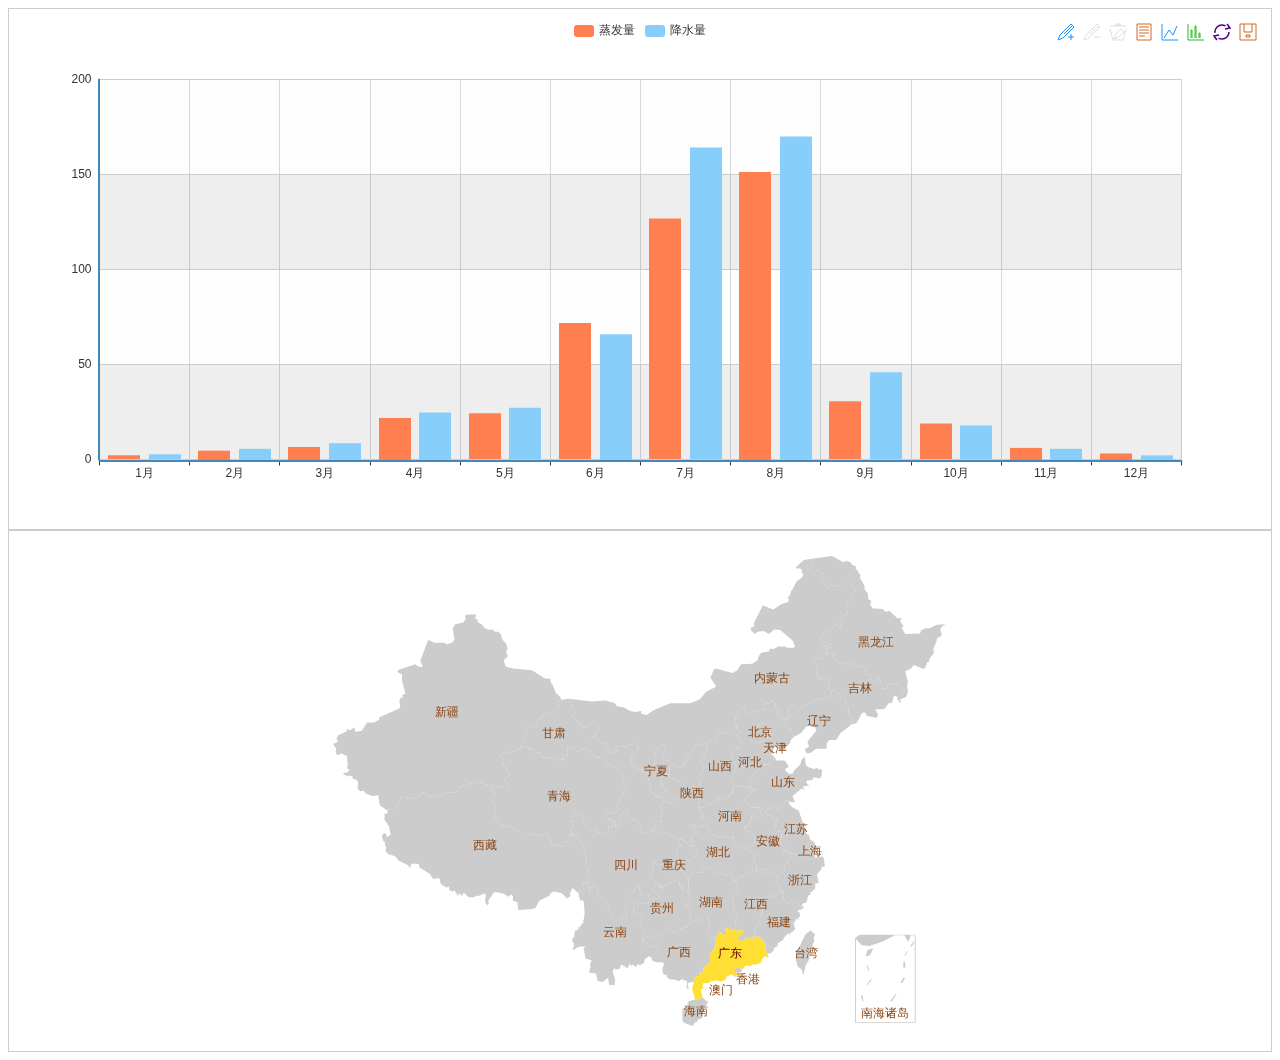
<file: static/echarts-2.2.7/doc/example/www/index.html>
﻿<!DOCTYPE html>
<html lang="en">
<head>
    <meta charset="utf-8">
    <title>ECharts</title>
</head>

<body>
    <!--Step:1 Prepare a dom for ECharts which (must) has size (width & hight)-->
    <!--Step:1 为ECharts准备一个具备大小（宽高）的Dom-->
    <div id="main" style="height:500px;border:1px solid #ccc;padding:10px;"></div>
    <div id="mainMap" style="height:500px;border:1px solid #ccc;padding:10px;"></div>
    
    <!--Step:2 Import echarts.js-->
    <!--Step:2 引入echarts.js-->
    <script src="js/echarts.js"></script>
    
    <script type="text/javascript">
    // Step:3 conifg ECharts's path, link to echarts.js from current page.
    // Step:3 为模块加载器配置echarts的路径，从当前页面链接到echarts.js，定义所需图表路径
    require.config({
        paths: {
            echarts: './js'
        }
    });
    
    // Step:4 require echarts and use it in the callback.
    // Step:4 动态加载echarts然后在回调函数中开始使用，注意保持按需加载结构定义图表路径
    require(
        [
            'echarts',
            'echarts/chart/bar',
            'echarts/chart/line',
            'echarts/chart/map'
        ],
        function (ec) {
            //--- 折柱 ---
            var myChart = ec.init(document.getElementById('main'));
            myChart.setOption({
                tooltip : {
                    trigger: 'axis'
                },
                legend: {
                    data:['蒸发量','降水量']
                },
                toolbox: {
                    show : true,
                    feature : {
                        mark : {show: true},
                        dataView : {show: true, readOnly: false},
                        magicType : {show: true, type: ['line', 'bar']},
                        restore : {show: true},
                        saveAsImage : {show: true}
                    }
                },
                calculable : true,
                xAxis : [
                    {
                        type : 'category',
                        data : ['1月','2月','3月','4月','5月','6月','7月','8月','9月','10月','11月','12月']
                    }
                ],
                yAxis : [
                    {
                        type : 'value',
                        splitArea : {show : true}
                    }
                ],
                series : [
                    {
                        name:'蒸发量',
                        type:'bar',
                        data:[2.0, 4.9, 7.0, 23.2, 25.6, 76.7, 135.6, 162.2, 32.6, 20.0, 6.4, 3.3]
                    },
                    {
                        name:'降水量',
                        type:'bar',
                        data:[2.6, 5.9, 9.0, 26.4, 28.7, 70.7, 175.6, 182.2, 48.7, 18.8, 6.0, 2.3]
                    }
                ]
            });
            
            // --- 地图 ---
            var myChart2 = ec.init(document.getElementById('mainMap'));
            myChart2.setOption({
                tooltip : {
                    trigger: 'item',
                    formatter: '{b}'
                },
                series : [
                    {
                        name: '中国',
                        type: 'map',
                        mapType: 'china',
                        selectedMode : 'multiple',
                        itemStyle:{
                            normal:{label:{show:true}},
                            emphasis:{label:{show:true}}
                        },
                        data:[
                            {name:'广东',selected:true}
                        ]
                    }
                ]
            });
        }
    );
    </script>
</body>
</html>
</file>
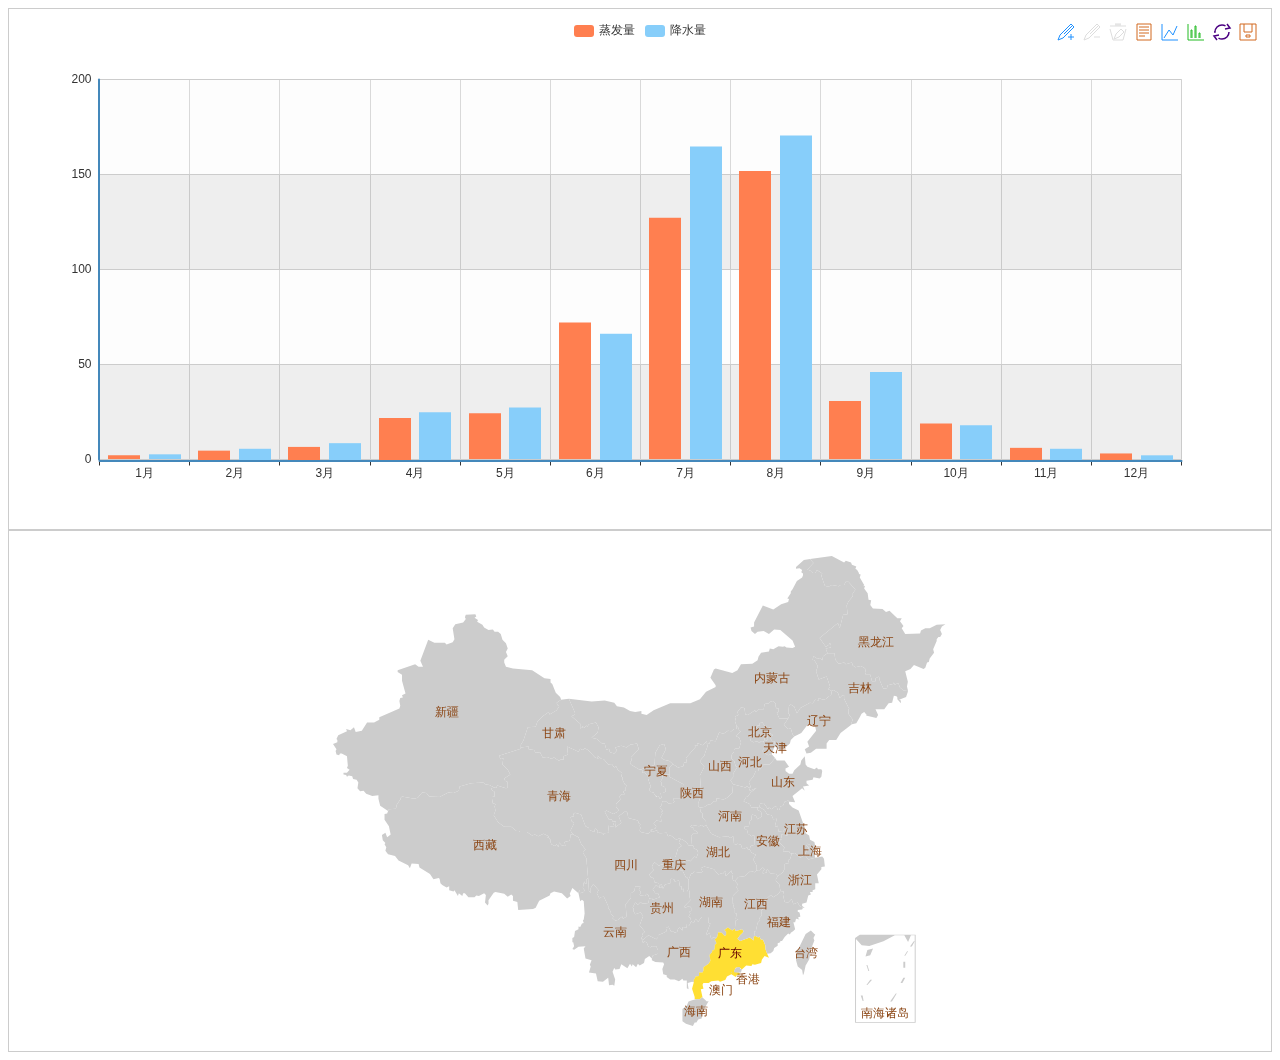
<file: static/echarts-2.2.7/doc/example/www2/index.html>
﻿<!DOCTYPE html>
<html lang="en">
<head>
    <meta charset="utf-8">
    <title>ECharts</title>
</head>
<body>
    <!--Step:1 Prepare a dom for ECharts which (must) has size (width & hight)-->
    <!--Step:1 为ECharts准备一个具备大小（宽高）的Dom-->
    <div id="main" style="height:500px;border:1px solid #ccc;padding:10px;"></div>
    <div id="mainMap" style="height:500px;border:1px solid #ccc;padding:10px;"></div>

    <!--Step:2 Import echarts-all.js-->
    <!--Step:2 引入echarts-all.js-->
    <script src="js/echarts-all.js"></script>
    
    <script type="text/javascript">
        // Step:3 echarts & zrender as a Global Interface by the echarts-plain.js.
        // Step:3 echarts和zrender被echarts-plain.js写入为全局接口
        var myChart = echarts.init(document.getElementById('main'));
        myChart.setOption({
            tooltip : {
                trigger: 'axis'
            },
            legend: {
                data:['蒸发量','降水量']
            },
            toolbox: {
                show : true,
                feature : {
                    mark : {show: true},
                    dataView : {show: true, readOnly: false},
                    magicType : {show: true, type: ['line', 'bar']},
                    restore : {show: true},
                    saveAsImage : {show: true}
                }
            },
            calculable : true,
            xAxis : [
                {
                    type : 'category',
                    data : ['1月','2月','3月','4月','5月','6月','7月','8月','9月','10月','11月','12月']
                }
            ],
            yAxis : [
                {
                    type : 'value',
                    splitArea : {show : true}
                }
            ],
            series : [
                {
                    name:'蒸发量',
                    type:'bar',
                    data:[2.0, 4.9, 7.0, 23.2, 25.6, 76.7, 135.6, 162.2, 32.6, 20.0, 6.4, 3.3]
                },
                {
                    name:'降水量',
                    type:'bar',
                    data:[2.6, 5.9, 9.0, 26.4, 28.7, 70.7, 175.6, 182.2, 48.7, 18.8, 6.0, 2.3]
                }
            ]
        });
        
        // --- 地图 ---
        var myChart2 = echarts.init(document.getElementById('mainMap'));
        myChart2.setOption({
            tooltip : {
                trigger: 'item',
                formatter: '{b}'
            },
            series : [
                {
                    name: '中国',
                    type: 'map',
                    mapType: 'china',
                    selectedMode : 'multiple',
                    itemStyle:{
                        normal:{label:{show:true}},
                        emphasis:{label:{show:true}}
                    },
                    data:[
                        {name:'广东',selected:true}
                    ]
                }
            ]
        });
    </script>
</body>
</html>
</file>
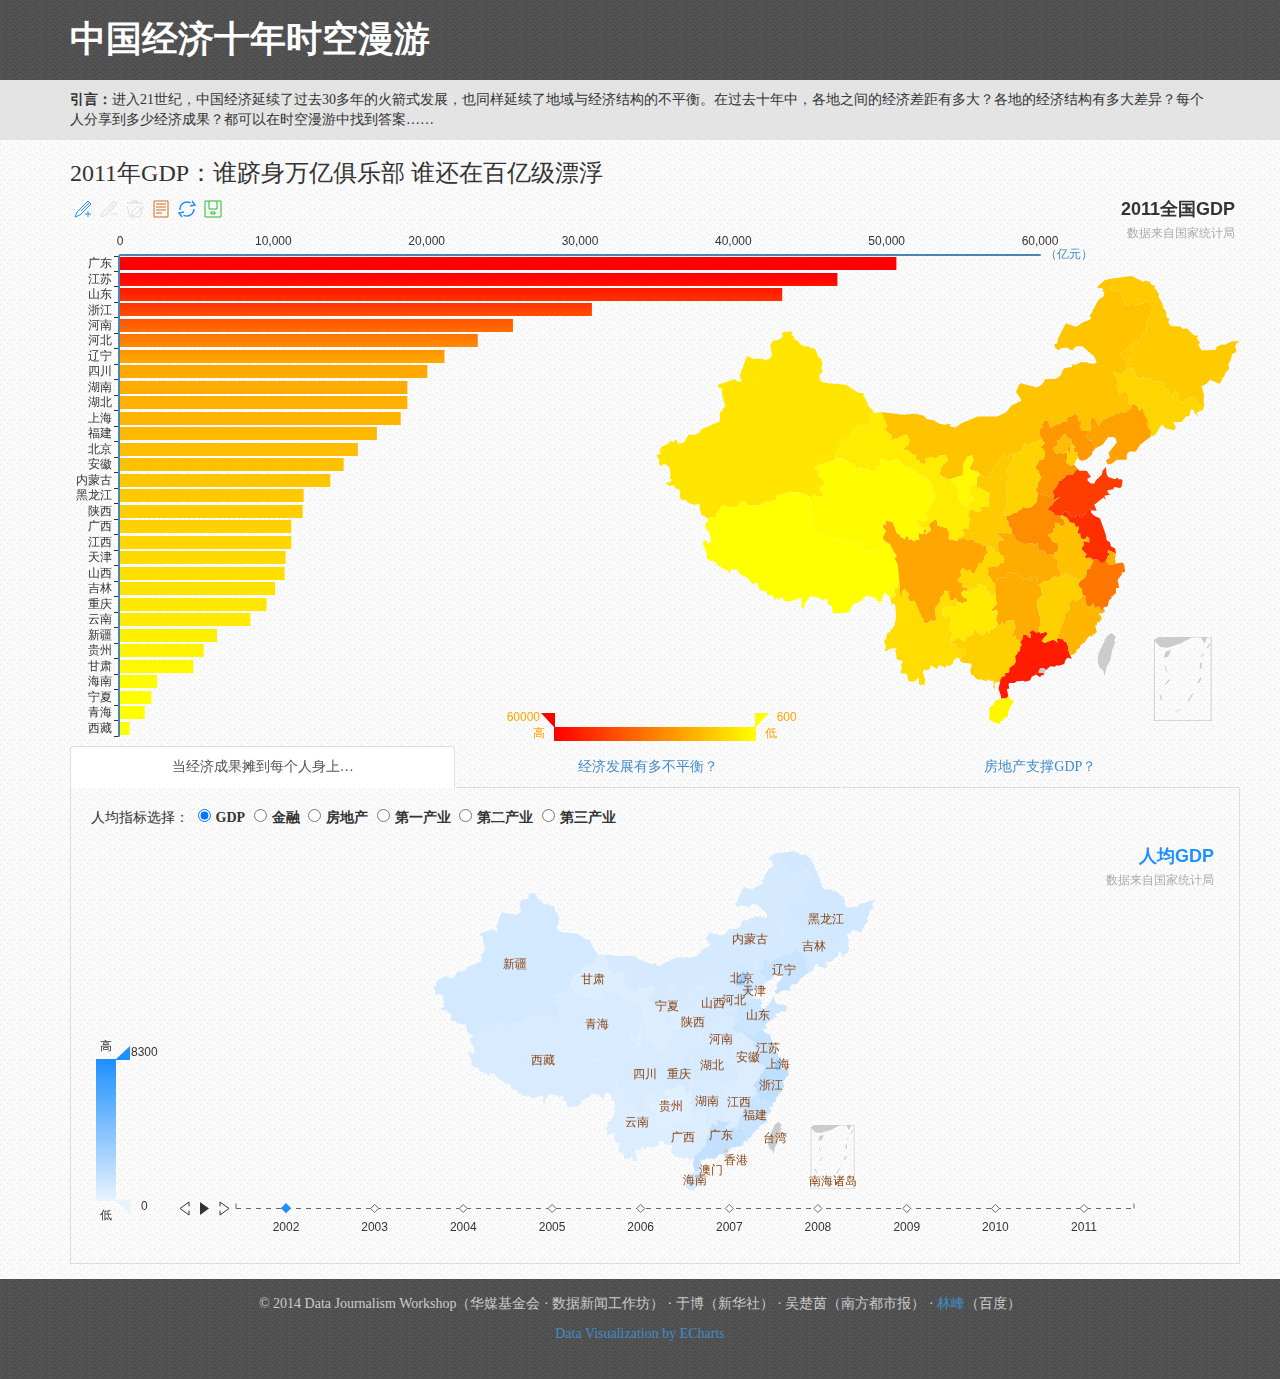
<file: static/echarts-2.2.7/doc/example/topic/10-me-china/index.html>
﻿<!DOCTYPE html>
<html lang="en">
<head>
    <meta charset="utf-8">
    <title>中国经济十年时空漫游</title>
    <meta name="viewport" content="width=device-width, initial-scale=1.0">
    <meta name="description" content="China">
    <meta name="author" content="kener.linfeng@gmail.com">

    <link href="../../../asset/css/bootstrap.css" rel="stylesheet">
    <link href="../../../asset/css/bootstrap-responsive.css" rel="stylesheet">
    <link rel="shortcut icon" href="../../../asset/ico/favicon.png">
    <style type="text/css">
        * {
            font-family: "Microsoft YaHei" !important;
        }
        body{
            background-image: url(../../../asset/img/groovepaper.png);
            background-repeat: repeat;    
        }
        header {
            background-image: url(../../../asset/img/tweed.png);
            background-repeat: repeat;
        }
        h1 {
            color: #FFF;
            font-weight : bolder;
            margin:20px 0;
        }
        section {
            background-image: url(../../../asset/img/ticks.png);
            background-repeat: repeat;
            padding: 10px;
        }
        footer {
            height: 100px;
            background-image: url(../../../asset/img/tweed.png);
            background-repeat: repeat;
            font-size: 14px;
            color: #CCC;
            text-align: center;
            padding-top: 15px;
            margin-top:15px;
        }
        .nav.nav-tabs.nav-justified {
            margin-bottom:0;
        }
        .ctrl-wrap {
            padding:5px 20px 20px 20px;
            text-align: center;
        }
        .ctrl-content .btn{
            width: 7%;
        }
        .tab-content {
            padding:20px;
            border: 1px solid #dddddd;
            border-top: 0px;
        }
        .g2wrap {
            height:300px;
            width:33%;
            float:left;
        }
        input[type="radio"] {
            margin: -5px 5px 0;
        }
        label {
            display: inline-block;
            margin-bottom: 5px;
            font-weight: bold;
        }
        footer a:hover {
            color:#62C462
        }
    </style>
</head>

<body>
    <!-- HEADER -->
    <header>
        <div class="container">
            <h1>中国经济十年时空漫游</h1>
        </div>
    </header>
    <section>
        <div class="container">
            <strong>引言：</strong>进入21世纪，中国经济延续了过去30多年的火箭式发展，也同样延续了地域与经济结构的不平衡。在过去十年中，各地之间的经济差距有多大？各地的经济结构有多大差异？每个人分享到多少经济成果？都可以在时空漫游中找到答案……
        </div>
    </section>
    <div class="container">
        <!-- CONTAINER -->
        <div class="row">
            <div id="overview" class="span12">
                <h3>2011年GDP：谁跻身万亿俱乐部 谁还在百亿级漂浮</h3>
                <!--p>1949年中华人民共和国成立之前，中国犹如一个极度贫弱的巨人，近5亿人口，960万平方公里国土的国家，全国主要工业品最高年产量仅为：纱44.5万吨，布27.9亿米，原煤6188万吨，发电量60亿千瓦小时；粮食最高年产量也只有1.5亿吨，棉花84.9万吨。此为新中国经济发展的起步点。</p>
                <p>通过有计划地进行大规模的经济建设，50余年后的今天，中国已成为世界上最具有发展潜力的经济大国之一，人民生活也整体达到小康水平。从1953年到2005年，中国已陆续完成十个“五年计划”，并取得举世瞩目的成就，为国民经济的发展打下了坚实基础；而1979年以来的改革开放，则使中国经济得到前所未有的快速增长。进入二十一世纪后，中国经济继续保持稳步高速增长，2006年，国内生产总值超过20万亿元，增长速度达10.7%。</p-->
                <div id="g0" style="height:550px"></div>
            </div>
            <div id="graphic" class="span12">
                <!-- Nav tabs -->
                <ul class="nav nav-tabs nav-justified">
                  <li class="active">
                      <a id = "tab1" href="#main1" data-toggle="tab">当经济成果摊到每个人身上…</a></li>
                  <li><a id = "tab2" href="#main2" data-toggle="tab">经济发展有多不平衡？</a></li>
                  <li><a id = "tab3" href="#main3" data-toggle="tab">房地产支撑GDP？</a></li>
                </ul>
                <!-- Tab panes -->
                <div class="tab-content">
                    <div class="tab-pane active" id="main1">
                        <p>人均指标选择：
                            <label>
                                <input type="radio" name="optionsRadios" id="optionsRadios1" value="GDP" checked>GDP
                            </label>
                            <label>
                                <input type="radio" name="optionsRadios" id="optionsRadios2" value="Financial">金融
                            </label>
                            <label>
                                <input type="radio" name="optionsRadios" id="optionsRadios3" value="Estate">房地产
                            </label>
                            <label>
                                <input type="radio" name="optionsRadios" id="optionsRadios4" value="PI">第一产业
                            </label>
                            <label>
                                <input type="radio" name="optionsRadios" id="optionsRadios5" value="SI">第二产业
                            </label>
                            <label>
                                <input type="radio" name="optionsRadios" id="optionsRadios6" value="TI">第三产业
                            </label>
                        </p>
                        <div id="g1" style="height:400px"></div>
                        <!--ul>
                            <li>从总量上看，中国的GDP 已经名列世界前矛，GDP 总量占世界的总量接近4%.但是中国的问题最复杂的就是有13亿人口，按照中国的人均水平我们和这些发达国家的距离就大了，到去年我们人均完成的GDP 为1200多美元，这在世界上排的位置按人均水平算大概是一个什么发展阶段呢？</li>
                            <li>世界银行关于发展阶段有一个粗线条的划分：</li>
                                <ol>
                                    <li>一个国家人均GDP 的水平如果是在280美元以下，称为低收入的穷国</li>
                                    <li>一个国家的人均GDP 达到1000美元左右，叫下中等收入的发展中国家，指这个国家摆脱了贫困的陷阱，进入了经济起飞、工业化加速的时期</li>
                                    <li>如果到1600美元，叫中等收入的发展中国家</li>
                                    <li>如果到3000美元，叫上中等收入的发展中国家</li>
                                    <li>如果到了8000美元以上，叫高收入的发展中国家，指该国家以工业化为内容的现代化完成了，即所谓的现代的新兴工业化国家，再往上发展就叫后工业化时代，再做细分为中等发达国家和主要的最发达国家</li>
                                </ol>
                            <li>1978年我国人均GDP 是379元人民币，折算成美元为100美元多一点，在当时世界190多个国家排序中我国和当时著名的穷国扎依尔并列100多位，可以说是一个标准的穷国，经过二十几年改革开放的努力，我们实现了经济发展上的一个历史阶段性的突破，我们从最穷的国家上升到了1200多美元，被称为下中等收入的发展中国家，这个阶段转变的速度快不快？</li>
                        </ul-->
                    </div>
                    <div class="tab-pane" id="main2">
                        <div class="ctrl-wrap">
                            <div class="ctrl-content">
                                <button type="button" class="btn btn-success" id="2002">2002</button>
                                <button type="button" class="btn btn-info" id="2003">2003</button>
                                <button type="button" class="btn btn-info" id="2004">2004</button>
                                <button type="button" class="btn btn-info" id="2005">2005</button>
                                <button type="button" class="btn btn-info" id="2006">2006</button>
                                <button type="button" class="btn btn-info" id="2007">2007</button>
                                <button type="button" class="btn btn-info" id="2008">2008</button>
                                <button type="button" class="btn btn-info" id="2009">2009</button>
                                <button type="button" class="btn btn-info" id="2010">2010</button>
                                <button type="button" class="btn btn-info" id="2011">2011</button>
                            </div>
                        </div>
                        <div id="g20" class="g2wrap"></div>
                        <div id="g21" class="g2wrap"></div>
                        <div id="g22" class="g2wrap"></div>
                        <div id="g23" class="g2wrap"></div>
                        <div id="g24" class="g2wrap"></div>
                        <div id="g25" class="g2wrap"></div>
                        <!--ul style="padding-top:15px;clear:both">
                            <li>衡量一个国家经济发展水平的方法的指标体系现在很有争议，但无论怎么争议，用GDP这个指标从数量方面来体现一个国家经济发展已经达到的水平，尽管有它的荒谬性和局限性，但也有其不可或缺性、不可替代性。</li>
                            <li>今天我们主要从GDP水平上来看一下中国经济发展大体上现在达到的阶段。十三万六千多亿人民币按照我们现在大体上所说的1比8.3的官汇折算大约一万六千多亿美元，这样一个发展水平、总量规模在世界上大体处于什么位置呢？</li>
                            <li>我国是排在世界第六位，第一位是美国，其完成GDP的数量在数值上和我国比较接近，是十二万多亿，不同的是计量单位不一样，它是美元，我国是人民币，我国大概相当于美国的八分之一，美国GDP 占世界总量三分之一左右，最高年份达到世界总量的32%，去年大概占28%，第二位是日本，日本大概五万多亿，第三位是德国，第四位是英国，第五位是法国，如果没有意外的话经过第十一个五年计划后估计中国在总量上超过法国应该是问题不大。 </li>
                        </ul-->
                        <p style="clear:both"></p>
                    </div>
                    <div class="tab-pane" id="main3">
                        <div id="g3" style="height:400px"></div>
                        <p><i>*GDP与房地产的关系、与金融业的关系，房地产与金融业的关系，第一、二、三产业间的关系……任何两项或多项数据间均可进行比较。</i></p>
                        <!--ul>
                            <li>衡量一个国家经济发展水平的方法的指标体系现在很有争议，但无论怎么争议，用GDP这个指标从数量方面来体现一个国家经济发展已经达到的水平，尽管有它的荒谬性和局限性，但也有其不可或缺性、不可替代性。</li>
                            <li>今天我们主要从GDP水平上来看一下中国经济发展大体上现在达到的阶段。十三万六千多亿人民币按照我们现在大体上所说的1比8.3的官汇折算大约一万六千多亿美元，这样一个发展水平、总量规模在世界上大体处于什么位置呢？</li>
                            <li>我国是排在世界第六位，第一位是美国，其完成GDP的数量在数值上和我国比较接近，是十二万多亿，不同的是计量单位不一样，它是美元，我国是人民币，我国大概相当于美国的八分之一，美国GDP 占世界总量三分之一左右，最高年份达到世界总量的32%，去年大概占28%，第二位是日本，日本大概五万多亿，第三位是德国，第四位是英国，第五位是法国，如果没有意外的话经过第十一个五年计划后估计中国在总量上超过法国应该是问题不大。 </li>
                        </ul-->
                    </div>
                </div>
            </div><!--/span-->
        </div><!--/row-->
    </div>
    <!-- FOOTER -->
    <footer>
      <p>&copy; 2014 Data Journalism Workshop（华媒基金会 &middot; 数据新闻工作坊） &middot; 于博（新华社）  &middot; 吴楚茵（南方都市报）  &middot; <a href="http://weibo.com/kenerlinfeng" target="_blank">林峰</a>（百度）</p>
      <p><a href="http://echarts.baidu.com" target="_blank">Data Visualization by ECharts</a></p>
    </footer>

    <script src="../../../asset/js/jquery.js"></script>
    <script src="../../../asset/js/bootstrap-transition.js"></script>
    <script src="../../../asset/js/bootstrap-alert.js"></script>
    <script src="../../../asset/js/bootstrap-modal.js"></script>
    <script src="../../../asset/js/bootstrap-dropdown.js"></script>
    <script src="../../../asset/js/bootstrap-scrollspy.js"></script>
    <script src="../../../asset/js/bootstrap-tab.js"></script>
    <script src="../../../asset/js/bootstrap-tooltip.js"></script>
    <script src="../../../asset/js/bootstrap-popover.js"></script>
    <script src="../../../asset/js/bootstrap-button.js"></script>
    <script src="../../../asset/js/bootstrap-collapse.js"></script>
    <script src="../../../asset/js/bootstrap-carousel.js"></script>
    <script src="../../../asset/js/bootstrap-typeahead.js"></script>
    <!-- core -->
    <script src="../../www/js/echarts.js"></script>
    <script src="./js/data-formatter.js"></script>
    <script src="./js/data-a-china.js"></script>
    <script src="./js/data-china.js"></script>
    <script src="./js/option0.js"></script>
    <script src="./js/option1.js"></script>
    <script src="./js/option2.js"></script>
    <script src="./js/option3.js"></script>
    <script src="./js/djws.js"></script>
</body>
</html>
</file>
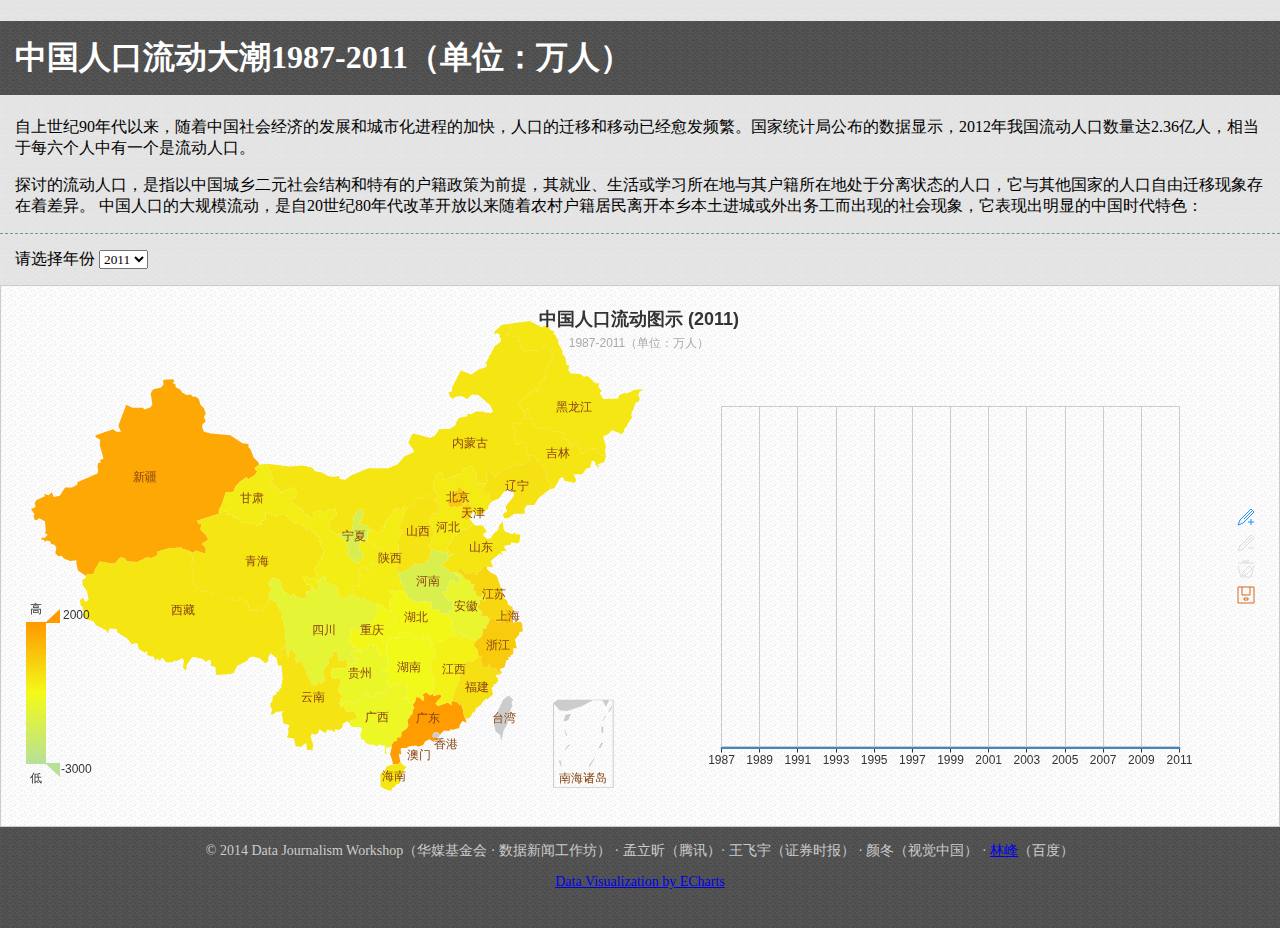
<file: static/echarts-2.2.7/doc/example/topic/24-population-china/index.html>
<!DOCTYPE html>
<html lang="en">
<head>
<meta http-equiv="Content-Type" content="text/html; charset=UTF-8" />
<link rel="shortcut icon" href="../../../asset/ico/favicon.png">
<title>中国人口流动大潮</title>
<style type="text/css">
* {
    font-family: "Microsoft YaHei" !important;
}
h1 {
    font-family: "Microsoft YaHei";
    font-weight: bold;
    color: #FFF;
    background-color: #000;
    border: 5px none #000;
    background-image: url(../../../asset/img/tweed.png);
    background-repeat: repeat;
    padding-right: 15px;
    padding-bottom: 15px;
    padding-left: 15px;
    padding-top: 15px;
}

p {
    padding: 0 15px;
}
    
.select_box {
    border-top-width: 1px;
    border-top-style: dashed;
    border-top-color: #699;
    padding-top: 15px;
    padding-bottom: 15px;
    padding-right: 15px;
    padding-left: 15px;
}
body {
    background-image: url(../../../asset/img/ticks.png);
    background-repeat: repeat;
    margin-left: 0px;
    margin-top: 0px;
    margin-right: 0px;
    margin-bottom: 0px;
}

#main{
    background-image: url(../../../asset/img/groovepaper.png);
    background-repeat: repeat;    
    }

.footer {
    height: 100px;
    background-image: url(../../../asset/img/tweed.png);
    background-repeat: repeat;
    font-family: "Microsoft YaHei";
    font-size: 14px;
    color: #CCC;
    text-align: center;
    padding-top: 1px;
}
.footer a:hover {
    color:#62C462
}
</style>
</head>

<body>
<h1>中国人口流动大潮1987-2011（单位：万人）</h1>
<p>自上世纪90年代以来，随着中国社会经济的发展和城市化进程的加快，人口的迁移和移动已经愈发频繁。国家统计局公布的数据显示，2012年我国流动人口数量达2.36亿人，相当于每六个人中有一个是流动人口。</p>
<p>探讨的流动人口，是指以中国城乡二元社会结构和特有的户籍政策为前提，其就业、生活或学习所在地与其户籍所在地处于分离状态的人口，它与其他国家的人口自由迁移现象存在着差异。
中国人口的大规模流动，是自20世纪80年代改革开放以来随着农村户籍居民离开本乡本土进城或外出务工而出现的社会现象，它表现出明显的中国时代特色：</p>
<div class="select_box"><form id="form1" name="form1" method="post" action="">
  <label for="year">请选择年份</label>
  <select name="year" id="year">
    <option>1987</option>
    <option>1988</option>
    <option>1989</option>
    <option>1990</option>
    <option>1991</option>
    <option>1992</option>
    <option>1993</option>
    <option>1994</option>
    <option>1995</option>
    <option>1996</option>
    <option>1997</option>
    <option>1998</option>
    <option>1999</option>
    <option>2000</option>
    <option>2001</option>
    <option>2002</option>
    <option>2003</option>
    <option>2004</option>
    <option>2005</option>
    <option>2006</option>
    <option>2007</option>
    <option>2008</option>
    <option>2009</option>
    <option>2010</option>
    <option selected="selected">2011</option>
  </select>
</form></div>

<div id="main" style="height:500px;border:1px solid #ccc;padding:20px;"></div>
    <script src="../../www/js/echarts.js"></script>
    <script src="js/data-people.js"></script>
    <script type="text/javascript">
    require.config({
        paths:{ 
            echarts: '../../www/js'
        }
    });
    var myChart;
    var colorList;
    require(
        [
            'echarts',
            'echarts/chart/bar',
            'echarts/chart/line',
            'echarts/chart/map'
        ],
        function (ec) {
            colorList = require('zrender/tool/color').getGradientColors(
                ['red','yellow','lightskyblue'], 10
            );
            //console.log(colorList)
            myChart = ec.init(document.getElementById('main'));
            //myChart.setOption(option);
            yearSelector.onchange();
            window.onresize = myChart.resize;
            var ecConfig = require('echarts/config');
            myChart.on(ecConfig.EVENT.MAP_SELECTED, mapSelected);
        }
    );
    
    var selected;
    function mapSelected(param){
        selected = param.selected;
        var mapSeries = option.series[0];
        var data = [];
        var legendData = [];
        var legendData = [];
        var name;
        option.series = option.series.slice(0,1);
        for (var p = 0, len = mapSeries.data.length; p < len; p++) {
            name = mapSeries.data[p].name;
            mapSeries.data[p].selected = selected[name];
            if (selected[name]) {
                //option.yAxis[0].name = name + ' 人口流动情况';
                var tarIdx;
                for (var i = 0, l = pList.length; i < l; i++) {
                    if (pList[i] == name) {
                        tarIdx = i;
                        break;
                    }
                }
                for (var i = 1987; i <= 2011; i++) {
                    data.push(dataPeople[i][tarIdx]);
                }
                option.series.push({
                    name : name,
                    type:'line',
                    tooltip: {
                        trigger: 'axis'
                    },
                    data: data
                });
                legendData.push(name);
                data = [];
            }
        }
        //option.series[1].data = data;
        option.legend.data = legendData;
        myChart.setOption(option, true);
    }
    
    var yearSelector = document.getElementById('year');
    yearSelector.onchange = function (e){
        var curYear = yearSelector.selectedOptions[0].innerHTML;
        option.title.text = '中国人口流动图示 (' + curYear + ')';
        var max = dataPeople[curYear + 'max'];
        var min = dataPeople[curYear + 'min'];
        var gap = (max - min) / 5;
        /*
        var legendData = [
            Math.round(min + 4 * gap) + '以上',
            Math.round(min + 3 * gap) + ' ~' + Math.round(min + 4 * gap),
            Math.round(min + 2 * gap) + ' ~' + Math.round(min + 3 * gap),
            Math.round(min + gap) + ' ~' + Math.round(min + 2 * gap),
            Math.round(min + gap) + '以下',
        ];
        option.legend.data = legendData;
        */
        option.dataRange.max = max;
        option.dataRange.min = min;
        if (min >= 0) {
            //双正
            option.dataRange.color = [colorList[0], colorList[10]];
            /*
            option.color = require('zrender/tool/color').getStepColors(
                colorList[0], colorList[10], 5
            )
            */
            //option.color = [colorList[0], colorList[2], colorList[4], colorList[7], colorList[10]];
        }
        else if (max >= 0 && min <= 0) {
            //正负
            var first = Math.round(10 - max / (max - min) * 10);
            var end = Math.round(min / (min - max) * 10 + 10);
            option.dataRange.color = [
                colorList[first], 
                colorList[Math.round((end - first) / 2 + first)],
                colorList[end]
            ];
            //console.log(first,end);
            /*
            option.color = [
                colorList[first], colorList[first + 2], 
                option.dataRange.color[1], 
                colorList[end - 2], colorList[end]
            ];
            */
        }
        else {
            //双负
            option.dataRange.color = [colorList[11], colorList[20]];
            /*
            option.color = require('zrender/tool/color').getStepColors(
                colorList[11], colorList[20], 5
            )
            */
            //option.color = [colorList[11], colorList[13], colorList[15], colorList[17], colorList[20]];
        }
        //console.log(option.color,option.dataRange.color)
        
        option.series[0].data = dataPeople[curYear];
        /*
        for (var i = 0; i <= 4; i++) {
            option.series[i + 1].name = legendData[i];
        }
        */
        if (selected) {
            mapSelected({selected:selected});
        }
        else{
            myChart.setOption(option, true);
        }
    }
    </script>
<div class="footer">
    <p>&copy; 2014 Data Journalism Workshop（华媒基金会 &middot; 数据新闻工作坊） &middot; 孟立昕（腾讯）&middot; 王飞宇（证券时报） &middot; 颜冬（视觉中国） &middot; <a href="http://weibo.com/kenerlinfeng" target="_blank">林峰</a>（百度）</p> 
    <p><a href="http://echarts.baidu.com" target="_blank">Data Visualization by ECharts</a></p>
</div>
</body>
</html>
</file>
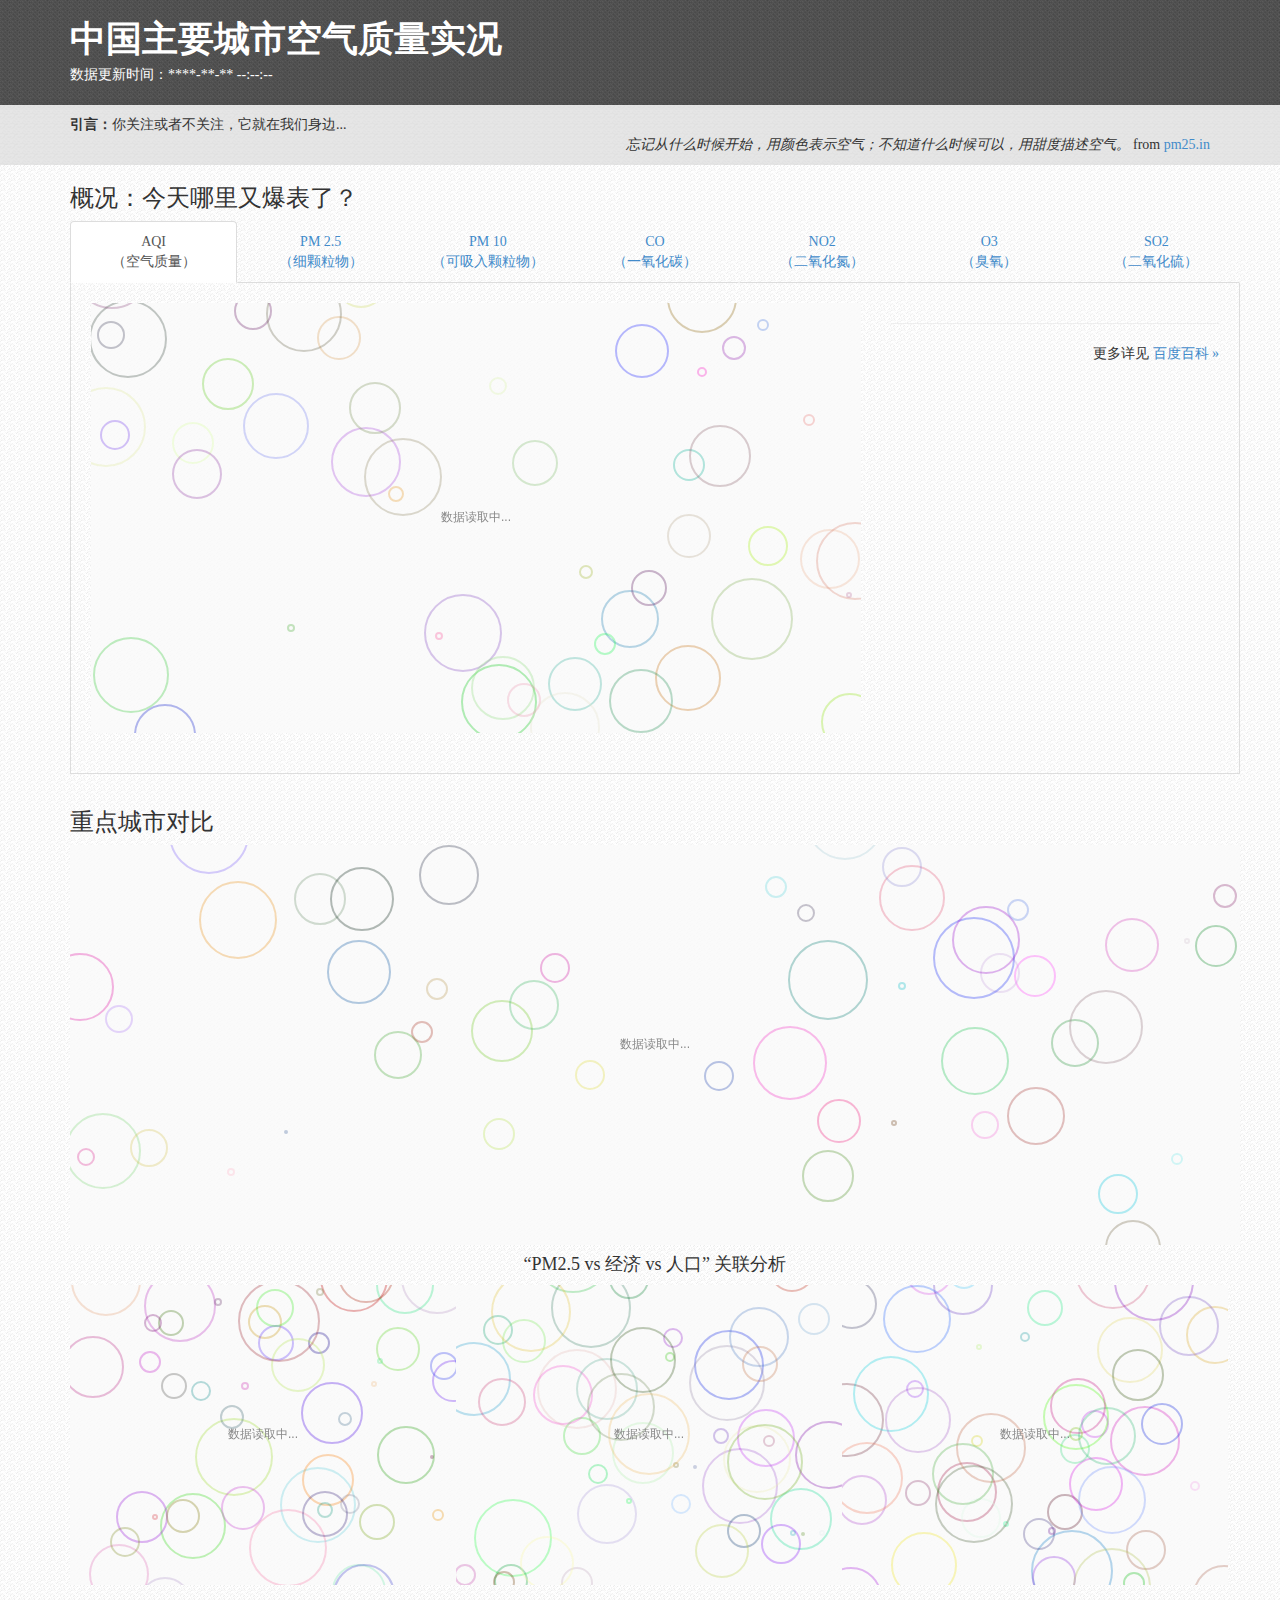
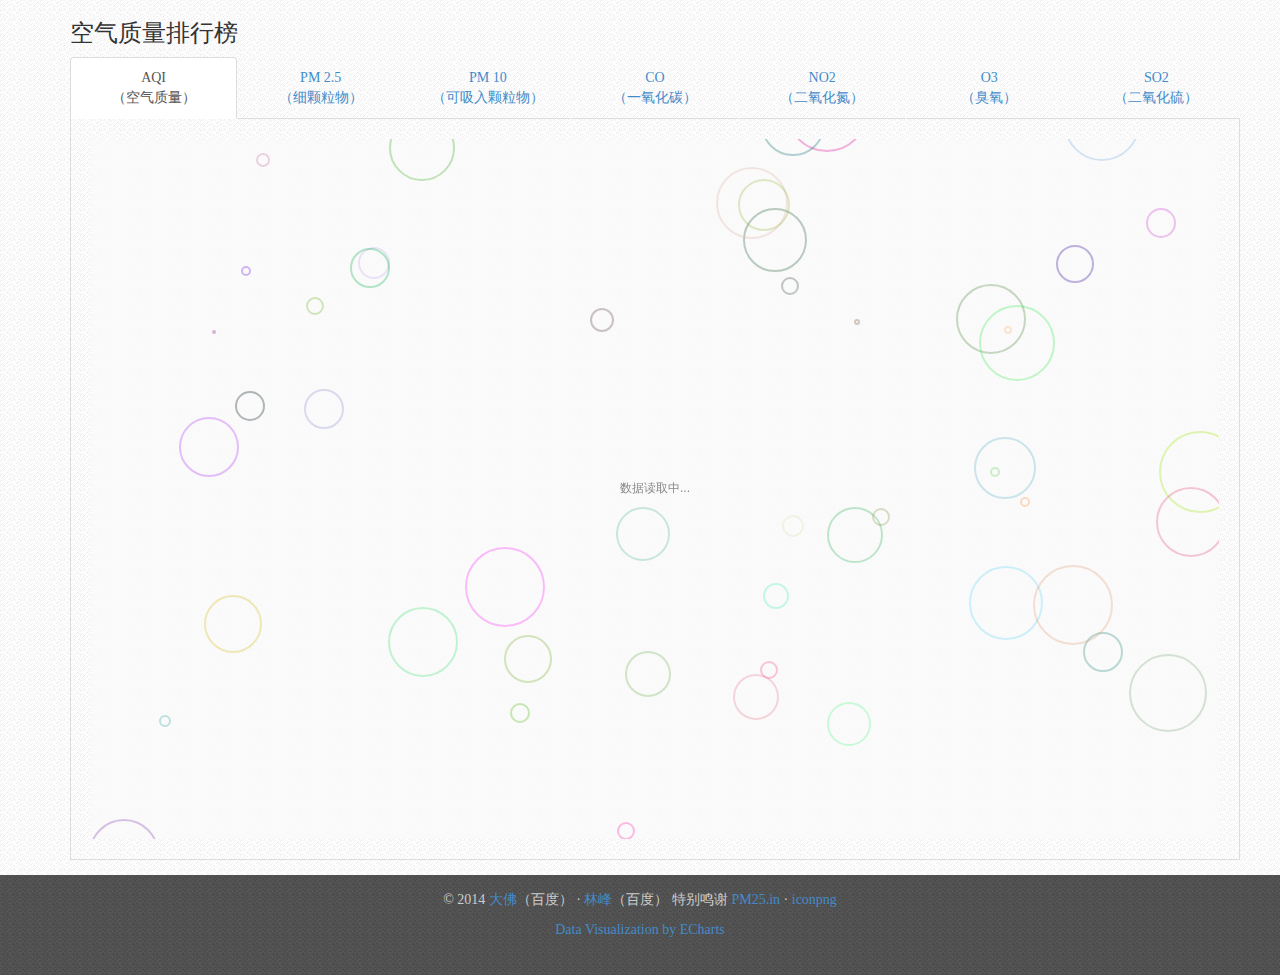
<file: static/echarts-2.2.7/doc/example/topic/aqi-china/index.html>
﻿<!DOCTYPE html>
<html lang="en">
<head>
    <meta charset="utf-8">
    <title>中国城市空气质量实况</title>
    <meta name="viewport" content="width=device-width, initial-scale=1.0">
    <meta name="description" content="China">
    <meta name="author" content="kener.linfeng@gmail.com">

    <link href="../../../asset/css/bootstrap.css" rel="stylesheet">
    <link href="../../../asset/css/bootstrap-responsive.css" rel="stylesheet">
    <link rel="shortcut icon" href="../../../asset/ico/favicon.png">
    <style type="text/css">
        * {
            font-family: "Microsoft YaHei" !important;
        }
        body{
            background-image: url(../../../asset/img/groovepaper.png);
            background-repeat: repeat;    
        }
        header {
            background-image: url(../../../asset/img/tweed.png);
            background-repeat: repeat;
        }
        h1 {
            color: #FFF;
            font-weight : bolder;
            margin:20px 0 5px 0;
        }
        header p {
            color: #FFF;
            margin-bottom: 20px;
        }
        section {
            background-image: url(../../../asset/img/ticks.png);
            background-repeat: repeat;
            padding: 10px;
        }
        footer {
            height: 100px;
            background-image: url(../../../asset/img/tweed.png);
            background-repeat: repeat;
            font-size: 14px;
            color: #CCC;
            text-align: center;
            padding-top: 15px;
            margin-top:15px;
        }
        .nav.nav-tabs.nav-justified {
            margin-bottom:0;
        }
        .ctrl-wrap {
            padding:20px 20px 0 20px;
            text-align: center;
            border-left: 1px solid #dddddd;
            border-right: 1px solid #dddddd;
        }
        .ctrl-content .btn{
            width: 7%;
        }
        .tab-content {
            padding:20px;
            border: 1px solid #dddddd;
            border-top: 0px;
        }
        .g2wrap {
            height:300px;
            width:33%;
            float:left;
        }
        input[type="radio"] {
            margin: -5px 5px 0;
        }
        label {
            display: inline-block;
            margin-bottom: 5px;
            font-weight: bold;
        }
        footer a:hover {
            color:#62C462
        }
    </style>
</head>

<body>
    <!-- HEADER -->
    <header>
        <div class="container">
            <h1>中国主要城市空气质量实况</h1>
            <p>数据更新时间：<span id="time">****-**-** --:--:--</span></p>
        </div>
    </header>
    <section>
        <div class="container">
            <strong>引言：</strong>你关注或者不关注，它就在我们身边...
            <div style="text-align: right"><i>忘记从什么时候开始，用颜色表示空气；不知道什么时候可以，用甜度描述空气。</i> from <a href="http://www.pm25.in/" target="_blank">pm25.in</a></div>
        </div>
    </section>
    <div class="container">
        <!-- CONTAINER -->
        <div class="row">
            <div id="overview" class="span12">
                <h3>概况：今天哪里又爆表了？</h3>
                <!-- Nav tabs -->
                <ul class="nav nav-tabs nav-justified">
                    <li class="active">
                        <a id = "o-aqi" href="#main0" data-toggle="tab">AQI<br/>（空气质量）</a></li>
                    <li><a id = "o-pm25" href="#main0" data-toggle="tab">PM 2.5<br/>（细颗粒物）</a></li>
                    <li><a id = "o-pm10" href="#main0" data-toggle="tab">PM 10<br/>（可吸入颗粒物）</a></li>
                    <li><a id = "o-co" href="#main0" data-toggle="tab">CO<br/>（一氧化碳）</a></li>
                    <li><a id = "o-no2" href="#main0" data-toggle="tab">NO2<br/>（二氧化氮）</a></li>
                    <li><a id = "o-o3" href="#main0" data-toggle="tab">O3<br/>（臭氧）</a></li>
                    <li><a id = "o-so2" href="#main0" data-toggle="tab">SO2<br/>（二氧化硫）</a></li>
                </ul>
                <div class="tab-content" id="main0">
                    <div class="span8" style="margin:0 30px 0 0">
                        <div id="g0" style="height:430px"></div>
                    </div>
                    <div style="min-height:430px;">
                        <h4 id="overview-head"></h4><hr>
                        <p id="overview-content"></p>
                        <p style="text-align: right">更多详见 <a id="overview-link" target="_blank">百度百科 »</a></p>
                    </div>
                </div>
            </div>
            <div class="span12" style="margin-top:15px;">
                <h3>重点城市对比</h3>
                <div id="g1" style="height:400px"></div>
                <h4 style="text-align: center">“PM2.5 vs 经济 vs 人口” 关联分析</h4>
                <div id="g20" class="g2wrap"></div>
                <div id="g21" class="g2wrap"></div>
                <div id="g22" class="g2wrap"></div>
            </div>
            <div class="span12" style="margin-top:15px;">
                <h3>空气质量排行榜</h3>
                <!-- Nav tabs -->
                <ul class="nav nav-tabs nav-justified">
                    <li class="active">
                        <a id = "r-aqi" href="#main3" data-toggle="tab">AQI<br/>（空气质量）</a></li>
                    <li><a id = "r-pm25" href="#main3" data-toggle="tab">PM 2.5<br/>（细颗粒物）</a></li>
                    <li><a id = "r-pm10" href="#main3" data-toggle="tab">PM 10<br/>（可吸入颗粒物）</a></li>
                    <li><a id = "r-co" href="#main3" data-toggle="tab">CO<br/>（一氧化碳）</a></li>
                    <li><a id = "r-no2" href="#main3" data-toggle="tab">NO2<br/>（二氧化氮）</a></li>
                    <li><a id = "r-o3" href="#main3" data-toggle="tab">O3<br/>（臭氧）</a></li>
                    <li><a id = "r-so2" href="#main3" data-toggle="tab">SO2<br/>（二氧化硫）</a></li>
                </ul>
                <div class="tab-content" id="main3">
                    <div id="g3" style="height:700px"></div>
                </div>
            </div><!--/span-->
        </div><!--/row-->
    </div>
    <!-- FOOTER -->
    <footer>
      <p>&copy; 2014 <a href="http://weibo.com/wfsr" target="_blank">大佛</a>（百度）  &middot; <a href="http://weibo.com/kenerlinfeng" target="_blank">林峰</a>（百度） 特别鸣谢 <a href="http://www.pm25.in/" target="_blank">PM25.in</a> &middot; <a href="http://www.iconpng.com/" target="_blank">iconpng</a></p>
      <p><a href="http://echarts.baidu.com" target="_blank">Data Visualization by ECharts</a></p>
    </footer>

    <script src="../../../asset/js/jquery.js"></script>
    <script src="../../../asset/js/bootstrap-transition.js"></script>
    <script src="../../../asset/js/bootstrap-alert.js"></script>
    <script src="../../../asset/js/bootstrap-modal.js"></script>
    <script src="../../../asset/js/bootstrap-dropdown.js"></script>
    <script src="../../../asset/js/bootstrap-scrollspy.js"></script>
    <script src="../../../asset/js/bootstrap-tab.js"></script>
    <script src="../../../asset/js/bootstrap-tooltip.js"></script>
    <script src="../../../asset/js/bootstrap-popover.js"></script>
    <script src="../../../asset/js/bootstrap-button.js"></script>
    <script src="../../../asset/js/bootstrap-collapse.js"></script>
    <script src="../../../asset/js/bootstrap-carousel.js"></script>
    <script src="../../../asset/js/bootstrap-typeahead.js"></script>
    <!-- core -->
    <script src="../../www/js/echarts.js"></script>
    <script src="./js/option0.js"></script>
    <script src="./js/option1.js"></script>
    <script src="./js/option2.js"></script>
    <script src="./js/option3.js"></script>
    <script src="./js/china_city_geo.js"></script>
    <script src="./js/data.js"></script>
    <script src="./js/main.js"></script>
</body>
</html>
</file>
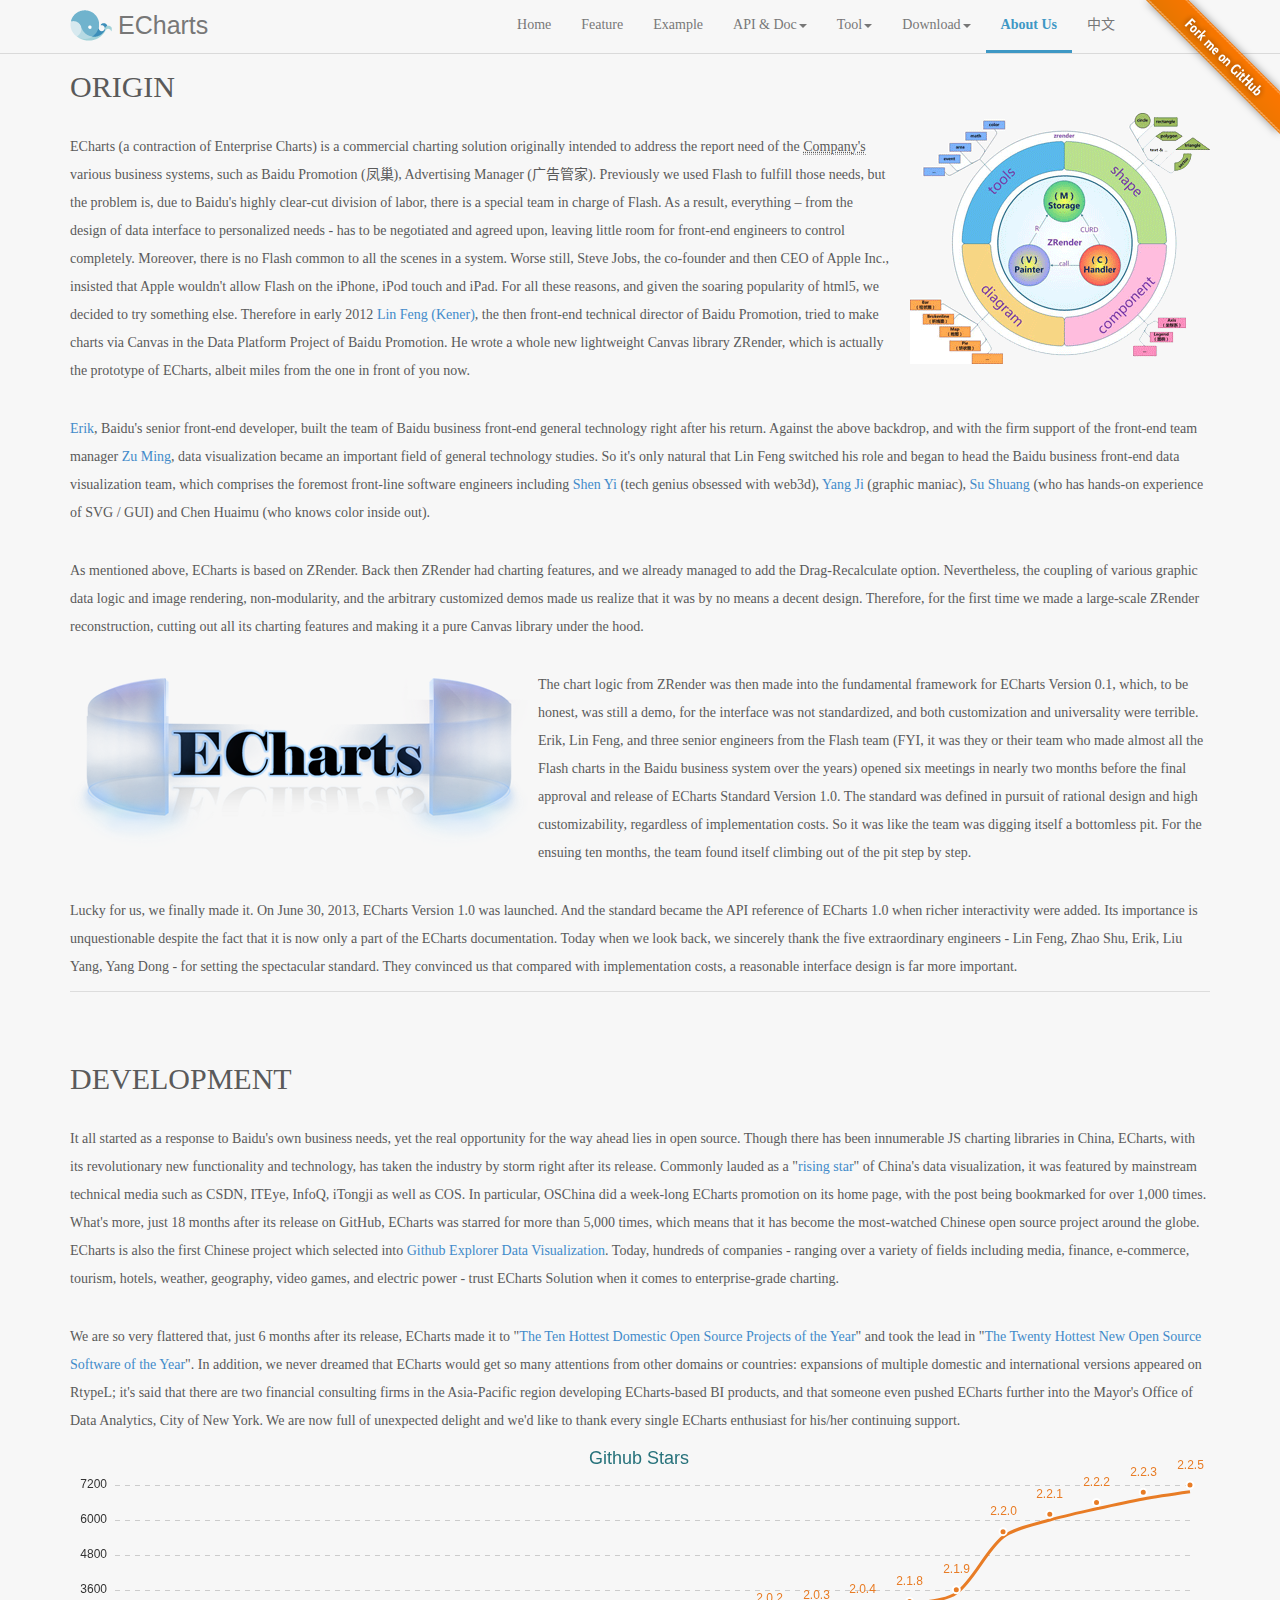
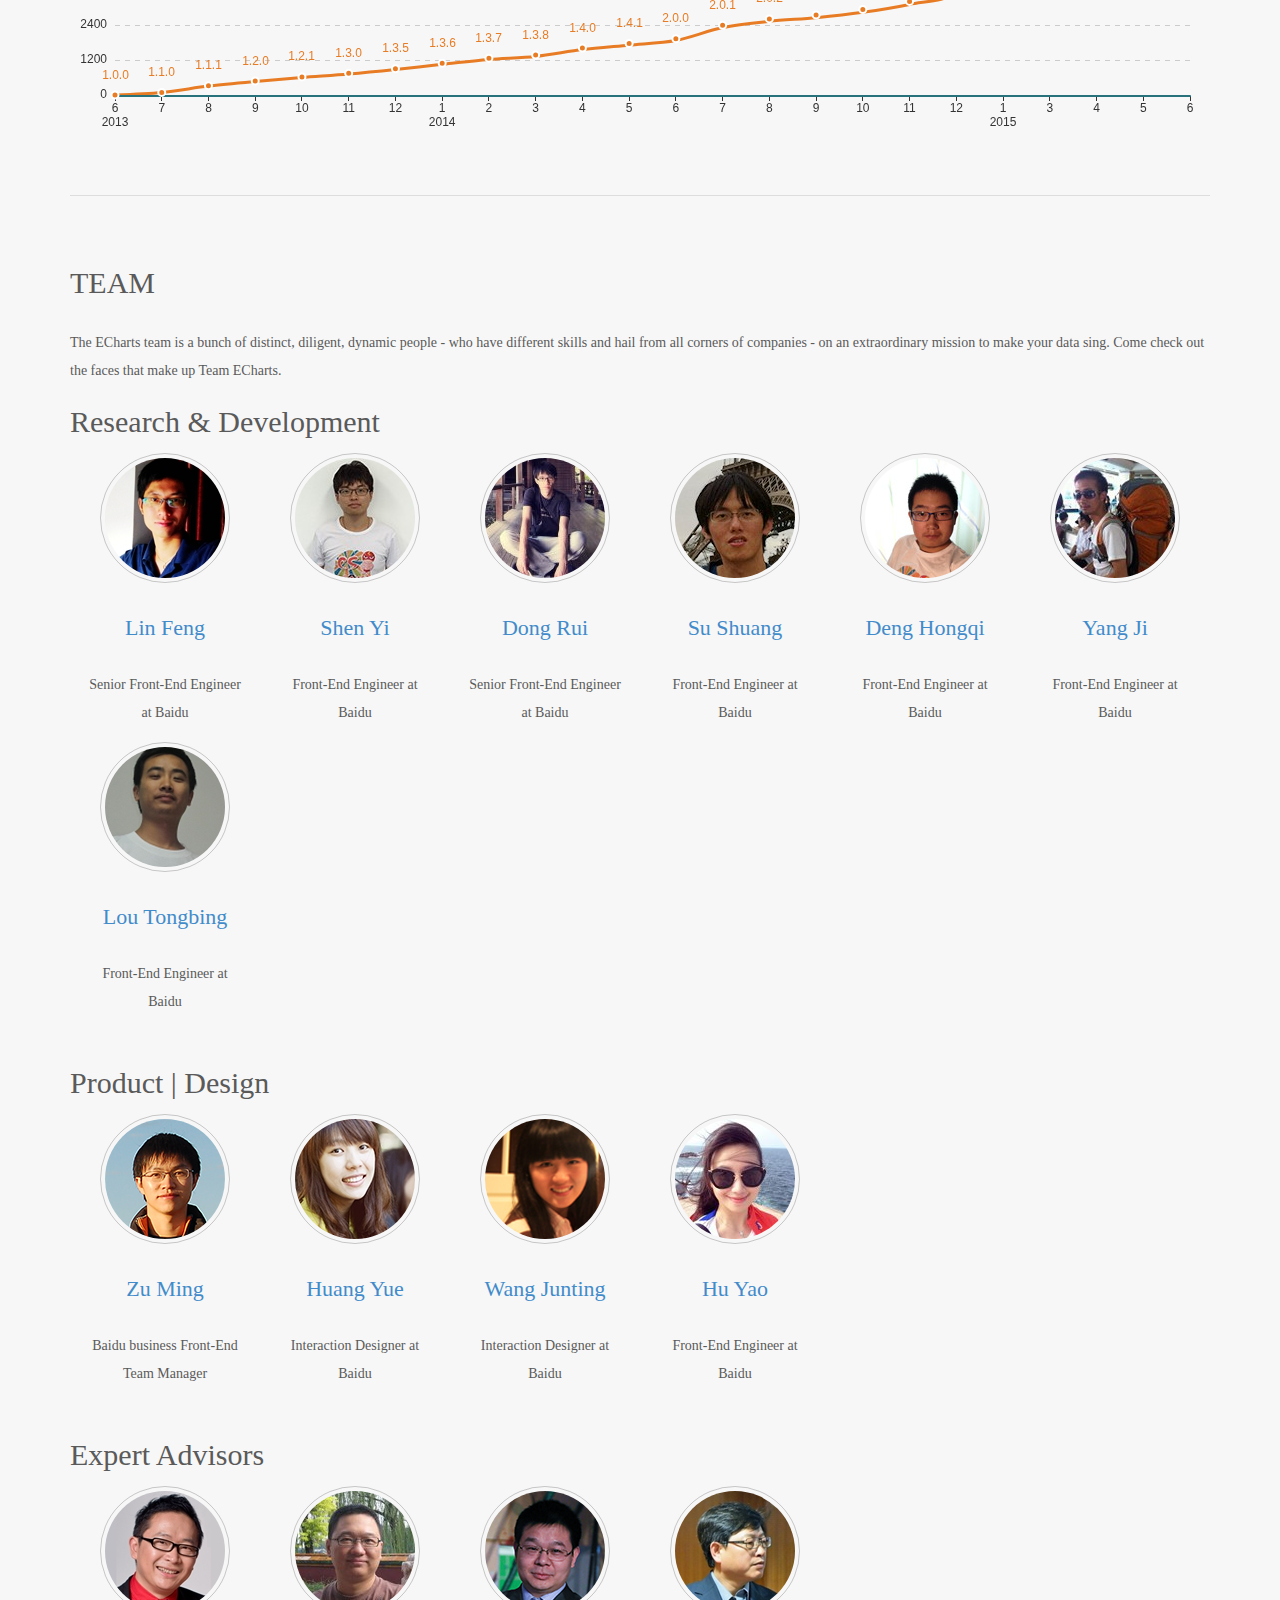
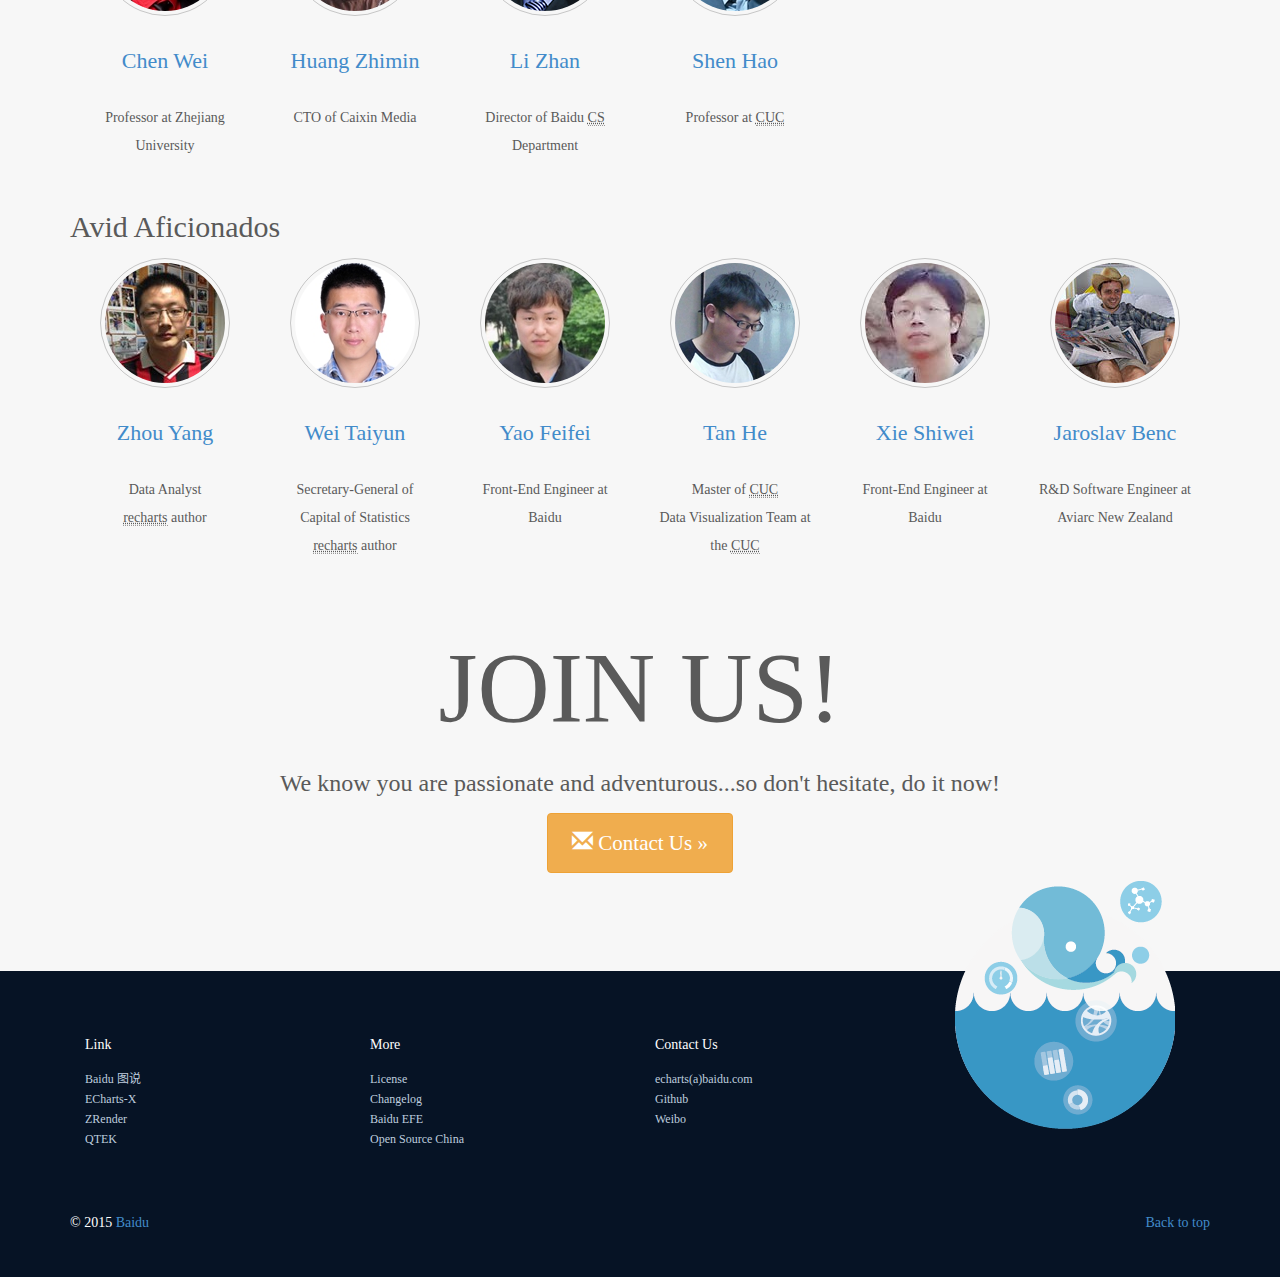
<file: static/echarts-2.2.7/doc/about-en.html>
<!DOCTYPE html>
<html lang="zh-cn">
  <head>
    <meta charset="utf-8">
    <meta http-equiv="X-UA-Compatible" content="IE=edge">
    <meta name="viewport" content="width=device-width, initial-scale=1.0">
    <meta name="description" content="ECharts">
    <meta name="author" content="kener.linfeng@gmail.com">
    <title>ECharts · About</title>

    <link rel="shortcut icon" href="./asset/ico/favicon.png">

    <link href="./asset/css/font-awesome.min.css" rel="stylesheet">
    <link href="./asset/css/bootstrap.css" rel="stylesheet">
    <link href="./asset/css/carousel.css" rel="stylesheet">
    <link href="./asset/css/echartsHome.css" rel="stylesheet">
    <!-- HTML5 shim and Respond.js IE8 support of HTML5 elements and media queries -->
    <!--[if lt IE 9]>
      <script src="https://oss.maxcdn.com/html5shiv/3.7.2/html5shiv.min.js"></script>
      <script src="https://oss.maxcdn.com/respond/1.4.2/respond.min.js"></script>
    <![endif]-->
    <style type="text/css">
        /* Main marketing message and sign up button */
      .img-circle {
          border: 1px solid rgba(0, 0, 0, 0.2);
          padding: 4px;
          margin: 5px;
      }
      .container p {
          margin-top:30px;
      }
      h2 a {
          font-size:22px;
      }
    </style>
  </head>

  <body>
    <!-- Fixed navbar -->
    <div class="navbar navbar-default navbar-fixed-top" role="navigation" id="head"></div>

    <div class="container">
      <div class="row">
          <h2>ORIGIN</h2>
          <img class="pull-right" src="asset/img/about/zrender1.png" style="margin-left:20px;">
          <p>ECharts (a contraction of Enterprise Charts) is a commercial charting solution originally intended to address the report need of the <abbr title="Baidu">Company's</abbr> various business systems, such as Baidu Promotion (凤巢), Advertising Manager (广告管家). Previously we used Flash to fulfill those needs, but the problem is, due to Baidu's highly clear-cut division of labor, there is a special team in charge of Flash. As a result, everything – from the design of data interface to personalized needs - has to be negotiated and agreed upon, leaving little room for front-end engineers to control completely. Moreover, there is no Flash common to all the scenes in a system. Worse still, Steve Jobs, the co-founder and then CEO of Apple Inc., insisted that Apple wouldn't allow Flash on the iPhone, iPod touch and iPad. For all these reasons, and given the soaring popularity of html5, we decided to try something else. Therefore in early 2012 <a href="http://weibo.com/kenerlinfeng" target="_blank">Lin Feng (Kener)</a>, the then front-end technical director of Baidu Promotion, tried to make charts via Canvas in the Data Platform Project of Baidu Promotion. He wrote a whole new lightweight Canvas library ZRender, which is actually the prototype of ECharts, albeit miles from the one in front of you now.</p>
          <p><a href="http://weibo.com/errorrik" target="_blank">Erik</a>, Baidu's senior front-end developer, built the team of Baidu business front-end general technology right after his return. Against the above backdrop, and with the firm support of the front-end team manager <a href="http://weibo.com/forain" target="_blank">Zu Ming</a>, data visualization became an important field of general technology studies. So it's only natural that Lin Feng switched his role and began to head the Baidu business front-end data visualization team, which comprises the foremost front-line software engineers including <a href="http://weibo.com/pissang" target="_blank">Shen Yi</a> (tech genius obsessed with web3d), <a href="http://weibo.com/wind108369" target="_blank">Yang Ji</a> (graphic maniac), <a href="http://weibo.com/u/2113446991" target="_blank">Su Shuang </a>(who has hands-on experience of SVG / GUI) and Chen Huaimu (who knows color inside out).</p>
          
          <p>As mentioned above, ECharts is based on ZRender. Back then ZRender had charting features, and we already managed to add the Drag-Recalculate option. Nevertheless, the coupling of various graphic data logic and image rendering, non-modularity, and the arbitrary customized demos made us realize that it was by no means a decent design. Therefore, for the first time we made a large-scale ZRender reconstruction, cutting out all its charting features and making it a pure Canvas library under the hood. </p>
          <img class="pull-left" src="asset/img/about/echarts1.png" style="margin-right:10px;">
          <p>The chart logic from ZRender was then made into the fundamental framework for ECharts Version 0.1, which, to be honest, was still a demo, for the interface was not standardized, and both customization and universality were terrible. Erik, Lin Feng, and three senior engineers from the Flash team (FYI, it was they or their team who made almost all the Flash charts in the Baidu business system over the years) opened six meetings in nearly two months before the final approval and release of ECharts Standard Version 1.0. The standard was defined in pursuit of rational design and high customizability, regardless of implementation costs. So it was like the team was digging itself a bottomless pit. For the ensuing ten months, the team found itself climbing out of the pit step by step.</p>
          <p>Lucky for us, we finally made it. On June 30, 2013, ECharts Version 1.0 was launched. And the standard became the API reference of ECharts 1.0 when richer interactivity were added. Its importance is unquestionable despite the fact that it is now only a part of the ECharts documentation. Today when we look back, we sincerely thank the five extraordinary engineers - Lin Feng, Zhao Shu, Erik, Liu Yang, Yang Dong - for setting the spectacular standard. They convinced us that compared with implementation costs, a reasonable interface design is far more important.</p>
      </div>
      
      <div class="row featurette">
          <h2>DEVELOPMENT</h2>
          <p>It all started as a response to Baidu's own business needs, yet the real opportunity for the way ahead lies in open source. Though there has been innumerable JS charting libraries in China, ECharts, with its revolutionary new functionality and technology, has taken the industry by storm right after its release. Commonly lauded as a "<a href="http://www.itongji.cn/article/0P525392013.html" target="_blank">rising star</a>" of China's data visualization, it was featured by mainstream technical media such as CSDN, ITEye, InfoQ, iTongji as well as COS. In particular, OSChina did a week-long ECharts promotion on its home page, with the post being bookmarked for over 1,000 times. What's more, just 18 months after its release on GitHub, ECharts was starred for more than 5,000 times, which means that it has become the most-watched Chinese open source project around the globe. ECharts is also the first Chinese project which selected into <a href="https://github.com/showcases/data-visualization" target="_blank">Github Explorer Data Visualization</a>. Today, hundreds of companies - ranging over a variety of fields including media, finance, e-commerce, tourism, hotels, weather, geography, video games, and electric power - trust ECharts Solution when it comes to enterprise-grade charting.</p>
          <p>We are so very flattered that, just 6 months after its release, ECharts made it to "<a href="http://www.oschina.net/news/47438/2013-top-10-hot-projects-in-china" target="_blank">The Ten Hottest Domestic Open Source Projects of the Year</a>" and took the lead in "<a href="http://www.oschina.net/news/47468/2013-top-20-newest-opensource-projects" target="_blank">The Twenty Hottest New Open Source Software of the Year</a>". In addition, we never dreamed that ECharts would get so many attentions from other domains or countries: expansions of multiple domestic and international versions appeared on RtypeL; it's said that there are two financial consulting firms in the Asia-Pacific region developing ECharts-based BI products, and that someone even pushed ECharts further into the Mayor's Office of Data Analytics, City of New York. We are now full of unexpected delight and we'd like to thank every single ECharts enthusiast for his/her continuing support. </p>
          <div id="main" style="height:300px;"></div>
      </div>
      
      <div class="row featurette team">
          <h2>TEAM</h2>
          <p>The ECharts team is a bunch of distinct, diligent, dynamic people - who have different skills and hail from all corners of companies - on an extraordinary mission to make your data sing. Come check out the faces that make up Team ECharts.</p>
          
          <h2>Research & Development</h2>
          <div class="row">
            <div class="col-md-2 text-center">
              <img class="img-circle" src="asset/img/about/linfeng.jpg">
              <h2><a href="http://weibo.com/kenerlinfeng" target="_blank">Lin Feng</a></h2>
              <p>Senior Front-End Engineer at Baidu</p>
            </div>
            <div class="col-md-2 text-center">
              <img class="img-circle" src="asset/img/about/shenyi.jpg">
              <h2><a href="http://weibo.com/pissang" target="_blank">Shen Yi</a></h2>
              <p>Front-End Engineer at Baidu</p>
            </div>
            <div class="col-md-2 text-center">
              <img class="img-circle" src="asset/img/about/erik.jpg">
              <h2><a href="http://weibo.com/errorrik" target="_blank">Dong Rui</a></h2>
              <p>Senior Front-End Engineer at Baidu</p>
            </div>
            <div class="col-md-2 text-center">
              <img class="img-circle" src="asset/img/about/sushuang.jpg">
              <h2><a href="http://weibo.com/u/2113446991" target="_blank">Su Shuang</a></h2>
              <p>Front-End Engineer at Baidu</p>
            </div>
            <div class="col-md-2 text-center">
              <img class="img-circle" src="asset/img/about/denghongqi.jpg">
              <h2><a href="http://weibo.com/u/2810393271" target="_blank">Deng Hongqi</a></h2>
              <p>Front-End Engineer at Baidu</p>
            </div>
            <div class="col-md-2 text-center">
              <img class="img-circle" src="asset/img/about/yangji.jpg">
              <h2><a href="http://weibo.com/wind108369" target="_blank">Yang Ji</a></h2>
              <p>Front-End Engineer at Baidu</p>
            </div>
            <div class="col-md-2 text-center">
              <img class="img-circle" src="asset/img/about/loutongbing.jpg">
              <h2><a href="http://weibo.com/loutongbing" target="_blank">Lou Tongbing</a></h2>
              <p>Front-End Engineer at Baidu</p>
            </div>
          </div>
          
          <h2>Product | Design</h2>
          <div class="row">
            <div class="col-md-2 text-center">
              <img class="img-circle" src="asset/img/about/zuming.jpg">
              <h2><a href="http://weibo.com/forain" target="_blank">Zu Ming</a></h2>
              <p>Baidu business Front-End Team Manager</p>
            </div>
            <div class="col-md-2 text-center">
              <img class="img-circle" src="asset/img/about/huangyue.jpg">
              <h2><a href="http://weibo.com/u/1823030471" target="_blank">Huang Yue</a></h2>
              <p>Interaction Designer at Baidu</p>
            </div>
            <div class="col-md-2 text-center">
              <img class="img-circle" src="asset/img/about/wangjunting.jpg">
              <h2><a href="http://weibo.com/u/1237163505" target="_blank">Wang Junting</a></h2>
              <p>Interaction Designer at Baidu</p>
            </div>
            <div class="col-md-2 text-center">
              <img class="img-circle" src="asset/img/about/huyao.jpg">
              <h2><a href="http://weibo.com/p/1005051742233685" target="_blank">Hu Yao</a></h2>
              <p>Front-End Engineer at Baidu</p>
            </div>
            <!--div class="col-md-2 text-center">
              <img class="img-circle" src="asset/img/about/zhangyanru.jpg">
              <h2><a href="#" target="_blank">Zhang Yanru</a></h2>
              <p>Interaction Designer at Baidu</p>
            </div>
            <div class="col-md-2 text-center">
              <img class="img-circle" src="asset/img/about/yandong.jpg">
              <h2><a href="http://weibo.com/ShiMiTu2007" target="_blank">颜东</a></h2>
              <p>视觉中国设计总监</p>
            </div-->
          </div>
          
          <h2>Expert Advisors</h2>
          <div class="row">
            <div class="col-md-2 text-center">
              <img class="img-circle" src="asset/img/about/chenwei.jpg">
              <h2><a href="http://weibo.com/shearwarp" target="_blank">Chen Wei</a></h2>
              <p>Professor at Zhejiang University</p>
            </div>
            <div class="col-md-2 text-center">
              <img class="img-circle" src="asset/img/about/huangzhimin.jpg">
              <h2><a href="http://weibo.com/u/2006785117" target="_blank">Huang Zhimin</a></h2>
              <p>CTO of Caixin Media</p>
            </div>
            <div class="col-md-2 text-center">
              <img class="img-circle" src="asset/img/about/lizhan.jpg">
              <h2><a href="http://weibo.com/u/2042635201" target="_blank">Li Zhan</a></h2>
              <p>Director of Baidu <abbr title="Composite Search">CS</abbr> Department</p>
            </div>
            <div class="col-md-2 text-center">
              <img class="img-circle" src="asset/img/about/shenhao.jpg">
              <h2><a href="http://weibo.com/shenhaolaoshi" target="_blank">Shen Hao</a></h2>
              <p>Professor at <abbr title="Communication University of China">CUC</abbr></p>
            </div>
          </div>
          
          <h2>Avid Aficionados</h2>
          <div class="row" style="margin-bottom:0;">
            <div class="col-md-2 text-center">
              <img class="img-circle" src="asset/img/about/zhouyang.jpg">
              <h2><a href="http://weibo.com/zhouyummy" target="_blank">Zhou Yang</a></h2>
              <p>Data Analyst<br/><abbr title="ECharts package in R">recharts</abbr> author</p>
            </div>
            <div class="col-md-2 text-center">
              <img class="img-circle" src="asset/img/about/weitaiyun.jpg">
              <h2><a href="http://weibo.com/taiyun" target="_blank">Wei Taiyun</a></h2>
              <p>Secretary-General of Capital of Statistics<br/><abbr title="ECharts package in R">recharts</abbr> author</p>
            </div>
            <div class="col-md-2 text-center">
              <img class="img-circle" src="asset/img/about/yaofeifei.jpg">
              <h2><a href="http://weibo.com/645008221" target="_blank">Yao Feifei</a></h2>
              <p>Front-End Engineer at Baidu</p>
            </div>
            <div class="col-md-2 text-center">
              <img class="img-circle" src="asset/img/about/tanhe.jpg">
              <h2><a href="http://weibo.com/fengmengxia" target="_blank">Tan He</a></h2>
              <p>Master of <abbr title="Communication University of China">CUC</abbr><br/>Data Visualization Team at the <abbr title="Communication University of China">CUC</abbr></p>
            </div>
            <div class="col-md-2 text-center">
              <img class="img-circle" src="asset/img/about/xieshiwei.jpg">
              <h2><a href="https://github.com/i6ma" target="_blank">Xie Shiwei</a></h2>
              <p>Front-End Engineer at Baidu</p>
            </div>
            <div class="col-md-2 text-center">
              <img class="img-circle" src="asset/img/about/jaroslav.benc.jpg">
              <h2><a href="https://twitter.com/DatamaticIO" target="_blank">Jaroslav Benc</a></h2>
              <p>R&amp;D Software Engineer at Aviarc New Zealand</p>
            </div>
          </div>
      </div>
      <!-- Jumbotron -->
      <div class="jumbotron">
        <h1>JOIN US!</h1>
        <p class="lead">We know you are passionate and adventurous...so don't hesitate, do it now!</p>
        <a class="btn btn-large btn-warning" href="mailto:echarts(a)baidu.com"><i class="glyphicon glyphicon-envelope"></i> Contact Us &raquo;</a>
      </div>
    </div> <!-- /container -->
    
    <footer id="footer"></footer>
    <!-- Le javascript
    ================================================== -->
    <!-- Placed at the end of the document so the pages load faster -->
    <script src="./asset/js/jquery.min.js"></script>
    <script type="text/javascript" src="./asset/js/echartsHome.js"></script>
    <script src="./asset/js/bootstrap.min.js"></script>
    <script src="example/www/js/echarts.js"></script>
    <script type="text/javascript">
        require.config({
            paths: {
                echarts: 'example/www/js'
            }
        });
        require(
            [
                'echarts',
                'example/theme/infographic',
                'echarts/chart/line'
            ],
            function(ec, theme) {
                myChart = ec.init(document.getElementById('main'), theme);
                myChart.setOption({
                    title : {
                        text: 'Github Stars',
                        x:'center'
                    },
                    tooltip : {
                        trigger: 'axis',
                        axisPointer:{type:'none'},
                        showDelay: 0
                    },
                    grid:{x:45,x2:20,y:40,y2:50},
                    xAxis : [
                        {
                            type : 'category',
                            boundaryGap : false,
                            axisLabel: {
                                interval:0,
                                formatter:function(v){
                                    switch(v) {
                                        case '2013年6月':
                                            return '6\n2013';
                                        case '2014年1月':
                                            return '1\n2014';
                                        case '2015年1月':
                                            return '1\n2015';
                                        default:
                                            return v.substr(5).replace('月','');
                                    }
                                }
                            },
                            data : [
                                '2013年6月','2013年7月','2013年8月','2013年9月','2013年10月',
                                '2013年11月','2013年12月','2014年1月','2014年2月','2014年3月',
                                '2014年4月','2014年5月','2014年6月','2014年7月','2014年8月',
                                '2014年9月','2014年10月','2014年11月','2014年12月','2015年1月',
                                '2015年3月', '2015年4月', '2015年5月', '2015年6月'
                            ]
                        }
                    ],
                    yAxis : [
                        {
                            type: 'value',
                            splitNumber: 6,
                            min: 0,
                            max: 7200,
                            axisLabel: {
                                formatter: function (value) {
                                  return Math.round(value - 0)
                                }
                            }
                        }
                    ],
                    series : [{
                        name:'echarts',
                        type:'line',
                        smooth: true,
                        itemStyle:{normal:{color:'#E87C25'}},
                        data:[
                          {value:0,itemStyle:{normal:{label:{show:true,formatter:'1.0.0'}}}},
                          {value:90,itemStyle:{normal:{label:{show:true,formatter:'1.1.0'}}}},
                          {value:316,itemStyle:{normal:{label:{show:true,formatter:'1.1.1'}}}},
                          {value:480,itemStyle:{normal:{label:{show:true,formatter:'1.2.0'}}}},
                          {value:620,itemStyle:{normal:{label:{show:true,formatter:'1.2.1'}}}},
                          {value:743,itemStyle:{normal:{label:{show:true,formatter:'1.3.0'}}}},
                          {value:904,itemStyle:{normal:{label:{show:true,formatter:'1.3.5'}}}},
                          {value:1090,itemStyle:{normal:{label:{show:true,formatter:'1.3.6'}}}},
                          {value:1262,itemStyle:{normal:{label:{show:true,formatter:'1.3.7'}}}},
                          {value:1368,itemStyle:{normal:{label:{show:true,formatter:'1.3.8'}}}},
                          {value:1610,itemStyle:{normal:{label:{show:true,formatter:'1.4.0'}}}},
                          {value:1767,itemStyle:{normal:{label:{show:true,formatter:'1.4.1'}}}},
                          {value:1928,itemStyle:{normal:{label:{show:true,formatter:'2.0.0'}}}},
                          {value:2390,itemStyle:{normal:{label:{show:true,formatter:'2.0.1'}}}},
                          {value:2610,itemStyle:{normal:{label:{show:true,formatter:'2.0.2'}}}},
                          {value:2740,itemStyle:{normal:{label:{show:true,formatter:'2.0.3'}}}},
                          {value:2930,itemStyle:{normal:{label:{show:true,formatter:'2.0.4'}}}},
                          {value:3210,itemStyle:{normal:{label:{show:true,formatter:'2.1.8'}}}},
                          {value:3610,itemStyle:{normal:{label:{show:true,formatter:'2.1.9'}}}},
                          {value:5600,itemStyle:{normal:{label:{show:true,formatter:'2.2.0'}}}},
                          {value:6200,itemStyle:{normal:{label:{show:true,formatter:'2.2.1'}}}},
                          {value:6600,itemStyle:{normal:{label:{show:true,formatter:'2.2.2'}}}},
                          {value:6949,itemStyle:{normal:{label:{show:true,formatter:'2.2.3'}}}},
                          {value:7200,itemStyle:{normal:{label:{show:true,formatter:'2.2.5'}}}}
                        ]
                    }]
                });
                window.onresize = myChart.resize;
            }
        );

    </script>
  </body>
</html>
</file>
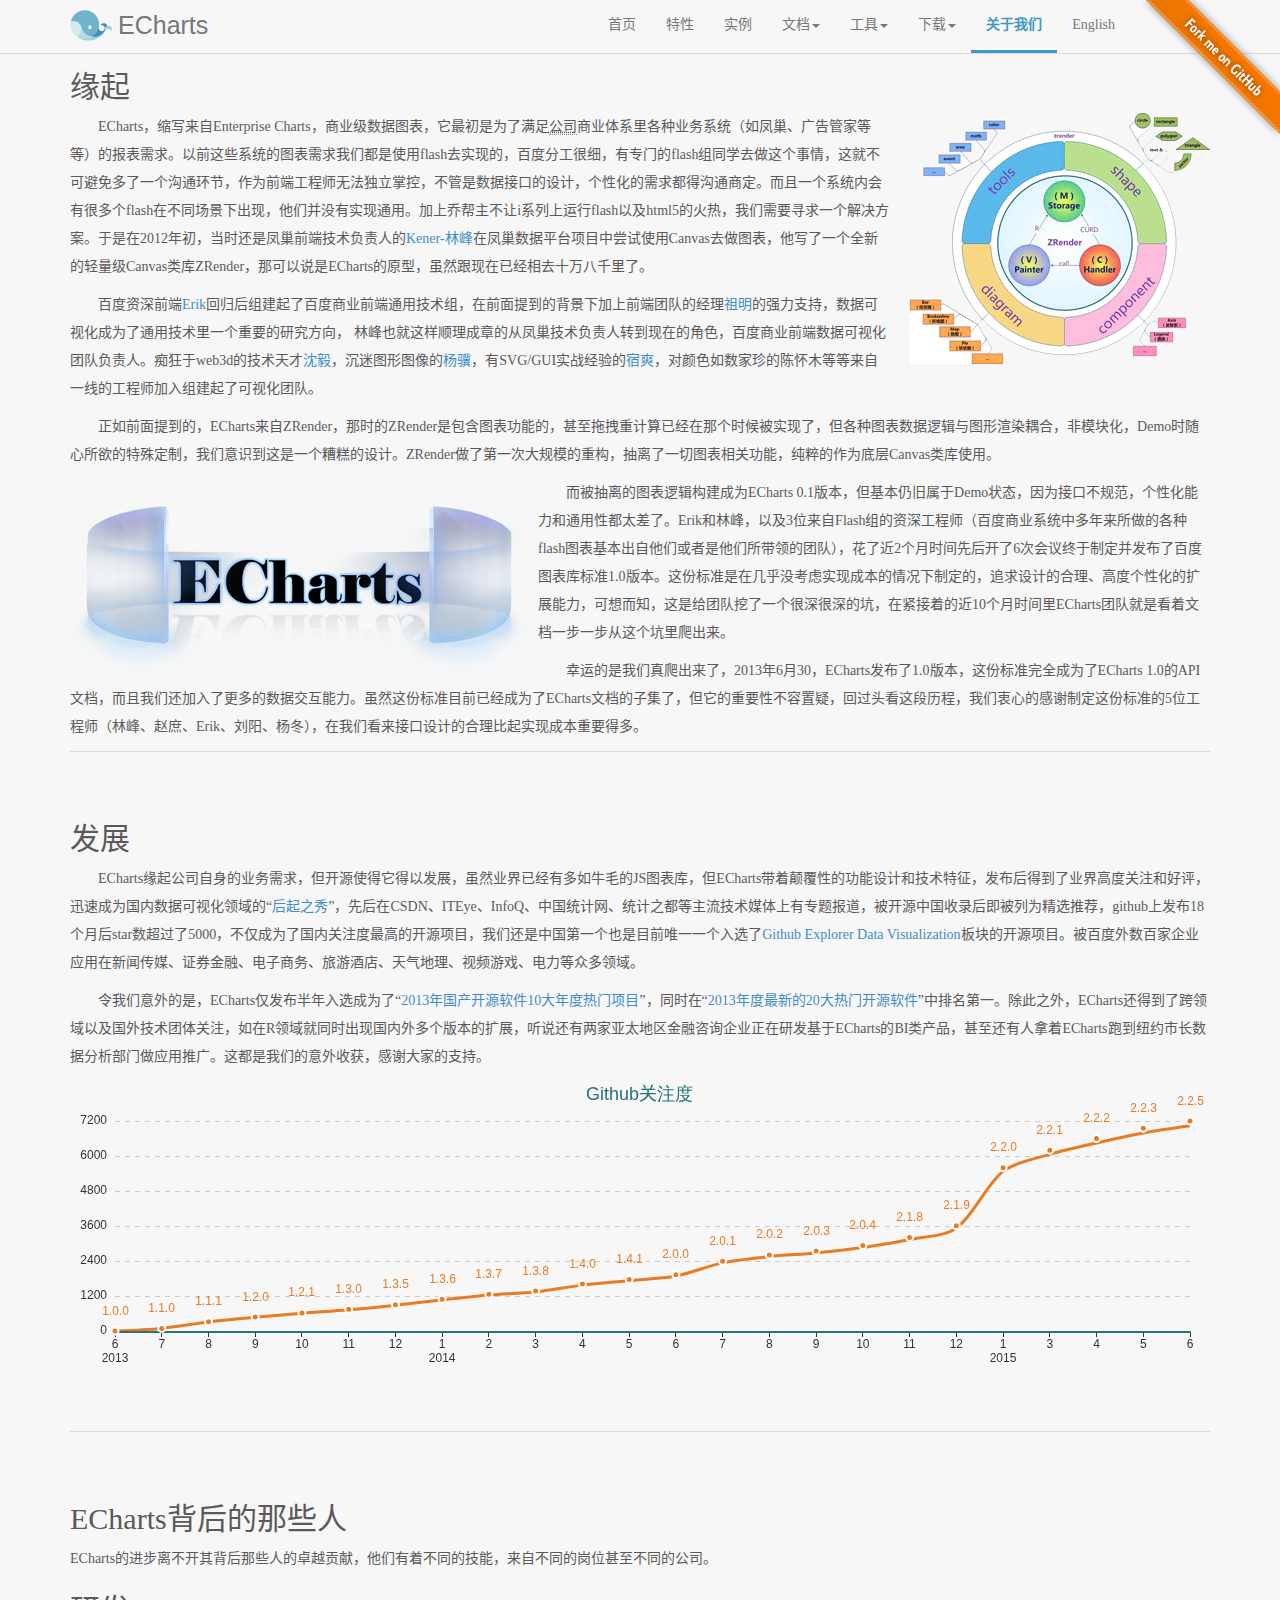
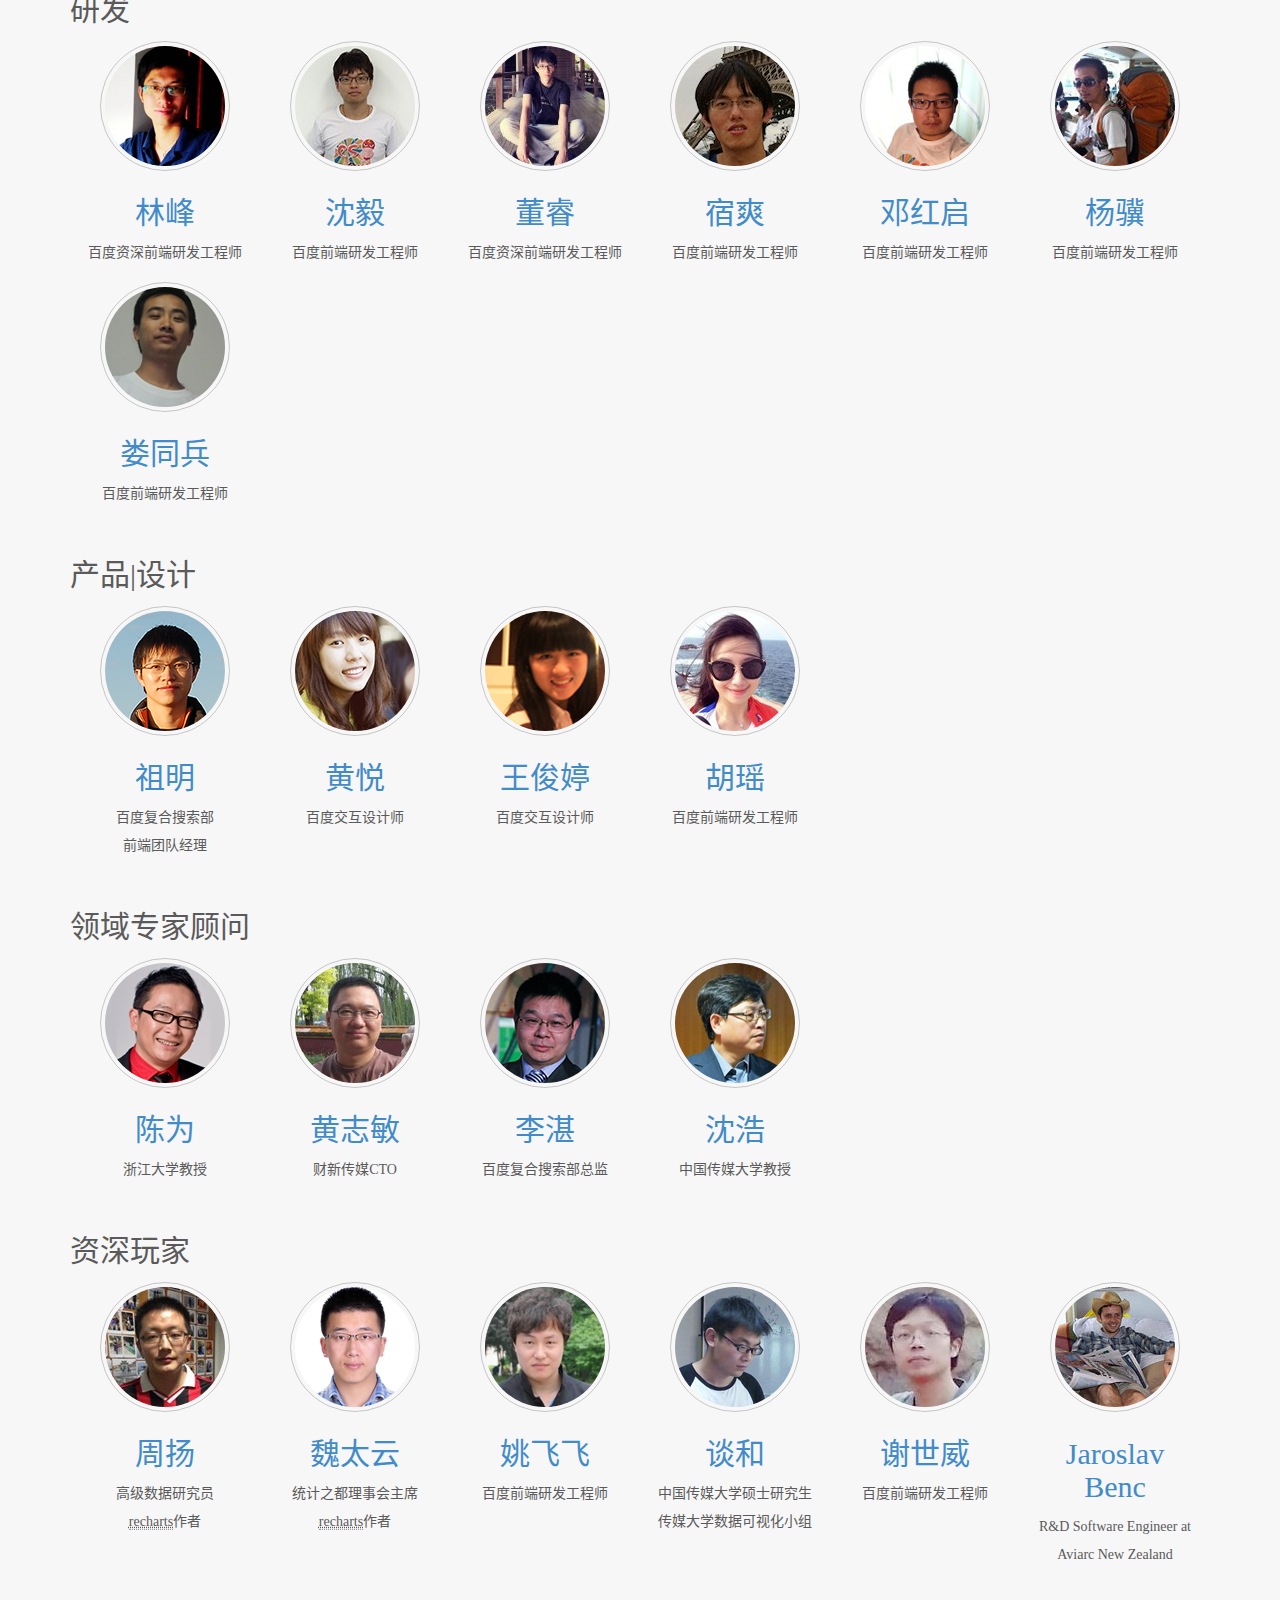
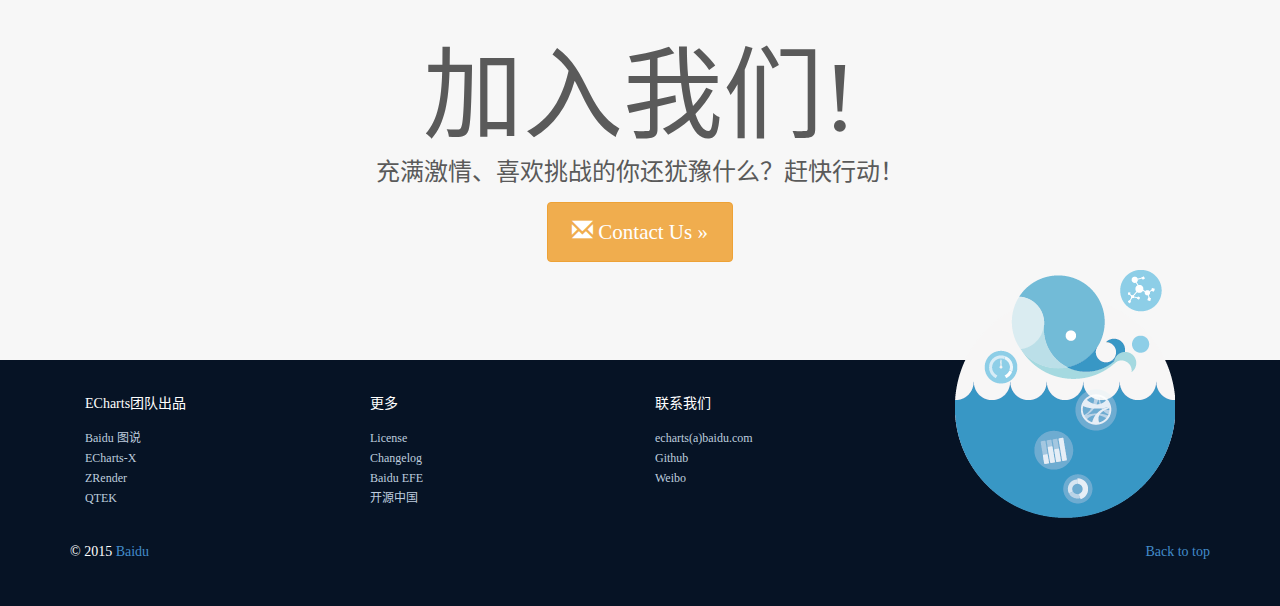
<file: static/echarts-2.2.7/doc/about.html>
<!DOCTYPE html>
<html lang="zh-cn">
  <head>
    <meta charset="utf-8">
    <meta http-equiv="X-UA-Compatible" content="IE=edge">
    <meta name="viewport" content="width=device-width, initial-scale=1.0">
    <meta name="description" content="ECharts">
    <meta name="author" content="kener.linfeng@gmail.com">
    <title>ECharts · About</title>

    <link rel="shortcut icon" href="./asset/ico/favicon.png">

    <link href="./asset/css/font-awesome.min.css" rel="stylesheet">
    <link href="./asset/css/bootstrap.css" rel="stylesheet">
    <link href="./asset/css/carousel.css" rel="stylesheet">
    <link href="./asset/css/echartsHome.css" rel="stylesheet">
    <!-- HTML5 shim and Respond.js IE8 support of HTML5 elements and media queries -->
    <!--[if lt IE 9]>
      <script src="https://oss.maxcdn.com/html5shiv/3.7.2/html5shiv.min.js"></script>
      <script src="https://oss.maxcdn.com/respond/1.4.2/respond.min.js"></script>
    <![endif]-->
    <style type="text/css">
        /* Main marketing message and sign up button */
      .img-circle {
          border: 1px solid rgba(0, 0, 0, 0.2);
          padding: 4px;
          margin: 5px;
      }
    </style>
  </head>

  <body>
    <!-- Fixed navbar -->
    <div class="navbar navbar-default navbar-fixed-top" role="navigation" id="head"></div>

    <div class="container">
      <div class="row">
          <h2>缘起</h2>
          <img class="pull-right" src="asset/img/about/zrender1.png" style="margin-left:20px;">
          <p>&#12288;&#12288;ECharts，缩写来自Enterprise Charts，商业级数据图表，它最初是为了满足<abbr title="百度">公司</abbr>商业体系里各种业务系统（如凤巢、广告管家等等）的报表需求。以前这些系统的图表需求我们都是使用flash去实现的，百度分工很细，有专门的flash组同学去做这个事情，这就不可避免多了一个沟通环节，作为前端工程师无法独立掌控，不管是数据接口的设计，个性化的需求都得沟通商定。而且一个系统内会有很多个flash在不同场景下出现，他们并没有实现通用。加上乔帮主不让i系列上运行flash以及html5的火热，我们需要寻求一个解决方案。于是在2012年初，当时还是凤巢前端技术负责人的<a href="http://weibo.com/kenerlinfeng" target="_blank">Kener-林峰</a>在凤巢数据平台项目中尝试使用Canvas去做图表，他写了一个全新的轻量级Canvas类库ZRender，那可以说是ECharts的原型，虽然跟现在已经相去十万八千里了。</p>
          <p>&#12288;&#12288;百度资深前端<a href="http://weibo.com/errorrik" target="_blank">Erik</a>回归后组建起了百度商业前端通用技术组，在前面提到的背景下加上前端团队的经理<a href="http://weibo.com/forain" target="_blank">祖明</a>的强力支持，数据可视化成为了通用技术里一个重要的研究方向， 林峰也就这样顺理成章的从凤巢技术负责人转到现在的角色，百度商业前端数据可视化团队负责人。痴狂于web3d的技术天才<a href="http://weibo.com/pissang" target="_blank">沈毅</a>，沉迷图形图像的<a href="http://weibo.com/wind108369" target="_blank">杨骥</a>，有SVG/GUI实战经验的<a href="http://weibo.com/u/2113446991" target="_blank">宿爽</a>，对颜色如数家珍的陈怀木等等来自一线的工程师加入组建起了可视化团队。</p>
          
          <p>&#12288;&#12288;正如前面提到的，ECharts来自ZRender，那时的ZRender是包含图表功能的，甚至拖拽重计算已经在那个时候被实现了，但各种图表数据逻辑与图形渲染耦合，非模块化，Demo时随心所欲的特殊定制，我们意识到这是一个糟糕的设计。ZRender做了第一次大规模的重构，抽离了一切图表相关功能，纯粹的作为底层Canvas类库使用。</p>
          <img class="pull-left" src="asset/img/about/echarts1.png" style="margin-right:10px;">
          <p>&#12288;&#12288;而被抽离的图表逻辑构建成为ECharts 0.1版本，但基本仍旧属于Demo状态，因为接口不规范，个性化能力和通用性都太差了。Erik和林峰，以及3位来自Flash组的资深工程师（百度商业系统中多年来所做的各种flash图表基本出自他们或者是他们所带领的团队），花了近2个月时间先后开了6次会议终于制定并发布了百度图表库标准1.0版本。这份标准是在几乎没考虑实现成本的情况下制定的，追求设计的合理、高度个性化的扩展能力，可想而知，这是给团队挖了一个很深很深的坑，在紧接着的近10个月时间里ECharts团队就是看着文档一步一步从这个坑里爬出来。</p>
          <p>&#12288;&#12288;幸运的是我们真爬出来了，2013年6月30，ECharts发布了1.0版本，这份标准完全成为了ECharts 1.0的API文档，而且我们还加入了更多的数据交互能力。虽然这份标准目前已经成为了ECharts文档的子集了，但它的重要性不容置疑，回过头看这段历程，我们衷心的感谢制定这份标准的5位工程师（林峰、赵庶、Erik、刘阳、杨冬），在我们看来接口设计的合理比起实现成本重要得多。</p>
      </div>
      
      <div class="row featurette">
          <h2>发展</h2>
          <p>&#12288;&#12288;ECharts缘起公司自身的业务需求，但开源使得它得以发展，虽然业界已经有多如牛毛的JS图表库，但ECharts带着颠覆性的功能设计和技术特征，发布后得到了业界高度关注和好评，迅速成为国内数据可视化领域的“<a href="http://www.itongji.cn/article/0P525392013.html" target="_blank">后起之秀</a>”，先后在CSDN、ITEye、InfoQ、中国统计网、统计之都等主流技术媒体上有专题报道，被开源中国收录后即被列为精选推荐，github上发布18个月后star数超过了5000，不仅成为了国内关注度最高的开源项目，我们还是中国第一个也是目前唯一一个入选了<a href="https://github.com/showcases/data-visualization" target="_blank">Github Explorer Data Visualization</a>板块的开源项目。被百度外数百家企业应用在新闻传媒、证券金融、电子商务、旅游酒店、天气地理、视频游戏、电力等众多领域。</p>
          <p>&#12288;&#12288;令我们意外的是，ECharts仅发布半年入选成为了“<a href="http://www.oschina.net/news/47438/2013-top-10-hot-projects-in-china" target="_blank">2013年国产开源软件10大年度热门项目</a>”，同时在“<a href="http://www.oschina.net/news/47468/2013-top-20-newest-opensource-projects" target="_blank">2013年度最新的20大热门开源软件</a>”中排名第一。除此之外，ECharts还得到了跨领域以及国外技术团体关注，如在R领域就同时出现国内外多个版本的扩展，听说还有两家亚太地区金融咨询企业正在研发基于ECharts的BI类产品，甚至还有人拿着ECharts跑到纽约市长数据分析部门做应用推广。这都是我们的意外收获，感谢大家的支持。</p>
          <div id="main" style="height:300px;"></div>
      </div>
      
      <div class="row featurette team">
          <h2>ECharts背后的那些人</h2>
          <p>ECharts的进步离不开其背后那些人的卓越贡献，他们有着不同的技能，来自不同的岗位甚至不同的公司。</p>
          
          <!-- 研发  -->
          <h2>研发</h2>
          <div class="row">
            <div class="col-md-2 text-center">
              <img class="img-circle" src="asset/img/about/linfeng.jpg">
              <h2><a href="http://weibo.com/kenerlinfeng" target="_blank">林峰</a></h2>
              <p>百度资深前端研发工程师</p>
            </div>
            <div class="col-md-2 text-center">
              <img class="img-circle" src="asset/img/about/shenyi.jpg">
              <h2><a href="http://weibo.com/pissang" target="_blank">沈毅</a></h2>
              <p>百度前端研发工程师</p>
            </div>
            <div class="col-md-2 text-center">
              <img class="img-circle" src="asset/img/about/erik.jpg">
              <h2><a href="http://weibo.com/errorrik" target="_blank">董睿</a></h2>
              <p>百度资深前端研发工程师</p>
            </div>
            <div class="col-md-2 text-center">
              <img class="img-circle" src="asset/img/about/sushuang.jpg">
              <h2><a href="http://weibo.com/u/2113446991" target="_blank">宿爽</a></h2>
              <p>百度前端研发工程师</p>
            </div>
            <div class="col-md-2 text-center">
              <img class="img-circle" src="asset/img/about/denghongqi.jpg">
              <h2><a href="http://weibo.com/u/2810393271" target="_blank">邓红启</a></h2>
              <p>百度前端研发工程师</p>
            </div>
            <div class="col-md-2 text-center">
              <img class="img-circle" src="asset/img/about/yangji.jpg">
              <h2><a href="http://weibo.com/wind108369" target="_blank">杨骥</a></h2>
              <p>百度前端研发工程师</p>
            </div>
            <div class="col-md-2 text-center">
              <img class="img-circle" src="asset/img/about/loutongbing.jpg">
              <h2><a href="http://weibo.com/loutongbing" target="_blank">娄同兵</a></h2>
              <p>百度前端研发工程师</p>
            </div>
          </div>
          
          <!-- 产品  -->
          <h2>产品|设计</h2>
          <div class="row">
            <div class="col-md-2 text-center">
              <img class="img-circle" src="asset/img/about/zuming.jpg">
              <h2><a href="http://weibo.com/forain" target="_blank">祖明</a></h2>
              <p>百度复合搜索部<br/>前端团队经理</p>
            </div>
            <div class="col-md-2 text-center">
              <img class="img-circle" src="asset/img/about/huangyue.jpg">
              <h2><a href="http://weibo.com/u/1823030471" target="_blank">黄悦</a></h2>
              <p>百度交互设计师</p>
            </div>
            <div class="col-md-2 text-center">
              <img class="img-circle" src="asset/img/about/wangjunting.jpg">
              <h2><a href="http://weibo.com/u/1237163505" target="_blank">王俊婷</a></h2>
              <p>百度交互设计师</p>
            </div>
            <div class="col-md-2 text-center">
              <img class="img-circle" src="asset/img/about/huyao.jpg">
              <h2><a href="http://weibo.com/p/1005051742233685" target="_blank">胡瑶</a></h2>
              <p>百度前端研发工程师</p>
            </div>
            <!--div class="col-md-2 text-center">
              <img class="img-circle" src="asset/img/about/zhangyanru.jpg">
              <h2><a href="#" target="_blank">张彦如</a></h2>
              <p>百度交互设计师</p>
            </div>
            <div class="col-md-2 text-center">
              <img class="img-circle" src="asset/img/about/yandong.jpg">
              <h2><a href="http://weibo.com/ShiMiTu2007" target="_blank">颜东</a></h2>
              <p>视觉中国设计总监</p>
            </div-->
          </div>
          
          <!-- 领域专家顾问  -->
          <h2>领域专家顾问</h2>
          <div class="row">
            <div class="col-md-2 text-center">
              <img class="img-circle" src="asset/img/about/chenwei.jpg">
              <h2><a href="http://weibo.com/shearwarp" target="_blank">陈为</a></h2>
              <p>浙江大学教授</p>
            </div>
            <div class="col-md-2 text-center">
              <img class="img-circle" src="asset/img/about/huangzhimin.jpg">
              <h2><a href="http://weibo.com/u/2006785117" target="_blank">黄志敏</a></h2>
              <p>财新传媒CTO</p>
            </div>
            <div class="col-md-2 text-center">
              <img class="img-circle" src="asset/img/about/lizhan.jpg">
              <h2><a href="http://weibo.com/u/2042635201" target="_blank">李湛</a></h2>
              <p>百度复合搜索部总监</p>
            </div>
            <div class="col-md-2 text-center">
              <img class="img-circle" src="asset/img/about/shenhao.jpg">
              <h2><a href="http://weibo.com/shenhaolaoshi" target="_blank">沈浩</a></h2>
              <p>中国传媒大学教授</p>
            </div>
          </div>
          
          <!-- 资深玩家  -->
          <h2>资深玩家</h2>
          <div class="row" style="margin-bottom:0;">
            <div class="col-md-2 text-center">
              <img class="img-circle" src="asset/img/about/zhouyang.jpg">
              <h2><a href="http://weibo.com/zhouyummy" target="_blank">周扬</a></h2>
              <p>高级数据研究员<br/><abbr title="R语言下的ECharts包">recharts</abbr>作者</p>
            </div>
            <div class="col-md-2 text-center">
              <img class="img-circle" src="asset/img/about/weitaiyun.jpg">
              <h2><a href="http://weibo.com/taiyun" target="_blank">魏太云</a></h2>
              <p>统计之都理事会主席<br/><abbr title="R语言下的ECharts包">recharts</abbr>作者</p>
            </div>
            <div class="col-md-2 text-center">
              <img class="img-circle" src="asset/img/about/yaofeifei.jpg">
              <h2><a href="http://weibo.com/645008221" target="_blank">姚飞飞</a></h2>
              <p>百度前端研发工程师</p>
            </div>
            <div class="col-md-2 text-center">
              <img class="img-circle" src="asset/img/about/tanhe.jpg">
              <h2><a href="http://weibo.com/fengmengxia" target="_blank">谈和</a></h2>
              <p>中国传媒大学硕士研究生<br/>传媒大学数据可视化小组</p>
            </div>
            <div class="col-md-2 text-center">
              <img class="img-circle" src="asset/img/about/xieshiwei.jpg">
              <h2><a href="https://github.com/i6ma" target="_blank">谢世威</a></h2>
              <p>百度前端研发工程师</p>
            </div>
            <div class="col-md-2 text-center">
              <img class="img-circle" src="asset/img/about/jaroslav.benc.jpg">
              <h2><a href="https://twitter.com/DatamaticIO" target="_blank">Jaroslav Benc</a></h2>
              <p>R&amp;D Software Engineer at Aviarc New Zealand</p>
            </div>
          </div>
      </div>
      <!-- Jumbotron -->
      <div class="jumbotron">
        <h1>加入我们!</h1>
        <p class="lead">充满激情、喜欢挑战的你还犹豫什么？赶快行动！</p>
        <a class="btn btn-large btn-warning" href="mailto:echarts(a)baidu.com"><i class="glyphicon glyphicon-envelope"></i> Contact Us &raquo;</a>
      </div>
    </div> <!-- /container -->
    
    <footer id="footer"></footer>
    <!-- Le javascript
    ================================================== -->
    <!-- Placed at the end of the document so the pages load faster -->
    <script src="./asset/js/jquery.min.js"></script>
    <script type="text/javascript" src="./asset/js/echartsHome.js"></script>
    <script src="./asset/js/bootstrap.min.js"></script>
    <script src="example/www/js/echarts.js"></script>
    <script type="text/javascript">
        require.config({
            paths: {
                echarts: 'example/www/js'
            }
        });
        require(
            [
                'echarts',
                'example/theme/infographic',
                'echarts/chart/line'
            ],
            function(ec, theme) {
                myChart = ec.init(document.getElementById('main'), theme);
                myChart.setOption({
                    title : {
                        text: 'Github关注度',
                        x:'center'
                    },
                    tooltip : {
                        trigger: 'axis',
                        axisPointer:{type:'none'},
                        showDelay: 0
                    },
                    grid:{x:45,x2:20,y:40,y2:50},
                    xAxis : [
                        {
                            type : 'category',
                            boundaryGap : false,
                            axisLabel: {
                                interval:0,
                                formatter:function(v){
                                    switch(v) {
                                        case '2013年6月':
                                            return '6\n2013';
                                        case '2014年1月':
                                            return '1\n2014';
                                        case '2015年1月':
                                            return '1\n2015';
                                        default:
                                            return v.substr(5).replace('月','');
                                    }
                                }
                            },
                            data : [
                                '2013年6月','2013年7月','2013年8月','2013年9月','2013年10月',
                                '2013年11月','2013年12月','2014年1月','2014年2月','2014年3月',
                                '2014年4月','2014年5月','2014年6月','2014年7月','2014年8月',
                                '2014年9月','2014年10月','2014年11月','2014年12月','2015年1月',
                                '2015年3月', '2015年4月', '2015年5月', '2015年6月'
                            ]
                        }
                    ],
                    yAxis : [
                        {
                            type: 'value',
                            splitNumber: 6,
                            min: 0,
                            max: 7200,
                            axisLabel: {
                                formatter: function (value) {
                                  return Math.round(value - 0)
                                }
                            }
                        }
                    ],
                    series : [{
                        name:'echarts',
                        type:'line',
                        smooth: true,
                        itemStyle:{normal:{color:'#E87C25'}},
                        data:[
                          {value:0,itemStyle:{normal:{label:{show:true,formatter:'1.0.0'}}}},
                          {value:90,itemStyle:{normal:{label:{show:true,formatter:'1.1.0'}}}},
                          {value:316,itemStyle:{normal:{label:{show:true,formatter:'1.1.1'}}}},
                          {value:480,itemStyle:{normal:{label:{show:true,formatter:'1.2.0'}}}},
                          {value:620,itemStyle:{normal:{label:{show:true,formatter:'1.2.1'}}}},
                          {value:743,itemStyle:{normal:{label:{show:true,formatter:'1.3.0'}}}},
                          {value:904,itemStyle:{normal:{label:{show:true,formatter:'1.3.5'}}}},
                          {value:1090,itemStyle:{normal:{label:{show:true,formatter:'1.3.6'}}}},
                          {value:1262,itemStyle:{normal:{label:{show:true,formatter:'1.3.7'}}}},
                          {value:1368,itemStyle:{normal:{label:{show:true,formatter:'1.3.8'}}}},
                          {value:1610,itemStyle:{normal:{label:{show:true,formatter:'1.4.0'}}}},
                          {value:1767,itemStyle:{normal:{label:{show:true,formatter:'1.4.1'}}}},
                          {value:1928,itemStyle:{normal:{label:{show:true,formatter:'2.0.0'}}}},
                          {value:2390,itemStyle:{normal:{label:{show:true,formatter:'2.0.1'}}}},
                          {value:2610,itemStyle:{normal:{label:{show:true,formatter:'2.0.2'}}}},
                          {value:2740,itemStyle:{normal:{label:{show:true,formatter:'2.0.3'}}}},
                          {value:2930,itemStyle:{normal:{label:{show:true,formatter:'2.0.4'}}}},
                          {value:3210,itemStyle:{normal:{label:{show:true,formatter:'2.1.8'}}}},
                          {value:3610,itemStyle:{normal:{label:{show:true,formatter:'2.1.9'}}}},
                          {value:5600,itemStyle:{normal:{label:{show:true,formatter:'2.2.0'}}}},
                          {value:6200,itemStyle:{normal:{label:{show:true,formatter:'2.2.1'}}}},
                          {value:6600,itemStyle:{normal:{label:{show:true,formatter:'2.2.2'}}}},
                          {value:6949,itemStyle:{normal:{label:{show:true,formatter:'2.2.3'}}}},
                          {value:7200,itemStyle:{normal:{label:{show:true,formatter:'2.2.5'}}}}
                        ]
                    }]
                });
                window.onresize = myChart.resize;
            }
        );

    </script>
  </body>
</html>
</file>
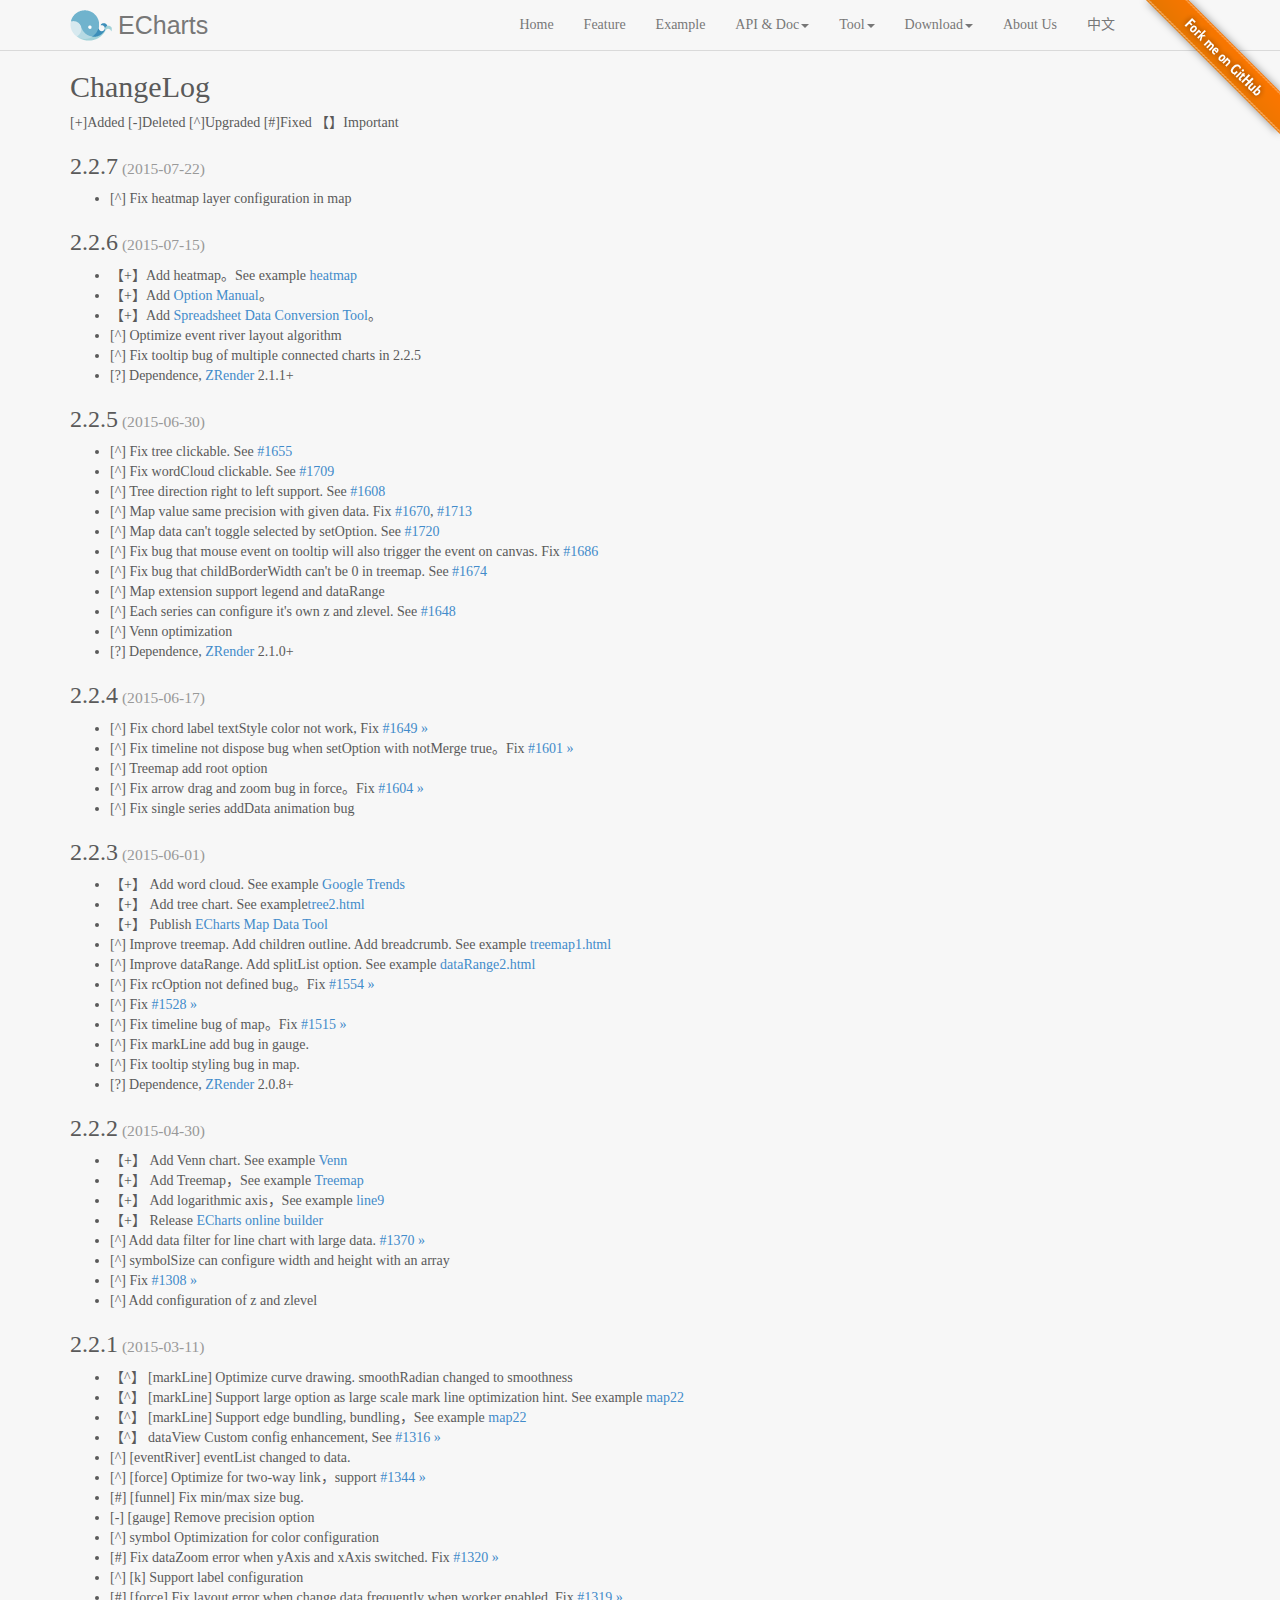
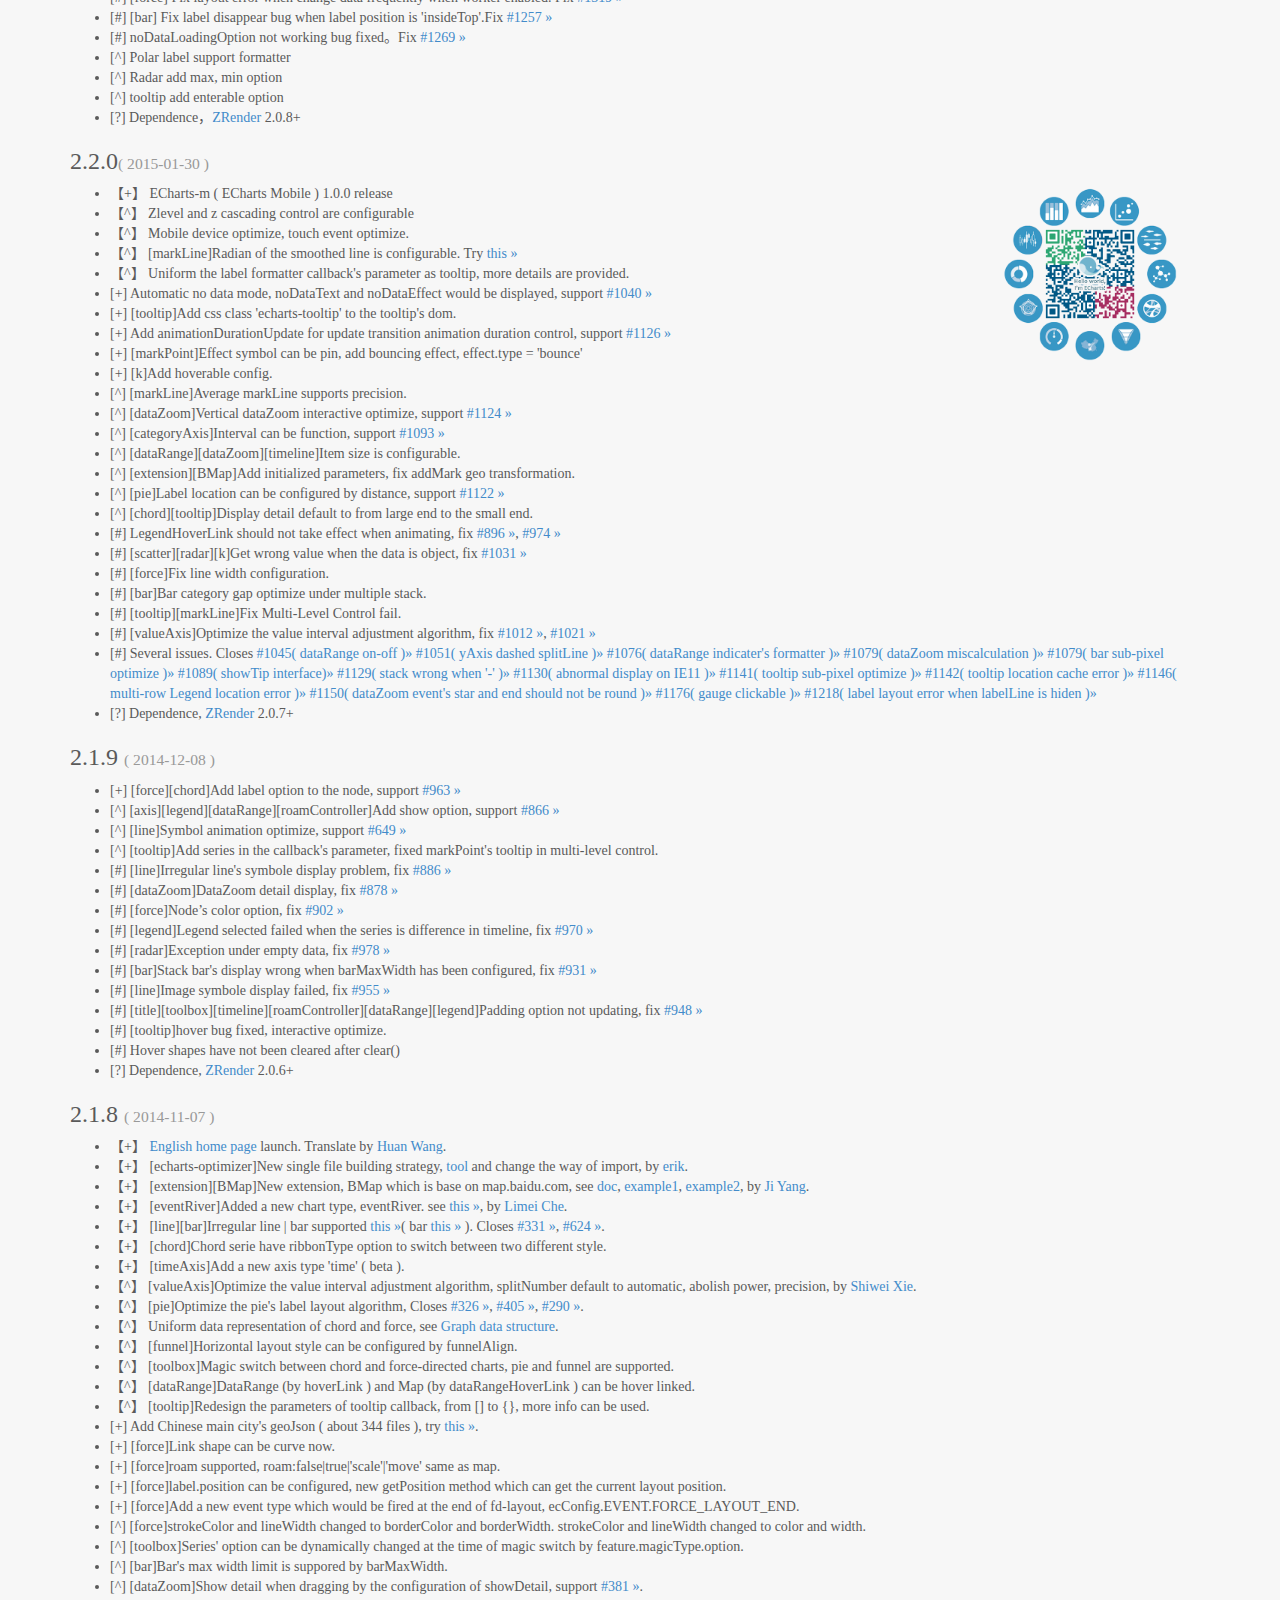
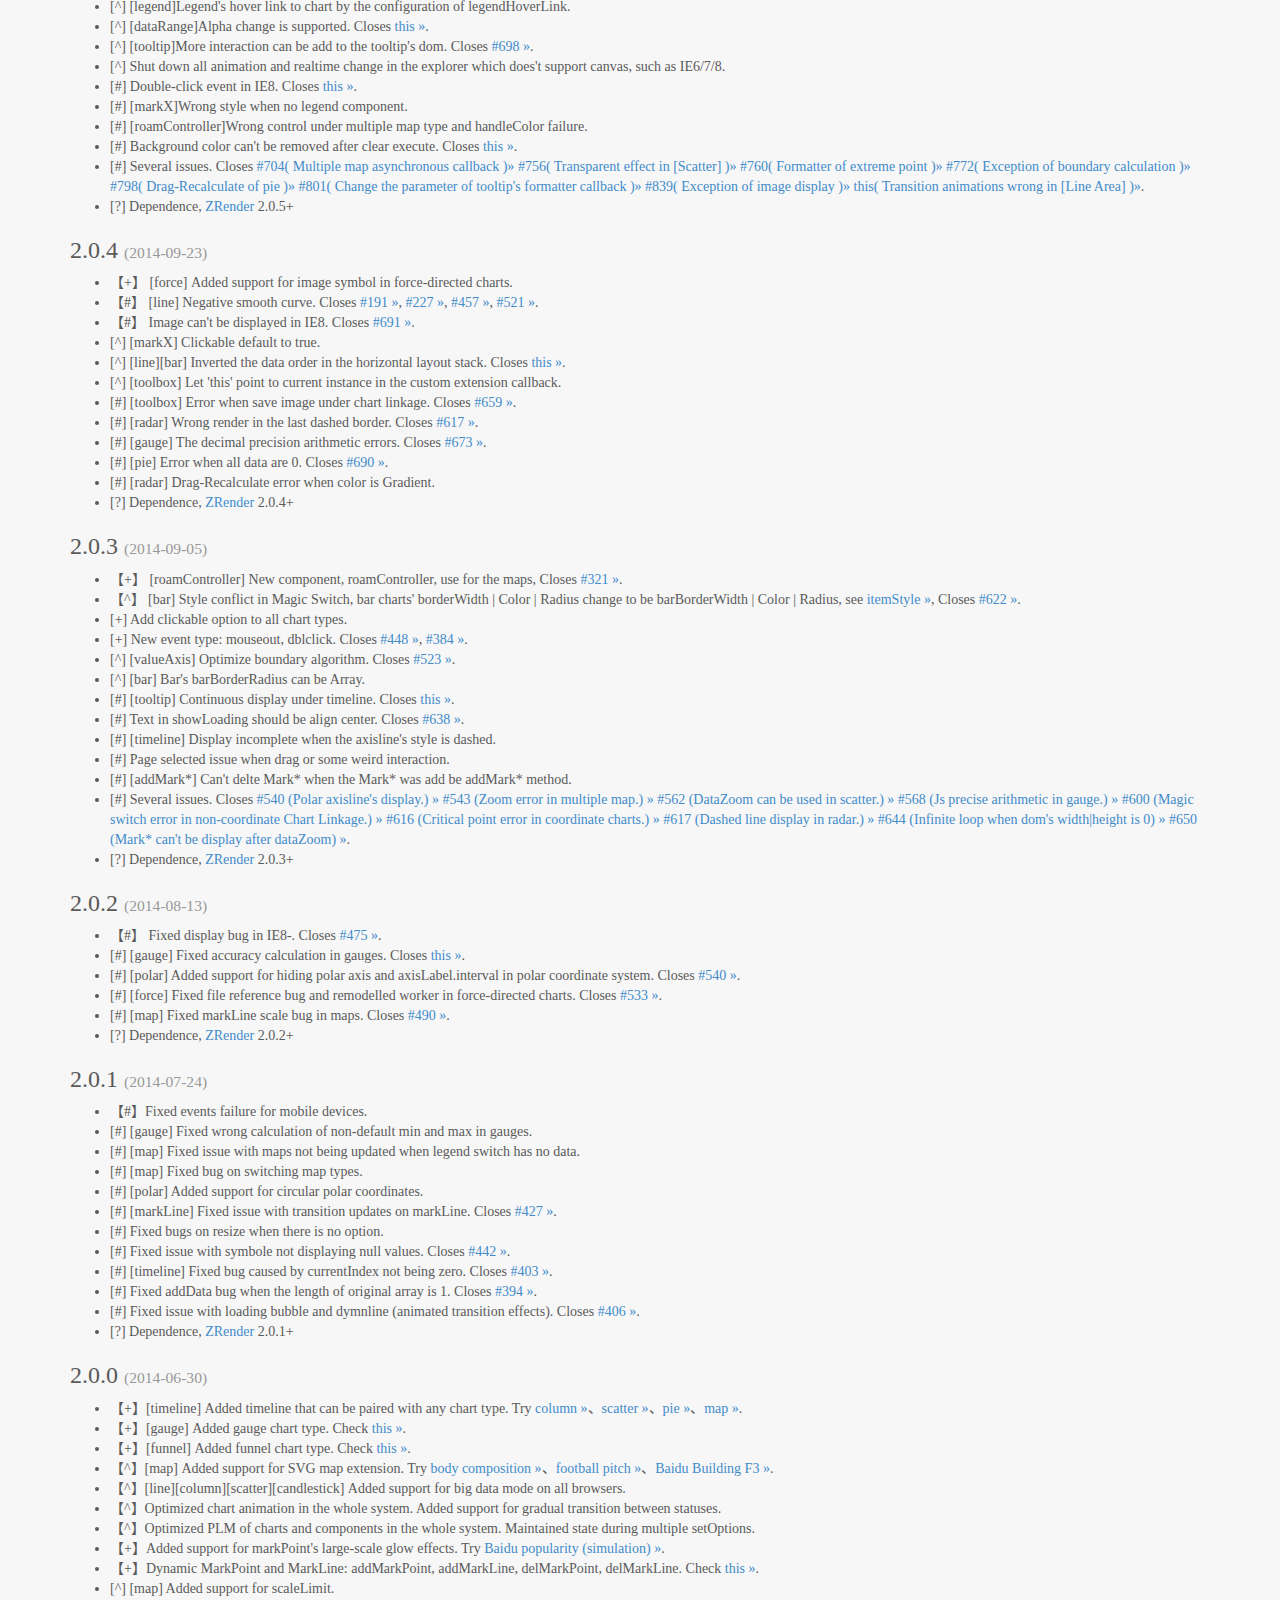
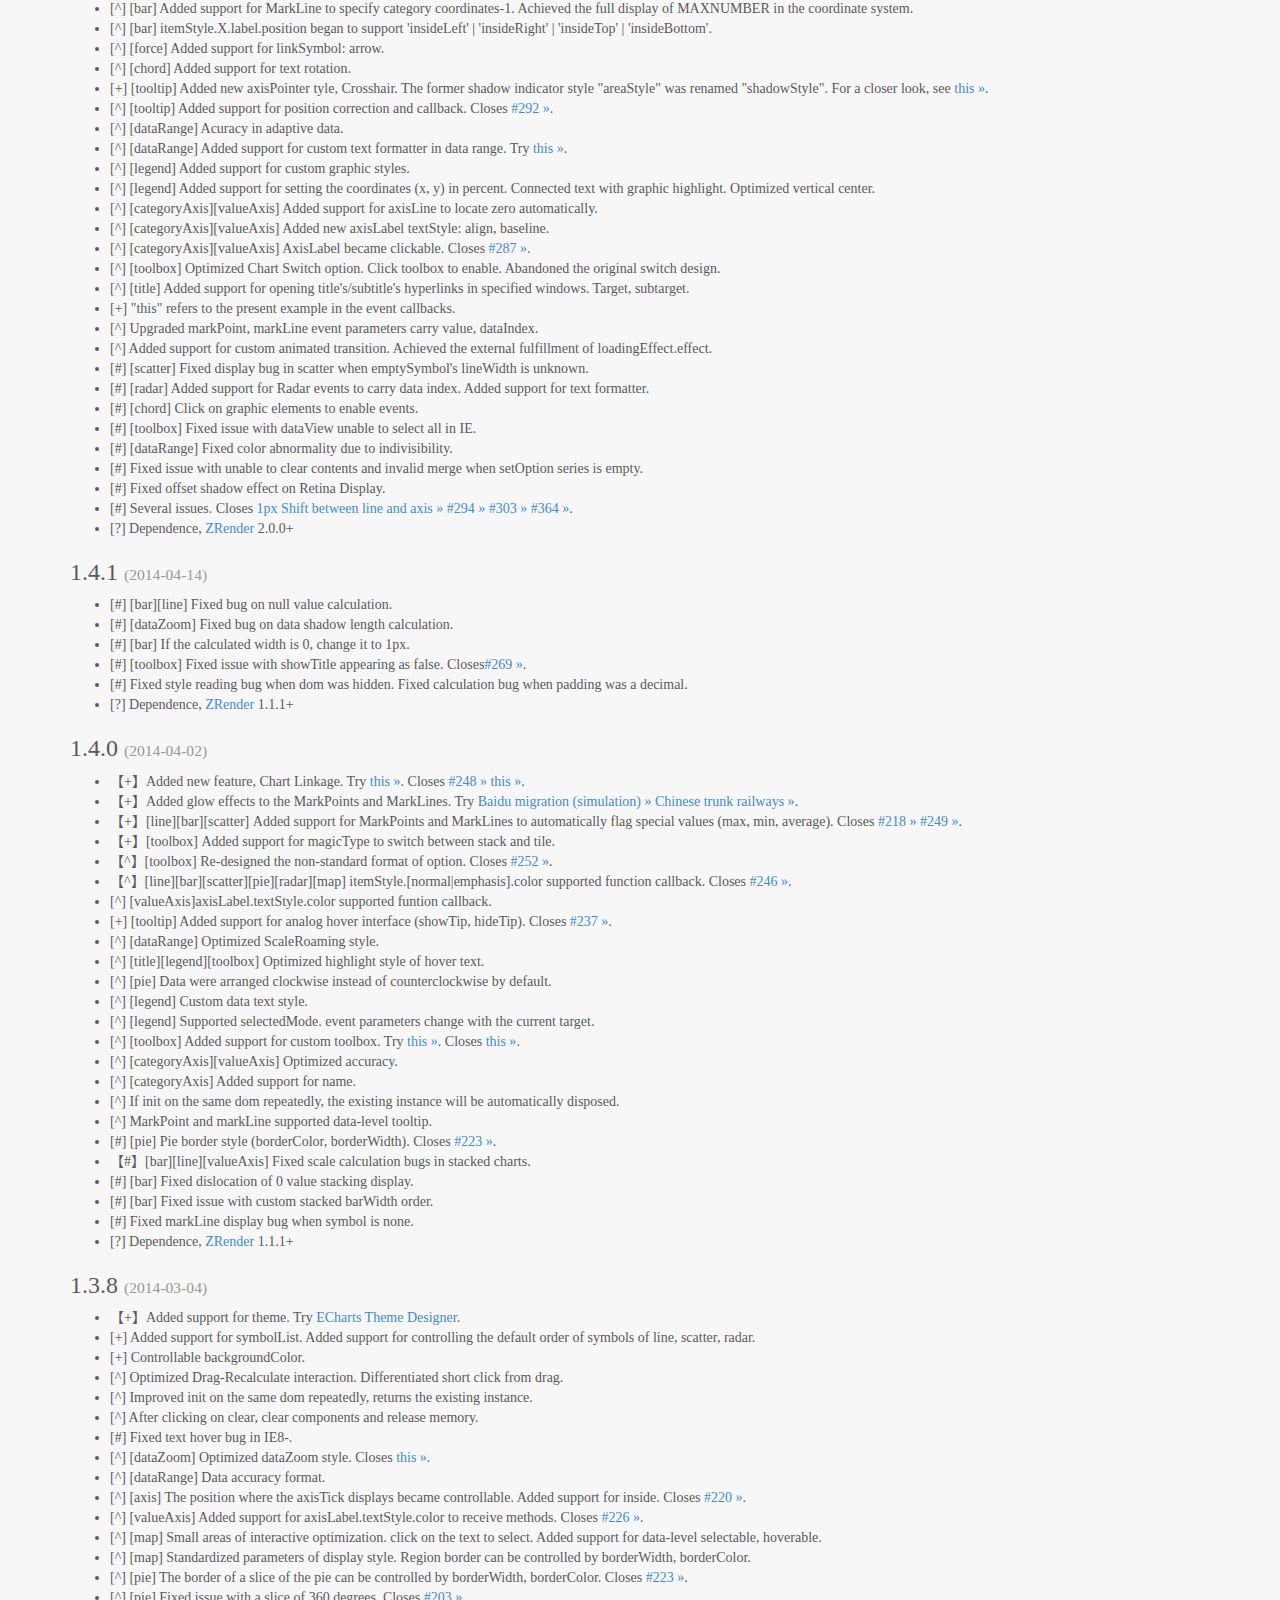
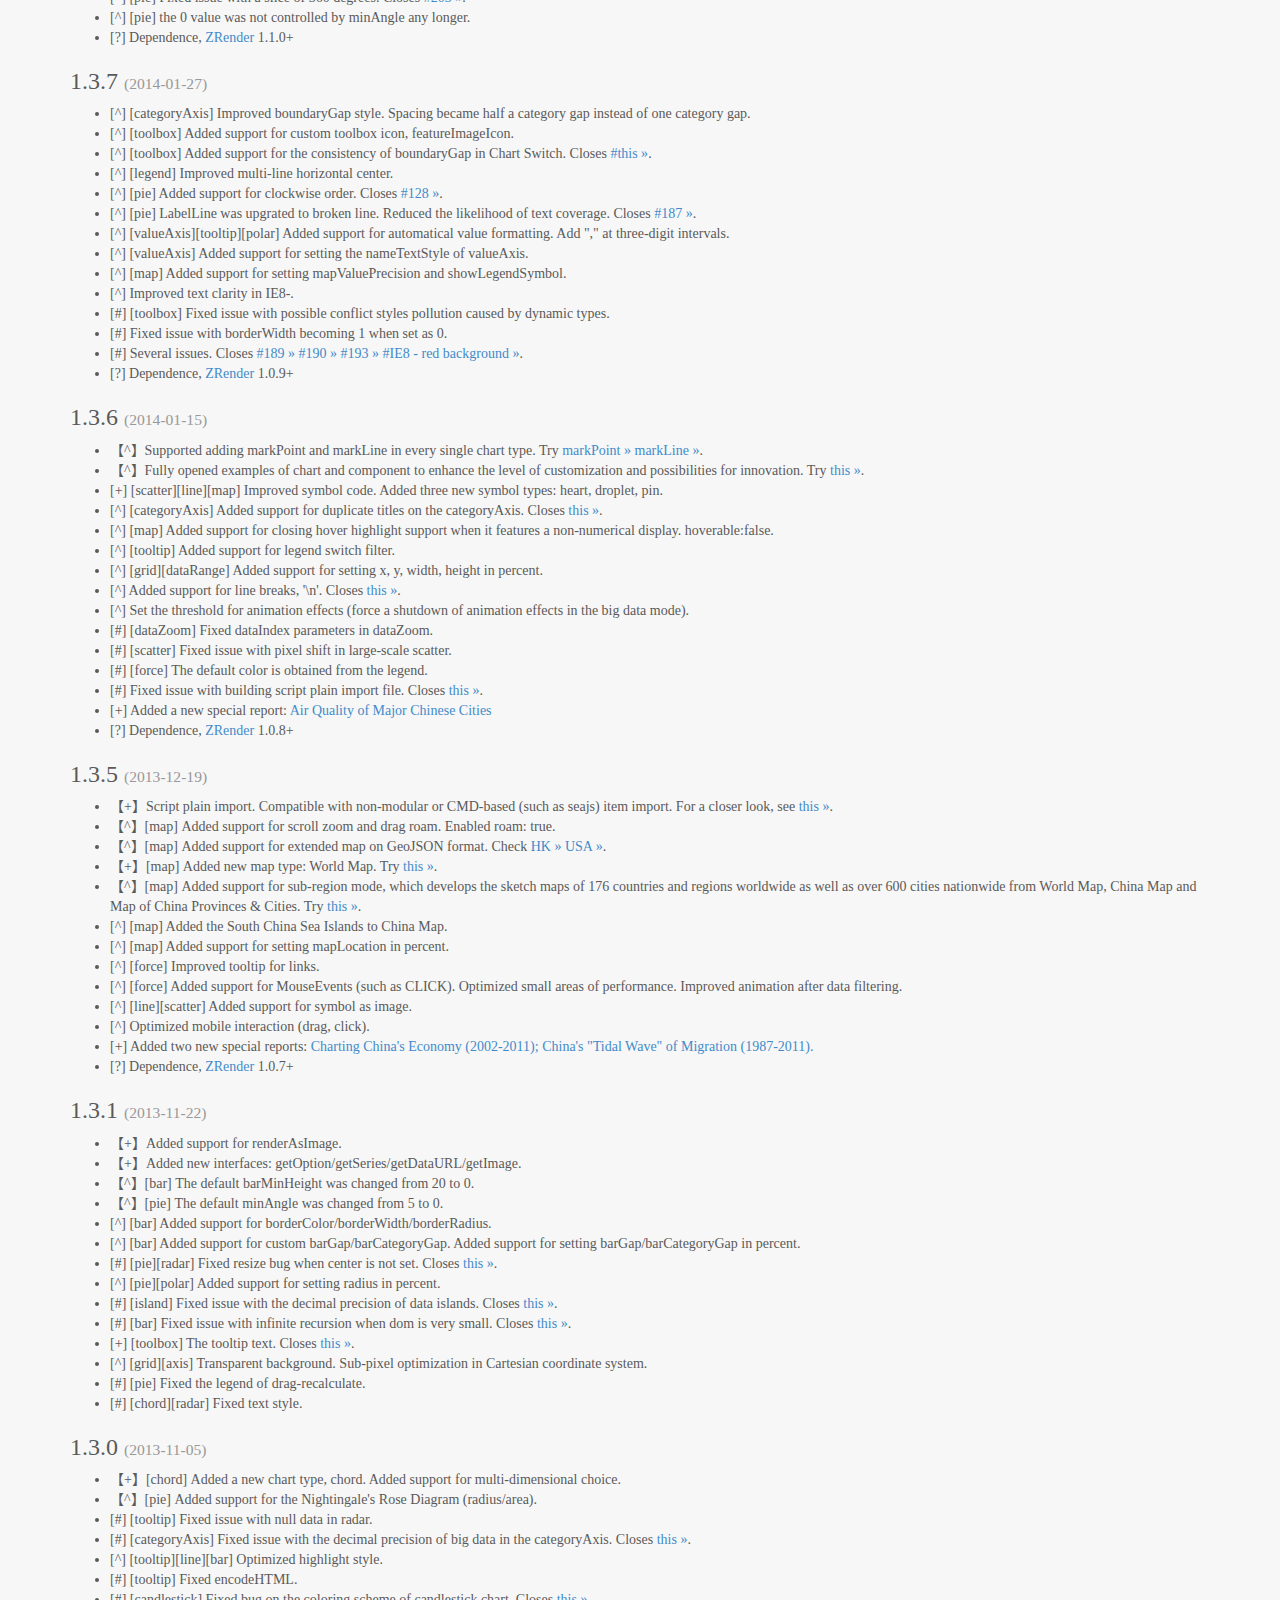
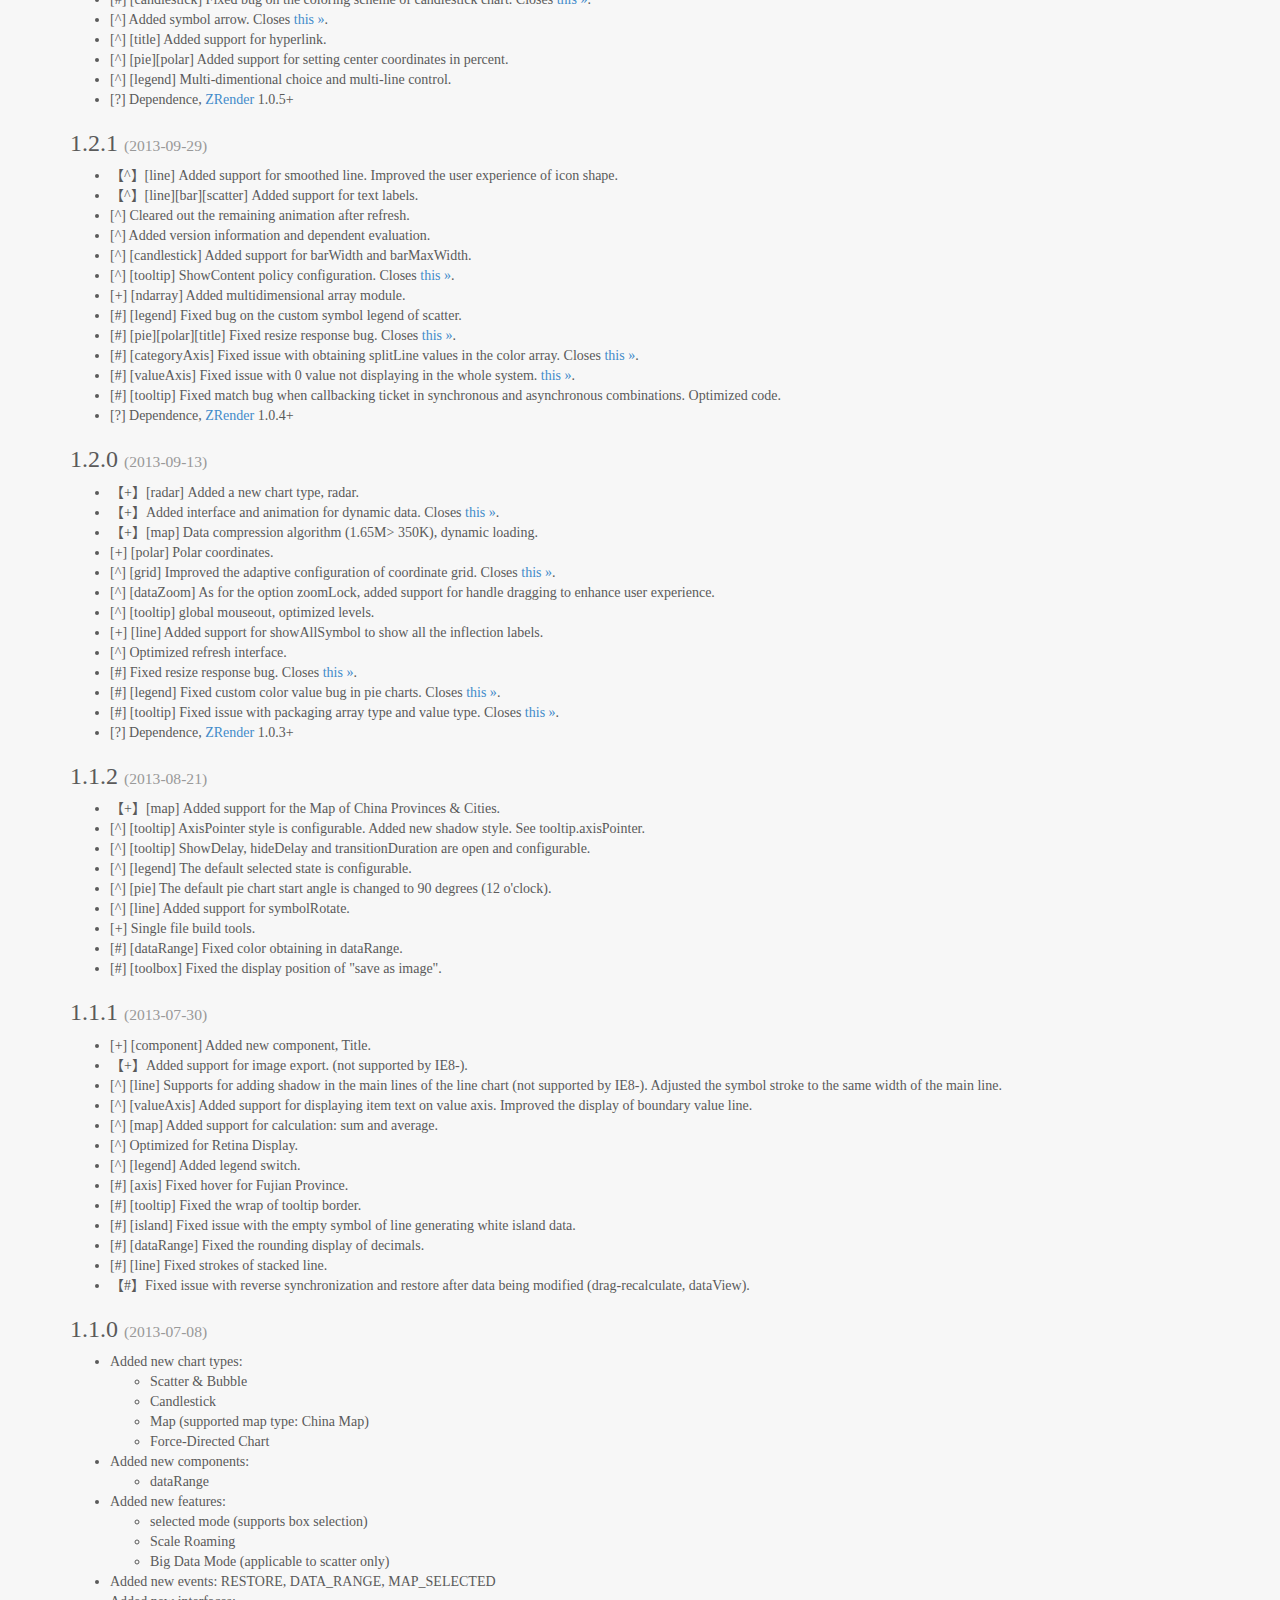
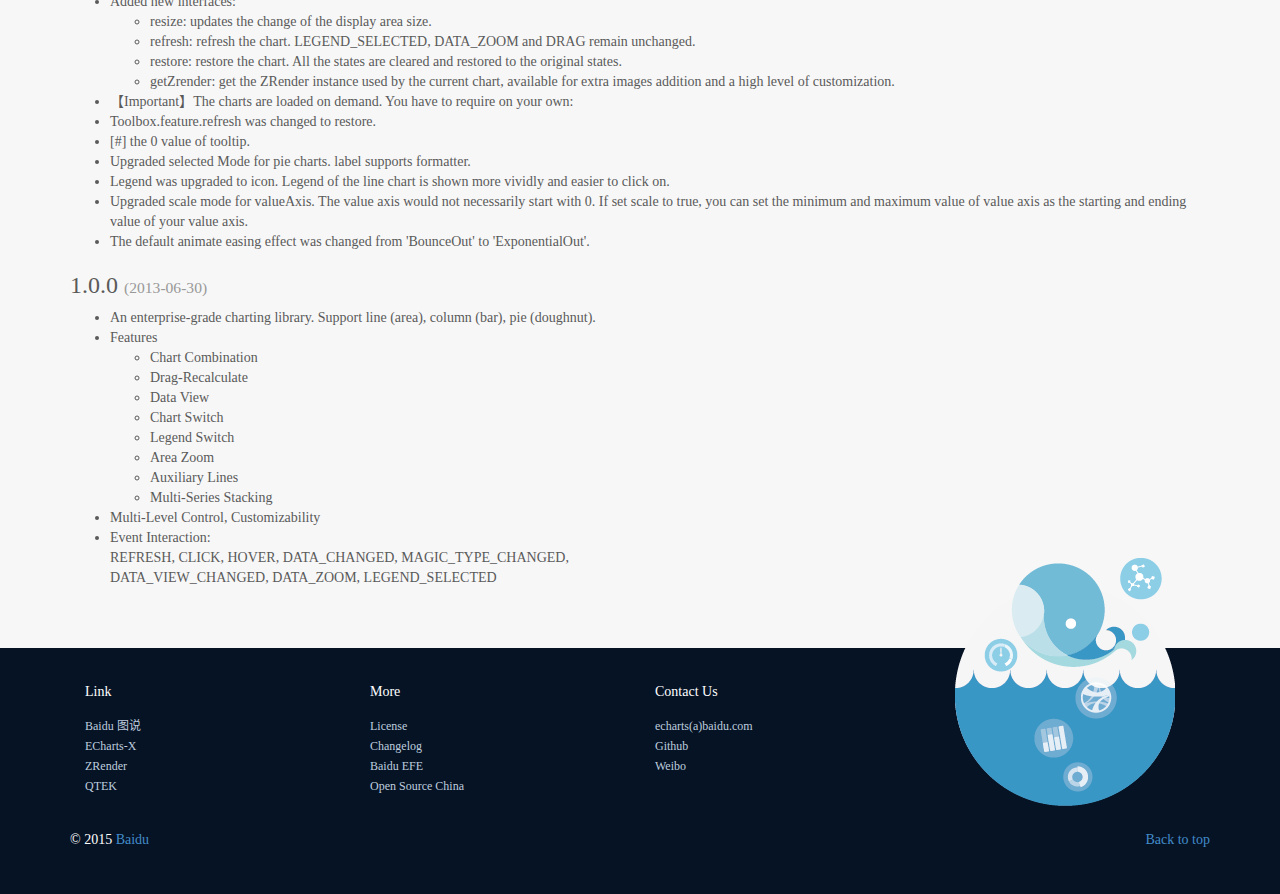
<file: static/echarts-2.2.7/doc/changelog-en.html>
<!DOCTYPE html>
<html lang="zh-cn">
  <head>
    <meta charset="utf-8">
    <meta http-equiv="X-UA-Compatible" content="IE=edge">
    <meta name="viewport" content="width=device-width, initial-scale=1.0">
    <meta name="description" content="ECharts">
    <meta name="author" content="kener.linfeng@gmail.com">
    <title>ECharts · Changelog</title>

    <link rel="shortcut icon" href="./asset/ico/favicon.png">

    <link href="./asset/css/font-awesome.min.css" rel="stylesheet">
    <link href="./asset/css/bootstrap.css" rel="stylesheet">
    <link href="./asset/css/carousel.css" rel="stylesheet">
    <link href="./asset/css/echartsHome.css" rel="stylesheet">
    <!-- HTML5 shim and Respond.js IE8 support of HTML5 elements and media queries -->
    <!--[if lt IE 9]>
      <script src="https://oss.maxcdn.com/html5shiv/3.7.2/html5shiv.min.js"></script>
      <script src="https://oss.maxcdn.com/respond/1.4.2/respond.min.js"></script>
    <![endif]-->
    <style type="text/css">
        .ddhide {
            height:0;
            overflow:hidden;
        }
        .ddshow {
            height:400px;
            overflow:hidden;
            transition:height 2s;
            -moz-transition:height 2s;
            -webkit-transition:height 2s;
            -o-transition:height 2s;
        }
    </style>
  </head>

  <body>
    <!-- Fixed navbar -->
    <div class="navbar navbar-default navbar-fixed-top" role="navigation" id="head"></div>

    <div class="container">
        <div id="main-wrap" class="ddhide">
            <div id="main" style="height:400px;"></div>
        </div>
        <audio id="audioV3"></audio>
        <h2>ChangeLog</h2>
        <span>[+]Added [-]Deleted [^]Upgraded [#]Fixed 【】Important</span>
        <div class="row-fluid">
            <div>
                <h3>2.2.7<small> (2015-07-22) </small></h3>
                <ul>
                    <li>[^] Fix heatmap layer configuration in map</li>
                </ul>
            </div>
            <div>
                <h3>2.2.6<small> (2015-07-15) </small></h3>
                <ul>
                    <li>【+】Add heatmap。See example <a href="./example/heatmap.html">heatmap</a></li>
                    <li>【+】Add <a href="http://echarts.baidu.com/doc/option.html">Option Manual</a>。</li>
                    <li>【+】Add <a href="http://echarts.baidu.com/doc/spreadsheet.html">Spreadsheet Data Conversion Tool</a>。</li>
                    <li>[^] Optimize event river layout algorithm</li>
                    <li>[^] Fix tooltip bug of multiple connected charts in 2.2.5</li>
                    <li>[?] Dependence, <a href="http://ecomfe.github.io/zrender/" target="_blank">ZRender</a> 2.1.1+</li>
                </ul>
            </div>
            <div>
                <h3>2.2.5<small> (2015-06-30) </small></h3>
                <ul>
                    <li>[^] Fix tree clickable. See <a href="https://github.com/ecomfe/echarts/issues/1655">#1655</a></li>
                    <li>[^] Fix wordCloud clickable. See <a href="https://github.com/ecomfe/echarts/issues/1709">#1709</a></li>
                    <li>[^] Tree direction right to left support. See <a href="https://github.com/ecomfe/echarts/issues/1608">#1608</a></li>
                    <li>[^] Map value same precision with given data. Fix <a href="https://github.com/ecomfe/echarts/issues/1670">#1670</a>, <a href="https://github.com/ecomfe/echarts/issues/1713">#1713</a></li>
                    <li>[^] Map data can't toggle selected by setOption. See <a href="https://github.com/ecomfe/echarts/issues/1720">#1720</a></li>
                    <li>[^] Fix bug that mouse event on tooltip will also trigger the event on canvas. Fix <a href="https://github.com/ecomfe/echarts/issues/1686">#1686</a></li>
                    <li>[^] Fix bug that childBorderWidth can't be 0 in treemap. See <a href="https://github.com/ecomfe/echarts/issues/1674">#1674</a></li>
                    <li>[^] Map extension support legend and dataRange</li>
                    <li>[^] Each series can configure it's own z and zlevel. See <a href="https://github.com/ecomfe/echarts/issues/1648">#1648</a></li>
                    <li>[^] Venn optimization</li>
                    <li>[?] Dependence, <a href="http://ecomfe.github.io/zrender/" target="_blank">ZRender</a> 2.1.0+</li>
                </ul>
            </div>
            <div>
                <h3>2.2.4<small> (2015-06-17) </small></h3>
                <ul>
                    <li>[^] Fix chord label textStyle color not work, Fix <a href="https://github.com/ecomfe/echarts/issues/1649">#1649 »</a></li>
                    <li>[^] Fix timeline not dispose bug when setOption with notMerge true。Fix <a href="https://github.com/ecomfe/echarts/issues/1601">#1601 »</a></li>
                    <li>[^] Treemap add root option</li>
                    <li>[^] Fix arrow drag and zoom bug in force。Fix <a href="https://github.com/ecomfe/echarts/issues/1604">#1604 »</a></li>
                    <li>[^] Fix single series addData animation bug</li>
                </ul>
            </div>
            <div>
                <h3>2.2.3<small> (2015-06-01) </small></h3>
                <ul>
                    <li>【+】 Add word cloud. See example <a href="./example/wordCloud.html">Google Trends</a></li>
                    <li>【+】 Add tree chart. See example<a href="./example/tree2.html">tree2.html</a></li>
                    <li>【+】 Publish <a href="http://ecomfe.github.io/echarts-map-tool/">ECharts Map Data Tool</a></li>
                    <li>[^] Improve treemap. Add children outline. Add breadcrumb. See example <a href="./example/treemap1.html">treemap1.html</a></li>
                    <li>[^] Improve dataRange. Add splitList option. See example <a href="./example/dataRange2.html">dataRange2.html</a></li>
                    <li>[^] Fix rcOption not defined bug。Fix <a href="https://github.com/ecomfe/echarts/issues/1554">#1554 »</a></li>
                    <li>[^] Fix <a href="https://github.com/ecomfe/echarts/issues/1528">#1528 »</a></li>
                    <li>[^] Fix timeline bug of map。Fix <a href="https://github.com/ecomfe/echarts/issues/1515">#1515 »</a></li>
                    <li>[^] Fix markLine add bug in gauge.</li>
                    <li>[^] Fix tooltip styling bug in map.</li>
                    <li>[?] Dependence, <a href="http://ecomfe.github.io/zrender/" target="_blank">ZRender</a> 2.0.8+</li>
                </ul>
            </div>
            <div>
                <h3>2.2.2<small> (2015-04-30) </small></h3>
                <ul>
                    <li>【+】 Add Venn chart. See example <a href="./example/venn.html">Venn</a></li>
                    <li>【+】 Add Treemap，See example <a href="./example/treemap.html">Treemap</a></li>
                    <li>【+】 Add logarithmic axis，See example <a href="./example/line9.html">line9</a></li>
                    <li>【+】 Release <a href="http://ecomfe.github.io/echarts-builder-web/">ECharts online builder</a></li>
                    <li>[^] Add data filter for line chart with large data. <a href="https://github.com/ecomfe/echarts/issues/1370">#1370 »</a></li>
                    <li>[^] symbolSize can configure width and height with an array</li>
                    <li>[^] Fix <a href="https://github.com/ecomfe/echarts/issues/1308">#1308 »</a></li>
                    <li>[^] Add configuration of z and zlevel</li>
                </ul>
            </div>
            <div>
                <h3>2.2.1<small> (2015-03-11) </small></h3>
                <ul>
                    <li>【^】 [markLine] Optimize curve drawing. smoothRadian changed to smoothness </li>
                    <li>【^】 [markLine] Support large option as large scale mark line optimization hint. See example <a href="./example/map22.html">map22</a></li>
                    <li>【^】 [markLine] Support edge bundling, bundling，See example <a href="./example/map22.html">map22</a></li>
                    <li>【^】 dataView Custom config enhancement, See <a href="https://github.com/ecomfe/echarts/issues/1316">#1316 »</a></li>
                    <li>[^] [eventRiver] eventList changed to data. </li>
                    <li>[^] [force] Optimize for two-way link，support <a href="https://github.com/ecomfe/echarts/issues/1344">#1344 »</a></li>
                    <li>[#] [funnel] Fix min/max size bug.</li>
                    <li>[-] [gauge] Remove precision option</li>
                    <li>[^] symbol Optimization for color configuration</li>
                    <li>[#] Fix dataZoom error when yAxis and xAxis switched. Fix <a href="https://github.com/ecomfe/echarts/issues/1320">#1320 »</a></li>
                    <li>[^] [k] Support label configuration</li>
                    <li>[#] [force] Fix layout error when change data frequently when worker enabled. Fix <a href="https://github.com/ecomfe/echarts/issues/1319">#1319 »</a></li>
                    <li>[#] [bar] Fix label disappear bug when label position is 'insideTop'.Fix <a href="https://github.com/ecomfe/echarts/issues/1257">#1257 »</a></li>
                    <li>[#] noDataLoadingOption not working bug fixed。Fix <a href="https://github.com/ecomfe/echarts/issues/1269">#1269 »</a></li>
                    <li>[^] Polar label support formatter</li>
                    <li>[^] Radar add max, min option </li>
                    <li>[^] tooltip add enterable option</li>
                    <li>[?] Dependence，<a href="http://ecomfe.github.io/zrender/" target="_blank">ZRender</a> 2.0.8+</li>
                </ul>
            </div>
            <div>
                <h3>2.2.0<small>( 2015-01-30 )</small></h3>
                <img src="./asset/img/why-echarts-m-en.png"  alt="Why Echarts?" style="float:right;width:180px;margin-right:30px;"/>
                <ul>
                    <li>【+】 ECharts-m ( ECharts Mobile ) 1.0.0 release</li>
                    <li>【^】 Zlevel and z cascading control are configurable</li>
                    <li>【^】 Mobile device optimize, touch event optimize.</li>
                    <li>【^】 [markLine]Radian of the smoothed line is configurable. Try <a href="./example/map21.html" target="_blank">this »</a></li>
                    <li>【^】 Uniform the label formatter callback's parameter as tooltip, more details are provided.</li>
                    <li>[+] Automatic no data mode, noDataText and noDataEffect would be displayed, support <a href="https://github.com/ecomfe/echarts/issues/1040" target="_blank">#1040 »</a></li>
                    <li>[+] [tooltip]Add css class 'echarts-tooltip' to the tooltip's dom.</li>
                    <li>[+] Add animationDurationUpdate for update transition animation duration control, support <a href="https://github.com/ecomfe/echarts/issues/1126" target="_blank">#1126 »</a></li>
                    <li>[+] [markPoint]Effect symbol can be pin, add bouncing effect, effect.type = 'bounce'</li>
                    <li>[+] [k]Add hoverable config.</li>
                    <li>[^] [markLine]Average markLine supports precision.</li>
                    <li>[^] [dataZoom]Vertical dataZoom interactive optimize, support <a href="https://github.com/ecomfe/echarts/issues/1124" target="_blank">#1124 »</a></li>
                    <li>[^] [categoryAxis]Interval can be function, support <a href="https://github.com/ecomfe/echarts/issues/1093" target="_blank">#1093 »</a></li>
                    <li>[^] [dataRange][dataZoom][timeline]Item size is configurable.</li>
                    <li>[^] [extension][BMap]Add initialized parameters, fix addMark geo transformation.</li>
                    <li>[^] [pie]Label location can be configured by distance, support <a href="https://github.com/ecomfe/echarts/issues/1122" target="_blank">#1122 »</a></li>
                    <li>[^] [chord][tooltip]Display detail default to from large end to the small end.</li>
                    <li>[#] LegendHoverLink should not take effect when animating, fix <a href="https://github.com/ecomfe/echarts/issues/896" target="_blank">#896 »</a>, <a href="https://github.com/ecomfe/echarts/issues/974" target="_blank">#974 »</a></li>
                    <li>[#] [scatter][radar][k]Get wrong value when the data is object, fix <a href="https://github.com/ecomfe/echarts/issues/1031" target="_blank">#1031 »</a></li>
                    <li>[#] [force]Fix line width configuration.</li>
                    <li>[#] [bar]Bar category gap optimize under multiple stack.</li>
                    <li>[#] [tooltip][markLine]Fix Multi-Level Control fail.</li>
                    <li>[#] [valueAxis]Optimize the value interval adjustment algorithm, fix
                        <a href="https://github.com/ecomfe/echarts/issues/1012" target="_blank">#1012 »</a>,
                        <a href="https://github.com/ecomfe/echarts/issues/1021" target="_blank">#1021 »</a>
                    </li>
                    <li>[#] Several issues. Closes
                        <a href="https://github.com/ecomfe/echarts/issues/1045" target="_blank">#1045( dataRange on-off )»</a>
                        <a href="https://github.com/ecomfe/echarts/issues/1051" target="_blank">#1051( yAxis dashed splitLine )»</a>
                        <a href="https://github.com/ecomfe/echarts/issues/1076" target="_blank">#1076( dataRange indicater's formatter )»</a>
                        <a href="https://github.com/ecomfe/echarts/issues/1078" target="_blank">#1079( dataZoom miscalculation )»</a>
                        <a href="https://github.com/ecomfe/echarts/issues/1079" target="_blank">#1079( bar sub-pixel optimize )»</a>
                        <a href="https://github.com/ecomfe/echarts/issues/1089" target="_blank">#1089( showTip interface)»</a>
                        <a href="https://github.com/ecomfe/echarts/issues/1129" target="_blank">#1129( stack wrong when '-' )»</a>
                        <a href="https://github.com/ecomfe/echarts/issues/1130" target="_blank">#1130( abnormal display on IE11 )»</a>
                        <a href="https://github.com/ecomfe/echarts/issues/1141" target="_blank">#1141( tooltip sub-pixel optimize )»</a>
                        <a href="https://github.com/ecomfe/echarts/issues/1142" target="_blank">#1142( tooltip location cache error )»</a>
                        <a href="https://github.com/ecomfe/echarts/issues/1146" target="_blank">#1146( multi-row Legend location error )»</a>
                        <a href="https://github.com/ecomfe/echarts/issues/1150" target="_blank">#1150( dataZoom event's star and end should not be round )»</a>
                        <a href="https://github.com/ecomfe/echarts/issues/1176" target="_blank">#1176( gauge clickable )»</a>
                        <a href="https://github.com/ecomfe/echarts/issues/1218" target="_blank">#1218( label layout error when labelLine is hiden )»</a>
                    </li>
                    <li>[?] Dependence, <a href="http://ecomfe.github.io/zrender/" target="_blank">ZRender</a> 2.0.7+</li>
                </ul>
            </div>

            <div>
                <h3>2.1.9 <small>( 2014-12-08 )</small></h3>
                <ul>
                    <li>[+] [force][chord]Add label option to the node, support <a href="https://github.com/ecomfe/echarts/issues/963" target="_blank">#963 »</a></li>
                    <li>[^] [axis][legend][dataRange][roamController]Add show option, support <a href="https://github.com/ecomfe/echarts/issues/866" target="_blank">#866 »</a></li>
                    <li>[^] [line]Symbol animation optimize, support <a href="https://github.com/ecomfe/echarts/issues/649" target="_blank">#649 »</a></li>
                    <li>[^] [tooltip]Add series in the callback's parameter, fixed markPoint's tooltip in multi-level control.</li>
                    <li>[#] [line]Irregular line's symbole display problem, fix <a href="https://github.com/ecomfe/echarts/issues/886" target="_blank">#886 »</a></li>
                    <li>[#] [dataZoom]DataZoom detail display, fix <a href="https://github.com/ecomfe/echarts/issues/878" target="_blank">#878 »</a></li>
                    <li>[#] [force]Node’s color option, fix <a href="https://github.com/ecomfe/echarts/issues/902" target="_blank">#902 »</a></li>
                    <li>[#] [legend]Legend selected failed when the series is difference in timeline, fix <a href="https://github.com/ecomfe/echarts/issues/970" target="_blank">#970 »</a></li>
                    <li>[#] [radar]Exception under empty data, fix <a href="https://github.com/ecomfe/echarts/issues/978" target="_blank">#978 »</a></li>
                    <li>[#] [bar]Stack bar's display wrong when barMaxWidth has been configured, fix <a href="https://github.com/ecomfe/echarts/issues/931" target="_blank">#931 »</a></li>
                    <li>[#] [line]Image symbole display failed, fix <a href="https://github.com/ecomfe/echarts/issues/955" target="_blank">#955 »</a></li>
                    <li>[#] [title][toolbox][timeline][roamController][dataRange][legend]Padding option not updating, fix <a href="https://github.com/ecomfe/echarts/issues/948" target="_blank">#948 »</a></li>
                    <li>[#] [tooltip]hover bug fixed, interactive optimize.</li>
                    <li>[#] Hover shapes have not been cleared after clear()</li>
                    <li>[?] Dependence, <a href="http://ecomfe.github.io/zrender/" target="_blank">ZRender</a> 2.0.6+</li>
                </ul>
            </div>

            <div>
                <h3>2.1.8 <small>( 2014-11-07 )</small></h3>
                <ul>
                    <li>【+】 <a href="../index-en.html">English home page</a> launch. Translate by <a href="http://weibo.com/u/1796972522" target="_blank">Huan Wang</a>.</li>
                    <li>【+】 [echarts-optimizer]New single file building strategy, <a href="https://github.com/ecomfe/echarts-optimizer" target="_blank">tool</a> and change the way of import, by <a href="http://weibo.com/errorrik" target="_blank">erik</a>.</li>
                    <li>【+】 [extension][BMap]New extension, BMap which is base on map.baidu.com, see
                        <a href="../extension/BMap/doc/doc.html" target="_blank">doc</a>,
                        <a href="../extension/BMap/doc/BMap.html" target="_blank">example1</a>,
                        <a href="../extension/BMap/doc/example.html" target="_blank">example2</a>,
                        by <a href="http://weibo.com/wind108369" target="_blank">Ji Yang</a>.
                    </li>
                    <li>【+】 [eventRiver]Added a new chart type, eventRiver. see <a href="./example.html#eventRiver" target="_blank">this »</a>, by <a href="http://weibo.com/u/2076050925" target="_blank">Limei Che</a>.</li>
                    <li>【+】 [line][bar]Irregular line | bar supported
                        <a href="./example/line7.html" target="_blank">this »</a>( bar
                        <a href="./example/bar13.html" target="_blank">this »</a> ). Closes
                        <a href="https://github.com/ecomfe/echarts/issues/331" target="_blank">#331 »</a>,
                        <a href="https://github.com/ecomfe/echarts/issues/624" target="_blank">#624 »</a>.
                    </li>
                    <li>【+】 [chord]Chord serie have ribbonType option to switch between two different style.</li>
                    <li>【+】 [timeAxis]Add a new axis type 'time' ( beta ).</li>
                    <li>【^】 [valueAxis]Optimize the value interval adjustment algorithm, splitNumber default to automatic, abolish power, precision, by <a href="https://github.com/i6ma" target="_blank">Shiwei Xie</a>.</li>
                    <li>【^】 [pie]Optimize the pie's label layout algorithm, Closes
                        <a href="https://github.com/ecomfe/echarts/issues/326" target="_blank">#326 »</a>,
                        <a href="https://github.com/ecomfe/echarts/issues/405" target="_blank">#405 »</a>,
                        <a href="https://github.com/ecomfe/echarts/issues/290" target="_blank">#290 »</a>.
                    </li>
                    <li>【^】 Uniform data representation of chord and force, see <a href="./doc.html#GraphDataStructure" target="_blank">Graph data structure</a>.</li>
                    <li>【^】 [funnel]Horizontal layout style can be configured by funnelAlign.</li>
                    <li>【^】 [toolbox]Magic switch between chord and force-directed charts, pie and funnel are supported.</li>
                    <li>【^】 [dataRange]DataRange (by hoverLink ) and Map (by dataRangeHoverLink ) can be hover linked.</li>
                    <li>【^】 [tooltip]Redesign the parameters of tooltip callback, from [] to {}, more info can be used.</li>
                    <li>[+] Add Chinese main city's geoJson ( about 344 files ), try <a href="./example/map20.html" target="_blank">this »</a>.</li>
                    <li>[+] [force]Link shape can be curve now.</li>
                    <li>[+] [force]roam supported, roam:false|true|'scale'|'move' same as map.</li>
                    <li>[+] [force]label.position can be configured, new getPosition method which can get the current layout position.</li>
                    <li>[+] [force]Add a new event type which would be fired at the end of fd-layout, ecConfig.EVENT.FORCE_LAYOUT_END.</li>
                    <li>[^] [force]strokeColor and lineWidth changed to borderColor and borderWidth. strokeColor and lineWidth changed to color and width.</li>
                    <li>[^] [toolbox]Series' option can be dynamically changed at the time of magic switch by feature.magicType.option.</li>
                    <li>[^] [bar]Bar's max width limit is suppored by barMaxWidth.</li>
                    <li>[^] [dataZoom]Show detail when dragging by the configuration of showDetail, support <a href="https://github.com/ecomfe/echarts/issues/381" target="_blank">#381 »</a>.</li>
                    <li>[^] [legend]Legend's hover link to chart by the configuration of legendHoverLink.</li>
                    <li>[^] [dataRange]Alpha change is supported. Closes <a href="http://www.oschina.net/question/2241318_175315" target="_blank">this »</a>.</li>
                    <li>[^] [tooltip]More interaction can be add to the tooltip's dom. Closes <a href="https://github.com/ecomfe/echarts/issues/698" target="_blank">#698 »</a>.</li>
                    <li>[^] Shut down all animation and realtime change in the explorer which does't support canvas, such as IE6/7/8.</li>
                    <li>[#] Double-click event in IE8. Closes <a href="http://www.oschina.net/question/699139_173111" target="_blank">this »</a>.</li>
                    <li>[#] [markX]Wrong style when no legend component.</li>
                    <li>[#] [roamController]Wrong control under multiple map type and handleColor failure.</li>
                    <li>[#] Background color can't be removed after clear execute. Closes <a href="http://www.oschina.net/question/2005941_178466" target="_blank">this »</a>.</li>
                    <li>[#] Several issues. Closes
                        <a href="https://github.com/ecomfe/echarts/issues/704" target="_blank">#704( Multiple map asynchronous callback )»</a>
                        <a href="https://github.com/ecomfe/echarts/issues/756" target="_blank">#756( Transparent effect in [Scatter] )»</a>
                        <a href="https://github.com/ecomfe/echarts/issues/760" target="_blank">#760( Formatter of extreme point )»</a>
                        <a href="https://github.com/ecomfe/echarts/issues/772" target="_blank">#772( Exception of boundary calculation )»</a>
                        <a href="https://github.com/ecomfe/echarts/issues/798" target="_blank">#798( Drag-Recalculate of pie )»</a>
                        <a href="https://github.com/ecomfe/echarts/issues/801" target="_blank">#801( Change the parameter of tooltip's formatter callback )»</a>
                        <a href="https://github.com/ecomfe/echarts/issues/839" target="_blank">#839( Exception of image display )»</a>
                        <a href="http://www.oschina.net/question/2003065_173244" target="_blank">this( Transition animations wrong in [Line Area] )»</a>.
                    </li>
                    <li>[?] Dependence, <a href="http://ecomfe.github.io/zrender/" target="_blank">ZRender</a> 2.0.5+</li>
                </ul>
            </div>

            <div>
                <h3>2.0.4 <small> (2014-09-23)</small></h3>
                <ul>
                    <li>【+】 [force] Added support for image symbol in force-directed charts.</li>
                    <li>【#】 [line] Negative smooth curve. Closes
                        <a href="https://github.com/ecomfe/echarts/issues/191" target="_blank">#191 »</a>,
                        <a href="https://github.com/ecomfe/echarts/issues/227" target="_blank">#227 »</a>,
                        <a href="https://github.com/ecomfe/echarts/issues/457" target="_blank">#457 »</a>,
                        <a href="https://github.com/ecomfe/echarts/issues/521" target="_blank">#521 »</a>.
                    </li>
                    <li>【#】 Image can't be displayed in IE8. Closes <a href="https://github.com/ecomfe/echarts/issues/691" target="_blank">#691 »</a>.</li>
                    <li>[^] [markX] Clickable default to true.</li>
                    <li>[^] [line][bar] Inverted the data order in the horizontal layout stack. Closes <a href="http://www.oschina.net/question/2243452_172885" target="_blank">this »</a>.</li>
                    <li>[^] [toolbox] Let 'this' point to current instance in the custom extension callback.</li>
                    <li>[#] [toolbox] Error when save image under chart linkage. Closes <a href="https://github.com/ecomfe/echarts/issues/659" target="_blank">#659 »</a>.</li>
                    <li>[#] [radar] Wrong render in the last dashed border. Closes <a href="https://github.com/ecomfe/echarts/issues/617" target="_blank">#617 »</a>.</li>
                    <li>[#] [gauge] The decimal precision arithmetic errors. Closes <a href="https://github.com/ecomfe/echarts/issues/673" target="_blank">#673 »</a>.</li>
                    <li>[#] [pie] Error when all data are 0. Closes <a href="https://github.com/ecomfe/echarts/issues/690" target="_blank">#690 »</a>.</li>
                    <li>[#] [radar] Drag-Recalculate error when color is Gradient.</li>
                    <li>[?] Dependence, <a href="http://ecomfe.github.io/zrender/" target="_blank">ZRender</a> 2.0.4+</li>
                </ul>
            </div>

            <div>
                <h3>2.0.3 <small> (2014-09-05)</small></h3>
                <ul>
                    <li>【+】 [roamController] New component, roamController, use for the maps, Closes <a href="https://github.com/ecomfe/echarts/issues/321" target="_blank">#321 »</a>.</li>
                    <li>【^】 [bar] Style conflict in Magic Switch, bar charts' borderWidth | Color | Radius change to be barBorderWidth | Color | Radius, see <a href="./doc-en.html#ItemStyle " target="_blank">itemStyle »</a>, Closes <a href="https://github.com/ecomfe/echarts/issues/622" target="_blank">#622 »</a>.</li>
                    <li>[+] Add clickable option to all chart types.</li>
                    <li>[+] New event type: mouseout, dblclick. Closes <a href="https://github.com/ecomfe/echarts/issues/448" target="_blank">#448 »</a>, <a href="https://github.com/ecomfe/echarts/issues/384" target="_blank">#384 »</a>.</li>
                    <li>[^] [valueAxis] Optimize boundary algorithm. Closes <a href="https://github.com/ecomfe/echarts/issues/523" target="_blank">#523 »</a>.</li>
                    <li>[^] [bar] Bar's barBorderRadius can be Array.</li>
                    <li>[#] [tooltip] Continuous display under timeline. Closes <a href="http://www.oschina.net/question/1991188_167046" target="_blank">this »</a>.</li>
                    <li>[#] Text in showLoading should be align center. Closes <a href="https://github.com/ecomfe/echarts/issues/638" target="_blank">#638 »</a>.</li>
                    <li>[#] [timeline] Display incomplete when the axisline's style is dashed.</li>
                    <li>[#] Page selected issue when drag or some weird interaction.</li>
                    <li>[#] [addMark*] Can't delte Mark* when the Mark* was add be addMark* method.</li>
                    <li>[#] Several issues. Closes
                        <a href="https://github.com/ecomfe/echarts/issues/540" target="_blank">#540 (Polar axisline's display.) »</a>
                        <a href="https://github.com/ecomfe/echarts/issues/543" target="_blank">#543 (Zoom error in multiple map.) »</a>
                        <a href="https://github.com/ecomfe/echarts/issues/562" target="_blank">#562 (DataZoom can be used in scatter.) »</a>
                        <a href="https://github.com/ecomfe/echarts/issues/568" target="_blank">#568 (Js precise arithmetic in gauge.) »</a>
                        <a href="https://github.com/ecomfe/echarts/issues/600" target="_blank">#600 (Magic switch error in non-coordinate Chart Linkage.) »</a>
                        <a href="https://github.com/ecomfe/echarts/issues/616" target="_blank">#616 (Critical point error in coordinate charts.) »</a>
                        <a href="https://github.com/ecomfe/echarts/issues/617" target="_blank">#617 (Dashed line display in radar.) »</a>
                        <a href="https://github.com/ecomfe/echarts/issues/644" target="_blank">#644 (Infinite loop when dom's width|height is 0) »</a>
                        <a href="https://github.com/ecomfe/echarts/issues/650" target="_blank">#650 (Mark* can't be display after dataZoom) »</a>.
                    </li>
                    <li>[?] Dependence, <a href="http://ecomfe.github.io/zrender/" target="_blank">ZRender</a> 2.0.3+</li>
                </ul>
            </div>

            <div>
                <h3>2.0.2 <small> (2014-08-13)</small></h3>
                <ul>
                    <li>【#】 Fixed display bug in IE8-. Closes <a href="https://github.com/ecomfe/echarts/issues/475" target="_blank">#475 »</a>.</li>
                    <li>[#] [gauge] Fixed accuracy calculation in gauges. Closes <a href="http://www.oschina.net/question/1410502_164606" target="_blank">this »</a>.</li>
                    <li>[#] [polar] Added support for hiding polar axis and axisLabel.interval in polar coordinate system. Closes <a href="https://github.com/ecomfe/echarts/issues/540" target="_blank">#540 »</a>.</li>
                    <li>[#] [force] Fixed file reference bug and remodelled worker in force-directed charts. Closes <a href="https://github.com/ecomfe/echarts/issues/533" target="_blank">#533 »</a>.</li>
                    <li>[#] [map] Fixed markLine scale bug in maps. Closes <a href="https://github.com/ecomfe/echarts/issues/490" target="_blank">#490 »</a>.</li>
                    <li>[?] Dependence, <a href="http://ecomfe.github.io/zrender/" target="_blank">ZRender</a> 2.0.2+</li>
                </ul>
            </div>

            <div>
                <h3>2.0.1 <small> (2014-07-24)</small></h3>
                <ul>
                    <li>【#】Fixed events failure for mobile devices.</li>
                    <li>[#] [gauge] Fixed wrong calculation of non-default min and max in gauges.</li>
                    <li>[#] [map] Fixed issue with maps not being updated when legend switch has no data.</li>
                    <li>[#] [map] Fixed bug on switching map types.</li>
                    <li>[#] [polar] Added support for circular polar coordinates.</li>
                    <li>[#] [markLine] Fixed issue with transition updates on markLine. Closes <a href="https://github.com/ecomfe/echarts/issues/427" target="_blank">#427 »</a>.</li>
                    <li>[#] Fixed bugs on resize when there is no option.</li>
                    <li>[#] Fixed issue with symbole not displaying null values. Closes <a href="https://github.com/ecomfe/echarts/issues/442" target="_blank">#442 »</a>.</li>
                    <li>[#] [timeline] Fixed bug caused by currentIndex not being zero. Closes <a href="https://github.com/ecomfe/echarts/issues/403" target="_blank">#403 »</a>.</li>
                    <li>[#] Fixed addData bug when the length of original array is 1. Closes <a href="https://github.com/ecomfe/echarts/issues/394" target="_blank">#394 »</a>.</li>
                    <li>[#] Fixed issue with loading bubble and dymnline (animated transition effects). Closes <a href="https://github.com/ecomfe/echarts/issues/406" target="_blank">#406 »</a>.</li>
                    <li>[?] Dependence, <a href="http://ecomfe.github.io/zrender/" target="_blank">ZRender</a> 2.0.1+</li>
                </ul>
            </div>

            <div>
                <h3>2.0.0 <small> (2014-06-30)</small></h3>
                <ul>
                    <li>【+】[timeline] Added timeline that can be paired with any chart type. Try <a href="./example/bar11.html" target="_blank">column »</a>、<a href="./example/scatter4.html" target="_blank">scatter »</a>、<a href="./example/pie7.html" target="_blank">pie »</a>、<a href="./example/map14.html" target="_blank">map »</a>.</li>
                    <li>【+】[gauge] Added gauge chart type. Check <a href="./example-en.html#gauge " target="_blank">this »</a>.</li>
                    <li>【+】[funnel] Added funnel chart type. Check <a href="./example-en.html#funnel " target="_blank">this »</a>.</li>
                    <li>【^】[map] Added support for SVG map extension. Try <a href="./example/map16.html" target="_blank">body composition »</a>、<a href="./example/map17.html" target="_blank">football pitch »</a>、<a href="./example/map18.html" target="_blank">Baidu Building F3 »</a>.</li>
                    <li>【^】[line][column][scatter][candlestick] Added support for big data mode on all browsers.</li>
                    <li>【^】Optimized chart animation in the whole system. Added support for gradual transition between statuses.</li>
                    <li>【^】Optimized PLM of charts and components in the whole system. Maintained state during multiple setOptions.</li>
                    <li>【+】Added support for markPoint's large-scale glow effects. Try <a href="./example/map15.html" target="_blank">Baidu popularity (simulation) »</a>.</li>
                    <li>【+】Dynamic MarkPoint and MarkLine: addMarkPoint, addMarkLine, delMarkPoint, delMarkLine. Check <a href="./doc-en.html#Instance Methods" target="_blank"> this »</a>.</li>
                    <li>[^] [map] Added support for scaleLimit.</li>
                    <li>[^] [bar] Added support for MarkLine to specify category coordinates-1. Achieved the full display of MAXNUMBER in the coordinate system.</li>
                    <li>[^] [bar] itemStyle.X.label.position began to support 'insideLeft' | 'insideRight' | 'insideTop' | 'insideBottom'.</li>
                    <li>[^] [force] Added support for linkSymbol: arrow.</li>
                    <li>[^] [chord] Added support for text rotation.</li>
                    <li>[+] [tooltip] Added new axisPointer tyle, Crosshair. The former shadow indicator style "areaStyle" was renamed "shadowStyle". For a closer look, see <a href="doc-en.html#Tooltip" target="_blank">this »</a>.</li>
                    <li>[^] [tooltip] Added support for position correction and callback. Closes <a href="https://github.com/ecomfe/echarts/issues/292" target="_blank">#292 »</a>.</li>
                    <li>[^] [dataRange] Acuracy in adaptive data.</li>
                    <li>[^] [dataRange] Added support for custom text formatter in data range. Try <a href="./example/dataRange.html" target="_blank">this »</a>.</li>
                    <li>[^] [legend] Added support for custom graphic styles.</li>
                    <li>[^] [legend] Added support for setting the coordinates (x, y) in percent. Connected text with graphic highlight. Optimized vertical center.</li>
                    <li>[^] [categoryAxis][valueAxis] Added support for axisLine to locate zero automatically.</li>
                    <li>[^] [categoryAxis][valueAxis] Added new axisLabel textStyle: align, baseline.</li>
                    <li>[^] [categoryAxis][valueAxis] AxisLabel became clickable. Closes <a href="https://github.com/ecomfe/echarts/issues/287" target="_blank">#287 »</a>.</li>
                    <li>[^] [toolbox] Optimized Chart Switch option. Click toolbox to enable. Abandoned the original switch design.</li>
                    <li>[^] [title] Added support for opening title's/subtitle's hyperlinks in specified windows. Target, subtarget.</li>
                    <li>[+] "this" refers to the present example in the event callbacks.</li>
                    <li>[^] Upgraded markPoint, markLine event parameters carry value, dataIndex.</li>
                    <li>[^] Added support for custom animated transition. Achieved the external fulfillment of loadingEffect.effect.</li>
                    <li>[#] [scatter] Fixed display bug in scatter when emptySymbol's lineWidth is unknown.</li>
                    <li>[#] [radar] Added support for Radar events to carry data index. Added support for text formatter.</li>
                    <li>[#] [chord] Click on graphic elements to enable events.</li>
                    <li>[#] [toolbox] Fixed issue with dataView unable to select all in IE.</li>
                    <li>[#] [dataRange] Fixed color abnormality due to indivisibility.</li>
                    <li>[#] Fixed issue with unable to clear contents and invalid merge when setOption series is empty.</li>
                    <li>[#] Fixed offset shadow effect on Retina Display.</li>
                    <li>[#] Several issues. Closes
                        <a href="#" target="_blank">1px Shift between line and axis »</a>
                        <a href="https://github.com/ecomfe/echarts/issues/294" target="_blank">#294 »</a>
                        <a href="https://github.com/ecomfe/echarts/issues/303" target="_blank">#303 »</a>
                        <a href="https://github.com/ecomfe/echarts/issues/364" target="_blank">#364 »</a>.
                    </li>
                    <li>[?] Dependence, <a href="http://ecomfe.github.io/zrender/" target="_blank">ZRender</a> 2.0.0+</li>
                </ul>
            </div>

            <div>
                <h3>1.4.1 <small> (2014-04-14)</small></h3>
                <ul>
                    <li>[#] [bar][line] Fixed bug on null value calculation.</li>
                    <li>[#] [dataZoom] Fixed bug on data shadow length calculation.</li>
                    <li>[#] [bar] If the calculated width is 0, change it to 1px.</li>
                    <li>[#] [toolbox] Fixed issue with showTitle appearing as false. Closes<a href="https://github.com/ecomfe/echarts/issues/269" target="_blank">#269 »</a>.</li>
                    <li>[#] Fixed style reading bug when dom was hidden. Fixed calculation bug when padding was a decimal.</li>
                    <li>[?] Dependence, <a href="http://ecomfe.github.io/zrender/" target="_blank">ZRender</a> 1.1.1+</li>
                </ul>
            </div>

            <div>
                <h3>1.4.0 <small> (2014-04-02)</small></h3>
                <ul>
                    <li>【+】Added new feature, Chart Linkage. Try <a href="./example/mix8.html" target="_blank">this »</a>. Closes <a href="https://github.com/ecomfe/echarts/issues/248" target="_blank">#248 »</a> <a href="http://www.oschina.net/question/1457761_145010" target="_blank">this »</a>.</li>
                    <li>【+】Added glow effects to the MarkPoints and MarkLines. Try <a href="./example/map11.html" target="_blank">Baidu migration (simulation) »</a> <a href="./example/map12.html" target="_blank">Chinese trunk railways »</a>.</li>
                    <li>【+】[line][bar][scatter] Added support for MarkPoints and MarkLines to automatically flag special values (max, min, average). Closes <a href="https://github.com/ecomfe/echarts/issues/218" target="_blank">#218 »</a> <a href="https://github.com/ecomfe/echarts/issues/249" target="_blank">#249 »</a>.</li>
                    <li>【+】[toolbox] Added support for magicType to switch between stack and tile.</li>
                    <li>【^】[toolbox] Re-designed the non-standard format of option. Closes <a href="https://github.com/ecomfe/echarts/issues/252" target="_blank">#252 »</a>.</li>
                    <li>【^】[line][bar][scatter][pie][radar][map] itemStyle.[normal|emphasis].color supported function callback. Closes <a href="https://github.com/ecomfe/echarts/issues/246" target="_blank">#246 »</a>.</li>
                    <li>[^] [valueAxis]axisLabel.textStyle.color supported funtion callback.</li>
                    <li>[+] [tooltip] Added support for analog hover interface (showTip, hideTip). Closes <a href="https://github.com/ecomfe/echarts/issues/237" target="_blank">#237 »</a>.</li>
                    <li>[^] [dataRange] Optimized ScaleRoaming style.</li>
                    <li>[^] [title][legend][toolbox] Optimized highlight style of hover text.</li>
                    <li>[^] [pie] Data were arranged clockwise instead of counterclockwise by default.</li>
                    <li>[^] [legend] Custom data text style.</li>
                    <li>[^] [legend] Supported selectedMode. event parameters change with the current target.</li>
                    <li>[^] [toolbox] Added support for custom toolbox. Try <a href="example/toolbox.html" target="_blank">this »</a>. Closes <a href="http://www.oschina.net/question/1020272_144976" target="_blank">this »</a>.</li>
                    <li>[^] [categoryAxis][valueAxis] Optimized accuracy.</li>
                    <li>[^] [categoryAxis] Added support for name.</li>
                    <li>[^] If init on the same dom repeatedly, the existing instance will be automatically disposed.</li>
                    <li>[^] MarkPoint and markLine supported data-level tooltip.</li>
                    <li>[#] [pie] Pie border style (borderColor, borderWidth). Closes <a href="https://github.com/ecomfe/echarts/issues/223" target="_blank">#223 »</a>.</li>
                    <li>【#】[bar][line][valueAxis] Fixed scale calculation bugs in stacked charts.</li>
                    <li>[#] [bar] Fixed dislocation of 0 value stacking display.</li>
                    <li>[#] [bar] Fixed issue with custom stacked barWidth order.</li>
                    <li>[#] Fixed markLine display bug when symbol is none.</li>
                    <li>[?] Dependence, <a href="http://ecomfe.github.io/zrender/" target="_blank">ZRender</a> 1.1.1+</li>
                </ul>
            </div>

            <div>
                <h3>1.3.8 <small> (2014-03-04)</small></h3>
                <ul>
                    <li>【+】Added support for theme. Try <a href='./example/themeDesigner.html' target="_blank">ECharts Theme Designer</a>.</li>
                    <li>[+] Added support for symbolList. Added support for controlling the  default order of symbols of line, scatter, radar.</li>
                    <li>[+] Controllable backgroundColor.</li>
                    <li>[^] Optimized Drag-Recalculate interaction. Differentiated short click from drag.</li>
                    <li>[^] Improved init on the same dom repeatedly, returns the existing instance.</li>
                    <li>[^] After clicking on clear, clear components and release memory.</li>
                    <li>[#] Fixed text hover bug in IE8-.</li>
                    <li>[^] [dataZoom] Optimized dataZoom style. Closes <a href="http://www.oschina.net/question/1431801_143036" target="_blank">this »</a>.</li>
                    <li>[^] [dataRange] Data accuracy format.</li>
                    <li>[^] [axis] The position where the axisTick displays became controllable. Added support for inside. Closes <a href="https://github.com/ecomfe/echarts/issues/220" target="_blank">#220 »</a>.</li>
                    <li>[^] [valueAxis] Added support for axisLabel.textStyle.color to receive methods. Closes <a href="https://github.com/ecomfe/echarts/issues/226" target="_blank">#226 »</a>.</li>
                    <li>[^] [map] Small areas of interactive optimization. click on the text to select. Added support for data-level selectable, hoverable.</li>
                    <li>[^] [map] Standardized parameters of display style. Region border can be controlled by borderWidth, borderColor.</li>
                    <li>[^] [pie] The border of a slice of the pie can be controlled by borderWidth, borderColor. Closes <a href="https://github.com/ecomfe/echarts/issues/223" target="_blank">#223 »</a>.</li>
                    <li>[^] [pie] Fixed issue with a slice of 360 degrees. Closes <a href="https://github.com/ecomfe/echarts/issues/203" target="_blank">#203 »</a>.</li>
                    <li>[^] [pie] the 0 value was not controlled by minAngle any longer.</li>
                    <li>[?] Dependence, <a href="http://ecomfe.github.io/zrender/" target="_blank">ZRender</a> 1.1.0+</li>
                </ul>
            </div>

            <div>
                <h3>1.3.7 <small> (2014-01-27)</small></h3>
                <ul>
                    <li>[^] [categoryAxis] Improved boundaryGap style. Spacing became half a category gap instead of one category gap.</li>
                    <li>[^] [toolbox] Added support for custom toolbox icon, featureImageIcon.</li>
                    <li>[^] [toolbox] Added support for the consistency of boundaryGap in Chart Switch. Closes <a href="http://www.oschina.net/question/1440737_141336" target="_blank">#this »</a>.</li>
                    <li>[^] [legend] Improved multi-line horizontal center.</li>
                    <li>[^] [pie] Added support for clockwise order. Closes <a href="https://github.com/ecomfe/echarts/issues/128" target="_blank">#128 »</a>.</li>
                    <li>[^] [pie] LabelLine was upgrated to broken line.  Reduced the likelihood of text coverage. Closes <a href="https://github.com/ecomfe/echarts/issues/187" target="_blank">#187 »</a>.</li>
                    <li>[^] [valueAxis][tooltip][polar] Added support for automatical value formatting. Add "," at three-digit intervals.</li>
                    <li>[^] [valueAxis] Added support for setting the nameTextStyle of valueAxis.</li>
                    <li>[^] [map] Added support for setting mapValuePrecision and showLegendSymbol.</li>
                    <li>[^] Improved text clarity in IE8-.</li>
                    <li>[#] [toolbox] Fixed issue with possible conflict styles pollution caused by dynamic types.</li>
                    <li>[#] Fixed issue with borderWidth becoming 1 when set as 0.</li>
                    <li>[#] Several issues. Closes
                        <a href="https://github.com/ecomfe/echarts/issues/189" target="_blank">#189 »</a>
                        <a href="https://github.com/ecomfe/echarts/issues/190" target="_blank">#190 »</a>
                        <a href="https://github.com/ecomfe/echarts/issues/193" target="_blank">#193 »</a>
                        <a href="http://www.oschina.net/question/1384706_141045" target="_blank">#IE8 - red background »</a>.
                    </li>
                    <li>[?] Dependence, <a href="http://ecomfe.github.io/zrender/" target="_blank">ZRender</a> 1.0.9+</li>
                </ul>
            </div>

            <div>
                <h3>1.3.6 <small> (2014-01-15)</small></h3>
                <ul>
                    <li>【^】Supported adding markPoint and markLine in every single chart type. Try <a href="./example/map9.html" target="_blank">markPoint »</a> <a href="./example/map10.html" target="_blank">markLine »</a>.</li>
                    <li>【^】Fully opened examples of chart and component to enhance the level of customization and possibilities for innovation. Try <a href="./example/mix7.html" target="_blank">this »</a>.</li>
                    <li>[+] [scatter][line][map] Improved symbol code. Added three new symbol types: heart, droplet, pin.</li>
                    <li>[^] [categoryAxis] Added support for duplicate titles on the categoryAxis. Closes <a href="https://github.com/ecomfe/echarts/issues/165" target="_blank">this »</a>.</li>
                    <li>[^] [map] Added support for closing hover highlight support when it features a non-numerical display. hoverable:false.</li>
                    <li>[^] [tooltip] Added support for legend switch filter.</li>
                    <li>[^] [grid][dataRange] Added support for setting x, y, width, height in percent.</li>
                    <li>[^] Added support for line breaks, '\n'. Closes <a href="https://github.com/ecomfe/echarts/issues/186" target="_blank">this »</a>.</li>
                    <li>[^] Set the threshold for animation effects (force a shutdown of animation effects in the big data mode).</li>
                    <li>[#] [dataZoom] Fixed dataIndex parameters in dataZoom.</li>
                    <li>[#] [scatter] Fixed issue with pixel shift in large-scale scatter.</li>
                    <li>[#] [force] The default color is obtained from the legend.</li>
                    <li>[#] Fixed issue with building script plain import file. Closes <a href="https://github.com/ecomfe/echarts/issues/174" target="_blank">this »</a>.</li>
                    <li>[+] Added a new special report: <a href="example/topic/aqi-china/index.html" target="_blank">Air Quality of Major Chinese Cities</a>
                    <li>[?] Dependence, <a href="http://ecomfe.github.io/zrender/" target="_blank">ZRender</a> 1.0.8+</li>
                </ul>
            </div>

            <div>
                <h3>1.3.5 <small> (2013-12-19)</small></h3>
                <ul>
                    <li>【+】Script plain import. Compatible with non-modular or CMD-based  (such as seajs) item import. For a closer look, see <a href="doc-en.html#Inclde ECharts3" target="_blank">this »</a>.</li>
                    <li>【^】[map] Added support for scroll zoom and drag roam. Enabled roam: true.</li>
                    <li>【^】[map] Added support for extended map on GeoJSON format. Check <a href="./example/map6.html" target="_blank">HK »</a> <a href="./example/map7.html" target="_blank">USA »</a>.</li>
                    <li>【+】[map] Added new map type: World Map. Try <a href="./example/map4.html" target="_blank">this »</a>.</li>
                    <li>【^】[map] Added support for sub-region mode, which develops the sketch maps of 176 countries and regions worldwide as well as over 600 cities nationwide from World Map, China Map and Map of China Provinces & Cities. Try <a href="./example/map8.html" target="_blank">this »</a>.</li>
                    <li>[^] [map] Added the South China Sea Islands to China Map.</li>
                    <li>[^] [map] Added support for setting mapLocation in  percent.</li>
                    <li>[^] [force] Improved tooltip for links.</li>
                    <li>[^] [force] Added support for MouseEvents (such as CLICK). Optimized small areas of performance. Improved animation after data filtering.</li>
                    <li>[^] [line][scatter] Added support for symbol as image.</li>
                    <li>[^] Optimized mobile interaction (drag, click).</li>
                    <li>[+] Added two new special reports: <a href="example/topic/10-me-china/index.html" target="_blank">Charting China's Economy (2002-2011); </a> <a href="example/topic/24-population-china/index.html" target="_blank"> China's "Tidal Wave" of Migration (1987-2011). </a></li>
                    <li>[?] Dependence, <a href="http://ecomfe.github.io/zrender/" target="_blank">ZRender</a> 1.0.7+</li>
                </ul>
            </div>

            <div>
                <h3>1.3.1 <small> (2013-11-22)</small></h3>
                <ul>
                    <li>【+】Added support for renderAsImage.</li>
                    <li>【+】Added new interfaces: getOption/getSeries/getDataURL/getImage.</li>
                    <li>【^】[bar] The default barMinHeight was changed from 20 to 0.</li>
                    <li>【^】[pie] The default minAngle was changed from 5 to 0.</li>
                    <li>[^] [bar] Added support for borderColor/borderWidth/borderRadius.</li>
                    <li>[^] [bar] Added support for custom barGap/barCategoryGap. Added support for setting barGap/barCategoryGap in percent.</li>
                    <li>[#] [pie][radar] Fixed resize bug when center is not set. Closes <a href="https://github.com/ecomfe/echarts/issues/133" target="_blank">this »</a>.</li>
                    <li>[^] [pie][polar] Added support for setting radius in percent.</li>
                    <li>[#] [island] Fixed issue with the decimal precision of data islands. Closes <a href="https://github.com/ecomfe/echarts/issues/126" target="_blank">this »</a>.</li>
                    <li>[#] [bar] Fixed issue with infinite recursion when dom is very small. Closes <a href="https://github.com/ecomfe/echarts/issues/138" target="_blank">this »</a>.</li>
                    <li>[+] [toolbox] The tooltip text. Closes <a href="https://github.com/ecomfe/echarts/issues/136" target="_blank">this »</a>.</li>
                    <li>[^] [grid][axis] Transparent background. Sub-pixel optimization in Cartesian coordinate system.</li>
                    <li>[#] [pie] Fixed the legend of drag-recalculate.</li>
                    <li>[#] [chord][radar] Fixed text style.</li>
                </ul>
            </div>

            <div>
                <h3>1.3.0 <small> (2013-11-05)</small></h3>
                <ul>
                    <li>【+】[chord] Added a new chart type, chord. Added support for multi-dimensional choice.</li>
                    <li>【^】[pie] Added support for the Nightingale's Rose Diagram (radius/area).</li>
                    <li>[#] [tooltip] Fixed issue with null data in radar.</li>
                    <li>[#] [categoryAxis]  Fixed issue with the decimal precision of big data in the categoryAxis.  Closes <a href="https://github.com/ecomfe/echarts/issues/110" target="_blank">this »</a>.</li>
                    <li>[^] [tooltip][line][bar] Optimized highlight style.</li>
                    <li>[#] [tooltip] Fixed encodeHTML.</li>
                    <li>[#] [candlestick] Fixed bug on the coloring scheme of candlestick chart. Closes <a href="https://github.com/ecomfe/echarts/issues/112" target="_blank">this »</a>.</li>
                    <li>[^] Added  symbol arrow. Closes <a href="http://www.oschina.net/question/1182177_128527" target="_blank">this »</a>.</li>
                    <li>[^] [title] Added support for hyperlink.</li>
                    <li>[^] [pie][polar] Added support for setting center coordinates in percent.</li>
                    <li>[^] [legend] Multi-dimentional choice and multi-line control.</li>
                    <li>[?] Dependence, <a href="http://ecomfe.github.io/zrender/" target="_blank">ZRender</a> 1.0.5+</li>
                </ul>
            </div>

            <div>
                <h3>1.2.1 <small> (2013-09-29)</small></h3>
                <ul>
                    <li>【^】[line] Added support for smoothed line. Improved the user experience of icon shape.</li>
                    <li>【^】[line][bar][scatter] Added support for text labels.</li>
                    <li>[^] Cleared out the remaining animation after refresh.</li>
                    <li>[^] Added version information and dependent evaluation.</li>
                    <li>[^] [candlestick] Added support for barWidth and barMaxWidth.</li>
                    <li>[^] [tooltip] ShowContent policy configuration. Closes <a href="https://github.com/ecomfe/echarts/issues/102" target="_blank">this »</a>.</li>
                    <li>[+] [ndarray] Added multidimensional array module.</li>
                    <li>[#] [legend] Fixed bug on the custom symbol legend of scatter.</li>
                    <li>[#] [pie][polar][title] Fixed resize response bug.  Closes <a href="https://github.com/ecomfe/echarts/issues/83" target="_blank">this »</a>.</li>
                    <li>[#] [categoryAxis] Fixed issue with obtaining splitLine values in the color array.  Closes <a href="https://github.com/ecomfe/echarts/issues/90" target="_blank">this »</a>.</li>
                    <li>[#] [valueAxis] Fixed issue with 0 value not displaying in the whole system. <a href="https://github.com/ecomfe/echarts/issues/101" target="_blank">this »</a>.</li>
                    <li>[#] [tooltip] Fixed match bug when callbacking ticket  in synchronous and asynchronous combinations. Optimized code.</li>
                    <li>[?] Dependence, <a href="http://ecomfe.github.io/zrender/" target="_blank">ZRender</a> 1.0.4+</li>
                </ul>
            </div>

            <div>
                <h3>1.2.0 <small> (2013-09-13)</small></h3>
                <ul>
                    <li>【+】[radar] Added a new chart type, radar.</li>
                    <li>【+】Added interface and animation for dynamic data. Closes <a href="https://github.com/ecomfe/echarts/issues/45" target="_blank">this »</a>.</li>
                    <li>【+】[map] Data compression algorithm (1.65M> 350K), dynamic loading.</li>
                    <li>[+] [polar] Polar coordinates.</li>
                    <li>[^] [grid] Improved the adaptive configuration of coordinate grid. Closes <a href="http://www.oschina.net/question/1255841_123578" target="_blank">this »</a>.</li>
                     <li>[^] [dataZoom] As for the option zoomLock, added support for handle dragging to enhance user experience.</li>
                    <li>[^] [tooltip] global mouseout, optimized levels.</li>
                    <li>[+] [line] Added support for showAllSymbol to show all the inflection labels.</li>
                    <li>[^] Optimized refresh interface.</li>
                    <li>[#] Fixed resize response bug. Closes <a href="https://github.com/ecomfe/echarts/issues/68" target="_blank">this »</a>.</li>
                    <li>[#] [legend] Fixed custom color value bug in pie charts. Closes <a href="http://www.oschina.net/question/209138_125256" target="_blank">this »</a>.</li>
                    <li>[#] [tooltip] Fixed issue with packaging array type and value type. Closes <a href="https://github.com/ecomfe/echarts/issues/82" target="_blank">this »</a>.</li>
                    <li>[?] Dependence, <a href="http://ecomfe.github.io/zrender/" target="_blank">ZRender</a> 1.0.3+</li>
                </ul>
            </div>

            <div>
                <h3>1.1.2 <small> (2013-08-21)</small></h3>
                <ul>
                    <li>【+】[map] Added support for the Map of China Provinces & Cities.</li>
                    <li>[^] [tooltip] AxisPointer style is configurable. Added new shadow style. See tooltip.axisPointer.</li>
                    <li>[^] [tooltip] ShowDelay, hideDelay and transitionDuration are open and configurable.</li>
                    <li>[^] [legend] The default selected state is configurable.</li>
                    <li>[^] [pie] The default pie chart start angle is changed to 90 degrees (12 o'clock).</li>
                    <li>[^] [line] Added support for symbolRotate.</li>
                    <li>[+] Single file build tools.</li>
                    <li>[#] [dataRange] Fixed color obtaining in dataRange.</li>
                    <li>[#] [toolbox] Fixed the display position of "save as image".</li>
                </ul>
            </div>

            <div>
                <h3>1.1.1 <small> (2013-07-30)</small></h3>
                <ul>
                    <li>[+] [component] Added new component, Title.</li>
                    <li>【+】Added support for image export. (not supported by IE8-).</li>
                    <li>[^] [line] Supports for adding shadow in the main lines of the line chart (not supported by IE8-). Adjusted the symbol stroke to the same width of the main line.</li>
                    <li>[^] [valueAxis] Added support for displaying item text on value axis. Improved the display of boundary value line.</li>
                    <li>[^] [map] Added support for calculation: sum and average.</li>
                    <li>[^] Optimized for Retina Display.</li>
                    <li>[^] [legend] Added legend switch.</li>
                    <li>[#] [axis] Fixed hover for Fujian Province.</li>
                    <li>[#] [tooltip] Fixed the wrap of tooltip border.</li>
                    <li>[#] [island] Fixed issue with the empty symbol of line generating white island data.</li>
                    <li>[#] [dataRange] Fixed the rounding display of decimals.</li>
                    <li>[#] [line] Fixed strokes of stacked line.</li>
                    <li>【#】Fixed issue with reverse synchronization and restore after data being modified (drag-recalculate, dataView).</li>
                </ul>
            </div>

            <div>
                <h3>1.1.0 <small> (2013-07-08)</small></h3>
                <ul>
                    <li>Added new chart types: </li>
                    <ul>
                        <li>Scatter & Bubble</li>
                        <li>Candlestick</li>
                        <li>Map (supported map type: China Map) </li>
                        <li>Force-Directed Chart</li>
                    </ul>
                    <li>Added new components: </li>
                    <ul>
                        <li>dataRange</li>
                    </ul>
                    <li>Added new features: </li>
                    <ul>
                        <li>selected mode (supports box selection)</li>
                        <li>Scale Roaming</li>
                        <li>Big Data Mode (applicable to scatter only) </li>
                    </ul>
                    <li>Added new events: RESTORE, DATA_RANGE, MAP_SELECTED</li>
                    <li>Added new interfaces:</li>
                    <ul>
                        <li>resize: updates the change of the display area size.</li>
                        <li>refresh: refresh the chart. LEGEND_SELECTED, DATA_ZOOM and DRAG remain unchanged.</li>
                        <li>restore: restore the chart. All the states are cleared and restored to the original states.</li>
                        <li>getZrender: get the ZRender instance used by the current chart, available for extra images addition and a high level of customization.</li>
                    </ul>
                    <li>【Important】The charts are loaded on demand. You have to require on your own: </li>
                    <li>Toolbox.feature.refresh was changed to restore.</li>
                    <li>[#] the 0 value of tooltip.</li>
                    <li>Upgraded selected Mode for pie charts. label supports formatter.</li>
                    <li>Legend was upgraded to icon. Legend of the line chart is shown more vividly and easier to click on.</li>
                    <li>Upgraded scale mode for valueAxis. The value axis would not necessarily start with 0. If set scale to true, you can set the minimum and maximum value of value axis as the starting and ending value of your value axis.</li>
                    <li>The default animate easing effect was changed from 'BounceOut' to 'ExponentialOut'.</li>
                </ul>
            </div>

            <div>
                <h3>1.0.0 <small> (2013-06-30)</small></h3>
                <ul>
                    <li>An enterprise-grade charting library. Support line (area), column (bar), pie (doughnut).</li>
                    <li>Features</li>
                    <ul>
                        <li>Chart Combination</li>
                        <li>Drag-Recalculate</li>
                        <li>Data View</li>
                        <li>Chart Switch</li>
                        <li>Legend Switch</li>
                        <li>Area Zoom</li>
                        <li>Auxiliary Lines</li>
                        <li>Multi-Series Stacking</li>
                    </ul>
                    <li>Multi-Level Control, Customizability</li>
                    <li>Event Interaction:
                        <br/>REFRESH, CLICK, HOVER, DATA_CHANGED, MAGIC_TYPE_CHANGED,
                        <br/>DATA_VIEW_CHANGED, DATA_ZOOM, LEGEND_SELECTED</li>
                </ul>
            </div>
        </div>
    </div> <!-- /container -->
    <footer id="footer"></footer>
    <!-- Le javascript
    ================================================== -->
    <!-- Placed at the end of the document so the pages load faster -->
    <script src="example/www/js/echarts.js"></script>
    <script src="asset/js/dataDancing.js"></script>
    <script src="./asset/js/jquery.min.js"></script>
    <script type="text/javascript" src="./asset/js/echartsHome.js"></script>
    <script src="./asset/js/bootstrap.min.js"></script>
  </body>
</html>
</file>
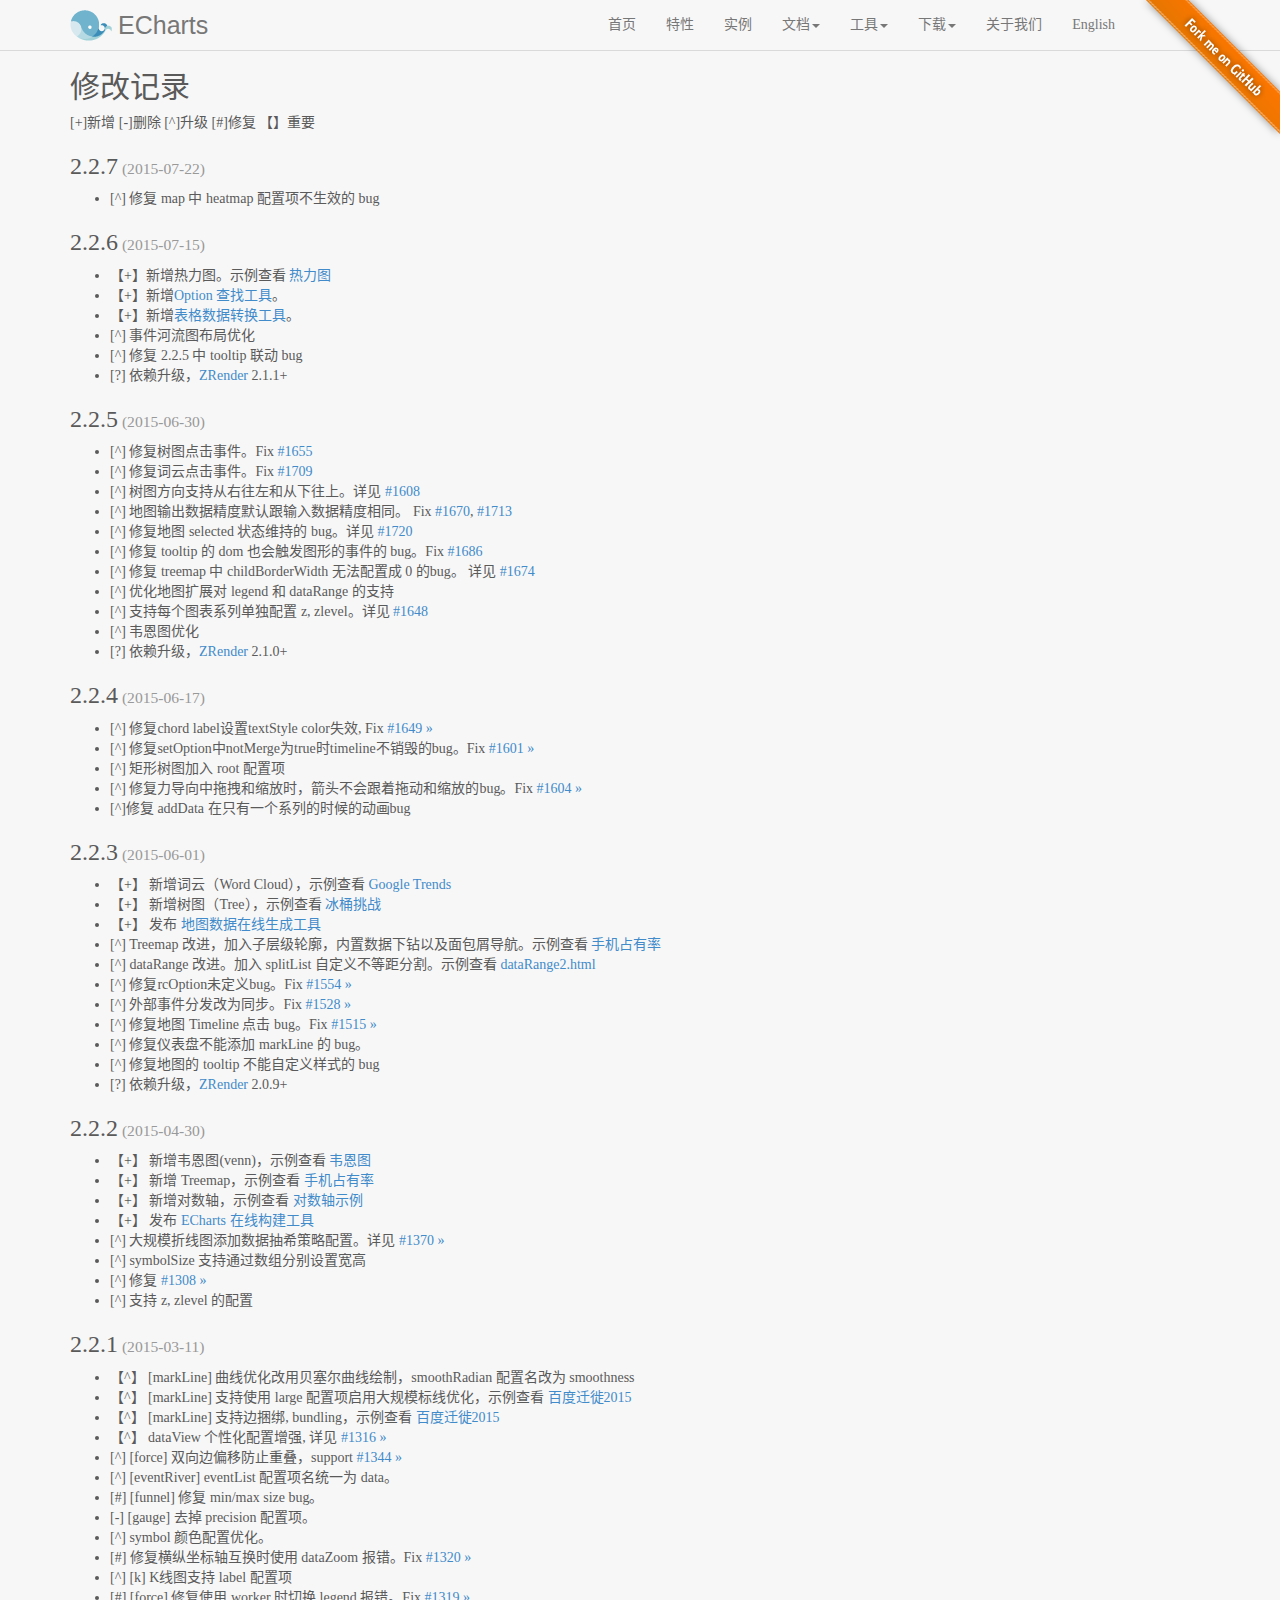
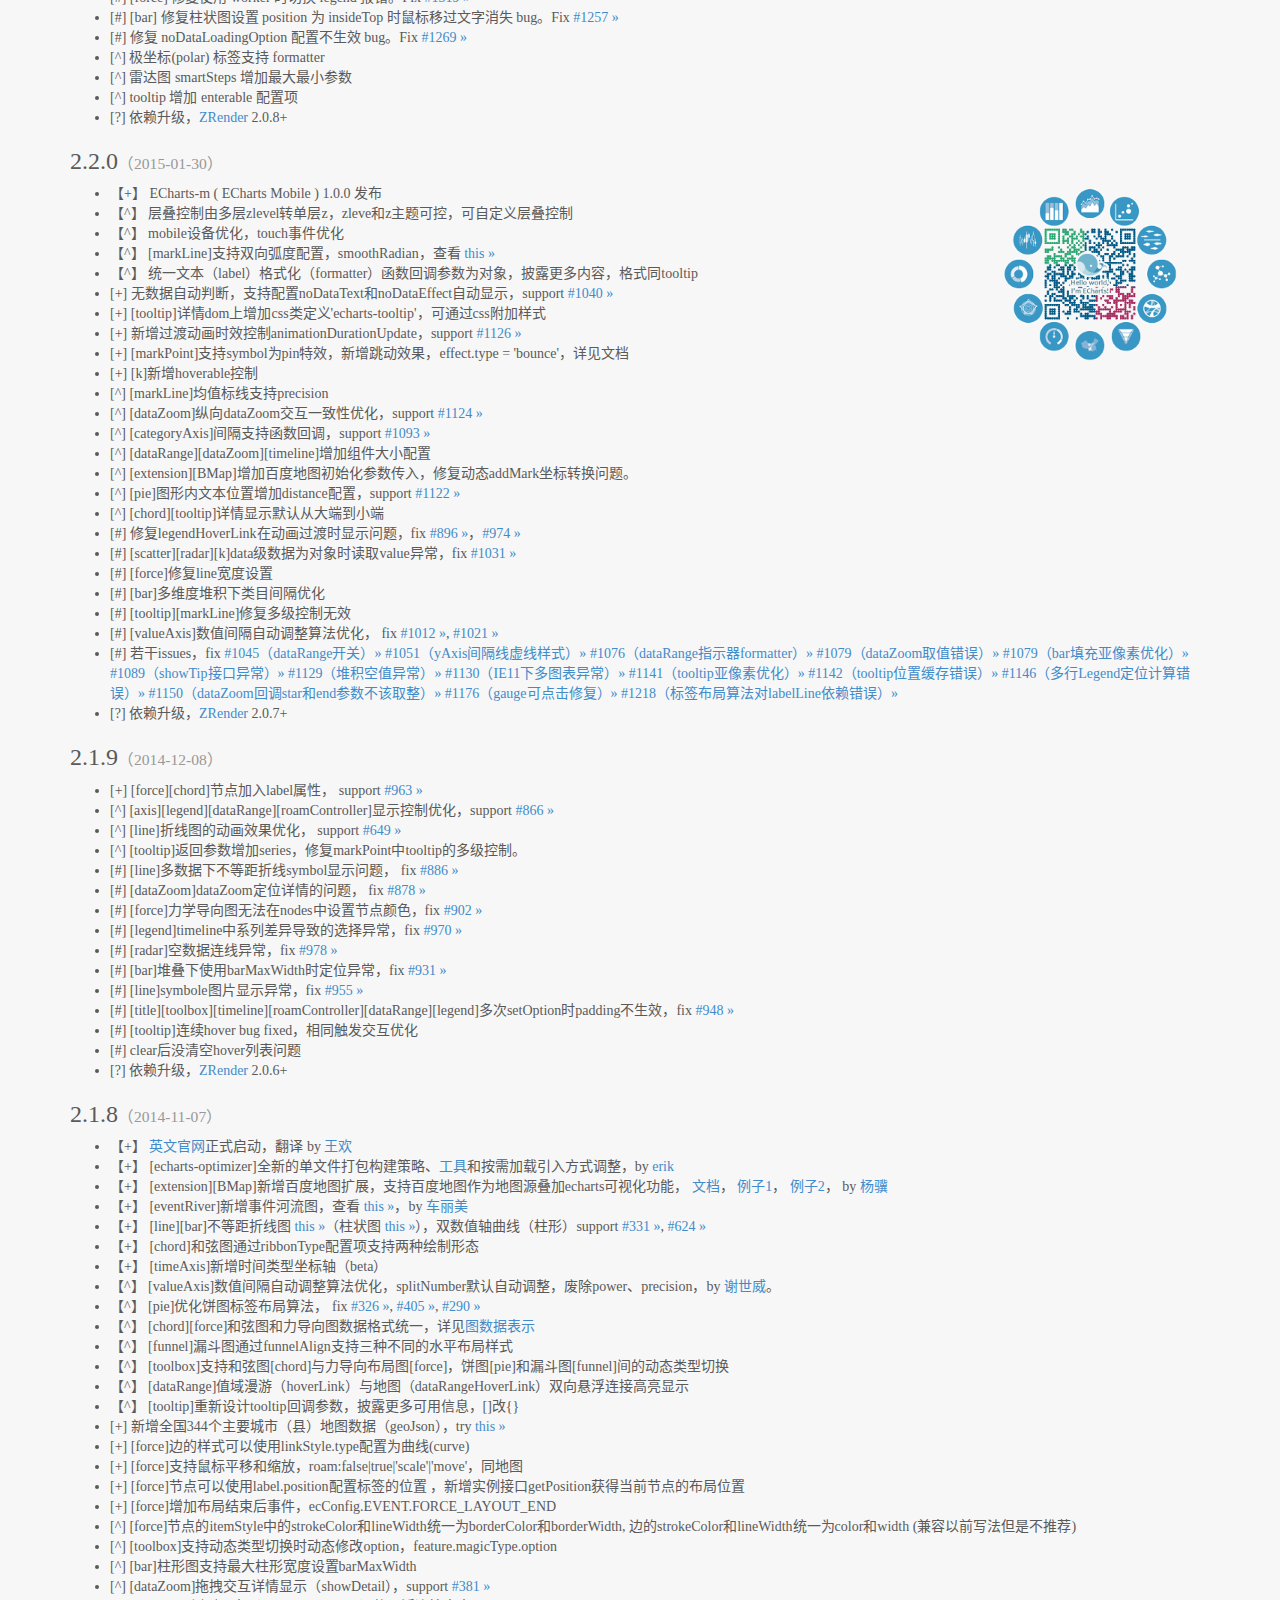
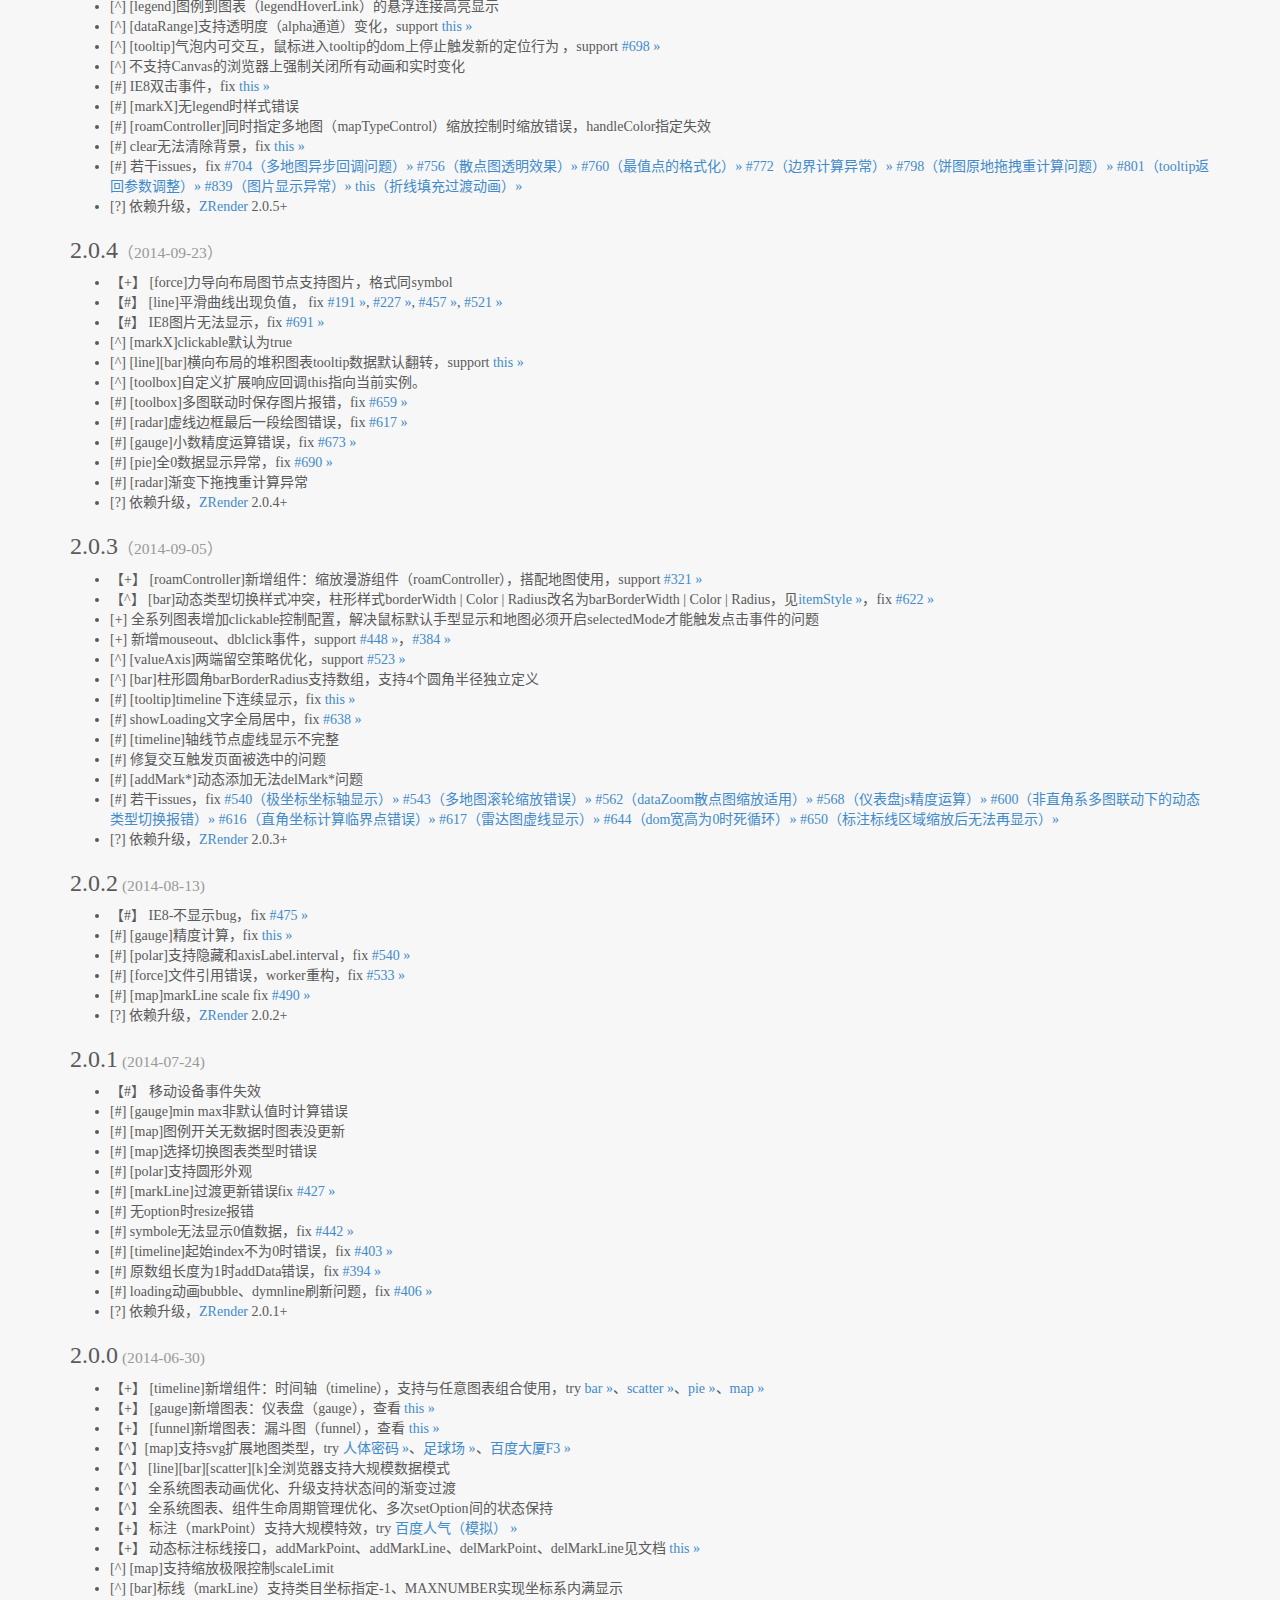
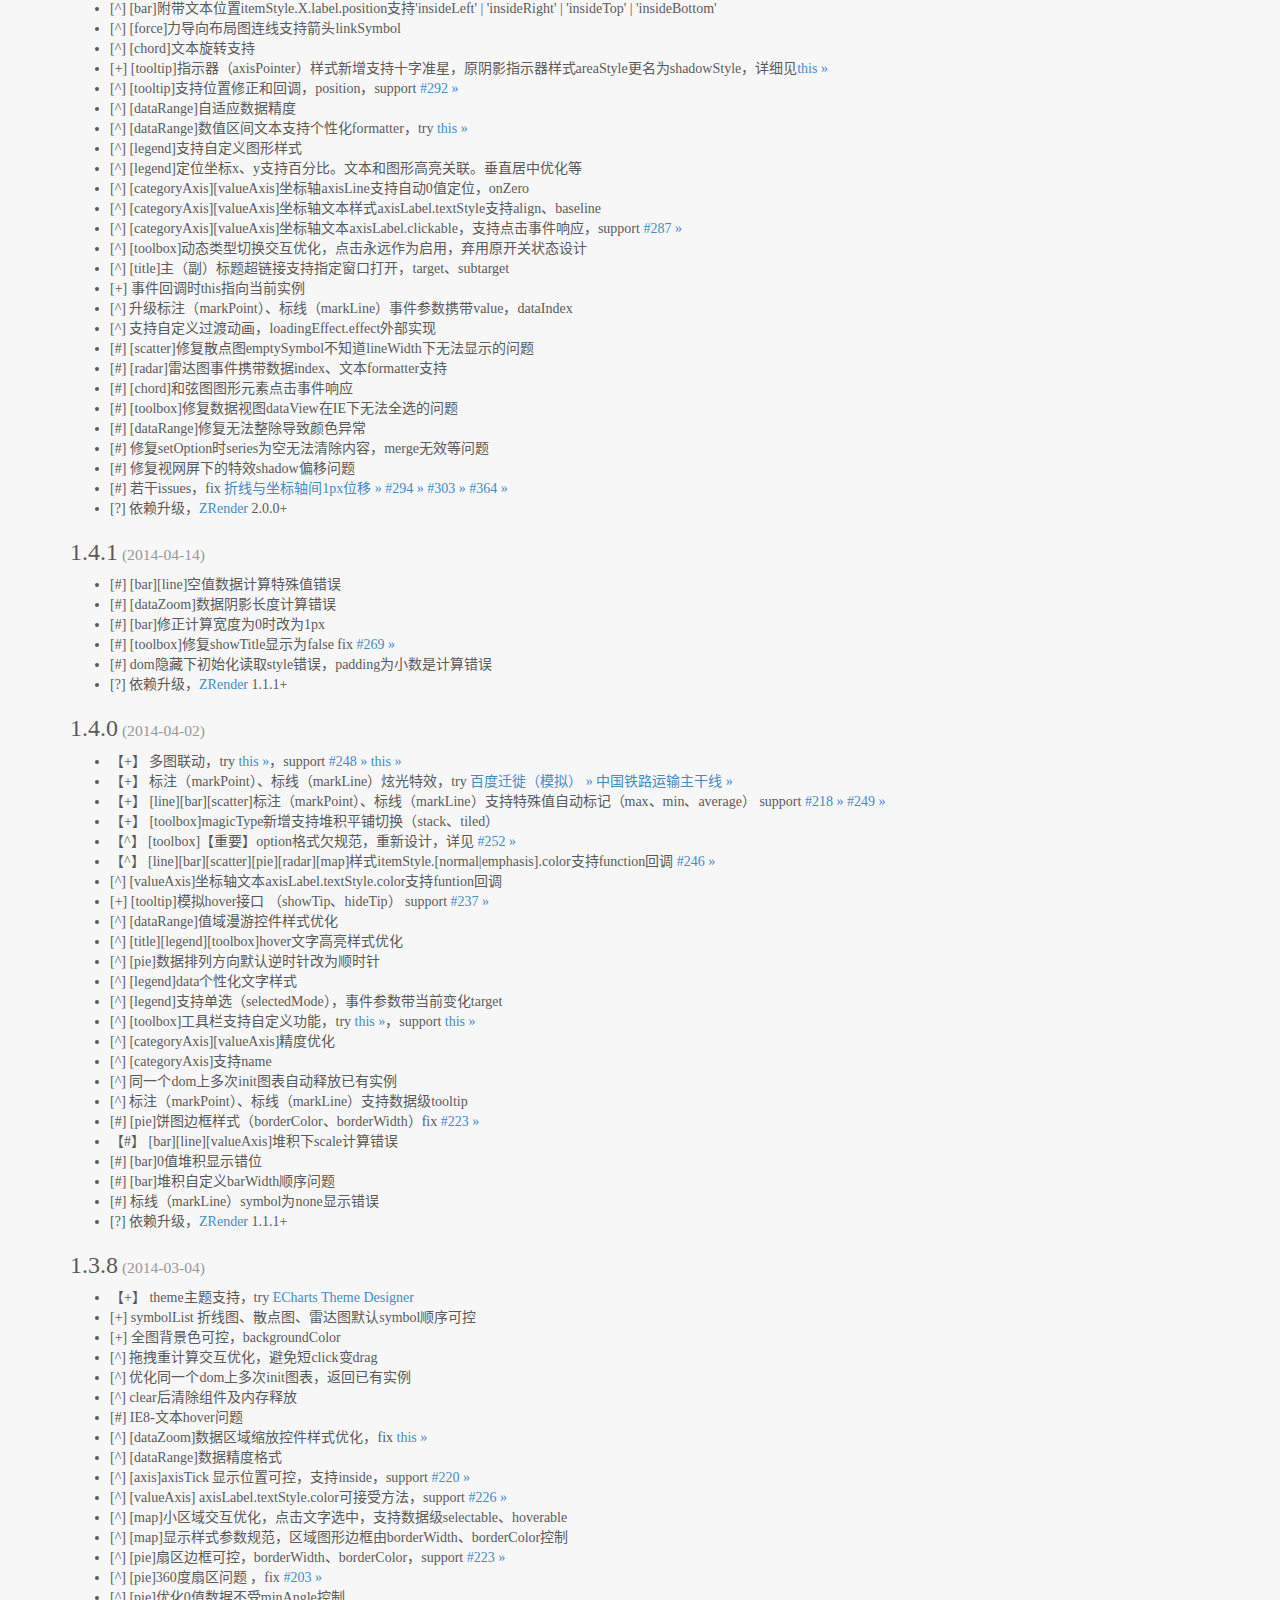
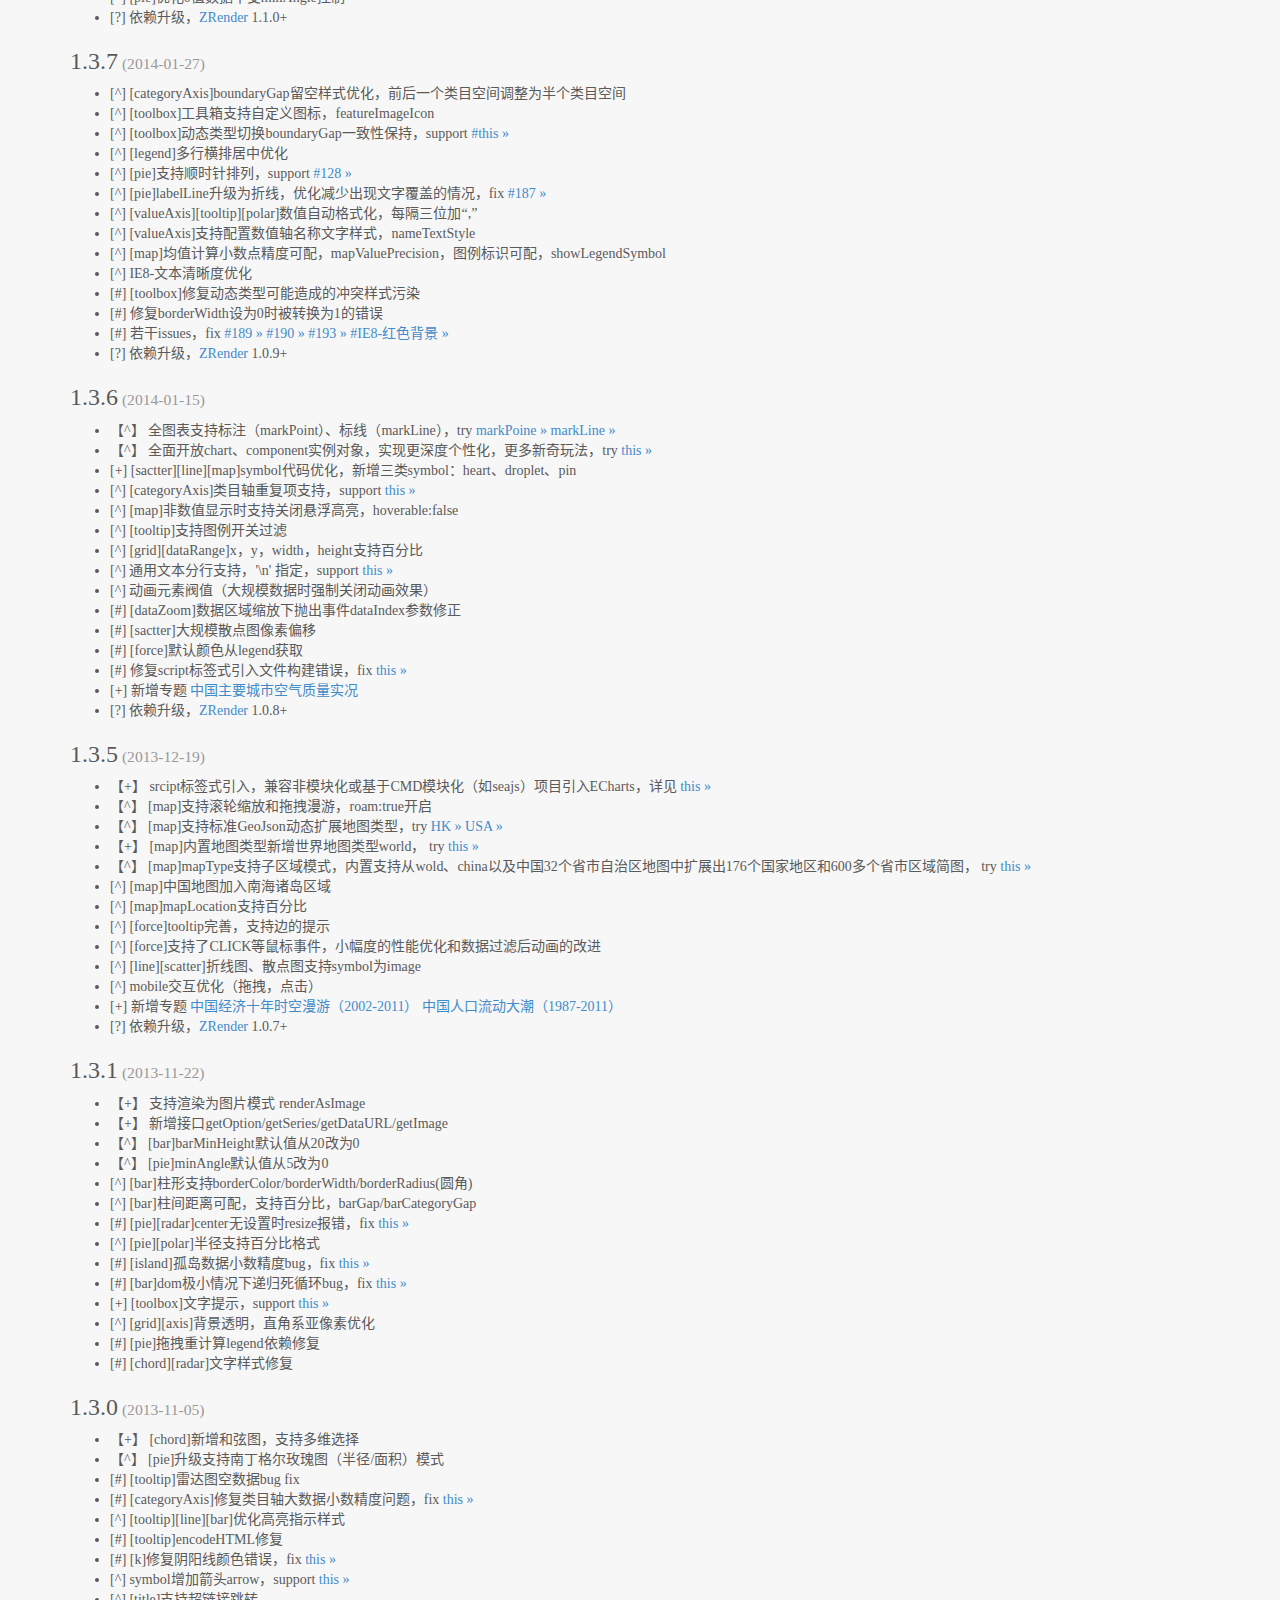
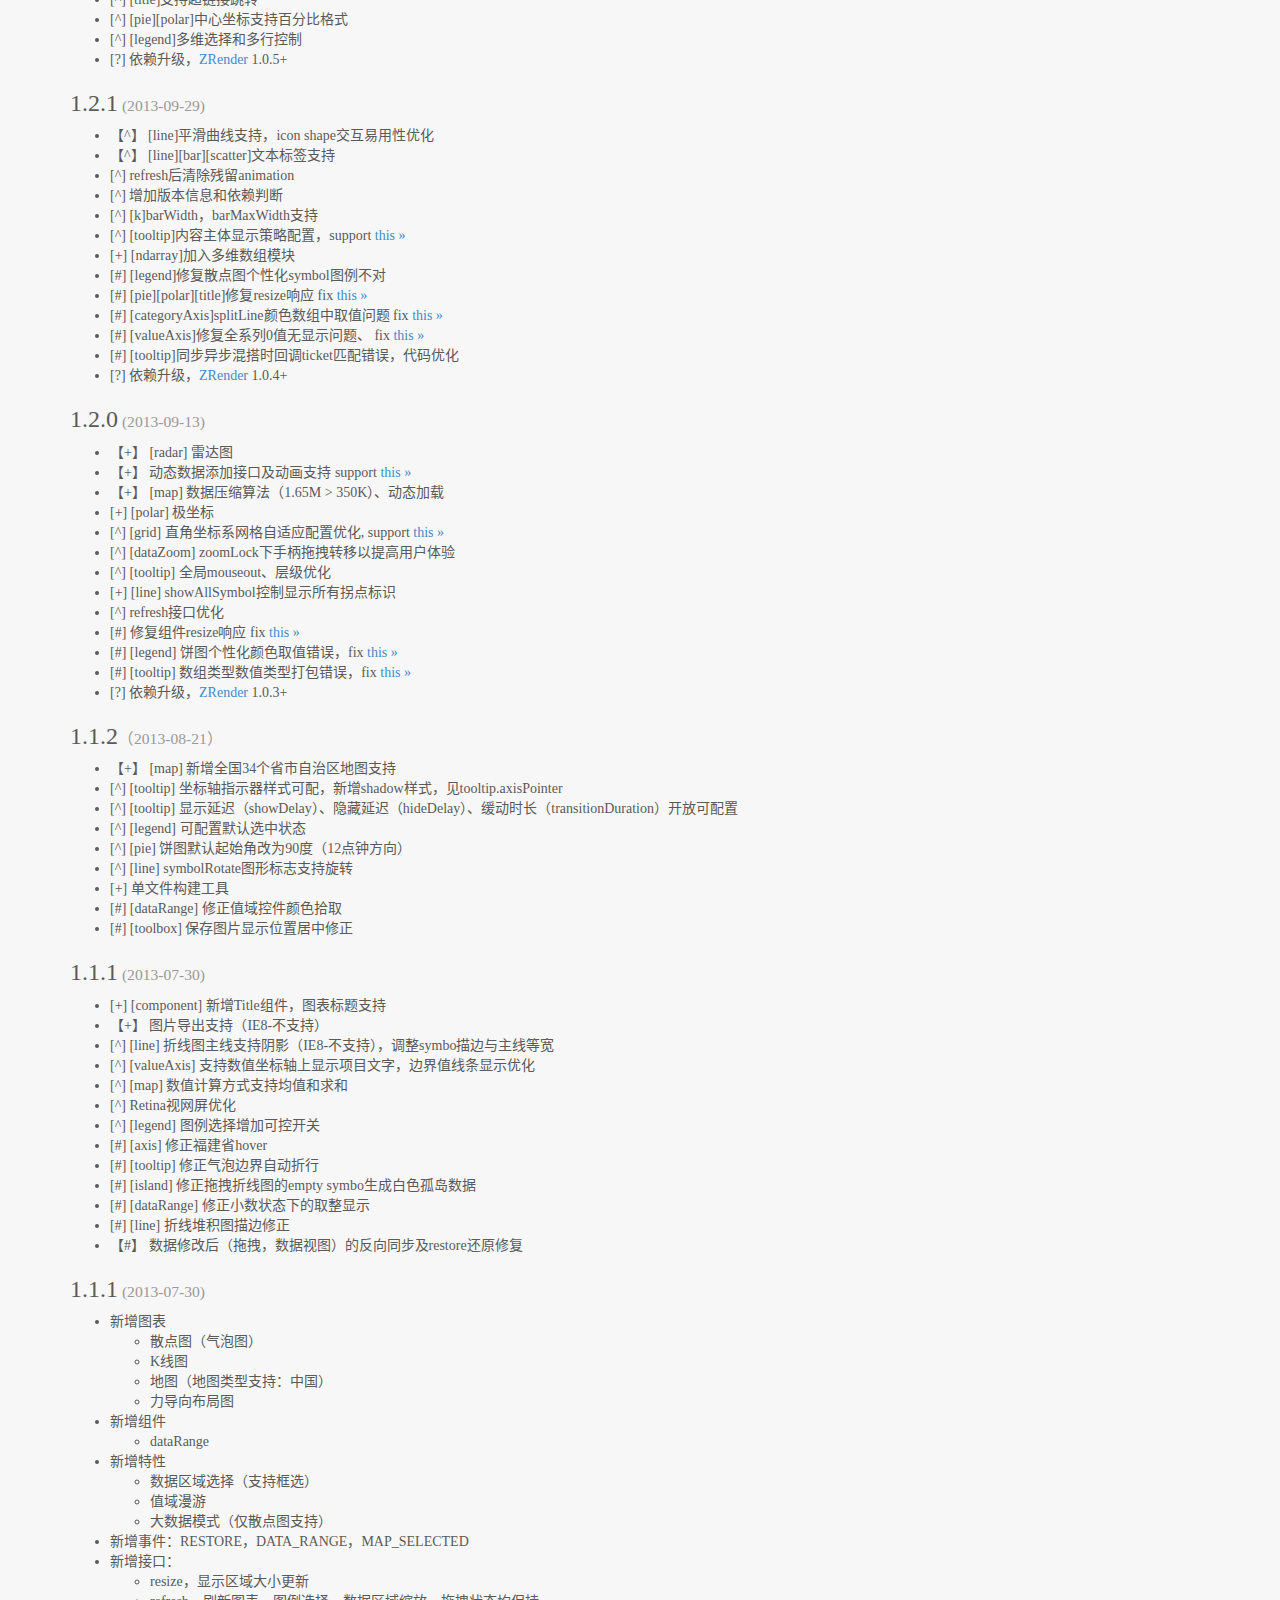
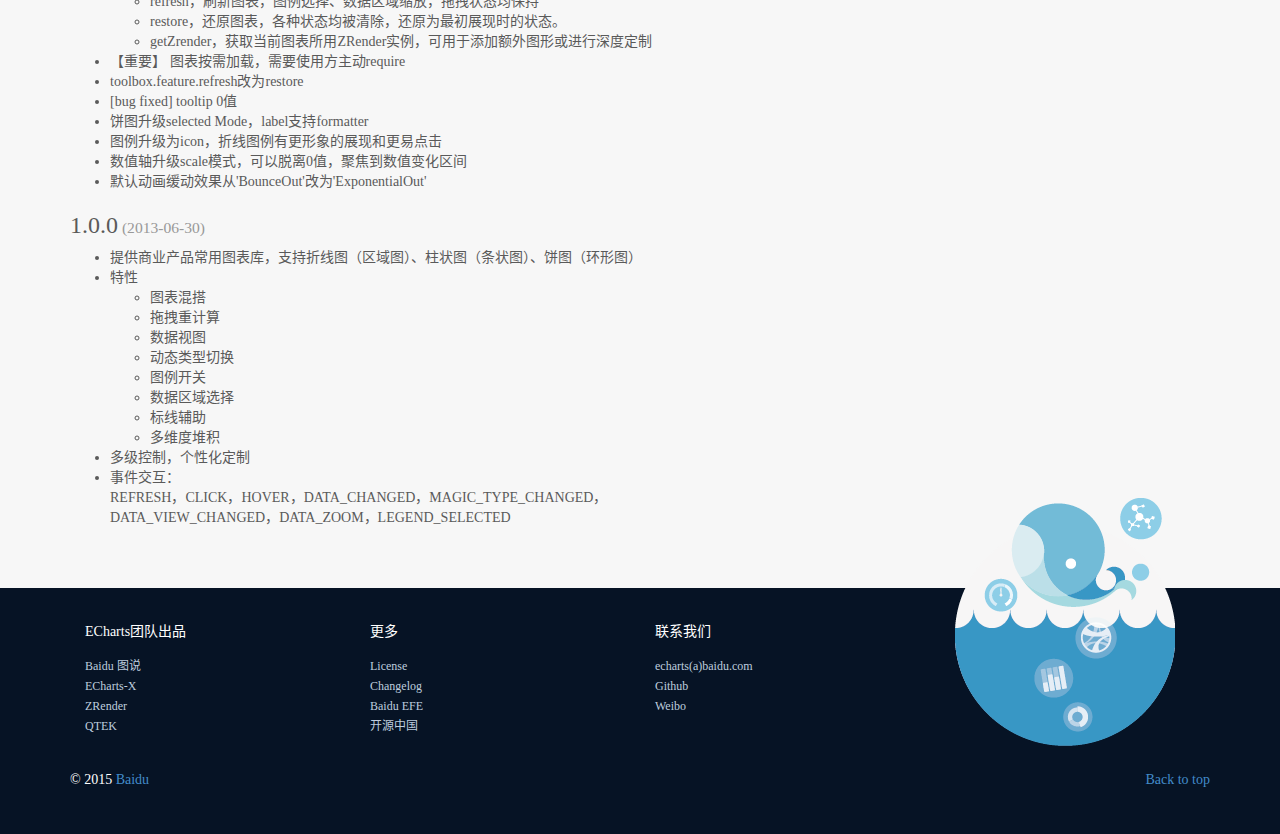
<file: static/echarts-2.2.7/doc/changelog.html>
<!DOCTYPE html>
<html lang="zh-cn">
  <head>
    <meta charset="utf-8">
    <meta http-equiv="X-UA-Compatible" content="IE=edge">
    <meta name="viewport" content="width=device-width, initial-scale=1.0">
    <meta name="description" content="ECharts">
    <meta name="author" content="kener.linfeng@gmail.com">
    <title>ECharts · Changelog</title>

    <link rel="shortcut icon" href="./asset/ico/favicon.png">

    <link href="./asset/css/font-awesome.min.css" rel="stylesheet">
    <link href="./asset/css/bootstrap.css" rel="stylesheet">
    <link href="./asset/css/carousel.css" rel="stylesheet">
    <link href="./asset/css/echartsHome.css" rel="stylesheet">
    <!-- HTML5 shim and Respond.js IE8 support of HTML5 elements and media queries -->
    <!--[if lt IE 9]>
      <script src="https://oss.maxcdn.com/html5shiv/3.7.2/html5shiv.min.js"></script>
      <script src="https://oss.maxcdn.com/respond/1.4.2/respond.min.js"></script>
    <![endif]-->
    <style type="text/css">
        .ddhide {
            height:0;
            overflow:hidden;
        }
        .ddshow {
            height:400px;
            overflow:hidden;
            transition:height 2s;
            -moz-transition:height 2s;
            -webkit-transition:height 2s;
            -o-transition:height 2s;
        }
    </style>
  </head>

  <body>
    <!-- Fixed navbar -->
    <div class="navbar navbar-default navbar-fixed-top" role="navigation" id="head"></div>

    <div class="container">
        <div id="main-wrap" class="ddhide">
            <div id="main" style="height:400px;"></div>
        </div>
        <audio id="audioV3"></audio>
        <h2>修改记录</h2>
        <span>[+]新增 [-]删除 [^]升级 [#]修复 【】重要</span>
        <div class="row-fluid">
            <div>
                <h3>2.2.7<small> (2015-07-22) </small></h3>
                <ul>
                    <li>[^] 修复 map 中 heatmap 配置项不生效的 bug</li>
                </ul>
            </div>
            <div>
                <h3>2.2.6<small> (2015-07-15) </small></h3>
                <ul>
                    <li>【+】新增热力图。示例查看 <a href="./example/heatmap.html">热力图</a></li>
                    <li>【+】新增<a href="http://echarts.baidu.com/doc/option.html">Option 查找工具</a>。</li>
                    <li>【+】新增<a href="http://echarts.baidu.com/doc/spreadsheet.html">表格数据转换工具</a>。</li>
                    <li>[^] 事件河流图布局优化</li>
                    <li>[^] 修复 2.2.5 中 tooltip 联动 bug</li>
                    <li>[?] 依赖升级，<a href="http://ecomfe.github.io/zrender/" target="_blank">ZRender</a> 2.1.1+</li>
                </ul>
            </div>
            <div>
                <h3>2.2.5<small> (2015-06-30) </small></h3>
                <ul>
                    <li>[^] 修复树图点击事件。Fix <a href="https://github.com/ecomfe/echarts/issues/1655">#1655</a></li>
                    <li>[^] 修复词云点击事件。Fix <a href="https://github.com/ecomfe/echarts/issues/1709">#1709</a></li>
                    <li>[^] 树图方向支持从右往左和从下往上。详见 <a href="https://github.com/ecomfe/echarts/issues/1608">#1608</a></li>
                    <li>[^] 地图输出数据精度默认跟输入数据精度相同。 Fix <a href="https://github.com/ecomfe/echarts/issues/1670">#1670</a>, <a href="https://github.com/ecomfe/echarts/issues/1713">#1713</a></li>
                    <li>[^] 修复地图 selected 状态维持的 bug。详见 <a href="https://github.com/ecomfe/echarts/issues/1720">#1720</a></li>
                    <li>[^] 修复 tooltip 的 dom 也会触发图形的事件的 bug。Fix <a href="https://github.com/ecomfe/echarts/issues/1686">#1686</a></li>
                    <li>[^] 修复 treemap 中 childBorderWidth 无法配置成 0 的bug。 详见 <a href="https://github.com/ecomfe/echarts/issues/1674">#1674</a></li>
                    <li>[^] 优化地图扩展对 legend 和 dataRange 的支持</li>
                    <li>[^] 支持每个图表系列单独配置 z, zlevel。详见 <a href="https://github.com/ecomfe/echarts/issues/1648">#1648</a></li>
                    <li>[^] 韦恩图优化</li>
                    <li>[?] 依赖升级，<a href="http://ecomfe.github.io/zrender/" target="_blank">ZRender</a> 2.1.0+</li>
                </ul>
            </div>
            <div>
                <h3>2.2.4<small> (2015-06-17) </small></h3>
                <ul>
                    <li>[^] 修复chord label设置textStyle color失效, Fix <a href="https://github.com/ecomfe/echarts/issues/1649">#1649 »</a></li>
                    <li>[^] 修复setOption中notMerge为true时timeline不销毁的bug。Fix <a href="https://github.com/ecomfe/echarts/issues/1601">#1601 »</a></li>
                    <li>[^] 矩形树图加入 root 配置项</li>
                    <li>[^] 修复力导向中拖拽和缩放时，箭头不会跟着拖动和缩放的bug。Fix <a href="https://github.com/ecomfe/echarts/issues/1604">#1604 »</a></li>
                    <li>[^]修复 addData 在只有一个系列的时候的动画bug</li>
                </ul>
            </div>
            <div>
                <h3>2.2.3<small> (2015-06-01) </small></h3>
                <ul>
                    <li>【+】 新增词云（Word Cloud），示例查看 <a href="./example/wordCloud.html">Google Trends</a></li>
                    <li>【+】 新增树图（Tree），示例查看 <a href="./example/tree2.html">冰桶挑战</a></li>
                    <li>【+】 发布 <a href="http://ecomfe.github.io/echarts-map-tool/">地图数据在线生成工具</a></li>
                    <li>[^] Treemap 改进，加入子层级轮廓，内置数据下钻以及面包屑导航。示例查看 <a href="./example/treemap1.html">手机占有率</a></li>
                    <li>[^] dataRange 改进。加入 splitList 自定义不等距分割。示例查看 <a href="./example/dataRange2.html">dataRange2.html</a></li>
                    <li>[^] 修复rcOption未定义bug。Fix <a href="https://github.com/ecomfe/echarts/issues/1554">#1554 »</a></li>
                    <li>[^] 外部事件分发改为同步。Fix <a href="https://github.com/ecomfe/echarts/issues/1528">#1528 »</a></li>
                    <li>[^] 修复地图 Timeline 点击 bug。Fix <a href="https://github.com/ecomfe/echarts/issues/1515">#1515 »</a></li>
                    <li>[^] 修复仪表盘不能添加 markLine 的 bug。</li>
                    <li>[^] 修复地图的 tooltip 不能自定义样式的 bug</li>
                    <li>[?] 依赖升级，<a href="http://ecomfe.github.io/zrender/" target="_blank">ZRender</a> 2.0.9+</li>
                </ul>
            </div>
            <div>
                <h3>2.2.2<small> (2015-04-30) </small></h3>
                <ul>
                    <li>【+】 新增韦恩图(venn)，示例查看 <a href="./example/venn.html">韦恩图</a></li>
                    <li>【+】 新增 Treemap，示例查看 <a href="./example/treemap.html">手机占有率</a></li>
                    <li>【+】 新增对数轴，示例查看 <a href="./example/line9.html">对数轴示例</a></li>
                    <li>【+】 发布 <a href="http://ecomfe.github.io/echarts-builder-web/">ECharts 在线构建工具</a></li>
                    <li>[^] 大规模折线图添加数据抽希策略配置。详见 <a href="https://github.com/ecomfe/echarts/issues/1370">#1370 »</a></li>
                    <li>[^] symbolSize 支持通过数组分别设置宽高</li>
                    <li>[^] 修复 <a href="https://github.com/ecomfe/echarts/issues/1308">#1308 »</a></li>
                    <li>[^] 支持 z, zlevel 的配置</li>
                </ul>
            </div>
            <div>
                <h3>2.2.1<small> (2015-03-11) </small></h3>
                <ul>
                    <li>【^】 [markLine] 曲线优化改用贝塞尔曲线绘制，smoothRadian 配置名改为 smoothness </li>
                    <li>【^】 [markLine] 支持使用 large 配置项启用大规模标线优化，示例查看 <a href="./example/map22.html">百度迁徙2015</a></li>
                    <li>【^】 [markLine] 支持边捆绑, bundling，示例查看 <a href="./example/map22.html">百度迁徙2015</a></li>
                    <li>【^】 dataView 个性化配置增强, 详见 <a href="https://github.com/ecomfe/echarts/issues/1316">#1316 »</a></li>
                    <li>[^] [force] 双向边偏移防止重叠，support <a href="https://github.com/ecomfe/echarts/issues/1344">#1344 »</a></li>
                    <li>[^] [eventRiver] eventList 配置项名统一为 data。 </li>
                    <li>[#] [funnel] 修复 min/max size bug。</li>
                    <li>[-] [gauge] 去掉 precision 配置项。</li>
                    <li>[^] symbol 颜色配置优化。</li>
                    <li>[#] 修复横纵坐标轴互换时使用 dataZoom 报错。Fix <a href="https://github.com/ecomfe/echarts/issues/1320">#1320 »</a></li>
                    <li>[^] [k] K线图支持 label 配置项</li>
                    <li>[#] [force] 修复使用 worker 时切换 legend 报错。Fix <a href="https://github.com/ecomfe/echarts/issues/1319">#1319 »</a></li>
                    <li>[#] [bar] 修复柱状图设置 position 为 insideTop 时鼠标移过文字消失 bug。Fix <a href="https://github.com/ecomfe/echarts/issues/1257">#1257 »</a></li>
                    <li>[#] 修复 noDataLoadingOption 配置不生效 bug。Fix <a href="https://github.com/ecomfe/echarts/issues/1269">#1269 »</a></li>
                    <li>[^] 极坐标(polar) 标签支持 formatter</li>
                    <li>[^] 雷达图 smartSteps 增加最大最小参数 </li>
                    <li>[^] tooltip 增加 enterable 配置项</li>
                    <li>[?] 依赖升级，<a href="http://ecomfe.github.io/zrender/" target="_blank">ZRender</a> 2.0.8+</li>
                </ul>
            </div>
            <div>
                <h3>2.2.0<small>（2015-01-30）</small></h3>
                <img src="./asset/img/why-echarts-m-cn.png"  alt="Why Echarts?" style="float:right;width:180px;margin-right:30px;"/>
                <ul>
                    <li>【+】 ECharts-m ( ECharts Mobile ) 1.0.0 发布</li>
                    <li>【^】 层叠控制由多层zlevel转单层z，zleve和z主题可控，可自定义层叠控制</li>
                    <li>【^】 mobile设备优化，touch事件优化</li>
                    <li>【^】 [markLine]支持双向弧度配置，smoothRadian，查看 <a href="./example/map21.html" target="_blank">this »</a></li>
                    <li>【^】 统一文本（label）格式化（formatter）函数回调参数为对象，披露更多内容，格式同tooltip</li>
                    <li>[+] 无数据自动判断，支持配置noDataText和noDataEffect自动显示，support <a href="https://github.com/ecomfe/echarts/issues/1040" target="_blank">#1040 »</a></li>
                    <li>[+] [tooltip]详情dom上增加css类定义'echarts-tooltip'，可通过css附加样式</li>
                    <li>[+] 新增过渡动画时效控制animationDurationUpdate，support <a href="https://github.com/ecomfe/echarts/issues/1126" target="_blank">#1126 »</a></li>
                    <li>[+] [markPoint]支持symbol为pin特效，新增跳动效果，effect.type = 'bounce'，详见文档</li>
                    <li>[+] [k]新增hoverable控制</li>
                    <li>[^] [markLine]均值标线支持precision</li>
                    <li>[^] [dataZoom]纵向dataZoom交互一致性优化，support <a href="https://github.com/ecomfe/echarts/issues/1124" target="_blank">#1124 »</a></li>
                    <li>[^] [categoryAxis]间隔支持函数回调，support <a href="https://github.com/ecomfe/echarts/issues/1093" target="_blank">#1093 »</a></li>
                    <li>[^] [dataRange][dataZoom][timeline]增加组件大小配置</li>
                    <li>[^] [extension][BMap]增加百度地图初始化参数传入，修复动态addMark坐标转换问题。</li>
                    <li>[^] [pie]图形内文本位置增加distance配置，support <a href="https://github.com/ecomfe/echarts/issues/1122" target="_blank">#1122 »</a></li>
                    <li>[^] [chord][tooltip]详情显示默认从大端到小端</li>
                    <li>[#] 修复legendHoverLink在动画过渡时显示问题，fix <a href="https://github.com/ecomfe/echarts/issues/896" target="_blank">#896 »</a>，<a href="https://github.com/ecomfe/echarts/issues/974" target="_blank">#974 »</a></li>
                    <li>[#] [scatter][radar][k]data级数据为对象时读取value异常，fix <a href="https://github.com/ecomfe/echarts/issues/1031" target="_blank">#1031 »</a></li>
                    <li>[#] [force]修复line宽度设置</li>
                    <li>[#] [bar]多维度堆积下类目间隔优化</li>
                    <li>[#] [tooltip][markLine]修复多级控制无效</li>
                    <li>[#] [valueAxis]数值间隔自动调整算法优化，
                        fix <a href="https://github.com/ecomfe/echarts/issues/1012" target="_blank">#1012 »</a>,
                        <a href="https://github.com/ecomfe/echarts/issues/1021" target="_blank">#1021 »</a>
                    </li>
                    <li>[#] 若干issues，fix
                        <a href="https://github.com/ecomfe/echarts/issues/1045" target="_blank">#1045（dataRange开关）»</a>
                        <a href="https://github.com/ecomfe/echarts/issues/1051" target="_blank">#1051（yAxis间隔线虚线样式）»</a>
                        <a href="https://github.com/ecomfe/echarts/issues/1076" target="_blank">#1076（dataRange指示器formatter）»</a>
                        <a href="https://github.com/ecomfe/echarts/issues/1078" target="_blank">#1079（dataZoom取值错误）»</a>
                        <a href="https://github.com/ecomfe/echarts/issues/1079" target="_blank">#1079（bar填充亚像素优化）»</a>
                        <a href="https://github.com/ecomfe/echarts/issues/1089" target="_blank">#1089（showTip接口异常）»</a>
                        <a href="https://github.com/ecomfe/echarts/issues/1129" target="_blank">#1129（堆积空值异常）»</a>
                        <a href="https://github.com/ecomfe/echarts/issues/1130" target="_blank">#1130（IE11下多图表异常）»</a>
                        <a href="https://github.com/ecomfe/echarts/issues/1141" target="_blank">#1141（tooltip亚像素优化）»</a>
                        <a href="https://github.com/ecomfe/echarts/issues/1142" target="_blank">#1142（tooltip位置缓存错误）»</a>
                        <a href="https://github.com/ecomfe/echarts/issues/1146" target="_blank">#1146（多行Legend定位计算错误）»</a>
                        <a href="https://github.com/ecomfe/echarts/issues/1150" target="_blank">#1150（dataZoom回调star和end参数不该取整）»</a>
                        <a href="https://github.com/ecomfe/echarts/issues/1176" target="_blank">#1176（gauge可点击修复）»</a>
                        <a href="https://github.com/ecomfe/echarts/issues/1218" target="_blank">#1218（标签布局算法对labelLine依赖错误）»</a>
                    </li>
                    <li>[?] 依赖升级，<a href="http://ecomfe.github.io/zrender/" target="_blank">ZRender</a> 2.0.7+</li>
                </ul>
            </div>

            <div>
                <h3>2.1.9<small>（2014-12-08）</small></h3>
                <ul>
                    <li>[+] [force][chord]节点加入label属性， support <a href="https://github.com/ecomfe/echarts/issues/963" target="_blank">#963 »</a></li>
                    <li>[^] [axis][legend][dataRange][roamController]显示控制优化，support <a href="https://github.com/ecomfe/echarts/issues/866" target="_blank">#866 »</a></li>
                    <li>[^] [line]折线图的动画效果优化， support <a href="https://github.com/ecomfe/echarts/issues/649" target="_blank">#649 »</a></li>
                    <li>[^] [tooltip]返回参数增加series，修复markPoint中tooltip的多级控制。</li>
                    <li>[#] [line]多数据下不等距折线symbol显示问题， fix <a href="https://github.com/ecomfe/echarts/issues/886" target="_blank">#886 »</a></li>
                    <li>[#] [dataZoom]dataZoom定位详情的问题， fix <a href="https://github.com/ecomfe/echarts/issues/878" target="_blank">#878 »</a></li>
                    <li>[#] [force]力学导向图无法在nodes中设置节点颜色，fix <a href="https://github.com/ecomfe/echarts/issues/902" target="_blank">#902 »</a></li>
                    <li>[#] [legend]timeline中系列差异导致的选择异常，fix <a href="https://github.com/ecomfe/echarts/issues/970" target="_blank">#970 »</a></li>
                    <li>[#] [radar]空数据连线异常，fix <a href="https://github.com/ecomfe/echarts/issues/978" target="_blank">#978 »</a></li>
                    <li>[#] [bar]堆叠下使用barMaxWidth时定位异常，fix <a href="https://github.com/ecomfe/echarts/issues/931" target="_blank">#931 »</a></li>
                    <li>[#] [line]symbole图片显示异常，fix <a href="https://github.com/ecomfe/echarts/issues/955" target="_blank">#955 »</a></li>
                    <li>[#] [title][toolbox][timeline][roamController][dataRange][legend]多次setOption时padding不生效，fix <a href="https://github.com/ecomfe/echarts/issues/948" target="_blank">#948 »</a></li>
                    <li>[#] [tooltip]连续hover bug fixed，相同触发交互优化</li>
                    <li>[#] clear后没清空hover列表问题</li>
                    <li>[?] 依赖升级，<a href="http://ecomfe.github.io/zrender/" target="_blank">ZRender</a> 2.0.6+</li>
                </ul>
            </div>

            <div>
                <h3>2.1.8<small>（2014-11-07）</small></h3>
                <ul>
                    <li>【+】 <a href="../index-en.html">英文官网</a>正式启动，翻译 by <a href="http://weibo.com/u/1796972522" target="_blank">王欢</a></li>
                    <li>【+】 [echarts-optimizer]全新的单文件打包构建策略、<a href="https://github.com/ecomfe/echarts-optimizer" target="_blank">工具</a>和按需加载引入方式调整，by <a href="http://weibo.com/errorrik" target="_blank">erik</a></li>
                    <li>【+】 [extension][BMap]新增百度地图扩展，支持百度地图作为地图源叠加echarts可视化功能，
                        <a href="../extension/BMap/doc/doc.html" target="_blank">文档</a>，
                        <a href="../extension/BMap/doc/BMap.html" target="_blank">例子1</a>，
                        <a href="../extension/BMap/doc/example.html" target="_blank">例子2</a>，
                        by <a href="http://weibo.com/wind108369" target="_blank">杨骥</a>
                    </li>
                    <li>【+】 [eventRiver]新增事件河流图，查看 <a href="./example.html#eventRiver" target="_blank">this »</a>，by <a href="http://weibo.com/u/2076050925" target="_blank">车丽美</a></li>
                    <li>【+】 [line][bar]不等距折线图
                        <a href="./example/line7.html" target="_blank">this »</a>（柱状图
                        <a href="./example/bar13.html" target="_blank">this »</a>），双数值轴曲线（柱形）support
                        <a href="https://github.com/ecomfe/echarts/issues/331" target="_blank">#331 »</a>,
                        <a href="https://github.com/ecomfe/echarts/issues/624" target="_blank">#624 »</a>
                    </li>
                    <li>【+】 [chord]和弦图通过ribbonType配置项支持两种绘制形态</li>
                    <li>【+】 [timeAxis]新增时间类型坐标轴（beta）</li>
                    <li>【^】 [valueAxis]数值间隔自动调整算法优化，splitNumber默认自动调整，废除power、precision，by <a href="https://github.com/i6ma" target="_blank">谢世威</a>。</li>
                    <li>【^】 [pie]优化饼图标签布局算法， fix
                        <a href="https://github.com/ecomfe/echarts/issues/326" target="_blank">#326 »</a>,
                        <a href="https://github.com/ecomfe/echarts/issues/405" target="_blank">#405 »</a>,
                        <a href="https://github.com/ecomfe/echarts/issues/290" target="_blank">#290 »</a>
                    </li>
                    <li>【^】 [chord][force]和弦图和力导向图数据格式统一，详见<a href="./doc.html#图数据表示" target="_blank">图数据表示</a></li>
                    <li>【^】 [funnel]漏斗图通过funnelAlign支持三种不同的水平布局样式</li>
                    <li>【^】 [toolbox]支持和弦图[chord]与力导向布局图[force]，饼图[pie]和漏斗图[funnel]间的动态类型切换</li>
                    <li>【^】 [dataRange]值域漫游（hoverLink）与地图（dataRangeHoverLink）双向悬浮连接高亮显示</li>
                    <li>【^】 [tooltip]重新设计tooltip回调参数，披露更多可用信息，[]改{}</li>
                    <li>[+] 新增全国344个主要城市（县）地图数据（geoJson），try <a href="./example/map20.html" target="_blank">this »</a></li>
                    <li>[+] [force]边的样式可以使用linkStyle.type配置为曲线(curve) </li>
                    <li>[+] [force]支持鼠标平移和缩放，roam:false|true|'scale'|'move'，同地图 </li>
                    <li>[+] [force]节点可以使用label.position配置标签的位置 ，新增实例接口getPosition获得当前节点的布局位置</li>
                    <li>[+] [force]增加布局结束后事件，ecConfig.EVENT.FORCE_LAYOUT_END</li>
                    <li>[^] [force]节点的itemStyle中的strokeColor和lineWidth统一为borderColor和borderWidth, 边的strokeColor和lineWidth统一为color和width (兼容以前写法但是不推荐) </li>
                    <li>[^] [toolbox]支持动态类型切换时动态修改option，feature.magicType.option</li>
                    <li>[^] [bar]柱形图支持最大柱形宽度设置barMaxWidth</li>
                    <li>[^] [dataZoom]拖拽交互详情显示（showDetail），support <a href="https://github.com/ecomfe/echarts/issues/381" target="_blank">#381 »</a></li>
                    <li>[^] [legend]图例到图表（legendHoverLink）的悬浮连接高亮显示</li>
                    <li>[^] [dataRange]支持透明度（alpha通道）变化，support <a href="http://www.oschina.net/question/2241318_175315" target="_blank">this »</a></li>
                    <li>[^] [tooltip]气泡内可交互，鼠标进入tooltip的dom上停止触发新的定位行为 ，support <a href="https://github.com/ecomfe/echarts/issues/698" target="_blank">#698 »</a></li>
                    <li>[^] 不支持Canvas的浏览器上强制关闭所有动画和实时变化</li>
                    <li>[#] IE8双击事件，fix <a href="http://www.oschina.net/question/699139_173111" target="_blank">this »</a></li>
                    <li>[#] [markX]无legend时样式错误</li>
                    <li>[#] [roamController]同时指定多地图（mapTypeControl）缩放控制时缩放错误，handleColor指定失效</li>
                    <li>[#] clear无法清除背景，fix <a href="http://www.oschina.net/question/2005941_178466" target="_blank">this »</a></li>
                    <li>[#] 若干issues，fix
                        <a href="https://github.com/ecomfe/echarts/issues/704" target="_blank">#704（多地图异步回调问题）»</a>
                        <a href="https://github.com/ecomfe/echarts/issues/756" target="_blank">#756（散点图透明效果）»</a>
                        <a href="https://github.com/ecomfe/echarts/issues/760" target="_blank">#760（最值点的格式化）»</a>
                        <a href="https://github.com/ecomfe/echarts/issues/772" target="_blank">#772（边界计算异常）»</a>
                        <a href="https://github.com/ecomfe/echarts/issues/798" target="_blank">#798（饼图原地拖拽重计算问题）»</a>
                        <a href="https://github.com/ecomfe/echarts/issues/801" target="_blank">#801（tooltip返回参数调整）»</a>
                        <a href="https://github.com/ecomfe/echarts/issues/839" target="_blank">#839（图片显示异常）»</a>
                        <a href="http://www.oschina.net/question/2003065_173244" target="_blank">this（折线填充过渡动画）»</a>
                    </li>
                    <li>[?] 依赖升级，<a href="http://ecomfe.github.io/zrender/" target="_blank">ZRender</a> 2.0.5+</li>
                </ul>
            </div>

            <div>
                <h3>2.0.4<small>（2014-09-23）</small></h3>
                <ul>
                    <li>【+】 [force]力导向布局图节点支持图片，格式同symbol</li>
                    <li>【#】 [line]平滑曲线出现负值， fix
                        <a href="https://github.com/ecomfe/echarts/issues/191" target="_blank">#191 »</a>,
                        <a href="https://github.com/ecomfe/echarts/issues/227" target="_blank">#227 »</a>,
                        <a href="https://github.com/ecomfe/echarts/issues/457" target="_blank">#457 »</a>,
                        <a href="https://github.com/ecomfe/echarts/issues/521" target="_blank">#521 »</a>
                    </li>
                    <li>【#】 IE8图片无法显示，fix <a href="https://github.com/ecomfe/echarts/issues/691" target="_blank">#691 »</a></li>
                    <li>[^] [markX]clickable默认为true</li>
                    <li>[^] [line][bar]横向布局的堆积图表tooltip数据默认翻转，support <a href="http://www.oschina.net/question/2243452_172885" target="_blank">this »</a></li>
                    <li>[^] [toolbox]自定义扩展响应回调this指向当前实例。</li>
                    <li>[#] [toolbox]多图联动时保存图片报错，fix <a href="https://github.com/ecomfe/echarts/issues/659" target="_blank">#659 »</a></li>
                    <li>[#] [radar]虚线边框最后一段绘图错误，fix <a href="https://github.com/ecomfe/echarts/issues/617" target="_blank">#617 »</a></li>
                    <li>[#] [gauge]小数精度运算错误，fix <a href="https://github.com/ecomfe/echarts/issues/673" target="_blank">#673 »</a></li>
                    <li>[#] [pie]全0数据显示异常，fix <a href="https://github.com/ecomfe/echarts/issues/690" target="_blank">#690 »</a></li>
                    <li>[#] [radar]渐变下拖拽重计算异常</li>
                    <li>[?] 依赖升级，<a href="http://ecomfe.github.io/zrender/" target="_blank">ZRender</a> 2.0.4+</li>
                </ul>
            </div>

            <div>
                <h3>2.0.3<small>（2014-09-05）</small></h3>
                <ul>
                    <li>【+】 [roamController]新增组件：缩放漫游组件（roamController），搭配地图使用，support <a href="https://github.com/ecomfe/echarts/issues/321" target="_blank">#321 »</a></li>
                    <li>【^】 [bar]动态类型切换样式冲突，柱形样式borderWidth | Color | Radius改名为barBorderWidth | Color | Radius，见<a href="./doc.html#ItemStyle " target="_blank">itemStyle »</a>，fix <a href="https://github.com/ecomfe/echarts/issues/622" target="_blank">#622 »</a></li>
                    <li>[+] 全系列图表增加clickable控制配置，解决鼠标默认手型显示和地图必须开启selectedMode才能触发点击事件的问题</li>
                    <li>[+] 新增mouseout、dblclick事件，support <a href="https://github.com/ecomfe/echarts/issues/448" target="_blank">#448 »</a>，<a href="https://github.com/ecomfe/echarts/issues/384" target="_blank">#384 »</a></li>
                    <li>[^] [valueAxis]两端留空策略优化，support <a href="https://github.com/ecomfe/echarts/issues/523" target="_blank">#523 »</a></li>
                    <li>[^] [bar]柱形圆角barBorderRadius支持数组，支持4个圆角半径独立定义</li>
                    <li>[#] [tooltip]timeline下连续显示，fix <a href="http://www.oschina.net/question/1991188_167046" target="_blank">this »</a></li>
                    <li>[#] showLoading文字全局居中，fix <a href="https://github.com/ecomfe/echarts/issues/638" target="_blank">#638 »</a></li>
                    <li>[#] [timeline]轴线节点虚线显示不完整</li>
                    <li>[#] 修复交互触发页面被选中的问题</li>
                    <li>[#] [addMark*]动态添加无法delMark*问题</li>
                    <li>[#] 若干issues，fix
                        <a href="https://github.com/ecomfe/echarts/issues/540" target="_blank">#540（极坐标坐标轴显示）»</a>
                        <a href="https://github.com/ecomfe/echarts/issues/543" target="_blank">#543（多地图滚轮缩放错误）»</a>
                        <a href="https://github.com/ecomfe/echarts/issues/562" target="_blank">#562（dataZoom散点图缩放适用）»</a>
                        <a href="https://github.com/ecomfe/echarts/issues/568" target="_blank">#568（仪表盘js精度运算）»</a>
                        <a href="https://github.com/ecomfe/echarts/issues/600" target="_blank">#600（非直角系多图联动下的动态类型切换报错）»</a>
                        <a href="https://github.com/ecomfe/echarts/issues/616" target="_blank">#616（直角坐标计算临界点错误）»</a>
                        <a href="https://github.com/ecomfe/echarts/issues/617" target="_blank">#617（雷达图虚线显示）»</a>
                        <a href="https://github.com/ecomfe/echarts/issues/644" target="_blank">#644（dom宽高为0时死循环）»</a>
                        <a href="https://github.com/ecomfe/echarts/issues/650" target="_blank">#650（标注标线区域缩放后无法再显示）»</a>
                    </li>
                    <li>[?] 依赖升级，<a href="http://ecomfe.github.io/zrender/" target="_blank">ZRender</a> 2.0.3+</li>
                </ul>
            </div>

            <div>
                <h3>2.0.2<small> (2014-08-13)</small></h3>
                <ul>
                    <li>【#】 IE8-不显示bug，fix <a href="https://github.com/ecomfe/echarts/issues/475" target="_blank">#475 »</a></li>
                    <li>[#] [gauge]精度计算，fix <a href="http://www.oschina.net/question/1410502_164606" target="_blank">this »</a></li>
                    <li>[#] [polar]支持隐藏和axisLabel.interval，fix <a href="https://github.com/ecomfe/echarts/issues/540" target="_blank">#540 »</a></li>
                    <li>[#] [force]文件引用错误，worker重构，fix <a href="https://github.com/ecomfe/echarts/issues/533" target="_blank">#533 »</a></li>
                    <li>[#] [map]markLine scale fix <a href="https://github.com/ecomfe/echarts/issues/490" target="_blank">#490 »</a></li>
                    <li>[?] 依赖升级，<a href="http://ecomfe.github.io/zrender/" target="_blank">ZRender</a> 2.0.2+</li>
                </ul>
            </div>

            <div>
                <h3>2.0.1<small> (2014-07-24)</small></h3>
                <ul>
                    <li>【#】 移动设备事件失效</li>
                    <li>[#] [gauge]min max非默认值时计算错误</li>
                    <li>[#] [map]图例开关无数据时图表没更新</li>
                    <li>[#] [map]选择切换图表类型时错误</li>
                    <li>[#] [polar]支持圆形外观</li>
                    <li>[#] [markLine]过渡更新错误fix <a href="https://github.com/ecomfe/echarts/issues/427" target="_blank">#427 »</a></li>
                    <li>[#] 无option时resize报错</li>
                    <li>[#] symbole无法显示0值数据，fix <a href="https://github.com/ecomfe/echarts/issues/442" target="_blank">#442 »</a></li>
                    <li>[#] [timeline]起始index不为0时错误，fix <a href="https://github.com/ecomfe/echarts/issues/403" target="_blank">#403 »</a></li>
                    <li>[#] 原数组长度为1时addData错误，fix <a href="https://github.com/ecomfe/echarts/issues/394" target="_blank">#394 »</a></li>
                    <li>[#] loading动画bubble、dymnline刷新问题，fix <a href="https://github.com/ecomfe/echarts/issues/406" target="_blank">#406 »</a></li>
                    <li>[?] 依赖升级，<a href="http://ecomfe.github.io/zrender/" target="_blank">ZRender</a> 2.0.1+</li>
                </ul>
            </div>

            <div>
                <h3>2.0.0<small> (2014-06-30)</small></h3>
                <ul>
                    <li>【+】 [timeline]新增组件：时间轴（timeline），支持与任意图表组合使用，try <a href="./example/bar11.html" target="_blank">bar »</a>、<a href="./example/scatter4.html" target="_blank">scatter »</a>、<a href="./example/pie7.html" target="_blank">pie »</a>、<a href="./example/map14.html" target="_blank">map »</a></li>
                    <li>【+】 [gauge]新增图表：仪表盘（gauge），查看 <a href="./example.html#gauge " target="_blank">this »</a></li>
                    <li>【+】 [funnel]新增图表：漏斗图（funnel），查看 <a href="./example.html#funnel " target="_blank">this »</a></li>
                    <li>【^】[map]支持svg扩展地图类型，try <a href="./example/map16.html" target="_blank">人体密码 »</a>、<a href="./example/map17.html" target="_blank">足球场 »</a>、<a href="./example/map18.html" target="_blank">百度大厦F3 »</a></li>
                    <li>【^】 [line][bar][scatter][k]全浏览器支持大规模数据模式</li>
                    <li>【^】 全系统图表动画优化、升级支持状态间的渐变过渡</li>
                    <li>【^】 全系统图表、组件生命周期管理优化、多次setOption间的状态保持</li>
                    <li>【+】 标注（markPoint）支持大规模特效，try <a href="./example/map15.html" target="_blank">百度人气（模拟） »</a></li>
                    <li>【+】 动态标注标线接口，addMarkPoint、addMarkLine、delMarkPoint、delMarkLine见文档 <a href="./doc.html#实例方法 " target="_blank">this »</a></li>
                    <li>[^] [map]支持缩放极限控制scaleLimit</li>
                    <li>[^] [bar]标线（markLine）支持类目坐标指定-1、MAXNUMBER实现坐标系内满显示</li>
                    <li>[^] [bar]附带文本位置itemStyle.X.label.position支持'insideLeft' | 'insideRight' | 'insideTop' | 'insideBottom'</li>
                    <li>[^] [force]力导向布局图连线支持箭头linkSymbol</li>
                    <li>[^] [chord]文本旋转支持</li>
                    <li>[+] [tooltip]指示器（axisPointer）样式新增支持十字准星，原阴影指示器样式areaStyle更名为shadowStyle，详细见<a href="doc.html#Tooltip" target="_blank">this »</a></li>
                    <li>[^] [tooltip]支持位置修正和回调，position，support <a href="https://github.com/ecomfe/echarts/issues/292" target="_blank">#292 »</a></li>
                    <li>[^] [dataRange]自适应数据精度</li>
                    <li>[^] [dataRange]数值区间文本支持个性化formatter，try <a href="./example/dataRange.html" target="_blank">this »</a></li>
                    <li>[^] [legend]支持自定义图形样式</li>
                    <li>[^] [legend]定位坐标x、y支持百分比。文本和图形高亮关联。垂直居中优化等</li>
                    <li>[^] [categoryAxis][valueAxis]坐标轴axisLine支持自动0值定位，onZero</li>
                    <li>[^] [categoryAxis][valueAxis]坐标轴文本样式axisLabel.textStyle支持align、baseline</li>
                    <li>[^] [categoryAxis][valueAxis]坐标轴文本axisLabel.clickable，支持点击事件响应，support <a href="https://github.com/ecomfe/echarts/issues/287" target="_blank">#287 »</a></li>
                    <li>[^] [toolbox]动态类型切换交互优化，点击永远作为启用，弃用原开关状态设计</li>
                    <li>[^] [title]主（副）标题超链接支持指定窗口打开，target、subtarget</li>
                    <li>[+] 事件回调时this指向当前实例</li>
                    <li>[^] 升级标注（markPoint）、标线（markLine）事件参数携带value，dataIndex</li>
                    <li>[^] 支持自定义过渡动画，loadingEffect.effect外部实现</li>
                    <li>[#] [scatter]修复散点图emptySymbol不知道lineWidth下无法显示的问题</li>
                    <li>[#] [radar]雷达图事件携带数据index、文本formatter支持</li>
                    <li>[#] [chord]和弦图图形元素点击事件响应</li>
                    <li>[#] [toolbox]修复数据视图dataView在IE下无法全选的问题</li>
                    <li>[#] [dataRange]修复无法整除导致颜色异常</li>
                    <li>[#] 修复setOption时series为空无法清除内容，merge无效等问题 </li>
                    <li>[#] 修复视网屏下的特效shadow偏移问题</li>
                    <li>[#] 若干issues，fix
                        <a href="#" target="_blank">折线与坐标轴间1px位移 »</a>
                        <a href="https://github.com/ecomfe/echarts/issues/294" target="_blank">#294 »</a>
                        <a href="https://github.com/ecomfe/echarts/issues/303" target="_blank">#303 »</a>
                        <a href="https://github.com/ecomfe/echarts/issues/364" target="_blank">#364 »</a>
                    </li>
                    <li>[?] 依赖升级，<a href="http://ecomfe.github.io/zrender/" target="_blank">ZRender</a> 2.0.0+</li>
                </ul>
            </div>

            <div>
                <h3>1.4.1<small> (2014-04-14)</small></h3>
                <ul>
                    <li>[#] [bar][line]空值数据计算特殊值错误</li>
                    <li>[#] [dataZoom]数据阴影长度计算错误</li>
                    <li>[#] [bar]修正计算宽度为0时改为1px</li>
                    <li>[#] [toolbox]修复showTitle显示为false fix <a href="https://github.com/ecomfe/echarts/issues/269" target="_blank">#269 »</a></li>
                    <li>[#] dom隐藏下初始化读取style错误，padding为小数是计算错误</li>
                    <li>[?] 依赖升级，<a href="http://ecomfe.github.io/zrender/" target="_blank">ZRender</a> 1.1.1+</li>
                </ul>
            </div>

            <div>
                <h3>1.4.0<small> (2014-04-02)</small></h3>
                <ul>
                    <li>【+】 多图联动，try <a href="./example/mix8.html" target="_blank">this »</a>，support <a href="https://github.com/ecomfe/echarts/issues/248" target="_blank">#248 »</a> <a href="http://www.oschina.net/question/1457761_145010" target="_blank">this »</a></li>
                    <li>【+】 标注（markPoint）、标线（markLine）炫光特效，try <a href="./example/map11.html" target="_blank">百度迁徙（模拟） »</a> <a href="./example/map12.html" target="_blank">中国铁路运输主干线 »</a></li>
                    <li>【+】 [line][bar][scatter]标注（markPoint）、标线（markLine）支持特殊值自动标记（max、min、average） support <a href="https://github.com/ecomfe/echarts/issues/218" target="_blank">#218 »</a> <a href="https://github.com/ecomfe/echarts/issues/249" target="_blank">#249 »</a></li>
                    <li>【+】 [toolbox]magicType新增支持堆积平铺切换（stack、tiled）</li>
                    <li>【^】 [toolbox]【重要】option格式欠规范，重新设计，详见  <a href="https://github.com/ecomfe/echarts/issues/252" target="_blank">#252 »</a></li>
                    <li>【^】 [line][bar][scatter][pie][radar][map]样式itemStyle.[normal|emphasis].color支持function回调   <a href="https://github.com/ecomfe/echarts/issues/246" target="_blank">#246 »</a></li>
                    <li>[^] [valueAxis]坐标轴文本axisLabel.textStyle.color支持funtion回调</li>
                    <li>[+] [tooltip]模拟hover接口 （showTip、hideTip） support <a href="https://github.com/ecomfe/echarts/issues/237" target="_blank">#237 »</a></li>
                    <li>[^] [dataRange]值域漫游控件样式优化</li>
                    <li>[^] [title][legend][toolbox]hover文字高亮样式优化</li>
                    <li>[^] [pie]数据排列方向默认逆时针改为顺时针</li>
                    <li>[^] [legend]data个性化文字样式</li>
                    <li>[^] [legend]支持单选（selectedMode），事件参数带当前变化target</li>
                    <li>[^] [toolbox]工具栏支持自定义功能，try <a href="example/toolbox.html" target="_blank">this »</a>，support <a href="http://www.oschina.net/question/1020272_144976" target="_blank">this »</a></li>
                    <li>[^] [categoryAxis][valueAxis]精度优化</li>
                    <li>[^] [categoryAxis]支持name</li>
                    <li>[^] 同一个dom上多次init图表自动释放已有实例</li>
                    <li>[^] 标注（markPoint）、标线（markLine）支持数据级tooltip</li>
                    <li>[#] [pie]饼图边框样式（borderColor、borderWidth）fix <a href="https://github.com/ecomfe/echarts/issues/223" target="_blank">#223 »</a></li>
                    <li>【#】 [bar][line][valueAxis]堆积下scale计算错误</li>
                    <li>[#] [bar]0值堆积显示错位</li>
                    <li>[#] [bar]堆积自定义barWidth顺序问题</li>
                    <li>[#] 标线（markLine）symbol为none显示错误</li>
                    <li>[?] 依赖升级，<a href="http://ecomfe.github.io/zrender/" target="_blank">ZRender</a> 1.1.1+</li>
                </ul>
            </div>

            <div>
                <h3>1.3.8<small> (2014-03-04)</small></h3>
                <ul>
                    <li>【+】 theme主题支持，try <a href='./example/themeDesigner.html' target="_blank">ECharts Theme Designer</a></li>
                    <li>[+] symbolList 折线图、散点图、雷达图默认symbol顺序可控</li>
                    <li>[+] 全图背景色可控，backgroundColor</li>
                    <li>[^] 拖拽重计算交互优化，避免短click变drag</li>
                    <li>[^] 优化同一个dom上多次init图表，返回已有实例</li>
                    <li>[^] clear后清除组件及内存释放</li>
                    <li>[#] IE8-文本hover问题</li>
                    <li>[^] [dataZoom]数据区域缩放控件样式优化，fix <a href="http://www.oschina.net/question/1431801_143036" target="_blank">this »</a></li>
                    <li>[^] [dataRange]数据精度格式</li>
                    <li>[^] [axis]axisTick 显示位置可控，支持inside，support <a href="https://github.com/ecomfe/echarts/issues/220" target="_blank">#220 »</a></li>
                    <li>[^] [valueAxis] axisLabel.textStyle.color可接受方法，support <a href="https://github.com/ecomfe/echarts/issues/226" target="_blank">#226 »</a></li>
                    <li>[^] [map]小区域交互优化，点击文字选中，支持数据级selectable、hoverable</li>
                    <li>[^] [map]显示样式参数规范，区域图形边框由borderWidth、borderColor控制</li>
                    <li>[^] [pie]扇区边框可控，borderWidth、borderColor，support  <a href="https://github.com/ecomfe/echarts/issues/223" target="_blank">#223 »</a></li>
                    <li>[^] [pie]360度扇区问题 ，fix <a href="https://github.com/ecomfe/echarts/issues/203" target="_blank">#203 »</a> </li>
                    <li>[^] [pie]优化0值数据不受minAngle控制</li>
                    <li>[?] 依赖升级，<a href="http://ecomfe.github.io/zrender/" target="_blank">ZRender</a> 1.1.0+</li>
                </ul>
            </div>

            <div>
                <h3>1.3.7<small> (2014-01-27)</small></h3>
                <ul>
                    <li>[^] [categoryAxis]boundaryGap留空样式优化，前后一个类目空间调整为半个类目空间</li>
                    <li>[^] [toolbox]工具箱支持自定义图标，featureImageIcon</li>
                    <li>[^] [toolbox]动态类型切换boundaryGap一致性保持，support <a href="http://www.oschina.net/question/1440737_141336" target="_blank">#this »</a></li>
                    <li>[^] [legend]多行横排居中优化</li>
                    <li>[^] [pie]支持顺时针排列，support <a href="https://github.com/ecomfe/echarts/issues/128" target="_blank">#128 »</a></li>
                    <li>[^] [pie]labelLine升级为折线，优化减少出现文字覆盖的情况，fix  <a href="https://github.com/ecomfe/echarts/issues/187" target="_blank">#187 »</a></li>
                    <li>[^] [valueAxis][tooltip][polar]数值自动格式化，每隔三位加“,”</li>
                    <li>[^] [valueAxis]支持配置数值轴名称文字样式，nameTextStyle</li>
                    <li>[^] [map]均值计算小数点精度可配，mapValuePrecision，图例标识可配，showLegendSymbol</li>
                    <li>[^] IE8-文本清晰度优化</li>
                    <li>[#] [toolbox]修复动态类型可能造成的冲突样式污染</li>
                    <li>[#] 修复borderWidth设为0时被转换为1的错误</li>
                    <li>[#] 若干issues，fix
                        <a href="https://github.com/ecomfe/echarts/issues/189" target="_blank">#189 »</a>
                        <a href="https://github.com/ecomfe/echarts/issues/190" target="_blank">#190 »</a>
                        <a href="https://github.com/ecomfe/echarts/issues/193" target="_blank">#193 »</a>
                        <a href="http://www.oschina.net/question/1384706_141045" target="_blank">#IE8-红色背景 »</a>
                    </li>
                    <li>[?] 依赖升级，<a href="http://ecomfe.github.io/zrender/" target="_blank">ZRender</a> 1.0.9+</li>
                </ul>
            </div>

            <div>
                <h3>1.3.6<small> (2014-01-15)</small></h3>
                <ul>
                    <li>【^】 全图表支持标注（markPoint）、标线（markLine），try <a href="./example/map9.html" target="_blank">markPoine »</a> <a href="./example/map10.html" target="_blank">markLine »</a></li>
                    <li>【^】 全面开放chart、component实例对象，实现更深度个性化，更多新奇玩法，try <a href="./example/mix7.html" target="_blank">this »</a></li>
                    <li>[+] [sactter][line][map]symbol代码优化，新增三类symbol：heart、droplet、pin</li>
                    <li>[^] [categoryAxis]类目轴重复项支持，support <a href="https://github.com/ecomfe/echarts/issues/165" target="_blank">this »</a></li>
                    <li>[^] [map]非数值显示时支持关闭悬浮高亮，hoverable:false</li>
                    <li>[^] [tooltip]支持图例开关过滤</li>
                    <li>[^] [grid][dataRange]x，y，width，height支持百分比</li>
                    <li>[^] 通用文本分行支持，'\n' 指定，support <a href="https://github.com/ecomfe/echarts/issues/186" target="_blank">this »</a></li>
                    <li>[^] 动画元素阀值（大规模数据时强制关闭动画效果）</li>
                    <li>[#] [dataZoom]数据区域缩放下抛出事件dataIndex参数修正</li>
                    <li>[#] [sactter]大规模散点图像素偏移</li>
                    <li>[#] [force]默认颜色从legend获取</li>
                    <li>[#] 修复script标签式引入文件构建错误，fix <a href="https://github.com/ecomfe/echarts/issues/174" target="_blank">this »</a></li>
                    <li>[+] 新增专题 <a href="example/topic/aqi-china/index.html" target="_blank">中国主要城市空气质量实况</a>
                    <li>[?] 依赖升级，<a href="http://ecomfe.github.io/zrender/" target="_blank">ZRender</a> 1.0.8+</li>
                </ul>
            </div>

            <div>
                <h3>1.3.5<small> (2013-12-19)</small></h3>
                <ul>
                    <li>【+】 srcipt标签式引入，兼容非模块化或基于CMD模块化（如seajs）项目引入ECharts，详见 <a href="doc.html#引入ECharts3" target="_blank">this »</a></li>
                    <li>【^】 [map]支持滚轮缩放和拖拽漫游，roam:true开启</li>
                    <li>【^】 [map]支持标准GeoJson动态扩展地图类型，try <a href="./example/map6.html" target="_blank">HK »</a> <a href="./example/map7.html" target="_blank">USA »</a></li>
                    <li>【+】 [map]内置地图类型新增世界地图类型world， try <a href="./example/map4.html" target="_blank">this »</a></li>
                    <li>【^】 [map]mapType支持子区域模式，内置支持从wold、china以及中国32个省市自治区地图中扩展出176个国家地区和600多个省市区域简图， try <a href="./example/map8.html" target="_blank">this »</a></li>
                    <li>[^] [map]中国地图加入南海诸岛区域</li>
                    <li>[^] [map]mapLocation支持百分比</li>
                    <li>[^] [force]tooltip完善，支持边的提示</li>
                    <li>[^] [force]支持了CLICK等鼠标事件，小幅度的性能优化和数据过滤后动画的改进</li>
                    <li>[^] [line][scatter]折线图、散点图支持symbol为image</li>
                    <li>[^] mobile交互优化（拖拽，点击）</li>
                    <li>[+] 新增专题 <a href="example/topic/10-me-china/index.html" target="_blank">中国经济十年时空漫游（2002-2011）</a> <a href="example/topic/24-population-china/index.html" target="_blank">中国人口流动大潮（1987-2011）</a></li>
                    <li>[?] 依赖升级，<a href="http://ecomfe.github.io/zrender/" target="_blank">ZRender</a> 1.0.7+</li>
                </ul>
            </div>

            <div>
                <h3>1.3.1<small> (2013-11-22)</small></h3>
                <ul>
                    <li>【+】 支持渲染为图片模式 renderAsImage</li>
                    <li>【+】 新增接口getOption/getSeries/getDataURL/getImage</li>
                    <li>【^】 [bar]barMinHeight默认值从20改为0</li>
                    <li>【^】 [pie]minAngle默认值从5改为0</li>
                    <li>[^] [bar]柱形支持borderColor/borderWidth/borderRadius(圆角)</li>
                    <li>[^] [bar]柱间距离可配，支持百分比，barGap/barCategoryGap</li>
                    <li>[#] [pie][radar]center无设置时resize报错，fix <a href="https://github.com/ecomfe/echarts/issues/133" target="_blank">this »</a></li>
                    <li>[^] [pie][polar]半径支持百分比格式</li>
                    <li>[#] [island]孤岛数据小数精度bug，fix <a href="https://github.com/ecomfe/echarts/issues/126" target="_blank">this »</a></li>
                    <li>[#] [bar]dom极小情况下递归死循环bug，fix <a href="https://github.com/ecomfe/echarts/issues/138" target="_blank">this »</a></li>
                    <li>[+] [toolbox]文字提示，support <a href="https://github.com/ecomfe/echarts/issues/136" target="_blank">this »</a></li>
                    <li>[^] [grid][axis]背景透明，直角系亚像素优化</li>
                    <li>[#] [pie]拖拽重计算legend依赖修复</li>
                    <li>[#] [chord][radar]文字样式修复</li>
                </ul>
            </div>

            <div>
                <h3>1.3.0<small> (2013-11-05)</small></h3>
                <ul>
                    <li>【+】 [chord]新增和弦图，支持多维选择</li>
                    <li>【^】 [pie]升级支持南丁格尔玫瑰图（半径/面积）模式</li>
                    <li>[#] [tooltip]雷达图空数据bug fix</li>
                    <li>[#] [categoryAxis]修复类目轴大数据小数精度问题，fix <a href="https://github.com/ecomfe/echarts/issues/110" target="_blank">this »</a></li>
                    <li>[^] [tooltip][line][bar]优化高亮指示样式</li>
                    <li>[#] [tooltip]encodeHTML修复</li>
                    <li>[#] [k]修复阴阳线颜色错误，fix <a href="https://github.com/ecomfe/echarts/issues/112" target="_blank">this »</a></li>
                    <li>[^] symbol增加箭头arrow，support <a href="http://www.oschina.net/question/1182177_128527" target="_blank">this »</a></li>
                    <li>[^] [title]支持超链接跳转</li>
                    <li>[^] [pie][polar]中心坐标支持百分比格式</li>
                    <li>[^] [legend]多维选择和多行控制</li>
                    <li>[?] 依赖升级，<a href="http://ecomfe.github.io/zrender/" target="_blank">ZRender</a> 1.0.5+</li>
                </ul>
            </div>

            <div>
                <h3>1.2.1<small> (2013-09-29)</small></h3>
                <ul>
                    <li>【^】 [line]平滑曲线支持，icon shape交互易用性优化</li>
                    <li>【^】 [line][bar][scatter]文本标签支持</li>
                    <li>[^] refresh后清除残留animation</li>
                    <li>[^] 增加版本信息和依赖判断</li>
                    <li>[^] [k]barWidth，barMaxWidth支持</li>
                    <li>[^] [tooltip]内容主体显示策略配置，support <a href="https://github.com/ecomfe/echarts/issues/102" target="_blank">this »</a></li>
                    <li>[+] [ndarray]加入多维数组模块</li>
                    <li>[#] [legend]修复散点图个性化symbol图例不对</li>
                    <li>[#] [pie][polar][title]修复resize响应 fix <a href="https://github.com/ecomfe/echarts/issues/83" target="_blank">this »</a></li>
                    <li>[#] [categoryAxis]splitLine颜色数组中取值问题 fix <a href="https://github.com/ecomfe/echarts/issues/90" target="_blank">this »</a></li>
                    <li>[#] [valueAxis]修复全系列0值无显示问题、 fix <a href="https://github.com/ecomfe/echarts/issues/101" target="_blank">this »</a></li>
                    <li>[#] [tooltip]同步异步混搭时回调ticket匹配错误，代码优化</li>
                    <li>[?] 依赖升级，<a href="http://ecomfe.github.io/zrender/" target="_blank">ZRender</a> 1.0.4+</li>
                </ul>
            </div>

            <div>
                <h3>1.2.0<small> (2013-09-13)</small></h3>
                <ul>
                    <li>【+】 [radar] 雷达图</li>
                    <li>【+】 动态数据添加接口及动画支持 support <a href="https://github.com/ecomfe/echarts/issues/45" target="_blank">this »</a></li>
                    <li>【+】 [map] 数据压缩算法（1.65M > 350K）、动态加载</li>
                    <li>[+] [polar] 极坐标</li>
                    <li>[^] [grid] 直角坐标系网格自适应配置优化, support <a href="http://www.oschina.net/question/1255841_123578" target="_blank">this »</a></li>
                    <li>[^] [dataZoom] zoomLock下手柄拖拽转移以提高用户体验</li>
                    <li>[^] [tooltip] 全局mouseout、层级优化</li>
                    <li>[+] [line] showAllSymbol控制显示所有拐点标识</li>
                    <li>[^] refresh接口优化</li>
                    <li>[#] 修复组件resize响应 fix <a href="https://github.com/ecomfe/echarts/issues/68" target="_blank">this »</a></li>
                    <li>[#] [legend] 饼图个性化颜色取值错误，fix <a href="http://www.oschina.net/question/209138_125256" target="_blank">this »</a></li>
                    <li>[#] [tooltip] 数组类型数值类型打包错误，fix <a href="https://github.com/ecomfe/echarts/issues/82" target="_blank">this »</a></li>
                    <li>[?] 依赖升级，<a href="http://ecomfe.github.io/zrender/" target="_blank">ZRender</a> 1.0.3+</li>
                </ul>
            </div>

            <div>
                <h3>1.1.2<small>（2013-08-21）</small></h3>
                <ul>
                    <li>【+】 [map] 新增全国34个省市自治区地图支持</li>
                    <li>[^] [tooltip] 坐标轴指示器样式可配，新增shadow样式，见tooltip.axisPointer</li>
                    <li>[^] [tooltip] 显示延迟（showDelay）、隐藏延迟（hideDelay）、缓动时长（transitionDuration）开放可配置</li>
                    <li>[^] [legend] 可配置默认选中状态</li>
                    <li>[^] [pie] 饼图默认起始角改为90度（12点钟方向）</li>
                    <li>[^] [line] symbolRotate图形标志支持旋转</li>
                    <li>[+] 单文件构建工具</li>
                    <li>[#] [dataRange] 修正值域控件颜色拾取</li>
                    <li>[#] [toolbox] 保存图片显示位置居中修正</li>
                </ul>
            </div>

            <div>
                <h3>1.1.1<small> (2013-07-30)</small></h3>
                <ul>
                    <li>[+] [component] 新增Title组件，图表标题支持</li>
                    <li>【+】 图片导出支持（IE8-不支持）</li>
                    <li>[^] [line] 折线图主线支持阴影（IE8-不支持），调整symbo描边与主线等宽</li>
                    <li>[^] [valueAxis] 支持数值坐标轴上显示项目文字，边界值线条显示优化</li>
                    <li>[^] [map] 数值计算方式支持均值和求和</li>
                    <li>[^] Retina视网屏优化</li>
                    <li>[^] [legend] 图例选择增加可控开关</li>
                    <li>[#] [axis] 修正福建省hover</li>
                    <li>[#] [tooltip] 修正气泡边界自动折行</li>
                    <li>[#] [island] 修正拖拽折线图的empty symbo生成白色孤岛数据</li>
                    <li>[#] [dataRange] 修正小数状态下的取整显示</li>
                    <li>[#] [line] 折线堆积图描边修正</li>
                    <li>【#】 数据修改后（拖拽，数据视图）的反向同步及restore还原修复</li>
                </ul>
            </div>

            <div>
                <h3>1.1.1<small> (2013-07-30)</small></h3>
                <ul>
                    <li>新增图表</li>
                    <ul>
                        <li>散点图（气泡图）</li>
                        <li>K线图</li>
                        <li>地图（地图类型支持：中国）</li>
                        <li>力导向布局图</li>
                    </ul>
                    <li>新增组件</li>
                    <ul>
                        <li>dataRange</li>
                    </ul>
                    <li>新增特性</li>
                    <ul>
                        <li>数据区域选择（支持框选）</li>
                        <li>值域漫游</li>
                        <li>大数据模式（仅散点图支持）</li>
                    </ul>
                    <li>新增事件：RESTORE，DATA_RANGE，MAP_SELECTED</li>
                    <li>新增接口：</li>
                    <ul>
                        <li>resize，显示区域大小更新</li>
                        <li>refresh，刷新图表，图例选择、数据区域缩放，拖拽状态均保持</li>
                        <li>restore，还原图表，各种状态均被清除，还原为最初展现时的状态。</li>
                        <li>getZrender，获取当前图表所用ZRender实例，可用于添加额外图形或进行深度定制</li>
                    </ul>
                    <li>【重要】 图表按需加载，需要使用方主动require</li>
                    <li>toolbox.feature.refresh改为restore</li>
                    <li>[bug fixed] tooltip 0值</li>
                    <li>饼图升级selected Mode，label支持formatter</li>
                    <li>图例升级为icon，折线图例有更形象的展现和更易点击</li>
                    <li>数值轴升级scale模式，可以脱离0值，聚焦到数值变化区间</li>
                    <li>默认动画缓动效果从'BounceOut'改为'ExponentialOut'</li>
                </ul>
            </div>

            <div>
                <h3>1.0.0<small> (2013-06-30)</small></h3>
                <ul>
                    <li>提供商业产品常用图表库，支持折线图（区域图）、柱状图（条状图）、饼图（环形图）</li>
                    <li>特性</li>
                    <ul>
                        <li>图表混搭</li>
                        <li>拖拽重计算</li>
                        <li>数据视图</li>
                        <li>动态类型切换</li>
                        <li>图例开关</li>
                        <li>数据区域选择</li>
                        <li>标线辅助</li>
                        <li>多维度堆积</li>
                    </ul>
                    <li>多级控制，个性化定制</li>
                    <li>事件交互：
                        <br/>REFRESH，CLICK，HOVER，DATA_CHANGED，MAGIC_TYPE_CHANGED，
                        <br/>DATA_VIEW_CHANGED，DATA_ZOOM，LEGEND_SELECTED</li>
                </ul>
            </div>
        </div>
    </div> <!-- /container -->
    <footer id="footer"></footer>
    <!-- Le javascript
    ================================================== -->
    <!-- Placed at the end of the document so the pages load faster -->
    <script src="example/www/js/echarts.js"></script>
    <script src="asset/js/dataDancing.js"></script>
    <script src="./asset/js/jquery.min.js"></script>
    <script type="text/javascript" src="./asset/js/echartsHome.js"></script>
    <script src="./asset/js/bootstrap.min.js"></script>
  </body>
</html>
</file>
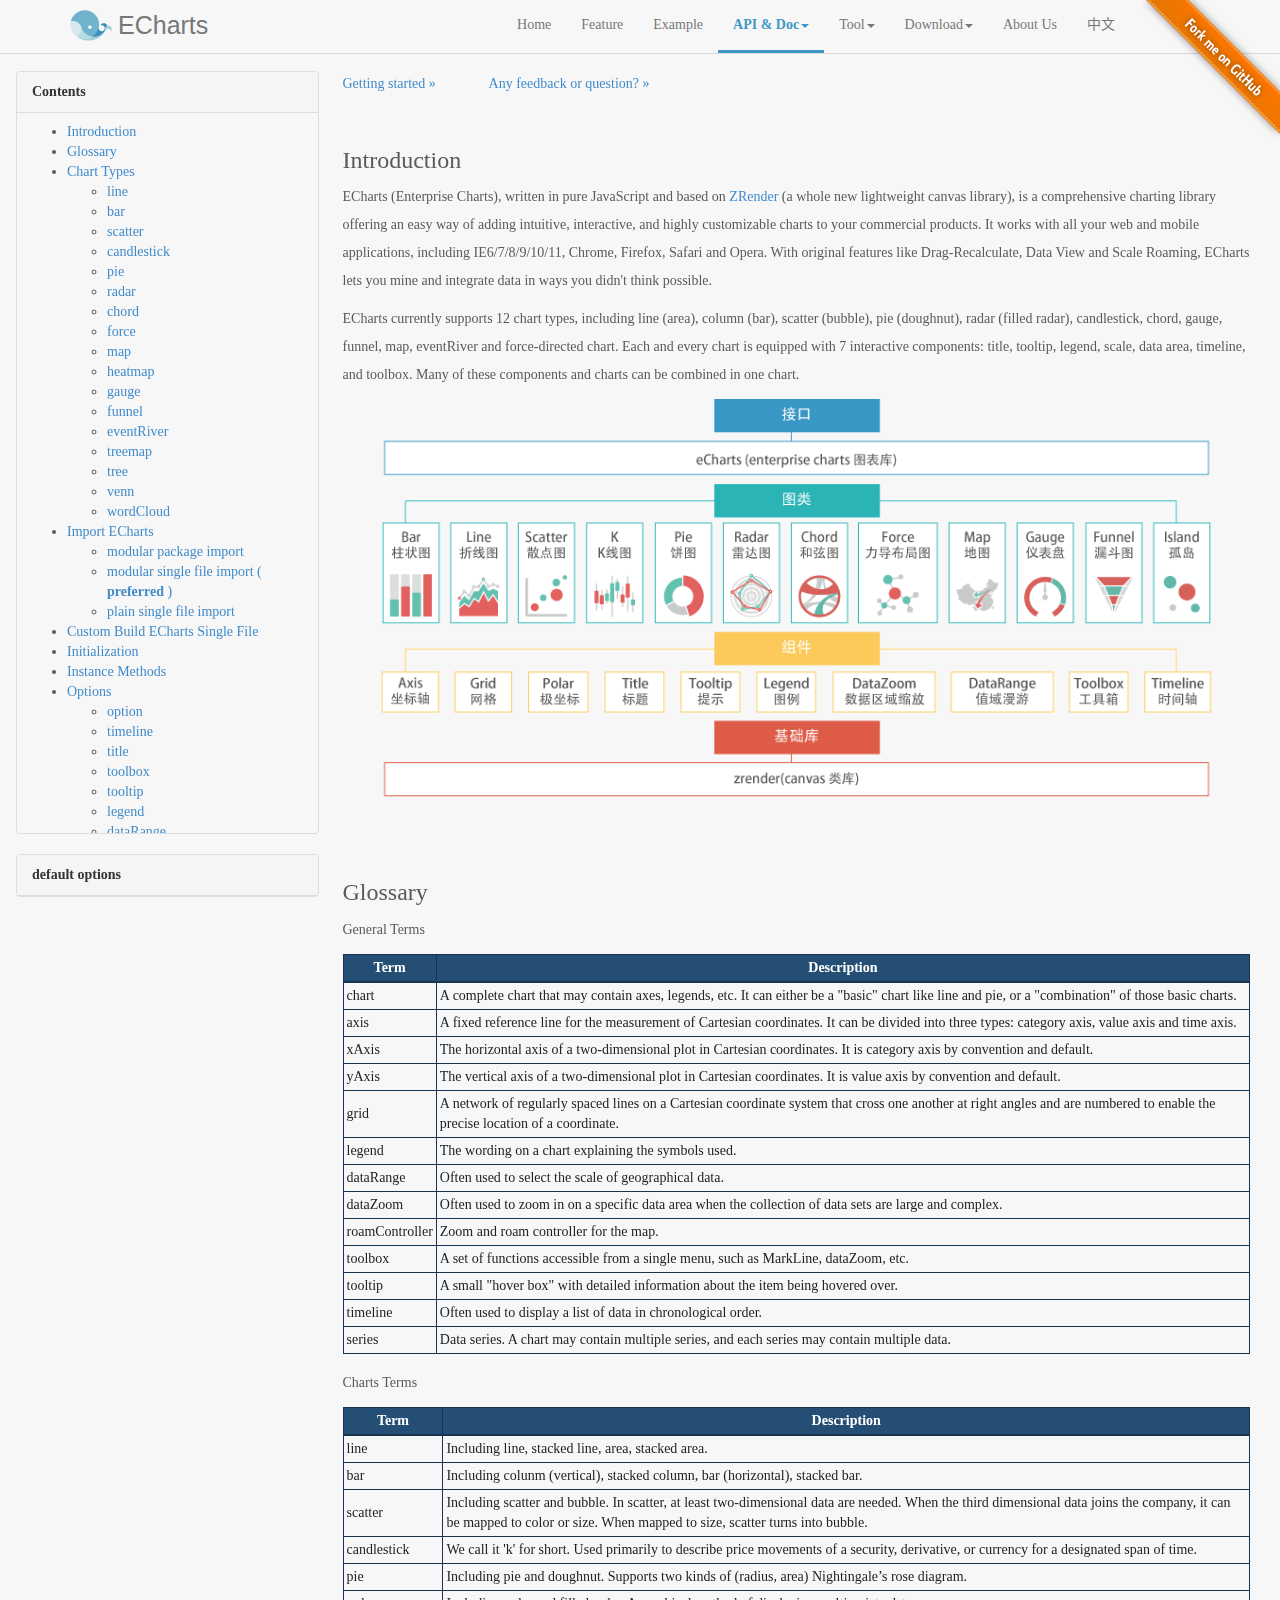
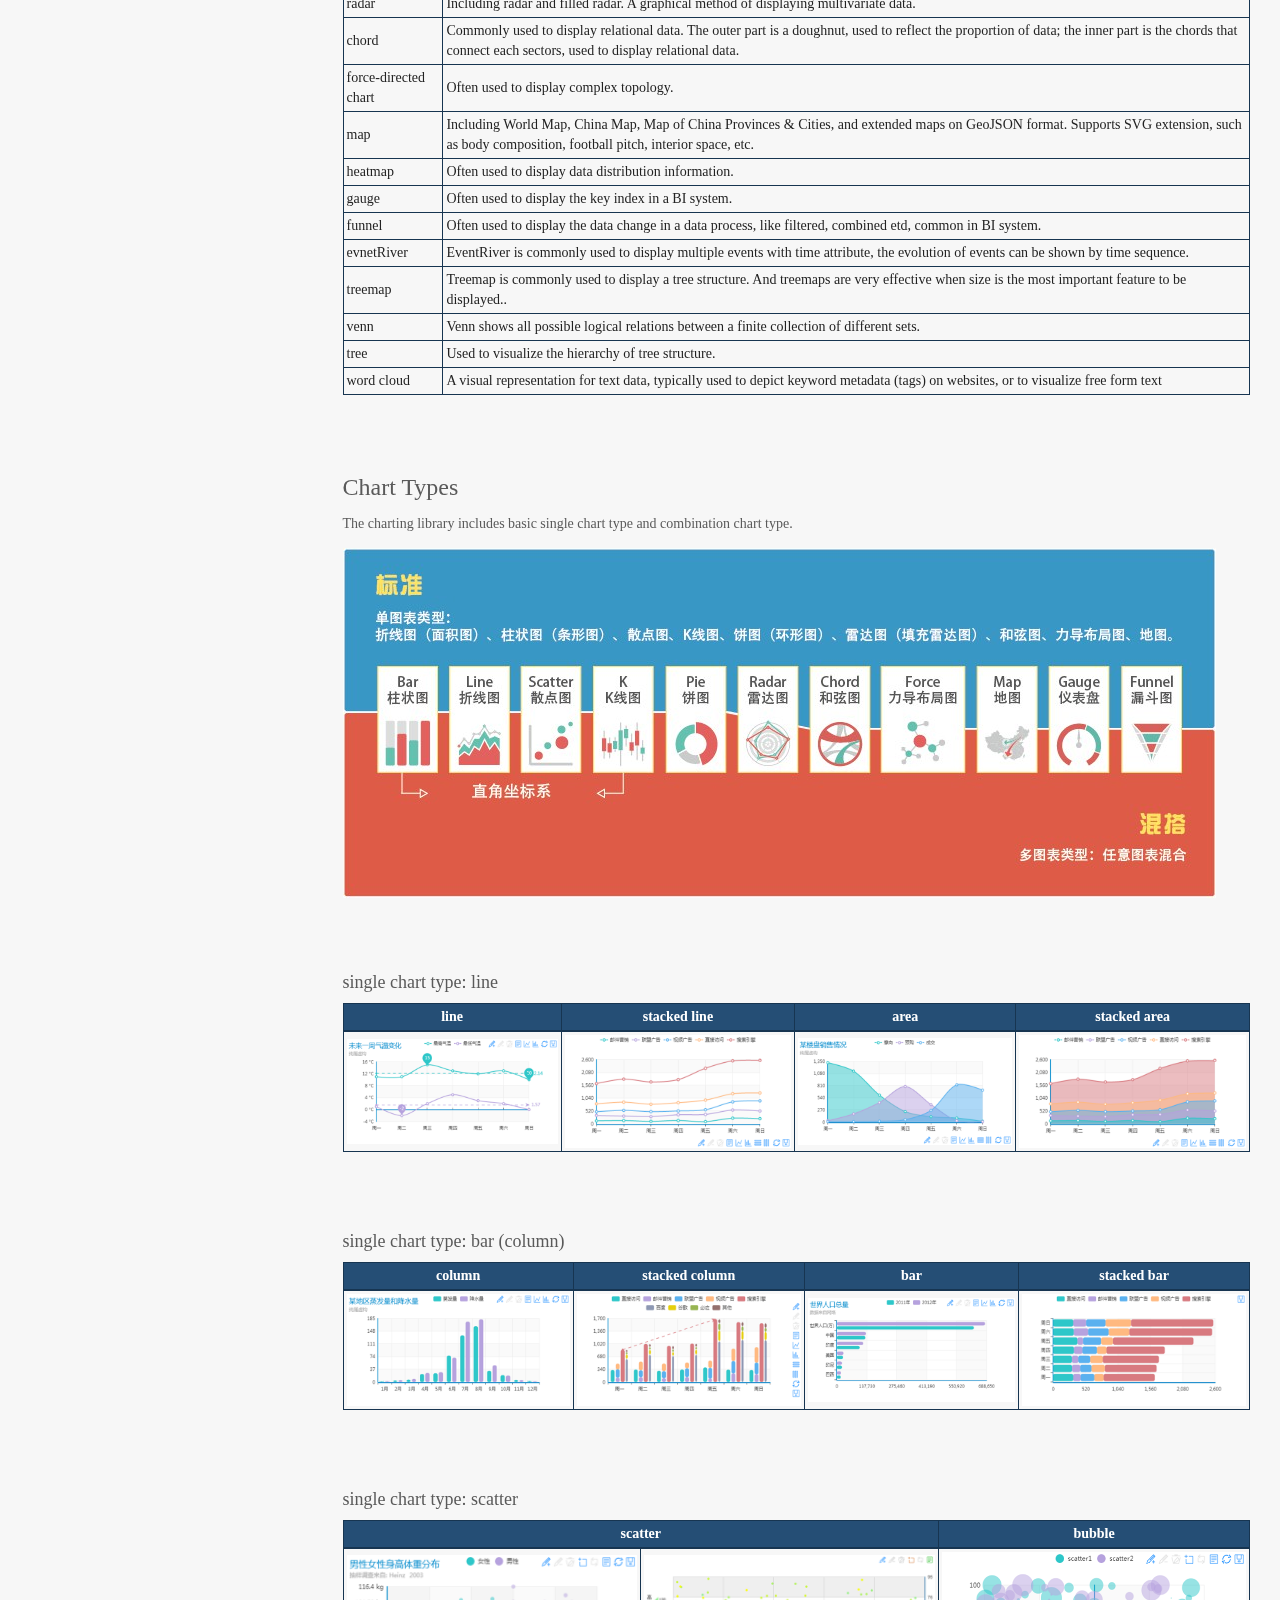
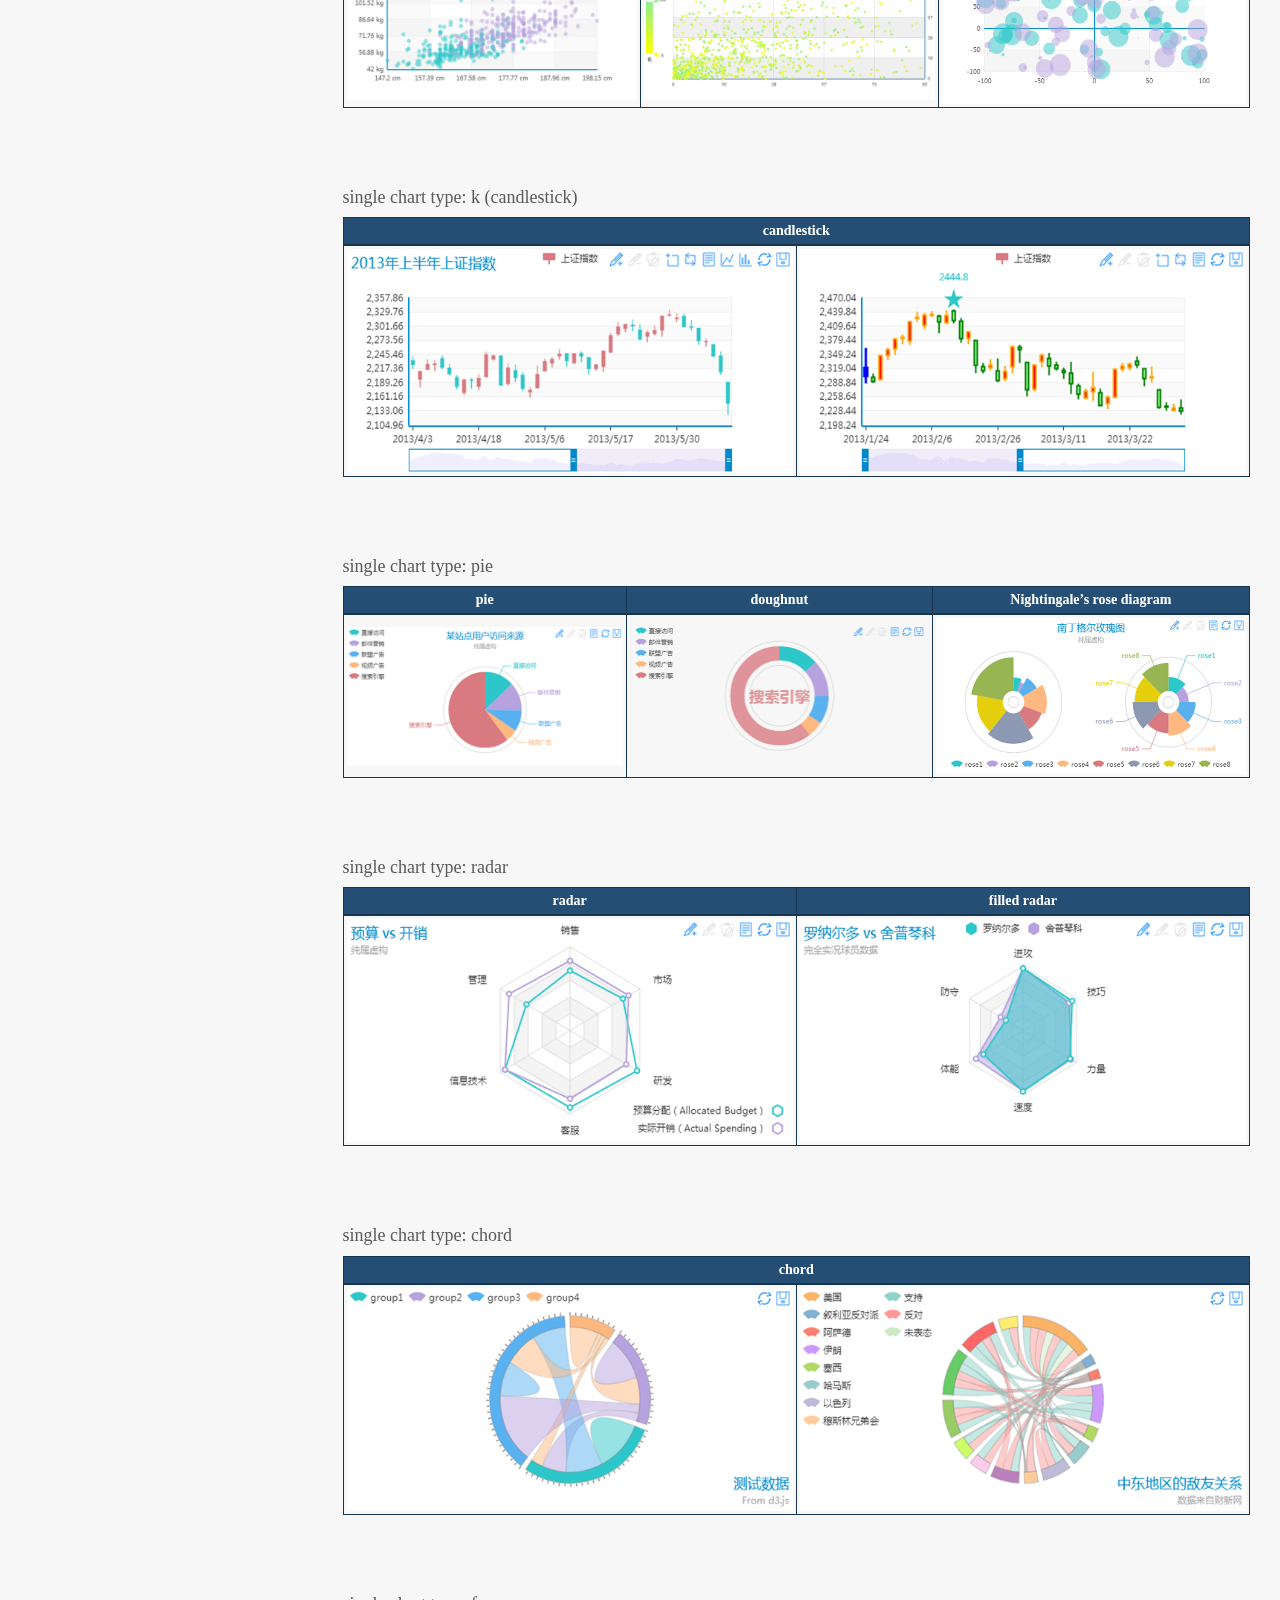
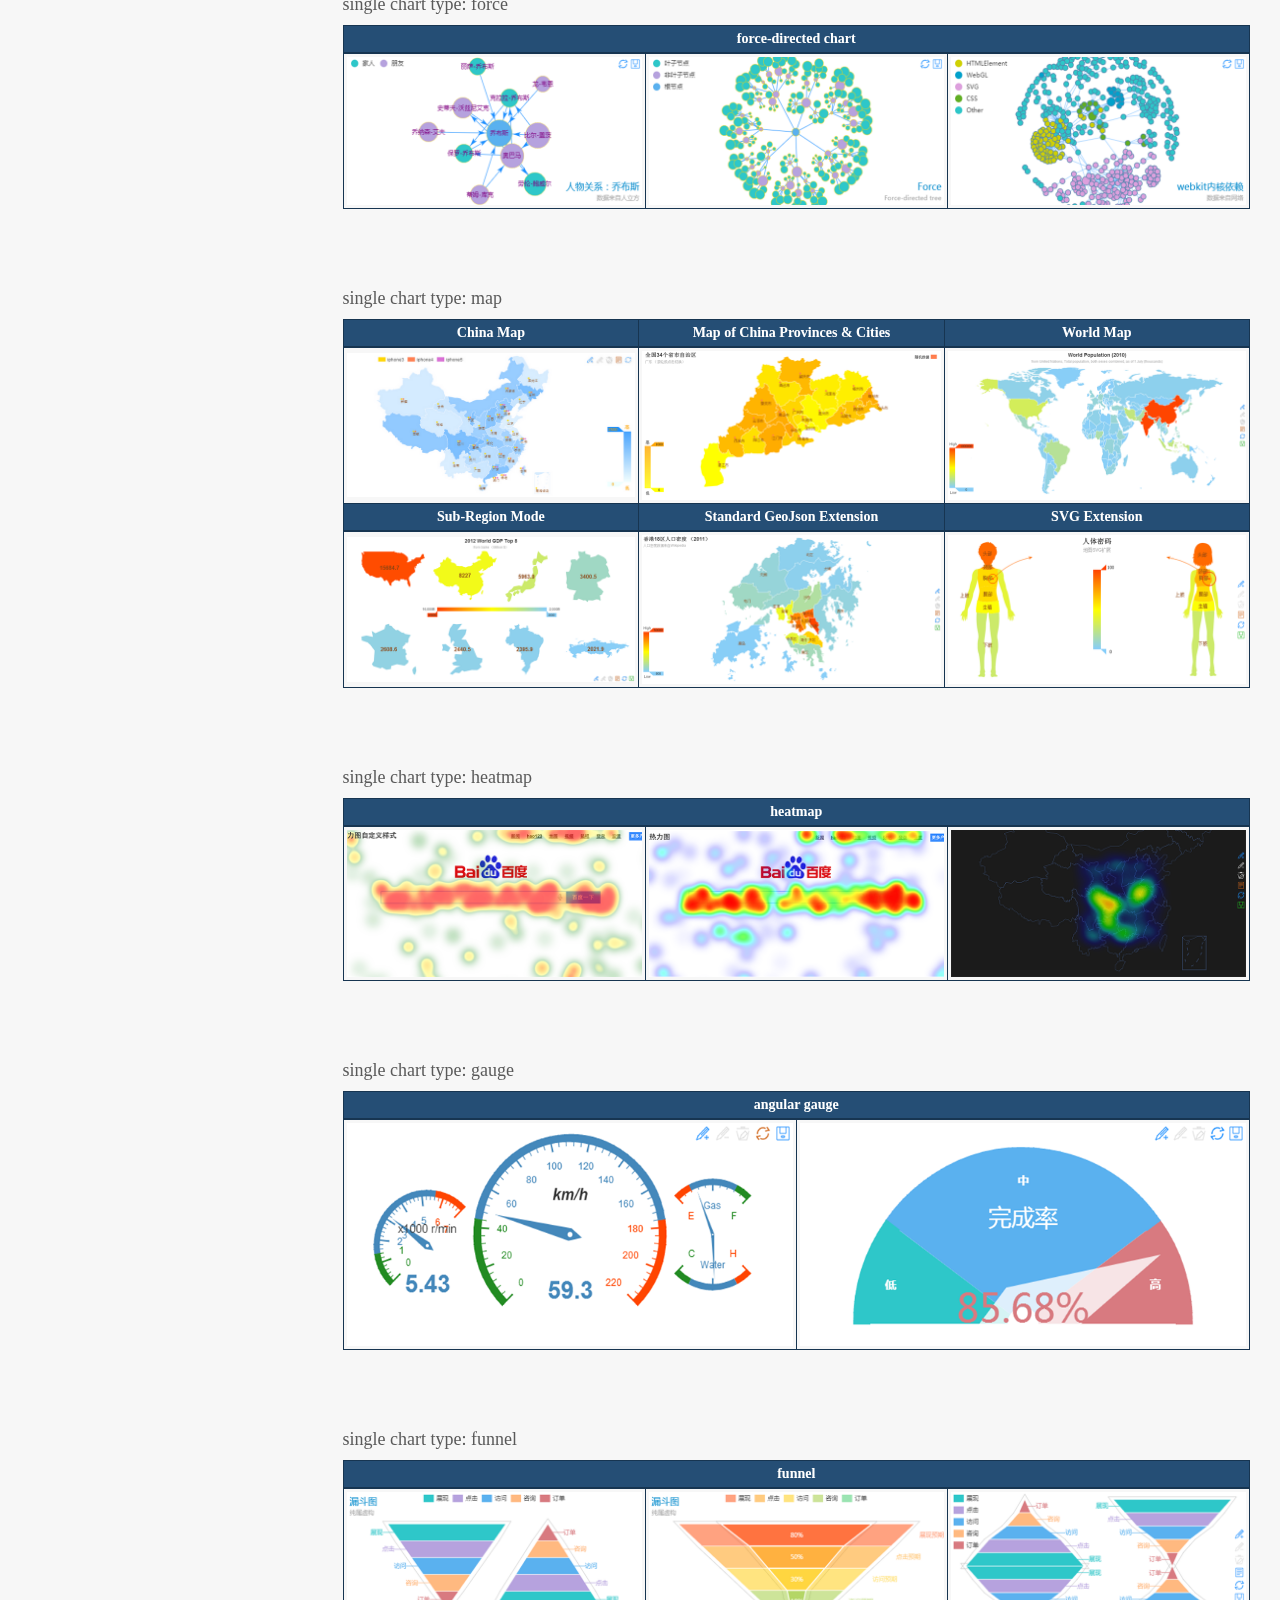
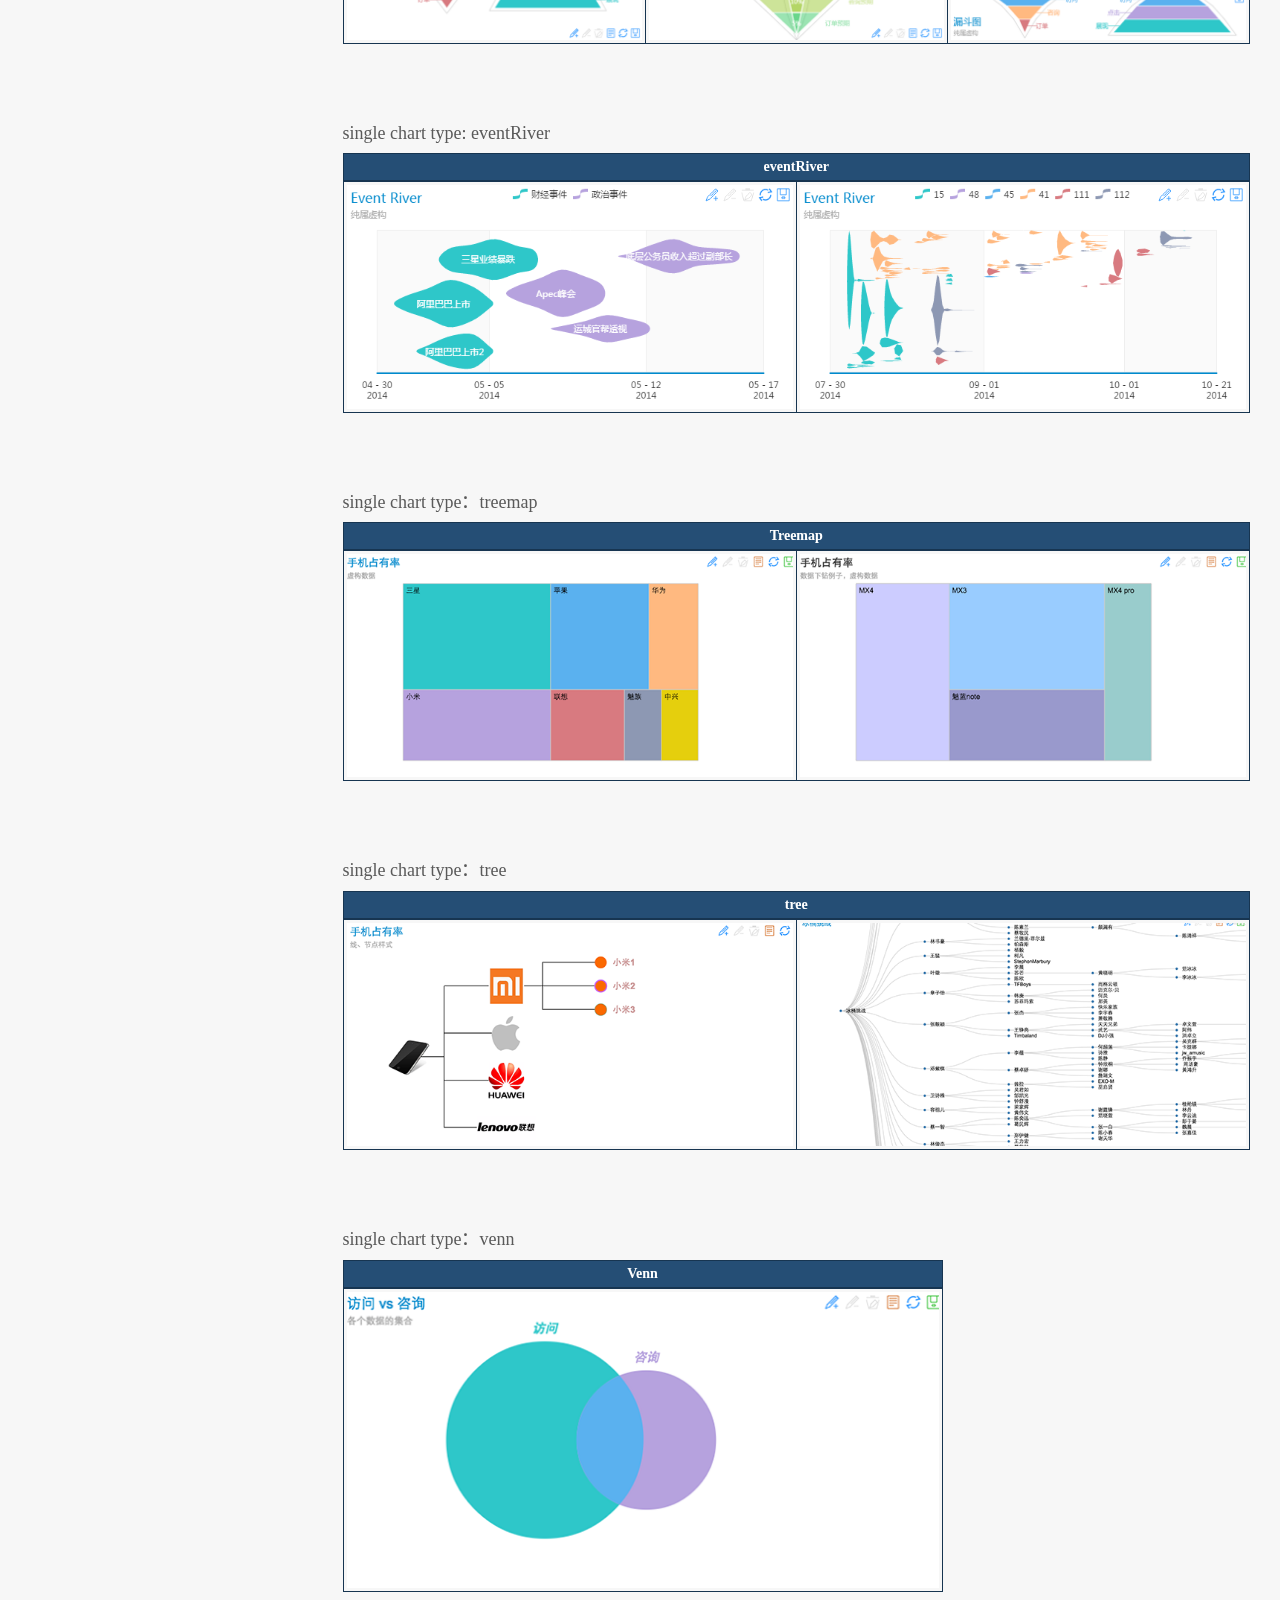
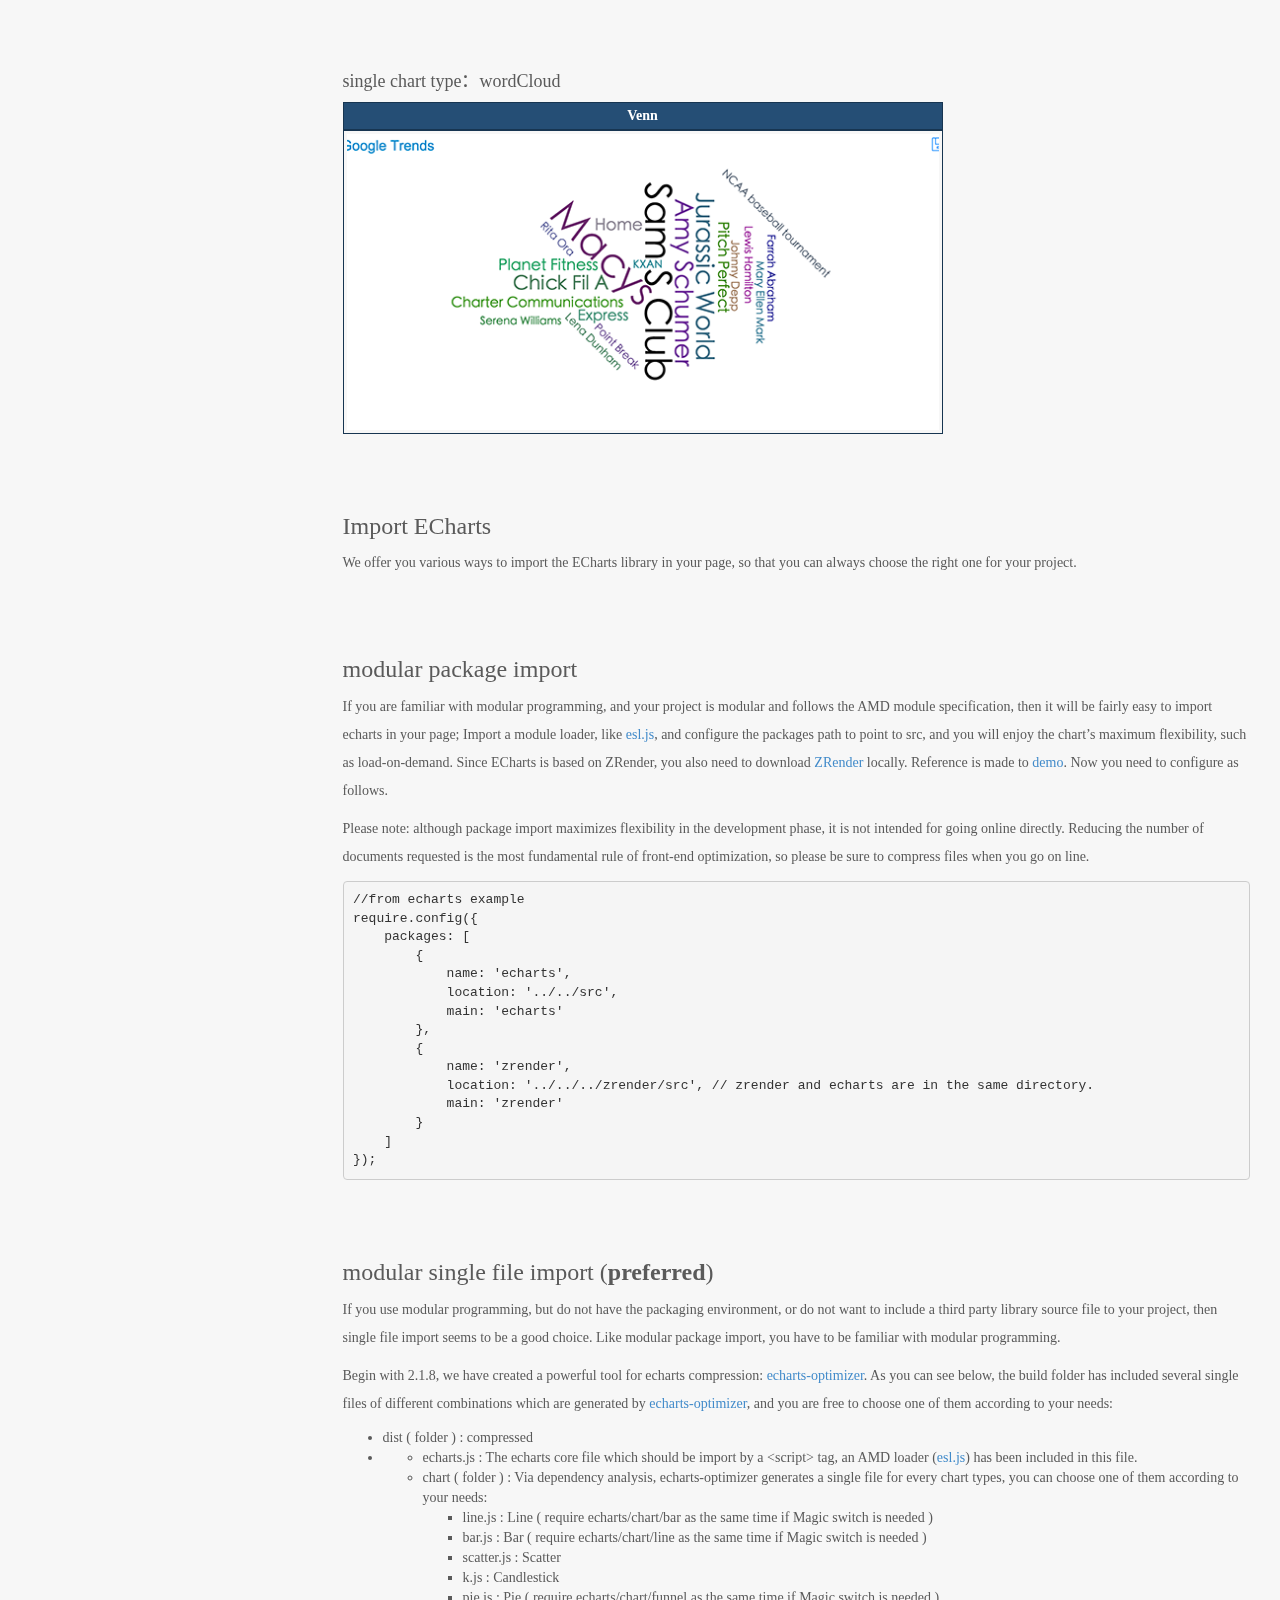
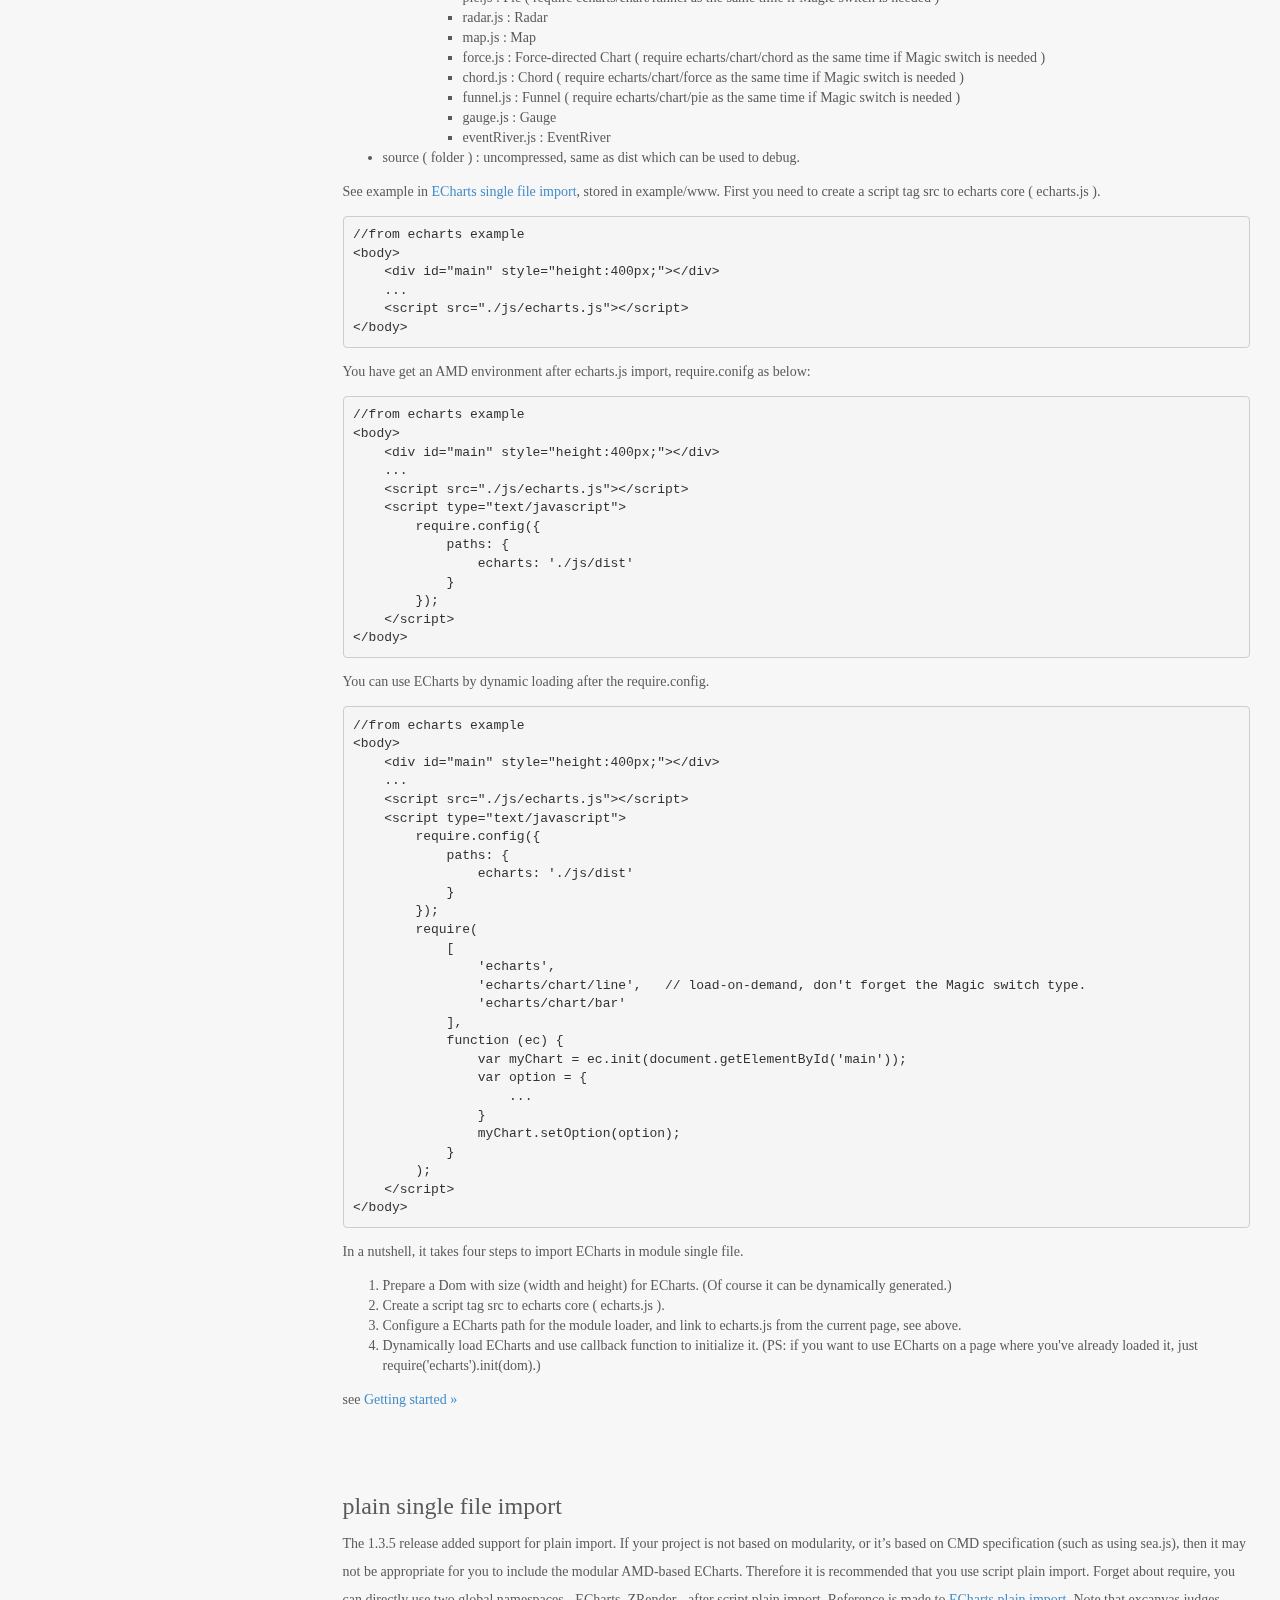
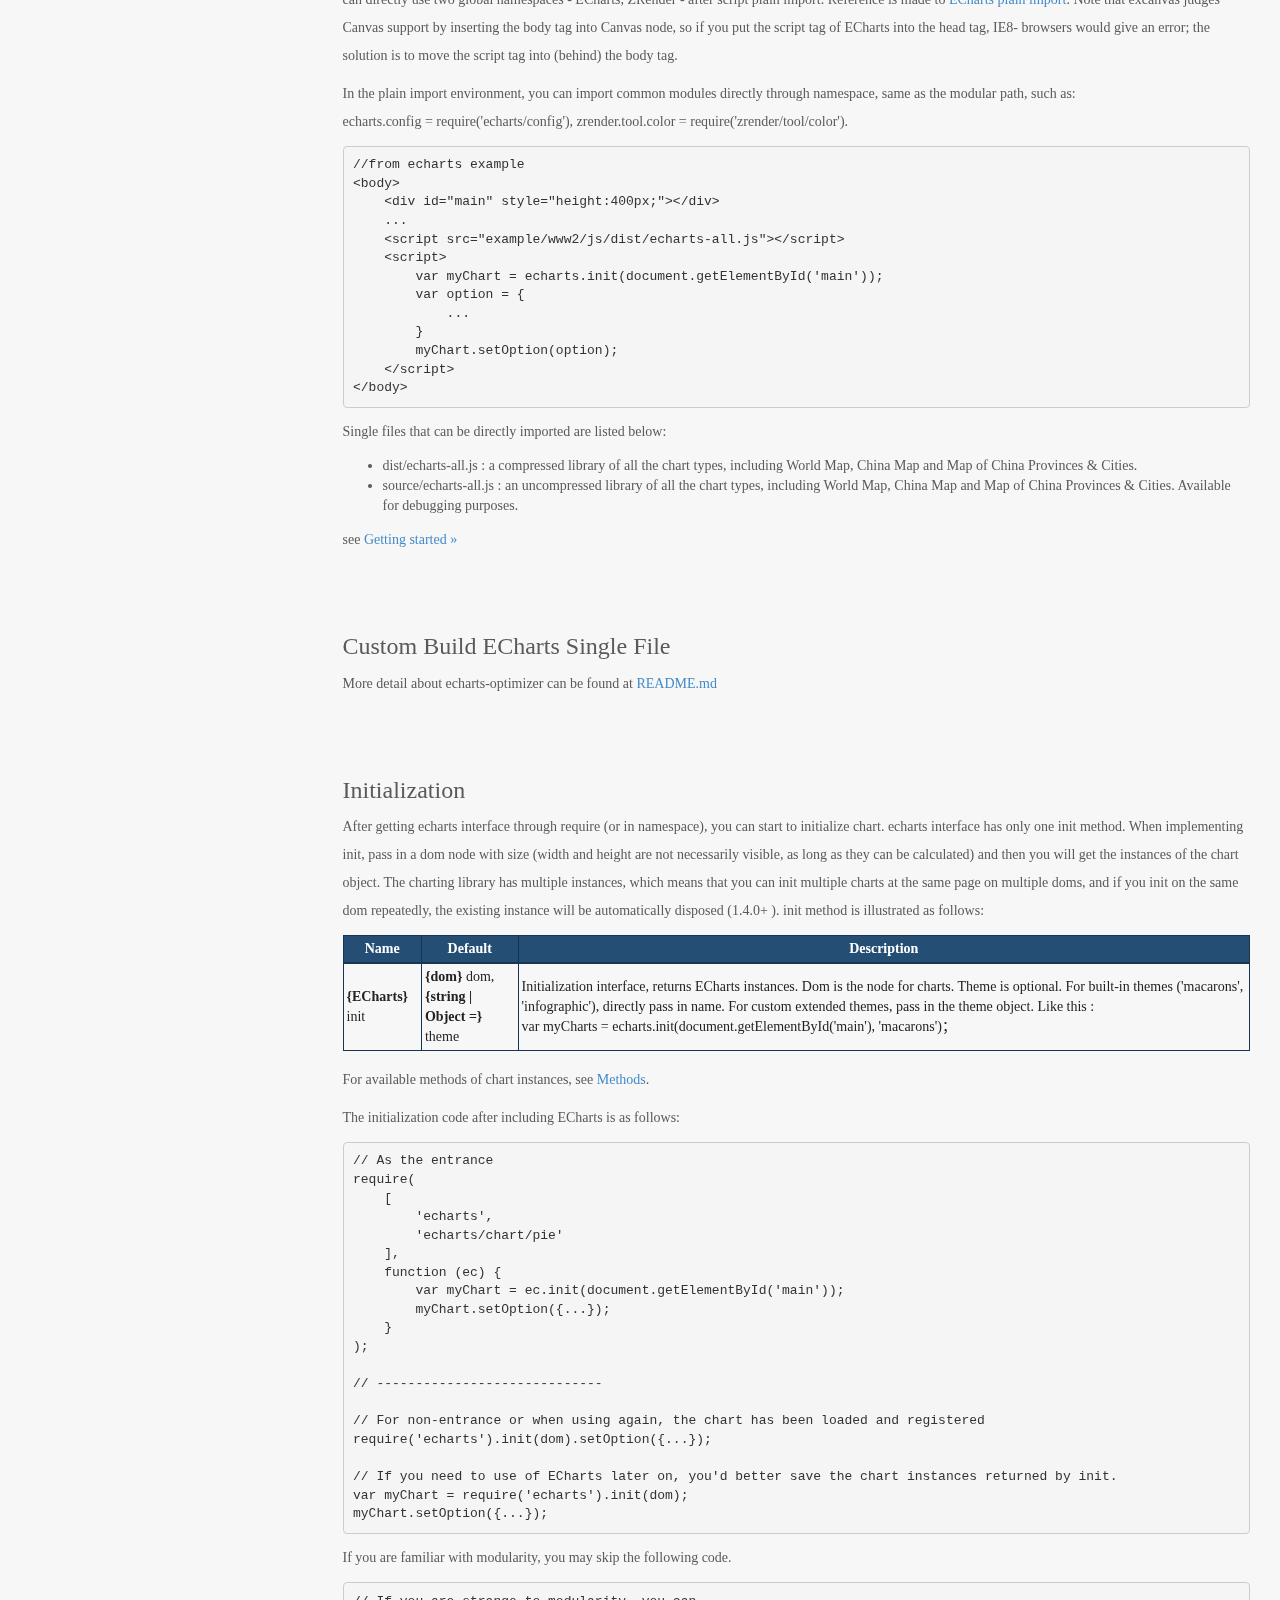
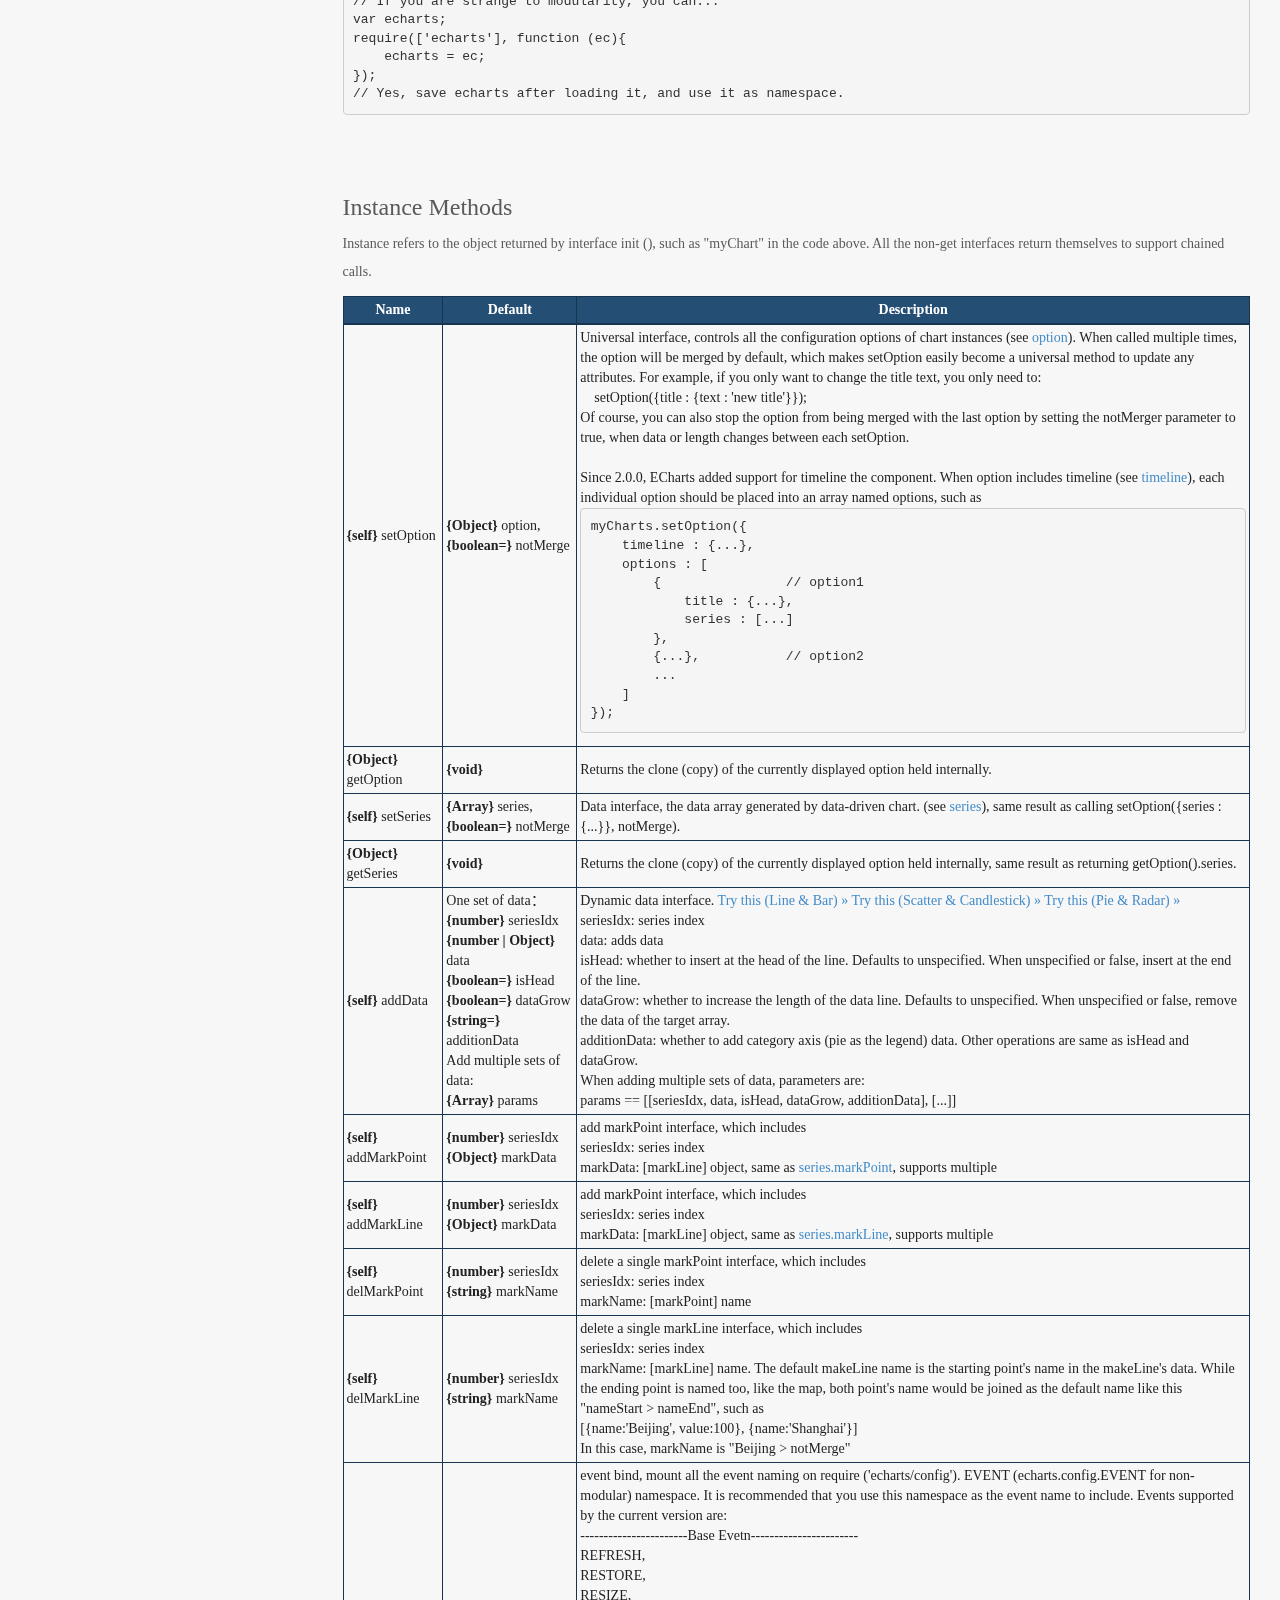
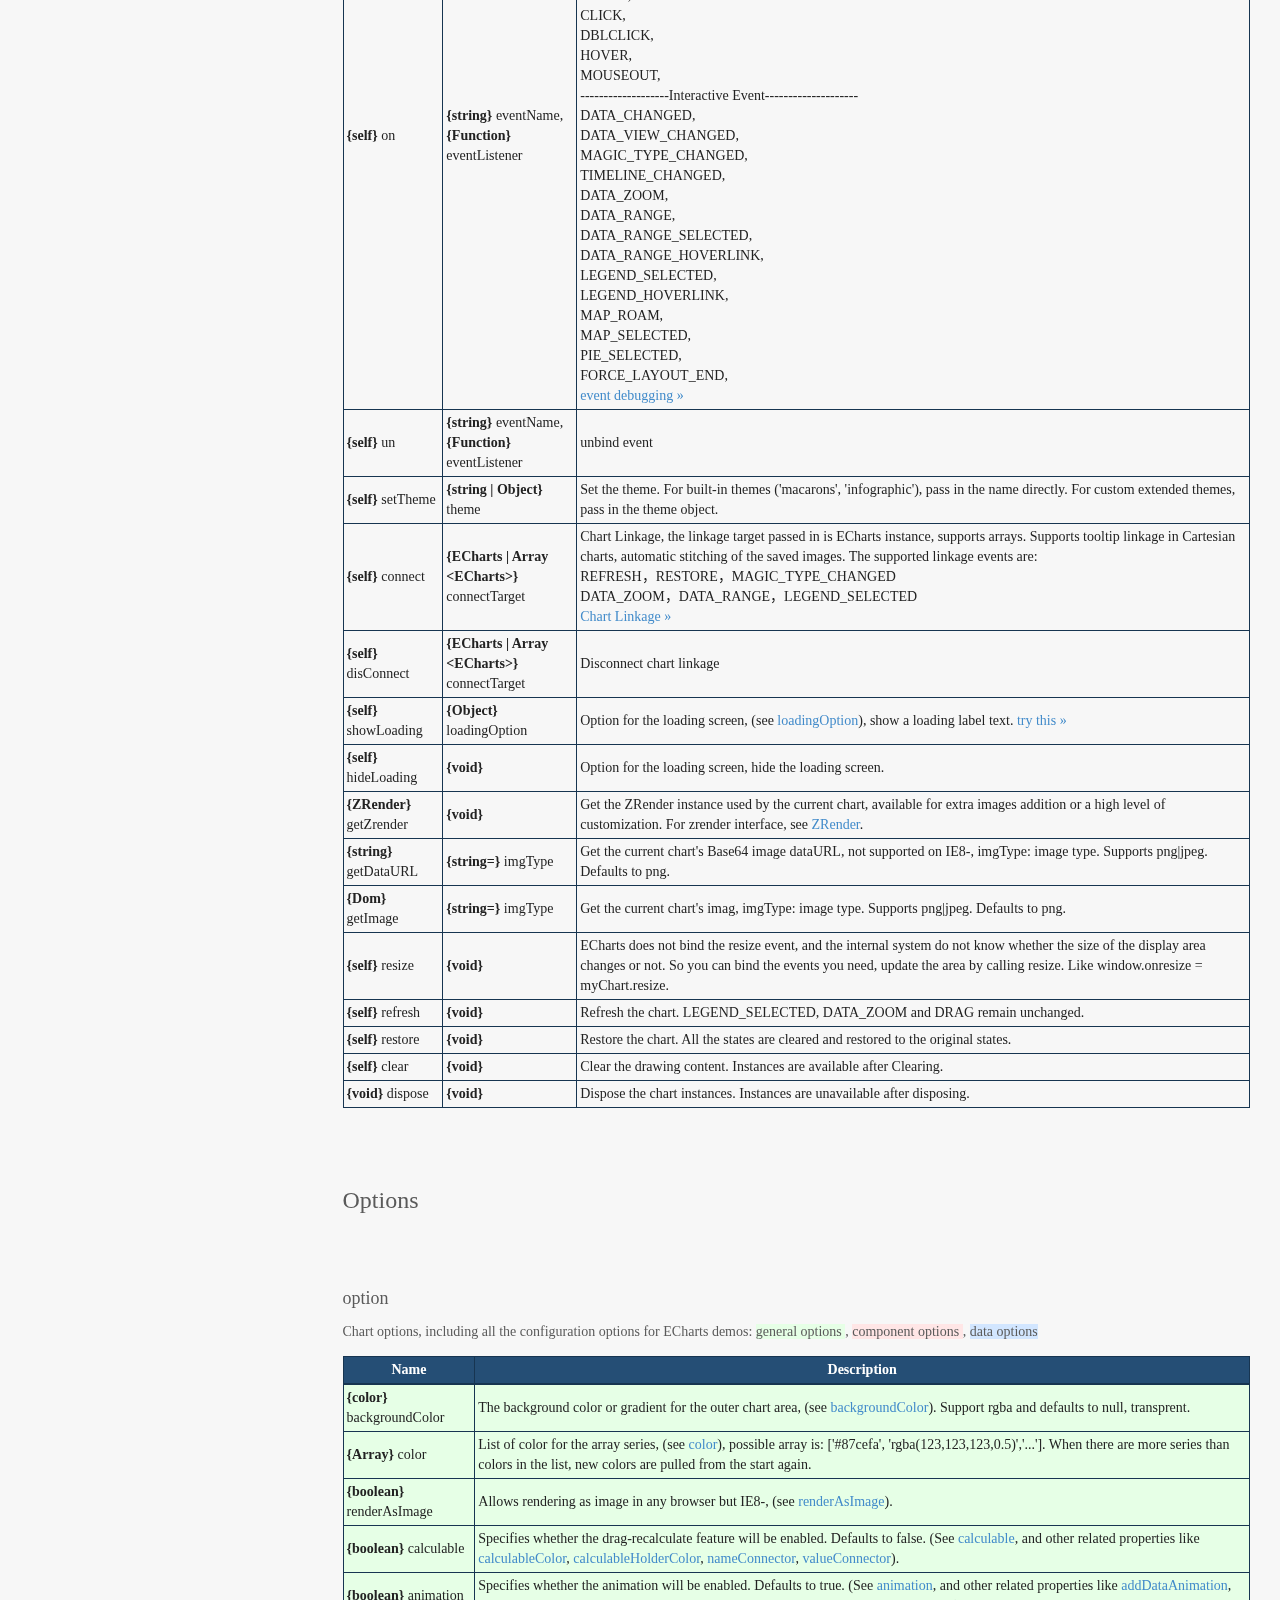
<file: static/echarts-2.2.7/doc/doc-en.html>
<!DOCTYPE html>
<html lang="zh-cn">
  <head>
    <meta charset="utf-8">
    <meta http-equiv="X-UA-Compatible" content="IE=edge">
    <meta name="viewport" content="width=device-width, initial-scale=1.0">
    <meta name="description" content="ECharts">
    <meta name="author" content="kener.linfeng@gmail.com">
    <title>ECharts · Doc</title>

    <link rel="shortcut icon" href="./asset/ico/favicon.png">

    <link href="./asset/css/font-awesome.min.css" rel="stylesheet">
    <link href="./asset/css/bootstrap.css" rel="stylesheet">
    <link href="./asset/css/carousel.css" rel="stylesheet">
    <link href="./asset/css/echartsHome.css" rel="stylesheet">
    <!-- HTML5 shim and Respond.js IE8 support of HTML5 elements and media queries -->
    <!--[if lt IE 9]>
      <script src="https://oss.maxcdn.com/html5shiv/3.7.2/html5shiv.min.js"></script>
      <script src="https://oss.maxcdn.com/respond/1.4.2/respond.min.js"></script>
    <![endif]-->
</head>

<body>
    <!-- Fixed navbar -->
    <div class="navbar navbar-default navbar-fixed-top" role="navigation" id="head"></div>

    <div class="container-fluid">
        <div class="row-fluid">
            <div class="col-md-3">
                <div class="affix panel col-md-3" id="accordion">
                  <div class="panel panel-default">
                    <div class="panel-heading">
                      <div class="accordion-toggle" data-toggle="collapse" data-parent="#accordion" href="#collapse-description">
                        <strong>Contents</strong>
                      </div>
                    </div>
                    <div id="collapse-description" class="panel-collapse collapse in">
                      <div class="panel-body">
                        <div id="toc">
                        <ul>
                            <li><a href="#Introduction">Introduction</a></li>
                            <li><a href="#Glossary">Glossary</a></li>
                            <li><a href="#Chart-Types">Chart Types</a></li>
                            <ul>
                                <li><a href="#Line">line</a></li>
                                <li><a href="#Bar">bar</a></li>
                                <li><a href="#Scatter">scatter</a></li>
                                <li><a href="#Candlestick">candlestick</a></li>
                                <li><a href="#Pie">pie</a></li>
                                <li><a href="#Radar">radar</a></li>
                                <li><a href="#Chord">chord</a></li>
                                <li><a href="#Force">force</a></li>
                                <li><a href="#Map">map</a></li>
                                <li><a href="#Heatmap">heatmap</a></li>
                                <li><a href="#Gauge">gauge</a></li>
                                <li><a href="#Funnel">funnel</a></li>
                                <li><a href="#eventRiver">eventRiver</a></li>
                                <li><a href="#treemap">treemap</a></li>
                                <li><a href="#treeChart">tree</a></li>
                                <li><a href="#venn">venn</a></li>
                                <li><a href="#wordCloud">wordCloud</a></li>
                            </ul>
                            <li><a href="#Import-ECharts">Import ECharts</a></li>
                            <ul>
                                <li><a href="#Import-ECharts1">modular package import</a></li>
                                <li><a href="#Import-ECharts2">modular single file import ( <b>preferred</b> )</a></li>
                                <li><a href="#Import-ECharts3">plain single file import</a></li>
                            </ul>
                            <li><a href="#Custom-Build-Echarts-Single-File">Custom Build ECharts Single File</a></li>
                            <li><a href="#Initialization">Initialization</a></li>
                            <li><a href="#Instance-Methods">Instance Methods</a></li>
                            <li><a href="#Options">Options</a></li>
                            <ul>
                                <li><a href="#Option">option</a></li>
                                <li><a href="#Timeline">timeline</a></li>
                                <li><a href="#Title">title</a></li>
                                <li><a href="#Toolbox">toolbox</a></li>
                                <li><a href="#Tooltip">tooltip</a></li>
                                <li><a href="#Legend">legend</a></li>
                                <li><a href="#DataRange">dataRange</a></li>
                                <li><a href="#DataZoom">dataZoom</a></li>
                                <li><a href="#RoamController">roamController</a></li>
                                <li><a href="#Grid">grid</a></li>
                                <li><a href="#Xaxis">xAxis</a></li>
                                <li><a href="#Yaxis">yAxis</a></li>
                                <li><a href="#Axis">axis</a></li>
                                <ul>
                                    <li><a href="#AxisAxisline">axisLine</a></li>
                                    <li><a href="#AxisAxistick">axisTick</a></li>
                                    <li><a href="#AxisAxislabel">axisLabel</a></li>
                                    <li><a href="#AxisSplitline">splitLine</a></li>
                                    <li><a href="#AxisSplitarea">splitArea</a></li>
                                    <li><a href="#AxisData">data</a></li>
                                </ul>
                                <li><a href="#Polar">polar</a></li>
                                <li><a href="#Series">series (universal)</a></li>
                                <ul>
                                    <li><a href="#SeriesCartesian">series (Cartesian)</a></li>
                                    <li><a href="#SeriesPie">series (pie) </a></li>
                                    <li><a href="#SeriesRadar">series (radar) </a></li>
                                    <li><a href="#SeriesMap">series (map) </a></li>
                                    <li><a href="#SeriesHeatmap">series (heatmap) </a></li>
                                    <li><a href="#SeriesHeatmap">series (map) </a></li>
                                    <li><a href="#SeriesForce">series (force) </a></li>
                                    <li><a href="#SeriesChord">series (chord) </a></li>
                                    <li><a href="#SeriesGauge">series (gauge) </a></li>
                                    <li><a href="#SeriesFunnel">series (funnel) </a></li>
                                    <li><a href="#SeriesEventRiver">series (eventRiver)</a></li>
                                    <li><a href="#SeriesTreemap">series (treemap)</a></li>
                                    <li><a href="#SeriesTree">series (tree)</a></li>

                                    <li><a href="#SeriesVenn">series (venn)</a></li>
                                    <li><a href="#SeriesWordCloud">series (wordCloud)</a></li>
                                    <li><a href="#SeriesData">data</a></li>
                                    <li><a href="#SeriesMarkPoint">markPoint</a></li>
                                    <ul>
                                        <li><a href="#SeriesMarkPointData">data</a></li>
                                    </ul>
                                    <li><a href="#SeriesMarkLine">markLine</a></li>
                                    <ul>
                                        <li><a href="#SeriesMarkLineData">data</a></li>
                                    </ul>
                                </ul>
                                <li><a href="#ItemStyle">itemStyle</a></li>
                                <li><a href="#LineStyle">lineStyle</a></li>
                                <li><a href="#AreaStyle">areaStyle</a></li>
                                <li><a href="#TextStyle">textStyle</a></li>
                                <li><a href="#Loadingoption">loadingOption</a></li>
                                <li><a href="#NoDataLoadingOption">noDataLoadingOption</a></li>
                                <li><a href="#BackgroundColor">backgroundColor</a></li>
                                <li><a href="#Color">color</a></li>
                                <li><a href="#SymbolList">symbolList</a></li>
                                <li><a href="#RenderAsImage">renderAsImage</a></li>
                                <li><a href="#Calculable">calculable</a></li>
                                <li><a href="#CalculableColor">calculableColor</a></li>
                                <li><a href="#CalculableHolderColor">calculableHolderColor</a></li>
                                <li><a href="#NameConnector">nameConnector</a></li>
                                <li><a href="#ValueConnector">valueConnector</a></li>
                                <li><a href="#Animation">animation</a></li>
                                <li><a href="#AddDataAnimation">addDataAnimation</a></li>
                                <li><a href="#AnimationThreshold">animationThreshold</a></li>
                                <li><a href="#AnimationDuration">animationDuration</a></li>
                                <li>
                                    <a href="#animationDurationUpdate">animationDurationUpdate</a>
                                </li>
                                <li><a href="#AnimationEasing">animationEasing</a></li>
                            </ul>
                            <li><a href="#GraphDataStructure">Graph data structure</a></li>
                            <ul>
                                <li><a href="#categories">categories</a></li>
                                <li><a href="#nodes(data)">nodes(data)</a></li>
                                <li><a href="#GraphLinks">links</a></li>
                                <li><a href="#GraphMatrix">matrix</a></li>
                            </ul>
                            <li><a href="#Multi-Level-Control">Multi-Level Control</a></li>
                            <li><a href="#Appendix-Map-Extension">Appendix: Map Extension</a></li>
                            <li><a href="#Appendix-Component-and-Chart-Instances">Appendix: Component and Chart Instances</a></li>
                            <ul>
                                <li><a href="#Appendix-Component-Instances">Appendix: Component Instances</a></li>
                                <ul>
                                    <li><a href="#TimelineInterface">timeline</a></li>
                                    <li><a href="#TooltipInterface">tooltip</a></li>
                                    <li><a href="#LegendInterface">legend</a></li>
                                    <li><a href="#DataRangeInterface">dataRange</a></li>
                                    <li><a href="#DataZoomInterface">dataZoom</a></li>
                                    <li><a href="#GridInterface">grid</a></li>
                                    <li><a href="#AxisInterface">xAxis/yAxis</a></li>
                                    <li><a href="#CategoryAxisInterface">categoryAxis</a></li>
                                    <li><a href="#ValueAxisInterface">valueAxis</a></li>
                                    <li><a href="#PolarInterface">polar</a></li>
                                </ul>
                                <li><a href="#Appendix-Chart-Instances">Appendix: Chart Instances</a></li>
                                <ul>
                                    <li><a href="#MapInterface">map</a></li>
                                </ul>
                            </ul>
                            <li><a href="#Appendix-an-Intuitive-Example">Appendix: an Intuitive Example</a></li>
                        </ul>
                        </div>
                      </div>
                    </div>
                  </div>
                  <div class="panel panel-default">
                    <div class="panel-heading">
                      <div class="accordion-toggle" data-toggle="collapse" data-parent="#accordion" href="#collapse-config">
                        <strong>default options</strong>
                      </div>
                    </div>
                    <div id="collapse-config" class="panel-collapse collapse">
                      <div class="panel-body">
                        <div id="config"></div>
                      </div>
                    </div>
                  </div>
              </div><!--/.well -->
            </div>
            <div class="col-md-9">
                <p style="margin:20px 0 -30px 0">
                    <a href="./start-en.html" target="_blank" style="margin-right: 50px;"> Getting started »</a>
                    <a href="https://github.com/ecomfe/echarts/issues?page=1&state=open" target="_blank">Any feedback or question? »</a>
                </p>
                <div id="doc">
                    <h3>Introduction<a name="Introduction"> </a></h3>
                    <p>ECharts (Enterprise Charts), written in pure JavaScript and based on <a href="http://ecomfe.github.io/zrender/" target="_blank">ZRender</a> (a whole new lightweight canvas library), is a comprehensive charting library offering an easy way of adding intuitive, interactive, and highly customizable charts to your commercial products. It works with all your web and mobile applications, including IE6/7/8/9/10/11, Chrome, Firefox, Safari and Opera. With original features like Drag-Recalculate, Data View and Scale Roaming, ECharts lets you mine and integrate data in ways you didn't think possible.</P>
                    <p>ECharts currently supports 12 chart types, including line (area), column (bar), scatter (bubble), pie (doughnut), radar (filled radar), candlestick, chord, gauge, funnel, map, eventRiver and force-directed chart. Each and every chart is equipped with 7 interactive components: title, tooltip, legend, scale, data area, timeline, and toolbox. Many of these components and charts can be combined in one chart.</P>
                    <img src="asset/img/architecture.png"  alt="Echarts Architecture"/>
                    <h3>Glossary<a name="Glossary"> </a></h3>
                    <p>General Terms</p>
                    <table cellspacing="0" class="ADoc_table full">
                        <tr>
                            <th> Term </th>
                            <th> Description </th>
                        </tr>
                        <tr>
                            <td> chart </td>
                            <td> A complete chart that may contain axes, legends, etc. It can either be a "basic" chart like line and pie, or a "combination" of those basic charts. </td>
                        </tr>
                        <tr>
                            <td> axis </td>
                            <td> A fixed reference line for the measurement of Cartesian coordinates. It can be divided into three types: category axis, value axis and time axis. </td>
                        </tr>
                        <tr>
                            <td> xAxis </td>
                            <td> The horizontal axis of a two-dimensional plot in Cartesian coordinates. It is category axis by convention and default. </td>
                        </tr>
                        <tr>
                            <td> yAxis </td>
                            <td> The vertical axis of a two-dimensional plot in Cartesian coordinates. It is value axis by convention and default. </td>
                        </tr>
                        <tr>
                            <td> grid </td>
                            <td> A network of regularly spaced lines on a Cartesian coordinate system that cross one another at right angles and are numbered to enable the precise location of a coordinate. </td>
                        </tr>
                        <tr>
                            <td> legend </td>
                            <td> The wording on a chart explaining the symbols used. </td>
                        </tr>
                        <tr>
                            <td> dataRange </td>
                            <td> Often used to select the scale of geographical data. </td>
                        </tr>
                        <tr>
                            <td> dataZoom </td>
                            <td> Often used to zoom in on a specific data area when the collection of data sets are large and complex. </td>
                        </tr>
                        <tr>
                            <td> roamController </td>
                            <td> Zoom and roam controller for the map. </td>
                        </tr>
                        <tr>
                            <td> toolbox </td>
                            <td> A set of functions accessible from a single menu, such as MarkLine, dataZoom, etc.</td>
                        </tr>
                        <tr>
                            <td> tooltip </td>
                            <td> A small "hover box" with detailed information about the item being hovered over. </td>
                        </tr>
                        <tr>
                            <td> timeline </td>
                            <td> Often used to display a list of data in chronological order. </td>
                        </tr>
                        <tr>
                            <td> series </td>
                            <td> Data series. A chart may contain multiple series, and each series may contain multiple data. </td>
                        </tr>
                    </table>
                    <P> Charts Terms</P>
                    <table cellspacing="0" class="ADoc_table full">
                        <tr>
                            <th> Term </th>
                            <th> Description </th>
                        </tr>
                        <tr>
                            <td> line </td>
                            <td> Including line, stacked line, area, stacked area. </td>
                        </tr>
                        <tr>
                            <td> bar </td>
                            <td> Including colunm (vertical), stacked column, bar (horizontal), stacked bar. </td>
                        </tr>
                        <tr>
                            <td> scatter </td>
                            <td> Including scatter and bubble. In scatter, at least two-dimensional data are needed. When the third dimensional data joins the company, it can be mapped to color or size. When mapped to size, scatter turns into bubble. </td>
                        </tr>
                        <tr>
                            <td> candlestick </td>
                            <td> We call it 'k' for short. Used primarily to describe price movements of a security, derivative, or currency for a designated span of time. </td>
                        </tr>
                        <tr>
                            <td> pie </td>
                            <td> Including pie and doughnut. Supports two kinds of (radius, area) Nightingale’s rose diagram. </td>
                        </tr>
                        <tr>
                            <td> radar </td>
                            <td> Including radar and filled radar. A graphical method of displaying multivariate data. </td>
                        </tr>
                        <tr>
                            <td> chord </td>
                            <td> Commonly used to display relational data. The outer part is a doughnut, used to reflect the proportion of data; the inner part is the chords that connect each sectors, used to display relational data. </td>
                        </tr>
                        <tr>
                            <td> force-directed chart </td>
                            <td> Often used to display complex topology. </td>
                        </tr>
                        <tr>
                            <td> map </td>
                            <td> Including World Map, China Map, Map of China Provinces &amp; Cities, and extended maps on GeoJSON format. Supports SVG extension, such as body composition, football pitch, interior space, etc. </td>
                        </tr>
                        <tr>
                            <td> heatmap </td>
                            <td> Often used to display data distribution information. </td>
                        </tr>
                        <tr>
                            <td> gauge </td>
                            <td> Often used to display the key index in a BI system. </td>
                        </tr>
                        <tr>
                            <td> funnel </td>
                            <td> Often used to display the data change in a data process, like filtered, combined etd, common in BI system.</td>
                        </tr>
                        <tr>
                            <td> evnetRiver </td>
                            <td> EventRiver is commonly used to display multiple events with time attribute, the evolution of events can be shown by time sequence.</td>
                        </tr>
                        <tr>
                            <td> treemap </td>
                            <td> Treemap is commonly used to display a tree structure. And treemaps are very effective when size is the most important feature to be displayed..</td>
                        </tr>
                        <tr>
                            <td> venn </td>
                            <td> Venn shows all possible logical relations between a finite collection of different sets.</td>
                        </tr>
                        <tr>
                            <td> tree </td>
                            <td> Used to visualize the hierarchy of tree structure.</td>
                        </tr>
                        <tr>
                            <td> word cloud </td>
                            <td> A visual representation for text data, typically used to depict keyword metadata (tags) on websites, or to visualize free form text</td>
                        </tr>
                    </table>
                    <h3>Chart Types<a name="Chart-Types"> </a></h3>
                    <P> The charting library includes basic single chart type and combination chart type. </P>
                    <p><img src="./asset/img/doc/charts.jpg" title="basic chart type" alt="basic chart type"/></P>

                    <h4>single chart type: line<a name="Line"> </a></h4>
                    <table cellspacing="0" class="ADoc_table full">
                        <tr>
                            <th> line </th>
                            <th> stacked line </th>
                            <th> area </th>
                            <th> stacked area </th>
                        </tr>
                        <tr>
                            <td><img src="./asset/img/example/line1.png" title="" alt="line"/></td>
                            <td><img src="./asset/img/example/line2.png" title="" alt="stacked line"/></td>
                            <td><img src="./asset/img/example/line3.png" title="" alt="area"/></td>
                            <td><img src="./asset/img/example/line4.png" title="" alt="stacked area"/></td>
                        </tr>
                    </table>

                    <h4>single chart type: bar (column)<a name="Bar"> </a></h4>
                    <table cellspacing="0" class="ADoc_table full">
                        <tr>
                            <th> column </th>
                            <th> stacked column </th>
                            <th> bar </th>
                            <th> stacked bar </th>
                        </tr>
                        <tr>
                            <td><img src="./asset/img/example/bar1.png" title="" alt="column"/></td>
                            <td><img src="./asset/img/example/bar2.png" title="" alt="stacked column"/></td>
                            <td><img src="./asset/img/example/bar3.png" title="" alt="bar"/></td>
                            <td><img src="./asset/img/example/bar4.png" title="" alt="stacked bar"/></td>
                        </tr>
                    </table>

                    <h4>single chart type: scatter<a name="Scatter"> </a></h4>
                    <table cellspacing="0" class="ADoc_table full">
                        <tr>
                            <th colspan=2> scatter </th>
                            <th> bubble </th>
                        </tr>
                        <tr>
                            <td><img src="./asset/img/example/scatter1.png" title="" alt="scatter"/></td>
                            <td><img src="./asset/img/example/dataRange1.png" title="" alt="scatter"/></td>
                            <td><img src="./asset/img/example/scatter2.png" title="" alt="bubble"/></td>
                        </tr>
                    </table>

                    <h4>single chart type: k (candlestick)<a name="Candlestick"> </a></h4>
                    <table cellspacing="0" class="ADoc_table full">
                        <tr>
                            <th colspan="2"> candlestick </th>
                        </tr>
                        <tr>
                            <td style="text-align:center"><img src="./asset/img/example/k1.png" title="" alt="candlestick" /></td>
                            <td style="text-align:center"><img src="./asset/img/example/k.png" title="" alt="candlestick" /></td>
                        </tr>
                    </table>

                    <h4>single chart type: pie<a name="Pie"> </a></h4>
                    <table cellspacing="0" class="ADoc_table full">
                        <tr>
                            <th> pie </th>
                            <th> doughnut </th>
                            <th> Nightingale’s rose diagram</th>
                        </tr>
                        <tr>
                            <td><img src="./asset/img/example/pie1.png" title="" alt="pie"/></td>
                            <td><img src="./asset/img/example/pie2.png" title="" alt="doughnut"/></td>
                            <td><img src="./asset/img/example/pie4.png" title="" alt="Nightingale’s rose diagram"/></td>
                        </tr>
                    </table>

                    <h4>single chart type: radar<a name="Radar"> </a></h4>
                    <table cellspacing="0" class="ADoc_table full">
                        <tr>
                            <th> radar </th>
                            <th> filled radar </th>
                        </tr>
                        <tr>
                            <td><img src="./asset/img/example/radar1.png" title="" alt="radar"/></td>
                            <td><img src="./asset/img/example/radar2.png" title="" alt="filled radar"/></td>
                        </tr>
                    </table>

                    <h4>single chart type: chord<a name="Chord"> </a></h4>
                    <table cellspacing="0" class="ADoc_table full">
                        <tr>
                            <th colspan="2"> chord </th>
                        </tr>
                        <tr>
                            <td><img src="./asset/img/example/chord1.png" title="" alt="chord"/></td>
                            <td><img src="./asset/img/example/chord2.png" title="" alt="chord"/></td>
                        </tr>
                    </table>

                    <h4>single chart type: force<a name="Force"> </a></h4>
                    <table cellspacing="0" class="ADoc_table full">
                        <tr>
                            <th colspan="3"> force-directed chart </th>
                        </tr>
                        <tr>
                            <td><img src="./asset/img/example/force1.png" title="" alt="force-directed chart"/></td>
                            <td><img src="./asset/img/example/force2.png" title="" alt="force-directed chart"/></td>
                            <td><img src="./asset/img/example/webkit-dep.png" title="" alt="force-directed chart"/></td>
                        </tr>
                    </table>

                    <h4>single chart type: map<a name="Map"> </a></h4>
                    <table cellspacing="0" class="ADoc_table full">
                        <tr>
                            <th> China Map </th>
                            <th> Map of China Provinces &amp; Cities </th>
                            <th> World Map </th>
                        </tr>
                        <tr>
                            <td><img src="./asset/img/example/map1.png" title="" alt="China Map"/></td>
                            <td><img src="./asset/img/example/map3.png" title="" alt=" Map of China Provinces &amp; Cities"/></td>
                            <td><img src="./asset/img/example/map4.png" title="" alt="World Map"/></td>
                        </tr>
                        <tr>
                            <th> Sub-Region Mode </th>
                            <th> Standard GeoJson Extension </th>
                            <th> SVG Extension</th>
                        </tr>
                        <tr>
                            <td><img src="./asset/img/example/map8.png" title="" alt="Sub-Region Mode"/></td>
                            <td><img src="./asset/img/example/map6.png" title="" alt="Standard GeoJson Extension"/></td>
                            <td><img src="./asset/img/example/map16.png" title="" alt="SVG Extension"/></td>
                        </tr>
                    </table>

                    <h4>single chart type: heatmap<a name="Heatmap"> </a></h4>
                    <table cellspacing="0" class="ADoc_table full">
                        <tr>
                            <th colspan="3"> heatmap </th>
                        </tr>
                        <tr>
                            <td><img src="./asset/img/example/heatmap.png" title="" alt="heatmap"/></td>
                            <td><img src="./asset/img/example/heatmap2.png" title="" alt="heatmap"/></td>
                            <td><img src="./asset/img/example/heatmap_map.png" title="" alt="heatmap"/></td>
                        </tr>
                    </table>

                    <h4>single chart type: gauge<a name="Gauge"> </a></h4>
                    <table cellspacing="0" class="ADoc_table full">
                        <tr>
                            <th colspan=2> angular gauge </th>
                        </tr>
                        <tr>
                            <td><img src="./asset/img/example/gauge4.png" title="" alt="angular gauge"/></td>
                            <td><img src="./asset/img/example/gauge3.png" title="" alt="angular gauge"/></td>
                        </tr>
                    </table>

                    <h4>single chart type: funnel<a name="Funnel"> </a></h4>
                    <table cellspacing="0" class="ADoc_table full">
                        <tr>
                            <th colspan=3> funnel </th>
                        </tr>
                        <tr>
                            <td><img src="./asset/img/example/funnel1.png" title="" alt="funnel"/></td>
                            <td><img src="./asset/img/example/funnel2.png" title="" alt="funnel"/></td>
                            <td><img src="./asset/img/example/funnel3.png" title="" alt="funnel"/></td>
                        </tr>
                    </table>

                    <h4>single chart type: eventRiver<a name="eventRiver"> </a></h4>
                    <table cellspacing="0" class="ADoc_table full">
                        <tr>
                            <th colspan=3> eventRiver </th>
                        </tr>
                        <tr>
                            <td><img src="./asset/img/example/eventRiver1.png" title="" alt="eventRiver"/></td>
                            <td><img src="./asset/img/example/eventRiver2.png" title="" alt="eventRiver"/></td>
                        </tr>
                    </table>

                    <h4>single chart type：treemap<a name="treemap"> </a></h4>
                    <table cellspacing="0" class="ADoc_table full">
                        <tr>
                            <th colspan=2> Treemap </th>
                        </tr>
                        <tr>
                            <td><img src="./asset/img/example/treemap.png" title="" alt="Treemap"/></td>
                            <td><img src="./asset/img/example/treemap1.png" title="" alt="Treemap"/></td>
                        </tr>
                    </table>

                    <h4>single chart type：tree<a name="treeChart"> </a></h4>
                    <table cellspacing="0" class="ADoc_table full">
                        <tr>
                            <th colspan=2> tree </th>
                        </tr>
                        <tr>
                            <td><img src="./asset/img/example/tree1.png" title="" alt="tree"/></td>
                            <td><img src="./asset/img/example/tree2.png" title="" alt="tree"/></td>
                        </tr>
                    </table>

                    <h4>single chart type：venn<a name="venn"> </a></h4>
                    <table cellspacing="0" class="ADoc_table full" style="width:600px;">
                        <tr>
                            <th colspan=1> Venn </th>
                        </tr>
                        <tr>
                            <td><img src="./asset/img/example/venn.png" title="" alt="Venn"/></td>
                        </tr>
                    </table>

                    <h4>single chart type：wordCloud<a name="wordCloud"> </a></h4>
                    <table cellspacing="0" class="ADoc_table full" style="width:600px;">
                        <tr>
                            <th colspan=1> Venn </th>
                        </tr>
                        <tr>
                            <td><img src="./asset/img/example/wordCloud.png" title="" alt="Venn"/></td>
                        </tr>
                    </table>

                    <h3>Import ECharts<a name="Import-ECharts"> </a></h3>
                    <p>We offer you various ways to import the ECharts library in your page, so that you can always choose the right one for your project. </p>

                    <h3>modular package import <a name="Import-ECharts1"> </a></h3>
                    <P>If you are familiar with modular programming, and your project is modular and follows the AMD module specification, then it will be fairly easy to import echarts in your page; Import a module loader, like <a href="https://github.com/ecomfe/esl" target="_blank">esl.js</a>, and configure the packages path to point to src, and you will enjoy the chart’s maximum flexibility, such as load-on-demand. Since ECharts is based on ZRender, you also need to download <a href="https://github.com/ecomfe/zrender" target="_blank">ZRender</a> locally. Reference is made to <a href="example/demo.html#-en" target="_blank">demo</a>. Now you need to configure as follows.</p>
                    <p>Please note: although package import maximizes flexibility in the development phase, it is not intended for going online directly. Reducing the number of documents requested is the most fundamental rule of front-end optimization, so please be sure to compress files when you go on line. </P>
                    <div class="code">
                        <pre>//from echarts example
require.config({
    packages: [
        {
            name: 'echarts',
            location: '../../src',
            main: 'echarts'
        },
        {
            name: 'zrender',
            location: '../../../zrender/src', // zrender and echarts are in the same directory.
            main: 'zrender'
        }
    ]
});
</pre>
                    </div>

                    <h3>modular single file import (<b>preferred</b>) <a name="Import-ECharts2"> </a></h3>
                    <P>If you use modular programming, but do not have the packaging environment, or do not want to include a third party library source file to your project, then single file import seems to be a good choice. Like modular package import, you have to be familiar with modular programming. </P>
                    <p>Begin with 2.1.8, we have created a powerful tool for echarts compression: <a href="https://github.com/ecomfe/echarts-optimizer" target="_blank">echarts-optimizer</a>. As you can see below, the build folder has included several single files of different combinations which are generated by <a href="https://github.com/ecomfe/echarts-optimizer" target="_blank">echarts-optimizer</a>, and you are free to choose one of them according to your needs:</p>
                    <ul>
                        <li>dist ( folder ) : compressed</li>
                        <li>
                            <ul>
                                <li>echarts.js : The echarts core file which should be import by a &lt;script&gt tag, an AMD loader (<a href="https://github.com/ecomfe/esl" target="_blank">esl.js</a>) has been included in this file.</li>
                                <li>chart ( folder ) : Via dependency analysis, echarts-optimizer generates a single file for every chart types, you can choose one of them according to your needs:
                                    <ul>
                                        <li>line.js : Line ( require echarts/chart/bar as the same time if Magic switch is needed )</li>
                                        <li>bar.js : Bar ( require echarts/chart/line as the same time if Magic switch is needed )</li>
                                        <li>scatter.js : Scatter</li>
                                        <li>k.js : Candlestick</li>
                                        <li>pie.js : Pie ( require echarts/chart/funnel as the same time if Magic switch is needed )</li>
                                        <li>radar.js : Radar</li>
                                        <li>map.js : Map</li>
                                        <li>force.js : Force-directed Chart ( require echarts/chart/chord as the same time if Magic switch is needed )</li>
                                        <li>chord.js : Chord ( require echarts/chart/force as the same time if Magic switch is needed )</li>
                                        <li>funnel.js : Funnel ( require echarts/chart/pie as the same time if Magic switch is needed )</li>
                                        <li>gauge.js : Gauge</li>
                                        <li>eventRiver.js : EventRiver</li>
                                    </ul>
                                </li>
                            </ul>
                        </li>
                        <li>source ( folder ) : uncompressed, same as dist which can be used to debug.</li>
                    </ul>
                    <p>See example in <a href="example/www/index.html" target="_blank">ECharts single file import</a>, stored in example/www. First you need to create a script tag src to echarts core ( echarts.js ).</p>
                    <div class="code">
                        <pre>//from echarts example
&lt;body&gt;
    &lt;div id="main" style="height:400px;"&gt;&lt;/div&gt;
    ...
    &lt;script src="./js/echarts.js"&gt;&lt;/script&gt;
&lt;/body&gt;
</pre>
                    </div>
                    <p>You have get an AMD environment after echarts.js import, require.conifg as below:</p>
                    <div class="code">
                        <pre>//from echarts example
&lt;body&gt;
    &lt;div id="main" style="height:400px;"&gt;&lt;/div&gt;
    ...
    &lt;script src="./js/echarts.js"&gt;&lt;/script&gt;
    &lt;script type="text/javascript"&gt;
        require.config({
            paths: {
                echarts: './js/dist'
            }
        });
    &lt;/script&gt;
&lt;/body&gt;
</pre>
                    </div>
                    <p>You can use ECharts by dynamic loading after the require.config.</p>
                    <div class="code">
                        <pre>//from echarts example
&lt;body&gt;
    &lt;div id="main" style="height:400px;"&gt;&lt;/div&gt;
    ...
    &lt;script src="./js/echarts.js"&gt;&lt;/script&gt;
    &lt;script type="text/javascript"&gt;
        require.config({
            paths: {
                echarts: './js/dist'
            }
        });
        require(
            [
                'echarts',
                'echarts/chart/line',   // load-on-demand, don't forget the Magic switch type.
                'echarts/chart/bar'
            ],
            function (ec) {
                var myChart = ec.init(document.getElementById('main'));
                var option = {
                    ...
                }
                myChart.setOption(option);
            }
        );
    &lt;/script&gt;
&lt;/body&gt;
</pre>
                    </div>
                    <p>In a nutshell, it takes four steps to import ECharts in module single file. </p>
                    <ol>
                        <li>Prepare a Dom with size (width and height) for ECharts. (Of course it can be dynamically generated.)</li>
                        <li>Create a script tag src to echarts core ( echarts.js ).</li>
                        <li>Configure a ECharts path for the module loader, and link to echarts.js from the current page, see above.</li>
                        <li>Dynamically load ECharts and use callback function to initialize it. (PS: if you want to use ECharts on a page where you've already loaded it, just require('echarts').init(dom).) </li>
                    </ol>
                    <p>see <a href="./start.html" target="_blank" style="margin-right: 50px;">Getting started »</a></p>

                    <h3>plain single file import <a name="Import-ECharts3"> </a></h3>
                    <P>The 1.3.5 release added support for plain import. If your project is not based on modularity, or it’s based on CMD specification (such as using sea.js), then it may not be appropriate for you to include the modular AMD-based ECharts. Therefore it is recommended that you use script plain import. Forget about require, you can directly use two global namespaces - ECharts, ZRender - after script plain import. Reference is made to <a href="example/www2/index.html" target="_blank">ECharts plain import</a>. Note that excanvas judges Canvas support by inserting the body tag into Canvas node, so if you put the script tag of ECharts into the head tag, IE8- browsers would give an error; the solution is to move the script tag into (behind) the body tag.</p>
                    <p>In the plain import environment, you can import common modules directly through namespace, same as the modular path, such as: <br/>echarts.config = require('echarts/config'), zrender.tool.color = require('zrender/tool/color'). </p>
                    <div class="code">
                        <pre>//from echarts example
&lt;body&gt;
    &lt;div id="main" style="height:400px;"&gt;&lt;/div&gt;
    ...
    &lt;script src="example/www2/js/dist/echarts-all.js"&gt;&lt;/script&gt;
    &lt;script&gt;
        var myChart = echarts.init(document.getElementById('main'));
        var option = {
            ...
        }
        myChart.setOption(option);
    &lt;/script&gt;
&lt;/body&gt;
</pre>
                    </div>
                    <p>Single files that can be directly imported are listed below:</p>
                    <ul>
                        <li>dist/echarts-all.js : a compressed library of all the chart types, including World Map, China Map and Map of China Provinces &amp; Cities.</li>
                        <li>source/echarts-all.js : an uncompressed library of all the chart types, including World Map, China Map and Map of China Provinces &amp; Cities. Available for debugging purposes.</li>
                    </ul>
                    <p>see <a href="./start.html" target="_blank" style="margin-right: 50px;">Getting started »</a></p>

                    <h3>Custom Build ECharts Single File <a name="Custom-Build-Echarts-Single-File"></a></h3>
                    <p>More detail about echarts-optimizer can be found at <a href="https://github.com/ecomfe/echarts-optimizer/blob/master/README.md" target="_blank">README.md</a></p>

                    <h3>Initialization <a name="Initialization"> </a></h3>
                    <p>After getting echarts interface through require (or in namespace), you can start to initialize chart. echarts interface has only one  init method. When implementing init, pass in a dom node with size (width and height are not necessarily visible, as long as they can be calculated) and then you will get the instances of the chart object. The charting library has multiple instances, which means that you can init multiple charts at the same page on multiple doms, and if you init on the same dom repeatedly, the existing instance will be automatically disposed (1.4.0+ ). init method is illustrated as follows: </p>
                    <table cellspacing="0" class="ADoc_table full">
                        <tr>
                            <th> Name </th>
                            <th> Default </th>
                            <th> Description </th>
                        </tr>
                        <tr>
                            <td> <b>{ECharts}</b> init </td>
                            <td> <b>{dom}</b> dom, <br/><b>{string | Object =}</b> theme </td>
                            <td> Initialization interface, returns ECharts instances. Dom is the node for charts. Theme is optional. For built-in themes ('macarons', 'infographic'), directly pass in name. For custom extended themes, pass in the theme object. Like this :
                                <br/>var myCharts = echarts.init(document.getElementById('main'), 'macarons')；
                            </td>
                        </tr>
                    </table>
                    <p>For available methods of chart instances, see <a href="#Methods">Methods</a>. </p>
                    <p>The initialization code after including ECharts is as follows: </p>
                    <div class="code">
                        <pre>
// As the entrance
require(
    [
        'echarts',
        'echarts/chart/pie'
    ],
    function (ec) {
        var myChart = ec.init(document.getElementById('main'));
        myChart.setOption({...});
    }
);

// -----------------------------

// For non-entrance or when using again, the chart has been loaded and registered
require('echarts').init(dom).setOption({...});

// If you need to use of ECharts later on, you'd better save the chart instances returned by init.
var myChart = require('echarts').init(dom);
myChart.setOption({...}); </pre>
                    </div>
                    <p>If you are familiar with modularity, you may skip the following code. </p>
                    <div class="code">
                        <pre>
// If you are strange to modularity, you can...
var echarts;
require(['echarts'], function (ec){
    echarts = ec;
});
// Yes, save echarts after loading it, and use it as namespace. </pre>
                    </div>

                    <h3>Instance Methods<a name="Instance-Methods"> </a></h3>
                    <p>Instance refers to the object returned by interface init (), such as "myChart" in the code above. All the non-get interfaces return themselves to support chained calls.</p>
                    <table cellspacing="0" class="ADoc_table full">
                        <tr>
                            <th> Name </th>
                            <th> Default </th>
                            <th> Description </th>
                        </tr>
                        <tr>
                            <td><b>{self}</b> setOption</td>
                            <td><b>{Object}</b> option, <br/><b>{boolean=}</b> notMerge</td>
                            <td>Universal interface, controls all the configuration options of chart instances (see <a href="#Option" title="">option</a>). When called multiple times, the option will be merged by default, which makes setOption easily become a universal method to update any attributes. For example, if you only want to change the title text, you only need to: <br/>&nbsp;&nbsp;&nbsp;&nbsp;setOption({title : {text : 'new title'}}); <br/>Of course, you can also stop the option from being merged with the last option by setting the notMerger parameter to true, when data or length changes between each setOption.
                            <br/><br/>Since 2.0.0, ECharts added support for timeline the component. When option includes timeline (see <a href="#Timeline" title="">timeline</a>), each individual option should be placed into an array named options, such as
                            <pre>myCharts.setOption({
    timeline : {...},
    options : [
        {                // option1
            title : {...},
            series : [...]
        },
        {...},           // option2
        ...
    ]
});</pre>

                            </td>
                        </tr>
                        <tr>
                            <td><b>{Object}</b> getOption</td>
                            <td><b>{void}</b></td>
                            <td>Returns the clone (copy) of the currently displayed option held internally. </td>
                        </tr>
                        <tr>
                            <td><b>{self}</b> setSeries</td>
                            <td><b>{Array}</b> series, <br/><b>{boolean=}</b> notMerge</td>
                            <td>Data interface, the data array generated by data-driven chart. (see <a href="#Series" title="">series</a>), same result as calling setOption({series : {...}}, notMerge). </td>
                        </tr>
                        <tr>
                            <td><b>{Object}</b> getSeries</td>
                            <td><b>{void}</b></td>
                            <td>Returns the clone (copy) of the currently displayed option held internally, same result as returning getOption().series. </td>
                        </tr>
                        <tr>
                            <td><b>{self}</b> addData</td>
                            <td>One set of data：
                                <br/><b>{number}</b> seriesIdx
                                <br/><b>{number | Object}</b> data
                                <br/><b>{boolean=}</b> isHead
                                <br/><b>{boolean=}</b> dataGrow
                                <br/><b>{string=}</b> additionData
                                <br/>Add multiple sets of data:
                                <br/><b>{Array}</b> params
                            </td>
                            <td>Dynamic data interface. <a href="example/dynamicLineBar.html#-en" target="_blank">Try this (Line &amp; Bar) »</a> <a href="example/dynamicScatterK.html#-en" target="_blank">Try this (Scatter &amp; Candlestick) »</a> <a href="example/dynamicPieRadar.html#-en" target="_blank">Try this (Pie &amp; Radar) »</a>
                                <br/>seriesIdx: series index
                                <br/>data: adds data
                                <br/>isHead: whether to insert at the head of the line. Defaults to unspecified. When unspecified or false, insert at the end of the line.
                                <br/>dataGrow: whether to increase the length of the data line. Defaults to unspecified. When unspecified or false, remove the data of the target array.
                                <br/>additionData: whether to add category axis (pie as the legend) data. Other operations are same as isHead and dataGrow.
                                <br/>When adding multiple sets of data, parameters are:
                                <br/>params == [[seriesIdx, data, isHead, dataGrow, additionData], [...]]
                            </td>
                        </tr>
                        <tr>
                            <td><b>{self}</b> addMarkPoint</td>
                            <td><b>{number}</b> seriesIdx
                                <br/><b>{Object}</b> markData
                            </td>
                            <td>add markPoint interface, which includes
                                <br/>seriesIdx: series index
                                <br/>markData: [markLine] object, same as <a href="#SeriesMarkPoint" title="">series.markPoint</a>, supports multiple
                            </td>
                        </tr>
                        <tr>
                            <td><b>{self}</b> addMarkLine</td>
                            <td><b>{number}</b> seriesIdx
                                <br/><b>{Object}</b> markData
                            </td>
                            <td>add markPoint interface, which includes
                                <br/>seriesIdx: series index
                                <br/>markData: [markLine] object, same as <a href="#SeriesMarkLine" title="">series.markLine</a>, supports multiple
                            </td>
                        </tr>
                        <tr>
                            <td><b>{self}</b> delMarkPoint</td>
                            <td><b>{number}</b> seriesIdx
                                <br/><b>{string}</b> markName
                            </td>
                            <td>delete a single markPoint interface, which includes
                                <br/>seriesIdx: series index
                                <br/>markName: [markPoint] name
                            </td>
                        </tr>
                        <tr>
                            <td><b>{self}</b> delMarkLine</td>
                            <td><b>{number}</b> seriesIdx
                                <br/><b>{string}</b> markName
                            </td>
                            <td>delete a single markLine interface, which includes
                                <br/>seriesIdx: series index
                                <br/>markName: [markLine] name. The default makeLine name is the starting point's name in the makeLine's data. While the ending point is named too, like the map, both point's name would be joined as the default name like this "nameStart > nameEnd", such as
                                <br/>[{name:'Beijing', value:100}, {name:'Shanghai'}]
                                <br/>In this case, markName is "Beijing > notMerge"
                            </td>
                        </tr>
                        <tr>
                            <td><b>{self}</b> on</td>
                            <td><b>{string}</b> eventName, <br/><b>{Function}</b> eventListener</td>
                            <td>event bind, mount all the event naming on require ('echarts/config'). EVENT (echarts.config.EVENT for non-modular) namespace. It is recommended that you use this namespace as the event name to include. Events supported by the current version are:
                                <br/>-----------------------Base Evetn-----------------------
                                <br/>REFRESH,
                                <br/>RESTORE,
                                <br/>RESIZE,
                                <br/>CLICK,
                                <br/>DBLCLICK,
                                <br/>HOVER,
                                <br/>MOUSEOUT,
                                <br/>-------------------Interactive Event--------------------
                                <br/>DATA_CHANGED,
                                <br/>DATA_VIEW_CHANGED,
                                <br/>MAGIC_TYPE_CHANGED,
                                <br/>TIMELINE_CHANGED,
                                <br/>DATA_ZOOM,
                                <br/>DATA_RANGE,
                                <br/>DATA_RANGE_SELECTED,
                                <br/>DATA_RANGE_HOVERLINK,
                                <br/>LEGEND_SELECTED,
                                <br/>LEGEND_HOVERLINK,
                                <br/>MAP_ROAM,
                                <br/>MAP_SELECTED,
                                <br/>PIE_SELECTED,
                                <br/>FORCE_LAYOUT_END,
                                <br/><a href="./example/event.html#-en" target="_blank">event debugging » </a>
                            </td>
                        </tr>
                        <tr>
                            <td><b>{self}</b> un</td>
                            <td><b>{string}</b> eventName, <br/><b>{Function}</b> eventListener</td>
                            <td>unbind event </td>
                        </tr>
                        <tr>
                            <td><b>{self}</b> setTheme</td>
                            <td><b>{string | Object}</b> theme</td>
                            <td> Set the theme. For built-in themes ('macarons', 'infographic'), pass in the name directly. For custom extended themes, pass in the theme object. </td>
                        </tr>
                        <tr>
                            <td><b>{self}</b> connect</td>
                            <td><b>{ECharts | Array &lt;ECharts&gt;}</b> connectTarget</td>
                            <td>Chart Linkage, the linkage target passed in is ECharts instance, supports arrays. Supports tooltip linkage in Cartesian charts, automatic stitching of the saved images. The supported linkage events are:
                                <br/>REFRESH，RESTORE，MAGIC_TYPE_CHANGED
                                <br/>DATA_ZOOM，DATA_RANGE，LEGEND_SELECTED
                                <br/><a href="./example/mix8.html#-en" target="_blank">Chart Linkage »</a>
                            </td>
                        </tr>
                        <tr>
                            <td><b>{self}</b> disConnect</td>
                            <td><b>{ECharts | Array &lt;ECharts&gt;}</b> connectTarget</td>
                            <td>Disconnect chart linkage </td>
                        </tr>
                        <tr>
                            <td><b>{self}</b> showLoading</td>
                            <td><b>{Object}</b> loadingOption</td>
                            <td>Option for the loading screen, (see <a href="#Loadingoption" title="">loadingOption</a>), show a loading label text. <a href="example/loading.html#-en" target="_blank">try this »</a></td>
                        </tr>
                        <tr>
                            <td><b>{self}</b> hideLoading</td>
                            <td><b>{void}</b></td>
                            <td>Option for the loading screen, hide the loading screen. </td>
                        </tr>
                        <tr>
                            <td><b>{ZRender}</b> getZrender</td>
                            <td><b>{void}</b></td>
                            <td>Get the ZRender instance used by the current chart, available for extra images addition or a high level of customization. For zrender interface, see <a href="http://ecomfe.github.io/zrender/doc/doc.html#zrenderInstance" target="_blank">ZRender</a>. </td>
                        </tr>
                        <tr>
                            <td><b>{string}</b> getDataURL</td>
                            <td><b>{string=}</b> imgType</td>
                            <td>Get the current chart's Base64 image dataURL, not supported on IE8-, imgType: image type. Supports png|jpeg. Defaults to png. </td>
                        </tr>
                        <tr>
                            <td><b>{Dom}</b> getImage</td>
                            <td><b>{string=}</b> imgType</td>
                            <td>Get the current chart's imag, imgType: image type. Supports png|jpeg. Defaults to png. </td>
                        </tr>
                        <tr>
                            <td><b>{self}</b> resize</td>
                            <td><b>{void}</b></td>
                            <td>ECharts does not bind the resize event, and the internal system do not know whether the size of the display area changes or not. So you can bind the events you need, update the area by calling resize. Like window.onresize = myChart.resize.</td>
                        </tr>
                        <tr>
                            <td><b>{self}</b> refresh</td>
                            <td><b>{void}</b></td>
                            <td>Refresh the chart. LEGEND_SELECTED, DATA_ZOOM and DRAG remain unchanged. </td>
                        </tr>
                        <tr>
                            <td><b>{self}</b> restore</td>
                            <td><b>{void}</b></td>
                            <td>Restore the chart. All the states are cleared and restored to the original states. </td>
                        </tr>
                        <tr>
                            <td><b>{self}</b> clear</td>
                            <td><b>{void}</b></td>
                            <td>Clear the drawing content. Instances are available after Clearing. </td>
                        </tr>
                        <tr>
                            <td><b>{void}</b> dispose</td>
                            <td><b>{void}</b></td>
                            <td>Dispose the chart instances. Instances are unavailable after disposing. </td>
                        </tr>
                    </table>
                    <h3>Options<a name="Options"> </a></h3>

                    <h4>option<a name="Option"> </a></h4>
                    <P> Chart options, including all the configuration options for ECharts demos: <span class='bgGreen'> general options </span>, <span class='bgRed'> component options </span>, <span class='bgBlue'> data options </span></P>
                    <table cellspacing="0" class="ADoc_table full">
                        <tr>
                            <th> Name </th>
                            <th> Description </th>
                        </tr>
                        <tr class='bgGreen'>
                            <td> <b>{color}</b> backgroundColor </td>
                            <td> The background color or gradient for the outer chart area, (see <a href="#BackgroundColor" title="">backgroundColor</a>). Support rgba and defaults to null, transprent. </td>
                        </tr>
                        <tr class='bgGreen'>
                            <td> <b>{Array}</b> color </td>
                            <td> List of color for the array series, (see <a href="#Color" title="">color</a>), possible array is: ['#87cefa', 'rgba(123,123,123,0.5)','...']. When there are more series than colors in the list, new colors are pulled from the start again. </td>
                        </tr>
                        <tr class='bgGreen'>
                            <td> <b>{boolean}</b> renderAsImage </td>
                            <td> Allows rendering as image in any browser but IE8-, (see <a href="#RenderAsImage" title="">renderAsImage</a>). </td>
                        </tr>
                        <tr class='bgGreen'>
                            <td> <b>{boolean}</b> calculable </td>
                            <td> Specifies whether the drag-recalculate feature will be enabled. Defaults to false. (See <a href="#calculable" title="">calculable</a>, and other related properties like
                                <a href="#CalculableColor" title="">calculableColor</a>,
                                <a href="#CalculableHolderColor" title="">calculableHolderColor</a>,
                                <a href="#NameConnector" title="">nameConnector</a>,
                                <a href="#ValueConnector" title="">valueConnector</a>).
                            </td>
                        </tr>
                        <tr class='bgGreen'>
                            <td> <b>{boolean}</b> animation </td>
                            <td> Specifies whether the animation will be enabled. Defaults to true. (See
                                <a href="#Animation" title="">animation</a>, and other related properties like
                                <a href="#AddDataAnimation" title="">addDataAnimation</a>,
                                <a href="#AnimationThreshold" title="">animationThreshold</a>,
                                <a href="#AnimationDuration" title="">animationDuration</a>,
                                <a href="#animationDurationUpdate" title="">
                                    animationDurationUpdate
                                </a>
                                <a href="#AnimationEasing" title="">animationEasing</a>).
                            </td>
                        </tr>

                        <tr class='bgRed'>
                            <td> <b>{Object}</b> timeline </td>
                            <td> Timeline (see <a href="#Timeline" title="">timeline</a>), at most one timeline control is allowed in one chart. </td>
                        </tr>
                        <tr class='bgRed'>
                            <td> <b>{Object}</b> title </td>
                            <td> Title, (see <a href="#Title" title="">title</a>), at most one title control is allowed in one chart. </td>
                        </tr>
                        <tr class='bgRed'>
                            <td> <b>{Object}</b> toolbox </td>
                            <td> Toolbox, (see <a href="#Toolbox" title="">toolbox</a>), at most one toolbox is allowed in one chart. </td>
                        </tr>
                        <tr class='bgRed'>
                            <td> <b>{Object}</b> tooltip </td>
                            <td> Tooltip, (see <a href="#Tooltip" title="">tooltip</a>),  A small "hover box" with detailed information about the item being hovered over. </td>
                        </tr>
                        <tr class='bgRed'>
                            <td> <b>{Object}</b> legend </td>
                            <td> Legend, (see <a href="#Legend" title="">legend</a>), at most one legend is allowed in one single/combination chart. </td>
                        </tr>
                        <tr class='bgRed'>
                            <td> <b>{Object}</b> dataRange </td>
                            <td> DataRange, (see <a href="#DataRange" title="">dataRange</a>), data range. </td>
                        </tr>
                        <tr class='bgRed'>
                            <td> <b>{Object}</b> dataZoom </td>
                            <td> DataZoom, (see <a href="#DataZoom" title="">dataZoom</a>), data zoom. </td>
                        </tr>
                        <tr class='bgRed'>
                            <td> <b>{Object}</b> roamController </td>
                            <td> zoom and roam controller, (see <a href="#RoamController" title="">roamController</a>), use for the map. </td>
                        </tr>
                        <tr class='bgRed'>
                            <td> <b>{Object}</b> grid </td>
                            <td> A network of regularly spaced lines on a Cartesian coordinate system, (see <a href="#Grid" title="">grid</a>). </td>
                        </tr>
                        <tr class='bgRed'>
                            <td> <b>{Array | Object}</b> xAxis </td>
                            <td> The horizontal axis array of a two-dimensional plot in Cartesian coordinates, (see <a href="#Xaxis" title="">xAxis</a>), and each item in the array represents one horizontal axis. According to Standard (1.0), at most two horizontal axes are allowed in one chart. </td>
                        </tr>
                        <tr class='bgRed'>
                            <td> <b>{Array | Object}</b> yAxis </td>
                            <td> The vertical axis array of a two-dimensional plot in Cartesian coordinates, (see <a href="#Yaxis" title="">yAxis</a>), and each item in the array represents one vertical axis. According to Standard (1.0), at most two vertical axes are allowed in one chart. </td>
                        </tr>
                        <tr class='bgBlue'>
                            <td> <b>{Array}</b> series </td>
                            <td> The data array generated by data-driven chart, (see <a href="#Series" title="">series</a>). Each item in the array stands for a series' options and data. </td>
                        </tr>
                    </table>


                    <h4>timeline<a name="Timeline"> </a></h4>
                    <P> timeline, at most one timeline control is allowed in one chart. Try <a href="./example/bar11.html#-en" target="_blank">bar »</a>, <a href="./example/scatter4.html#-en" target="_blank">scatter »</a>, <a href="./example/pie7.html#-en" target="_blank">pie »</a>, <a href="./example/map14.html#-en" target="_blank">map »</a></P>
                    <table cellspacing="0" class="ADoc_table full">
                        <tr>
                            <th> Property </th>
                            <th> Default </th>
                            <th> Description </th>
                        </tr>
                        <tr>
                            <td> <b>{boolean}</b> show </td>
                            <td> true </td>
                            <td>Specifies whether to show timeline. Valid values are: true (show) | false (hide). </td>
                        </tr>
                        <tr>
                            <td> <b>{number}</b> zlevel </td>
                            <td> 0 </td>
                            <td> The first grade cascading control. Every zlevel will be allocated to a independent canvas, charts and components with the same zlevel will be rendered in the same canvas. The higher zlevel the closer to the top. More canvas dom will need more memory and performance, so never set too many zlevel. Most of the time, the second grade cascading control 'z' is recommended.</td>
                        </tr>
                        <tr>
                            <td> <b>{number}</b> z </td>
                            <td> 4 </td>
                            <td> The second grade cascading control, In the same canvas (zlevel), the higher z the closer to the top.</td>
                        </tr>
                        <tr>
                            <td> <b>{string}</b> type </td>
                            <td> 'time' </td>
                            <td> When the type is time, interval of the timeline is calculated based on the time span. Can also be: 'number'. </td>
                        </tr>
                        <tr>
                            <td> <b>{boolean}</b> notMerge </td>
                            <td> false </td>
                            <td> Whether to merge the options for timeline When called multiple times, same as the second parameter of setOption. (See <a href="#Instance Methods" title="">Instance Methods</a>). </td>
                        </tr>
                        <tr>
                            <td> <b>{boolean}</b> realtime </td>
                            <td> true </td>
                            <td> Specifies whether the chart will be displayed in real time when you drag or click the timeline. Default to false (CAN NOT be changed) in the explorer which does't support canvas, such as IE6/7/8.</td>
                        </tr>
                        <tr>
                            <td> <b>{number | string}</b> x </td>
                            <td> 80 </td>
                            <td> Set abscissa on the upper left corner of the timeline in px, or in percent (string) such as '50%' (horizontal center of the display area). </td>
                        </tr>
                        <tr>
                            <td> <b>{number | string}</b> y </td>
                            <td> null </td>
                            <td> Set ordinate on the upper left corner of the timeline in px, or in percent (string). Defaults to null. The position varies with y2, such as '50%' (vertical center of the display area). </td>
                        </tr>
                        <tr>
                            <td> <b>{number | string}</b> x2 </td>
                            <td> 80 </td>
                            <td> Set abscissa on the lower right corner of the timeline in px, or in percent (string) such as '50%' (horizontal center of the display area). </td>
                        </tr>
                        <tr>
                            <td> <b>{number | string}</b> y2 </td>
                            <td> 0 </td>
                            <td> Set ordinate on the lower right corner of the timeline in px, or in percent (string) such as '50%' (vertical center of the display area). </td>
                        </tr>
                        <tr>
                            <td> <b>{number}</b> width </td>
                            <td> adaptive </td>
                            <td> Width of the timeline, defaults to the total width - x - x2, in px, ignore x2 after specifying width. See the image below.
                                 <br/>Can also be set in percent (string), such as '50%' (half the width of the display area). </td>
                        </tr>
                        <tr>
                            <td> <b>{number}</b> height </td>
                            <td> 50 </td>
                            <td> Height of the timeline, in px, or in percent (string) such as '50%' (half the height of the display area). </td>
                        </tr>
                        <tr>
                            <td> <b>{color}</b> backgroundColor </td>
                            <td> 'rgba(0,0,0,0)' </td>
                            <td> The color of the background. Defaults to transparent. </td>
                        </tr>
                        <tr>
                            <td> <b>{number}</b> borderWidth </td>
                            <td> 0 </td>
                            <td> The width of the border. </td>
                        </tr>
                        <tr>
                            <td> <b>{color}</b> borderColor </td>
                            <td> '#ccc' </td>
                            <td> The color of the border. </td>
                        </tr>
                        <tr>
                            <td> <b>{number | Array}</b> padding </td>
                            <td> 5 </td>
                            <td> The inner padding, in px, defaults to 5. Can be set as array - [top, right, bottom, left], same as css, see image below.</td>
                        </tr>
                        <tr>
                            <td> <b>{string}</b> controlPosition </td>
                            <td> 'left' </td>
                            <td> The position of play controller. Valid values are: 'left' | 'right' | 'none' </td>
                        </tr>
                        <tr>
                            <td> <b>{boolean}</b> autoPlay </td>
                            <td> false </td>
                            <td> Specifies whether to play automatically.</td>
                        </tr>
                        <tr>
                            <td> <b>{boolean}</b> loop </td>
                            <td> true </td>
                            <td> Specifies whether to play in a loop.</td>
                        </tr>
                        <tr>
                            <td> <b>{number}</b> playInterval </td>
                            <td> 2000 </td>
                            <td> Play time interval, in ms. </td>
                        </tr>
                        <tr>
                            <td> <b>{Object}</b> lineStyle </td>
                            <td><pre>{
    color: '#666',
    width: 1,
    type: 'dashed'
}                           </pre></td>
                            <td> Sets the line style of the timeline, (see <a href="#LineStyle" title="">lineStyle</a>). </td>
                        </tr>
                        <tr>
                            <td> <b>{Object}</b> label </td>
                            <td><pre>{
    show: true,
    interval: 'auto',
    rotate: 0,
    formatter: null,
    textStyle: {
        color: '#333'
    }
}                           </pre></td>
                            <td> timeline label text<br/>
                                 <br/>show: specifies whether to show.
                                 <br/>interval: sets interval. Defaults to 'auto'. Valid values are: 'auto' (automatically hide those that cannot be displayed) | 0 (unhide all) | {number}
                                 <br/>rotate: the angle of rotation, defaults to 0 (not rotate). Positive value for counterclockwise rotation, negative value for clockwise rotation. Valid values are: -90 ~ 90
                                 <br/>formatter: interval name formatter: {string} (Template) | {Function}
                                 <br/>textStyle: text style, (see <a href="#TextStyle" title="">textStyle</a>).
                            </td>
                        </tr>
                        <tr>
                            <td> <b>{Object}</b> checkpointStyle </td>
                            <td><pre>{
    symbol : 'auto',
    symbolSize : 'auto',
    color : 'auto',
    borderColor : 'auto',
    borderWidth : 'auto',
    label: {
        show: false,
        textStyle: {
            color: 'auto'
        }
    }
}                           </pre></td>
                            <td> timeline checkpoint<br/>
                                 <br/>symbol: symbol of the checkpoint, defaults to the symbol on timeline.
                                 <br/>symbolSize: size of the checkpoint symbol, defaults to the size of symbol on timeline.
                                 <br/>color: color of the checkpoint symbol, defaults to the color of the checkpoint. A specific color can be specified; If unspecified, defaults to '#1e90ff'.
                                 <br/>borderColor: the color of the checkpoint symbol border.
                                 <br/>borderWidth: the width of the checkpoint symbol border.
                                 <br/>label: see above.
                            </td>
                        </tr>
                        <tr>
                            <td> <b>{Object}</b> controlStyle </td>
                            <td><pre>{
    itemSize: 15,
    itemGap: 5,
    normal : {
        color : '#333'
    },
    emphasis : {
        color : '#1e90ff'
    }
}                               </pre></td>
                            <td> the style of timeline controller. ItemSize, itemGap and both normal and highlight color can be specified.
                            </td>
                        </tr>
                        <tr>
                            <td> <b>{string}</b> symbol </td>
                            <td> 'emptyDiamond'</td>
                            <td> the symbol for timeline tick, same as serie.symbol. </td>
                        </tr>
                        <tr>
                            <td> <b>{number}</b> symbolSize </td>
                            <td> 4 </td>
                            <td> size of the symbol for timeline tick, same as serie.symbolSize. </td>
                        </tr>
                        <tr>
                            <td> <b>{number}</b> currentIndex </td>
                            <td> 0 </td>
                            <td> The current index position, corresponding to options array, used to display a specific series. </td>
                        </tr>
                        <tr>
                            <td> <b>{Array}</b> data </td>
                            <td> [] </td>
                            <td> timeline list, also the timeline label content. </td>
                        </tr>
                    </table>
                    <p><img src="./asset/img/doc/timeline.png" title="" alt="timeline"/></P>


                    <h4>title<a name="Title"> </a></h4>
                    <P> title. In one chart, at most one title control is allowed, which can be devided into title and subtitle. </P>
                    <table cellspacing="0" class="ADoc_table full">
                        <tr>
                            <th> Property </th>
                            <th> Default </th>
                            <th> Description </th>
                        </tr>
                        <tr>
                            <td> <b>{boolean}</b> show </td>
                            <td> true </td>
                            <td>Specifies whether to show timeline. Valid values are: true (show) | false (hide). </td>
                        </tr>
                        <tr>
                            <td> <b>{number}</b> zlevel </td>
                            <td> 0 </td>
                            <td> The first grade cascading control. Every zlevel will be allocated to a independent canvas, charts and components with the same zlevel will be rendered in the same canvas. The higher zlevel the closer to the top. More canvas dom will need more memory and performance, so never set too many zlevel. Most of the time, the second grade cascading control 'z' is recommended.</td>
                        </tr>
                        <tr>
                            <td> <b>{number}</b> z </td>
                            <td> 6 </td>
                            <td> The second grade cascading control, In the same canvas (zlevel), the higher z the closer to the top.</td>
                        </tr>
                        <tr>
                            <td> <b>{string}</b> text </td>
                            <td> '' </td>
                            <td> title text, '\n' represents a line feed. </td>
                        </tr>
                        <tr>
                            <td> <b>{string}</b> link </td>
                            <td> '' </td>
                            <td> title text hyperlink. </td>
                        </tr>
                        <tr>
                            <td> <b>{string}</b> target </td>
                            <td> null </td>
                            <td> Specifies a window to open the title hyperlink. Can be one of 'self' | 'blank'. If unspecified, equal to 'blank' (a new window). </td>
                        </tr>
                        <tr>
                            <td> <b>{string}</b> subtext </td>
                            <td> '' </td>
                            <td> subtitle text, '\n' represents a line feed. </td>
                        </tr>
                        <tr>
                            <td> <b>{string}</b> sublink </td>
                            <td> '' </td>
                            <td> subtitle text hyperlink. </td>
                        </tr>
                        <tr>
                            <td> <b>{string}</b> subtarget </td>
                            <td> null </td>
                            <td> Specifies a window to open the subtitle hyperlink. Can be one of 'self' | 'blank'. If unspecified, equal to 'blank' (a new window). </td>
                        </tr>
                        <tr>
                            <td> <b>{string | number}</b> x </td>
                            <td> 'left' </td>
                            <td> horizontal position. Defaults to left. Valid values are: 'center' | 'left' | 'right' | <b>{number}</b>(x-coordinate, in px). </td>
                        </tr>
                        <tr>
                            <td> <b>{string | number}</b> y </td>
                            <td> 'top' </td>
                            <td> vertical position. Defaults to top. Valid values are: 'top' | 'bottom' | 'center' | <b>{number}</b>(y-coordinate, in px). </td>
                        </tr>
                        <tr>
                            <td> <b>{string}</b> textAlign </td>
                            <td> null </td>
                            <td> horizontal alignment. It is further determined by the x option by default. Valid values are: left' | 'right' | 'center. </td>
                        </tr>

                        <tr>
                            <td> <b>{color}</b> backgroundColor </td>
                            <td> 'rgba(0,0,0,0)' </td>
                            <td>  The color of the title's background. Defaults to transparent. </td>
                        </tr>
                        <tr>
                            <td> <b>{string}</b> borderColor </td>
                            <td> '#ccc' </td>
                            <td> The color of the drawn border around the title. </td>
                        </tr>
                        <tr>
                            <td> <b>{number}</b> borderWidth </td>
                            <td> 0 </td>
                            <td> The width of the drawn border around the title, in px, defaults to 0 (no border). </td>
                        </tr>
                        <tr>
                            <td> <b>{number | Array}</b> padding </td>
                            <td> 5 </td>
                            <td> The inner padding of the title, in px, defaults to 5. Can be set as array - [top, right, bottom, left], same as css, see image below. </td>
                        </tr>
                        <tr>
                            <td> <b>{number}</b> itemGap </td>
                            <td> 5 </td>
                            <td> The vertical gap between each item in the title/subtitle, in px, defaults to 10. </td>
                        </tr>

                        <tr>
                            <td> <b>{Object}</b> textStyle </td>
                            <td><pre>{
    fontSize: 18,
    fontWeight: 'bolder',
    color: '#333'
}                           </pre></td>
                            <td> the style of title text, (see <a href="#TextStyle" title="">textStyle</a>). </td>
                        </tr>
                        <tr>
                            <td> <b>{Object}</b> subtextStyle </td>
                            <td><pre>{
    color: '#aaa'
}                           </pre> </td>
                            <td> the style of subtitle text, (see <a href="#TextStyle" title="">textStyle</a>). </td>
                        </tr>

                    </table>
                    <p><img src="./asset/img/doc/title.png" title="" alt="title"/></P>


                    <h4>toolbox<a name="Toolbox"> </a></h4>
                    <P> Toolbox, at most one toolbox is allowed in one chart. <a href="example/toolbox.html#-en" target="_blank">Try this »</a></P>
                    <table cellspacing="0" class="ADoc_table full">
                        <tr>
                            <th> Property </th>
                            <th> Default </th>
                            <th> Description </th>
                        </tr>
                        <tr>
                            <td> <b>{boolean}</b> show </td>
                            <td> false </td>
                            <td> Specifies whether to show toolbox. Valid values are: true (show) | false (hide). </td>
                        </tr>
                        <tr>
                            <td> <b>{number}</b> zlevel </td>
                            <td> 0 </td>
                            <td> The first grade cascading control. Every zlevel will be allocated to a independent canvas, charts and components with the same zlevel will be rendered in the same canvas. The higher zlevel the closer to the top. More canvas dom will need more memory and performance, so never set too many zlevel. Most of the time, the second grade cascading control 'z' is recommended.</td>
                        </tr>
                        <tr>
                            <td> <b>{number}</b> z </td>
                            <td> 6 </td>
                            <td> The second grade cascading control, In the same canvas (zlevel), the higher z the closer to the top.</td>
                        </tr>
                        <tr>
                            <td> <b>{string}</b> orient </td>
                            <td> 'horizontal' </td>
                            <td> layout manner. Defaults to horizontal. Valid values are: 'horizontal' | 'vertical'. </td>
                        </tr>
                        <tr>
                            <td> <b>{string | number}</b> x </td>
                            <td> 'right' </td>
                            <td> horizontal position. Defaults to center. Valid values are: 'center' | 'left' | 'right' | <b>{number}</b>(x-coordinate, in px). </td>
                        </tr>
                        <tr>
                            <td> <b>{string | number}</b> y </td>
                            <td> 'top' </td>
                            <td> vertical position. Defaults to top. Valid values are: 'top' | 'bottom' | 'center' | <b>{number}</b>(y-coordinate, in px). </td>
                        </tr>
                        <tr>
                            <td> <b>{color}</b> backgroundColor </td>
                            <td> 'rgba(0,0,0,0)' </td>
                            <td> The color of the toolbox's background. Defaults to transparent. </td>
                        </tr>
                        <tr>
                            <td> <b>{color}</b> borderColor </td>
                            <td> '#ccc' </td>
                            <td> The color of the drawn border around the toolbox. </td>
                        </tr>
                        <tr>
                            <td> <b>{number}</b> borderWidth </td>
                            <td> 0 </td>
                            <td> The width of the drawn border around the toolbox, in px, defaults to 0 (no border). </td>
                        </tr>
                        <tr>
                            <td> <b>{number | Array}</b> padding </td>
                            <td> 5 </td>
                            <td> The inner padding of the toolbox, in px, defaults to 5. Can be set as array - [top, right, bottom, left], same as css, see image below. </td>
                        </tr>
                        <tr>
                            <td> <b>{number}</b> itemGap </td>
                            <td> 10 </td>
                            <td> The pixel gap between each item. Defaults to 10. It is horizontal in a toolbox with horizontal layout, and vertical in a toolbox with vertical layout. See image below. </td>
                        </tr>
                        <tr>
                            <td> <b>{number}</b> itemSize </td>
                            <td> 16 </td>
                            <td> the size of toolbox icon, in px. </td>
                        </tr>
                        <tr>
                            <td> <b>{Array &lt;color&gt;}</b> color </td>
                            <td> ['#1e90ff','#22bb22','#4b0082','#d2691e'] </td>
                            <td> An array containing the default colors for the toolbox's icons. When all colors are used, new colors are pulled from the start again. Default colors can also be set on specific features. </td>
                        </tr>
                        <tr>
                            <td> <b>{color}</b> disableColor </td>
                            <td> '#ddd' </td>
                            <td> Specifies the disable color.</td>
                        </tr>
                        <tr>
                            <td> <b>{color}</b> effectiveColor </td>
                            <td> 'red' </td>
                            <td> Specifies the effective color.</td>
                        </tr>
                        <tr>
                            <td> <b>{boolean}</b> showTitle </td>
                            <td> true </td>
                            <td> Specifies whether the toolbox text will be showed. Defaults to true.</td>
                        </tr>
                        <tr>
                            <td> <b>{Object}</b> textStyle </td>
                            <td> {} </td>
                            <td> the style of toolbox text, (See <a href="#TextStyle" title="">textStyle</a>). </td>
                        </tr>
                        <tr>
                            <td> <b>{Object}</b> feature </td>
                            <td><pre>{
    mark : {
        show : false,
        title : {
            mark : '辅助线开关',
            markUndo : '删除辅助线',
            markClear : '清空辅助线'
        },
        lineStyle : {
            width : 2,
            color : '#1e90ff',
            type : 'dashed'
        }
    },
    dataZoom : {
        show : false,
        title : {
            dataZoom : '区域缩放',
            dataZoomReset : '区域缩放后退'
        }
    },
    dataView : {
        show : false,
        title : '数据视图',
        readOnly: false,
        lang: ['数据视图', '关闭', '刷新']
    },
    magicType: {
        show : false,
        title : {
            line : '折线图切换',
            bar : '柱形图切换',
            stack : '堆积',
            tiled : '平铺',
            force: '力导向布局图切换',
            chord: '和弦图切换',
            pie: '饼图切换',
            funnel: '漏斗图切换'
        },
        option: {
            // line: {...},
            // bar: {...},
            // stack: {...},
            // tiled: {...},
            // force: {...},
            // chord: {...},
            // pie: {...},
            // funnel: {...}
        },
        type : []
    },
    restore : {
        show : false,
        title : '还原'
    },
    saveAsImage : {
        show : false,
        title : '保存为图片',
        type : 'png',
        lang : ['点击保存']
    }
}
                              </pre></td>
                            <td> Currently toolbox supports all the features listed below. For custom features, <a href="example/toolbox.html#-en" target="_blank"> try this »</a>
                            <p><img src="./asset/img/doc/toolbox.png" title="" alt="toolbox"/></P>
                            <ul>
                                <li>
                                    mark: markLine icons. In the picture above, the first, second, and third icons from the left respectively represent markLine switch, undo markLine, and clear markLine. You can set more properties.
                                    <ul>
                                        <li>lineStyle (see <a href="#LineStyle" title="">lineStyle</a>) can be passed in to set styles for markLine. </li>
                                    </ul>
                                </li><br/>
                                <li>
                                    dataZoom: dataZoom icons. Automatically synchronized with the dataZoom control. In the picture above, the fourth and fifth icons from the left respectively represent data zoom and data zoom reset.
                                </li><br/>
                                <li>
                                    dataView: dataView icon. In the picture above, the third icon from the right represents dataView, where You can set more properties.
                                    <ul>
                                        <li><b>{boolean=}</b> readOnly: dataView is set to read-only by default. It can be edited when readOnly is false. </li>
                                        <li><b>{Function=}</b> optionToContent: custom display content of dataView. </li>
                                        <li><b>{Function=}</b> contentToOption: When the readOnly of dataView is set to false, the refresh button will appear. You can set the content and the way to display it yourself if you want. </li>
                                        <li><b>{Array=}</b> lang: DataView has three default texts: ['Data View', 'close', 'refresh'], you can change it if you want. </li>
                                    </ul>
                                </li><br/>
                                <li>
                                    magicType: magicType icons. So far magicType supports switch between bar and line, stack and tile. In the picture above, the sixth, seventh, eighth and ninth icons from the left respectively represent switch to stack, tile, line, bar, force, chord, pie and funnel.
                                    <ul>
                                        <li><b>{Array}</b> type ['line', 'bar', 'stack', 'tiled', 'force', 'chord', 'pie', 'funnel'] </li>
                                        <li><b>{Object=}</b> option. Series' option can be dynamically changed at the time of magic switch.</li>
                                    </ul>
                                </li><br/>
                                <li>
                                    restore: restore icon. In the picture above, the second icon from the right represents restore the chart.
                                </li><br/>
                                <li>
                                    saveAsImage: saveAsImage icon. In the picture above, the first icon from the right represents save as image(not supported on IE8-), where You can set more properties.
                                    <ul>
                                        <li><b>{string=}</b> type: the default type to save image is 'png', change it to 'jpeg'. </li>
                                        <li><b>{string=}</b> name: specifies name of the image. If unspecified, use the chart title. If there is no title, defaults to “ECharts”. </li>
                                        <li><b>{string=}</b> lang: you can click to save it in non-IE browsers. Save text is supported.  Defaults to “click Save”, can be changed. </li>
                                    </ul>
                                </li>
                            </ul>

                            </td>
                        </tr>
                    </table>


                    <h4>tooltip<a name="Tooltip"> </a></h4>
                    <P> Tooltip, a small "hover box" with detailed information about the item being hovered over. <a href="example/tooltip.html#-en" target="_blank">Try this »</a></P>
                    <table cellspacing="0" class="ADoc_table full">
                        <tr>
                            <th> Property </th>
                            <th> Default </th>
                            <th> Description </th>
                        </tr>
                        <tr>
                            <td> <b>{boolean}</b> show </td>
                            <td> true </td>
                            <td>Specifies whether to show tooltip. Valid values are: true (show) | false (hide). </td>
                        </tr>
                        <tr>
                            <td> <b>{number}</b> zlevel </td>
                            <td> 1 </td>
                            <td> The first grade cascading control. Every zlevel will be allocated to a independent canvas, charts and components with the same zlevel will be rendered in the same canvas. The higher zlevel the closer to the top. More canvas dom will need more memory and performance, so never set too many zlevel. Most of the time, the second grade cascading control 'z' is recommended.</td>
                        </tr>
                        <tr>
                            <td> <b>{number}</b> z </td>
                            <td> 8 </td>
                            <td> The second grade cascading control, In the same canvas (zlevel), the higher z the closer to the top.</td>
                        </tr>
                        <tr>
                            <td> <b>{boolean}</b> showContent </td>
                            <td> true </td>
                            <td> Specifies whether to show the content of tooltip. Set it to false when you just need the tooltip to trigger events or show axisPointer. <br/>. Valid values are: true (show) | false (hide). </td>
                        </tr>
                        <tr>
                            <td> <b>{string}</b> trigger </td>
                            <td> 'item' </td>
                            <td> Type of trigger. Defaults to 'item'. See image below. Valid values are: 'item' | 'axis'. </td>
                        </tr>
                        <tr>
                            <td> <b>{Array | Function}</b> position </td>
                            <td> null </td>
                            <td> Specifies position, pass in <b>{Array}</b>, like [x, y], fixed position [x, y]; pass in <b>{Function}</b>, like function([x, y]) {return [newX,newY]}. The default displayed coordinates are input parameters, the new user-specified coordinates are output return values.
                            </td>
                        </tr>
                        <tr>
                            <td> <b>{string | Function}</b> formatter </td>
                            <td> null </td>
                            <td> content formatter: <b>{string}</b> (Template) | <b>{Function}</b>. Supports asynchronous callback. See below. </td>
                        </tr>
                        <tr>
                            <td> <b>{string | Function}</b> islandFormatter </td>
                            <td> '{a} &lt; br/&gt;{b} : {c}' </td>
                            <td> island content formatter. For Drag-Recalculate only: <b>{string}</b> (Template) | <b>{Function}</b>. See below. </td>
                        </tr>
                        <tr>
                            <td> <b>{number}</b> showDelay </td>
                            <td> 20 </td>
                            <td> The number of milliseconds to wait until the tooltip is shown when the mouse moves across a point or chart. Placing a delay on a tooltip before it is displayed can prevent frequent switch, especially when the tooltip text is requested asynchronously. </td>
                        </tr>
                        <tr>
                            <td> <b>{number}</b> hideDelay </td>
                            <td> 100 </td>
                            <td> The number of milliseconds to wait until the tooltip is hidden when mouse out from a point or chart. </td>
                        </tr>
                        <tr>
                            <td> <b>{number}</b> transitionDuration </td>
                            <td> 0.4 </td>
                            <td> The duration in seconds of the animated transition. If you want the tooltip to follow the mouse as it moves across a point or chart, setting showDelay to 0 is the key, but setting transitionDuration to 0 can also make a difference in interactive experiences. </td>
                        </tr>
                        <tr>
                            <td> <b>{boolean}</b> enterable </td>
                            <td> false </td>
                            <td> Specifies whether to let the mouse go into the tip dom, default to false. Let it be true if you need interaction like link | button etc. </td>
                        </tr>
                        <tr>
                            <td> <b>{color}</b> backgroundColor </td>
                            <td> 'rgba(0,0,0,0.7)' </td>
                            <td> The background color for the tooltip. Defaults to a black color (opacity to 30%). </td>
                        </tr>
                        <tr>
                            <td> <b>{string}</b> borderColor </td>
                            <td> '#333' </td>
                            <td> The color of the tooltip border. </td>
                        </tr>
                        <tr>
                            <td> <b>{number}</b> borderRadius </td>
                            <td> 4 </td>
                            <td> The radius of the rounded border corners, in px, defaults to 4. </td>
                        </tr>
                        <tr>
                            <td> <b>{number}</b> borderWidth </td>
                            <td> 0 </td>
                            <td> The pixel width of the tooltip border, defaults to 0 (no border). </td>
                        </tr>
                        <tr>
                            <td> <b>{number | Array}</b> padding </td>
                            <td> 5 </td>
                            <td> The inner padding of the tooltip, in px, defaults to 5. Can be set as array - [top, right, bottom, left], same as css. </td>
                        </tr>
                        <tr>
                            <td> <b>{Object}</b> axisPointer </td>
                            <td><pre>{
    type: 'line',
    lineStyle: {
        color: '#48b',
        width: 2,
        type: 'solid'
    },
    crossStyle: {
        color: '#1e90ff',
        width: 1,
        type: 'dashed'
    },
    shadowStyle: {
        color: 'rgba(150,150,150,0.3)',
        width: 'auto',
        type: 'default'
    }
}                           </pre></td>
                            <td> axis pointer, triggered by axis. Default type is line. Valid types are: 'line' | 'cross' | 'shadow' | 'none'. Each type has its corresponding style, see below.
                                 <br/>lineStyle: style for line pointer, (see <a href="#LineStyle" title="">lineStyle</a>),
                                 <br/>crossStyle: style for crosshairs pointer, (see <a href="#LineStyle" title="">lineStyle</a>),
                                 <br/>shadowStyle: style for shadow pointer, (see <a href="#AreaStyle" title="">areaStyle</a>, areaStyle. Size is  set to 'auto' by default. Width can be specified. </td>
                        </tr>
                        <tr>
                            <td> <b>{Object}</b> textStyle </td>
                            <td> { color:'#fff' } </td>
                            <td> style for the tooltip text. Defaults to white, (see <a href="#TextStyle" title="">textStyle</a>). </td>
                        </tr>
                    </table>
                    <P> content formatter：<a href="example/tooltip.html#-en" target="_blank">Try this »</a></P>
                    <ul>
                        <li>
                            <b>{string}</b>, Template, its variables are:
                            <ul>
                                <li>{a} | {a0}</li>
                                <li>{b} | {b0}</li>
                                <li>{c} | {c0}</li>
                                <li>{d} | {d0} (some chart types do not have this variable)</li>
                                <li>{e} | {e0} (some chart types do not have this variable)</li>
                                <li> If there are multiple sets of data, there will be multiple sets of varaibles accordingly, like {a1}, {b1}, {c1}, {d1}, {a2}, {b2}, {c2}, {d2}, ...</li>
                                <li> Here are what variable a, b, c and d reprensent in different chart types:
                                    <ul>
                                        <li><b>line &amp; area</b>, <b>column &amp; bar, <b>candlestick</b></b>: a (series name), b(category value), c (value), d(null)</li>
                                        <li><b>scatter &amp; bubble</b>:  a (series name), b (data name), c (value array), d(null)</li>
                                        <li><b>map</b>: a (series name), b (area name), c(merged value), d(null)</li>
                                        <li><b>pie</b>, <b>radar</b>, <b>gauge</b>, <b>funnel</b>: a (series name), b (data item name)，c(value), d (pie: percent | radar: indicator name) </li>
                                        <li><b>force, chord</b> :
                                            <ul>
                                                <li>node : a (series name)，b (node name)，c (node value), d (node index), e</li>
                                                <li>link : a (series name)，b (link name, default bigEndNodeName-smallEndNodeName)，c(link.value), d(name or index of big end node), e(name or index of small end node)</li>
                                            </ul>
                                        </li>
                                    </ul>
                                </li>
                            </ul>
                        </li>
                        <li>
                            <b>{Function}</b>, the list of parameters passed in is [params, ticket, callback], detail as follows:
                            <ul>
                                <li>&lt;Array&gt; params : array content and template varaibles are the same<pre>[
    {

        seriesIndex: 0,
        seriesName: 'Sales',
        name: 'Monday',
        dataIndex: 0,
        data: data,
        name: name,
        value: value,
        percent: special,       // pie
        indicator: special,     // radar, force, chord
        value2: special2,       // force, chord
        indicator2: special2    // force, chord
    },
    {..},
    ...
]
</pre></li>
                                <li>&lt;String&gt; ticket: asynchronous callback marker</li>
                                <li>&lt;Function&gt; callback: asynchronous callback, the callback needs two parameters, the first one is the ticket that we mentioned earlier, the second is the fill content html. </li>
                                <li><i>* When the function callbacks, 'this' pointer points to the current chart instance (myChart). </i></li>
                            </ul>
                        </li>
                    </ul>
                    <P> trigger type: </P>
                    <table cellspacing="0" class="ADoc_table full">
                        <tr>
                            <th> item trigger </th>
                            <th> axis trigger </th>
                        </tr>
                        <tr>
                            <td style="text-align:center"><img src="./asset/img/doc/tooltip1.jpg" title="" alt="item trigger"/></td>
                            <td style="text-align:center"><img src="./asset/img/doc/tooltip2.jpg" title="" alt="axis trigger"/></td>
                        </tr>
                    </table>


                    <h4>legend<a name="Legend"> </a></h4>
                    <P> legend, at most one legend is allowed in one chart. <a href="example/legend.html#-en" target="_blank">Try this »</a></P>
                    <table cellspacing="0" class="ADoc_table full">
                        <tr>
                            <th> Property </th>
                            <th> Default </th>
                            <th> Description </th>
                        </tr>
                        <tr>
                            <td> <b>{boolean}</b> show </td>
                            <td> true </td>
                            <td>Specifies whether to show. Valid values are: true (show) | false (hide). </td>
                        </tr>
                        <tr>
                            <td> <b>{number}</b> zlevel </td>
                            <td> 0 </td>
                            <td> The first grade cascading control. Every zlevel will be allocated to a independent canvas, charts and components with the same zlevel will be rendered in the same canvas. The higher zlevel the closer to the top. More canvas dom will need more memory and performance, so never set too many zlevel. Most of the time, the second grade cascading control 'z' is recommended.</td>
                        </tr>
                        <tr>
                            <td> <b>{number}</b> z </td>
                            <td> 4 </td>
                            <td> The second grade cascading control, In the same canvas (zlevel), the higher z the closer to the top.</td>
                        </tr>
                        <tr>
                            <td> <b>{string}</b> orient </td>
                            <td> 'horizontal' </td>
                            <td> layout manner, defaults to horizontal. Valid values are: 'horizontal' | 'vertical'. </td>
                        </tr>
                        <tr>
                            <td> <b>{string | number}</b> x </td>
                            <td> 'center' </td>
                            <td> horizontal position. Defaults to center. Valid values are: 'center' | 'left' | 'right' | <b>{number}</b>}(x-coordinate, in px). </td>
                        </tr>
                        <tr>
                            <td> <b>{string | number}</b> y </td>
                            <td> 'top' </td>
                            <td> vertical position. Defaults to top. Valid values are: 'top' | 'bottom' | 'center' | <b>{number}</b>(y-coordinate, in px). </td>
                        </tr>
                        <tr>
                            <td> <b>{color}</b> backgroundColor </td>
                            <td> 'rgba(0,0,0,0)' </td>
                            <td> The color of the legend's background. Defaults to transparent. </td>
                        </tr>
                        <tr>
                            <td> <b>{string}</b> borderColor </td>
                            <td> '#ccc' </td>
                            <td> The color of the drawn border around the legend. </td>
                        </tr>
                        <tr>
                            <td> <b>{number}</b> borderWidth </td>
                            <td> 0 </td>
                            <td> The width of the drawn border around the legend, in px, defaults to 0 (no border). </td>
                        </tr>
                        <tr>
                            <td> <b>{number | Array}</b> padding </td>
                            <td> 5 </td>
                            <td> The inner padding of the legend, in px, defaults to 5. Can be set as array - [top, right, bottom, left], same as css, see image below.  </td>
                        </tr>
                        <tr>
                            <td> <b>{number}</b> itemGap </td>
                            <td> 10 </td>
                            <td> The pixel gap between each item. Defaults to 10. It is horizontal in a legend with horizontal layout, and vertical in a legend with vertical layout. See image below. </td>
                        </tr>
                        <tr>
                            <td> <b>{number}</b> itemWidth </td>
                            <td> 20 </td>
                            <td> Legend shape's width. </td>
                        </tr>
                        <tr>
                            <td> <b>{number}</b> itemHeight </td>
                            <td> 14 </td>
                            <td> Legend shape's height. </td>
                        </tr>
                        <tr>
                            <td> <b>{Object}</b> textStyle </td>
                            <td> {color: '#333'} </td>
                            <td> We only set the default color of legend text, (see <a href="#TextStyle" title="">textStyle</a>). If you want the legend text to take the color of the legend, you can set color to 'auto'. </td>
                        </tr>
                        <tr>
                            <td> <b>{string | Function}</b> formatter </td>
                            <td> null </td>
                            <td> text formatter: <b>{string}</b> (Template) | <b>{Function}</b>, template variable is '{name}', function paramater is name. </td>
                        </tr>
                        <tr>
                            <td> <b>{boolean | string}</b> selectedMode </td>
                            <td> true </td>
                            <td> selection mode. Enable legend switch by default. Can be one of: single, multiple </td>
                        </tr>
                        <tr>
                            <td> <b>{Object}</b> selected </td>
                            <td> null </td>
                            <td> The default selected state, can be used to conduct dynamic data loading with LEGEND.SELECTED event, <a href="example/legend.html#-en" target="_blank">try this »</a> </td>
                        </tr>
                        <tr>
                            <td> <b>{Array}</b> data </td>
                            <td> [ ] </td>
                            <td> legend content array, the array items are usually <b>{string}</b>, each item represents a series name, auto line break in layout, but you can specify a '' for a new line break.
                                <br/>Use the value to index the chart type and itemStyle used by series with the same name in <a href="#Series" title="">series</a>. If fails, the item will be in not enabled state by default.
                                <br/>If you need custom legend text style, you can change the array item to <b>{Object}</b>. With text style and custom icon, the format is:
                                <br/>{<br/>&nbsp;&nbsp;name : <b>{string}</b>, <br/>&nbsp;&nbsp;textStyle : <b>{Object}</b>, <br/>&nbsp;&nbsp;icon : <b>{string}</b><br/>}
                            </td>
                        </tr>
                    </table>
                    <p><img src="./asset/img/doc/legend.png" title="" alt="legend"/></P>

                    <h4>dataRange<a name="DataRange"> </a></h4>
                    <P> dataRange, at most one dataRange control is allowed in one chart. <a href="example/dataRange.html#-en" target="_blank">Try this »</a></P>
                    <table cellspacing="0" class="ADoc_table full">
                        <tr>
                            <th> Property </th>
                            <th> Default </th>
                            <th> Description </th>
                        </tr>
                        <tr>
                            <td> <b>{boolean}</b> show </td>
                            <td> true </td>
                            <td>Specifies whether to show. Valid values are: true (show) | false (hide). </td>
                        </tr>
                        <tr>
                            <td> <b>{number}</b> zlevel </td>
                            <td> 0 </td>
                            <td> The first grade cascading control. Every zlevel will be allocated to a independent canvas, charts and components with the same zlevel will be rendered in the same canvas. The higher zlevel the closer to the top. More canvas dom will need more memory and performance, so never set too many zlevel. Most of the time, the second grade cascading control 'z' is recommended.</td>
                        </tr>
                        <tr>
                            <td> <b>{number}</b> z </td>
                            <td> 4 </td>
                            <td> The second grade cascading control, In the same canvas (zlevel), the higher z the closer to the top.</td>
                        </tr>
                        <tr>
                            <td> <b>{string}</b> orient </td>
                            <td> 'vertical' </td>
                            <td> layout manner. Defaults to vertical. Valid values are: 'horizontal' | 'vertical'  </td>
                        </tr>
                        <tr>
                            <td> <b>{string | number}</b> x </td>
                            <td> 'left' </td>
                            <td> horizontal position. Defaults to left. Valid values are: 'center' | 'left' | 'right' | <b>{number}</b>}(x-coordinate, in px). </td>
                        </tr>
                        <tr>
                            <td> <b>{string | number}</b> y </td>
                            <td> 'bottom' </td>
                            <td> vertical position. Defaults to bottom. Valid values are: 'top' | 'bottom' | 'center' | <b>{number}</b>(y-coordinate, in px). </td>
                        </tr>
                        <tr>
                            <td> <b>{color}</b> backgroundColor </td>
                            <td> 'rgba(0,0,0,0)' </td>
                            <td> The color of the dataRange's background. Defaults to transparent. </td>
                        </tr>
                        <tr>
                            <td> <b>{string}</b> borderColor </td>
                            <td> '#ccc' </td>
                            <td> The color of the drawn border around the dataRange. </td>
                        </tr>
                        <tr>
                            <td> <b>{number}</b> borderWidth </td>
                            <td> 0 </td>
                            <td> The width of the drawn border around the dataRange, in px, defaults to 0 (no border). </td>
                        </tr>
                        <tr>
                            <td> <b>{number | Array}</b> padding </td>
                            <td> 5 </td>
                            <td> The inner padding of the dataRange, in px, defaults to 5. Can be set as array - [top, right, bottom, left], same as css, see image below. </td>
                        </tr>
                        <tr>
                            <td> <b>{number}</b> itemGap </td>
                            <td> 10 </td>
                            <td> The pixel gap between each item. Defaults to 10. It is horizontal in the dataRange with horizontal layout, and vertical in the dataRange with vertical layout. See image below. </td>
                        </tr>
                        <tr>
                            <td> <b>{number}</b> itemWidth </td>
                            <td> 20 </td>
                            <td> The width of dataRange item. </td>
                        </tr>
                        <tr>
                            <td> <b>{number}</b> itemHeight </td>
                            <td> 14 </td>
                            <td> The width of dataRange item. </td
                        </tr>
                        <tr>
                            <td> <b>{number}</b> min </td>
                            <td> null </td>
                            <td> The specified minimum value, such as 0. Defaults to null. Required parameter. Only when splitList is used, min can be ignored.</td>
                        </tr>
                        <tr>
                            <td> <b>{number}</b> max </td>
                            <td> null </td>
                            <td> The specified maximum value, such as 100. Defaults to null. Required parameter. Only when splitList is used, max can be ignored.</td>
                        </tr>
                        <tr>
                            <td> <b>{number}</b> precision </td>
                            <td> 0 </td>
                            <td> Decimal precision. Defaults to 0 (no decimal point). If the value of max - min is not divisible by splitNumber in the existing precision, the precision will be automatically increased for the sake of exact division. Inexact division is not supported. </td>
                        </tr>
                        <tr>
                            <td> <b>{number}</b> splitNumber </td>
                            <td> 5 </td>
                            <td> the number of segments. Defaults to 5. Linear gradient when set to 0. When calculable is true, it is equally split into 100 parts by default. </td>
                        </tr>
                        <tr>
                            <td> <b>{Array.&lt;Object&gt;}</b> splitList </td>
                            <td> null </td>
                            <td>
                                Customizing that how to split dataRange. When splitList is specified, splitNumber is ignored. <br />
                                splitList is an Array, which can not be empty. Each item of the Array is Object like: <br />
                                { <br />
                                &nbsp;&nbsp;start: 10 &nbsp;&nbsp;&nbsp; The start of the domain of this item. <br />
                                &nbsp;&nbsp;end: 30 &nbsp;&nbsp;&nbsp; The end of the domain of this item. <br />
                                &nbsp;&nbsp;&nbsp;&nbsp;&nbsp;&nbsp; 'start' and 'end' can be set to the same value, <br />
                                &nbsp;&nbsp;&nbsp;&nbsp;&nbsp;&nbsp; in which case this item is coresponding to the single value rather than an interval. <br />
                                &nbsp;&nbsp;label: '10 to 30' &nbsp;&nbsp;&nbsp; text label of this item. If ignoring this attribute, Text label will be auto generated.  <br />
                                &nbsp;&nbsp;color: '#333' &nbsp;&nbsp;&nbsp; Color of this item. If ignoring attribute, color can be auto generated.  <br />
                                } <br />
                                example: <a href="./example/dataRange2.html" target="_blank">this 》</a>
                            </td>
                        </tr>
                        <tr>
                            <td> <b>{Object}</b> range </td>
                            <td> null </td>
                            <td>
                                This option is used to set the initial selected range of dataRange. This option works when "calculable" is true. <br />
                                The value of this option likes: {start: 10, end: 50}
                            </td>
                        </tr>
                        <tr>
                            <td> <b>{boolean | string}</b> selectedMode </td>
                            <td> true </td>
                            <td> selection mode. Enable dataRange switch by default. Can be one of: single, multiple </td>
                        </tr>
                        <tr>
                            <td> <b>{boolean}</b> calculable </td>
                            <td> false </td>
                            <td> Specifies whether the scale roaming feature will be enabled. When enabled, ignore splitNumber and splitList, dataRange shows as linear gradient. </td>
                        </tr>
                        <tr>
                            <td> <b>{boolean}</b> hoverLink </td>
                            <td> true </td>
                            <td> Hover link with the map.</td>
                        </tr>
                        <tr>
                            <td> <b>{boolean}</b> realtime </td>
                            <td> true </td>
                            <td> Specifies whether the scale roaming feature will be displayed in real time. Default to false (CAN NOT be changed) in the explorer which does't support canvas, such as IE6/7/8.</td>
                        </tr>
                        <tr>
                            <td> <b>{Array}</b> color </td>
                            <td> ['#1e90ff','#f0ffff'] </td>
                            <td> color list of the dataRange. Length of the color array must be > = 2. The color shows the change from high value to low value; that is, the low color array represents the high value color. Alpha ( rgba ) is supported.</td>
                        </tr>
                        <tr>
                            <td> <b>{string | Function}</b> formatter </td>
                            <td> null </td>
                            <td> content formatter：<b>{string}</b> (Template) | <b>{Function}</b>, the template's variables are {value}' and '{value2}', which stand for start value ​​and end value. There are two function parameters, whose meanings are the same as template variables. One parameter '{value}' only when calculable is true. <a href="example/dataRange.html#-en" target="_blank">Try this »</a></td>
                        </tr>
                        <tr>
                            <td> <b>{Array}</b> text </td>
                            <td> null </td>
                            <td> text of the dataRange, when splitNumber is valid, defaults to the calculated value. You can specify a text array with the length of 2 to show the brief dataRange text, like ['high', 'low']. '\n' represents a line feed. </td>
                        </tr>
                        <tr>
                            <td> <b>{Object}</b> textStyle </td>
                            <td> {color: '#333'} </td>
                            <td>  We only set the default color of dataRange text, (see<a href="#TextStyle" title="">textStyle</a>). </td>
                        </tr>
                    </table>
                    <p><img src="./asset/img/doc/dataRange.png" title="" alt="dataRange"/></P>

                    <h4>dataZoom<a name="DataZoom"> </a></h4>
                    <P> dataZoom. Synchronized with toolbox.feature.dataZoom. Applicable to Cartesian chart only. <a href="example/dataZoom.html#-en" target="_blank">Try this »</a></P>
                    <table cellspacing="0" class="ADoc_table full">
                        <tr>
                            <th> Property </th>
                            <th> Default </th>
                            <th> Description </th>
                        </tr>
                        <tr>
                            <td> <b>{number}</b> zlevel </td>
                            <td> 0 </td>
                            <td> The first grade cascading control. Every zlevel will be allocated to a independent canvas, charts and components with the same zlevel will be rendered in the same canvas. The higher zlevel the closer to the top. More canvas dom will need more memory and performance, so never set too many zlevel. Most of the time, the second grade cascading control 'z' is recommended.</td>
                        </tr>
                        <tr>
                            <td> <b>{number}</b> z </td>
                            <td> 4 </td>
                            <td> The second grade cascading control, In the same canvas (zlevel), the higher z the closer to the top.</td>
                        </tr>
                        <tr>
                            <td> <b>{boolean}</b> show </td>
                            <td> false </td>
                            <td> Specifies whether to show dataZoom. If true, take over all the series of data using specified category axis. If unspecified, take over all the Cartesian coordinate system data. </td>
                        </tr>
                        <tr>
                            <td> <b>{string}</b> orient </td>
                            <td> 'horizontal' </td>
                            <td> layout manner, defaults to horizontal. Valid values are: 'horizontal' | 'vertical'. </td>
                        </tr>
                        <tr>
                            <td> <b>{number}</b> x </td>
                            <td> adaptive </td>
                            <td> Horizontal placement. By default it is adapted according to the grid's parameters. Vertical layout is left by default, can be specified. <b>{number}</b> (the x-coordinate, in pixels, of the upper-left corner.) </td>
                        </tr>
                        <tr>
                            <td> <b>{number}</b> y </td>
                            <td> adaptive </td>
                            <td> Vertical placement. By default it is adapted according to the grid's parameters. Vertical layout is bottom by default, can be specified. <b>{number}</b> (the y-coordinate, in pixels, of the upper-left corner.) </td>
                        </tr>
                        <tr>
                            <td> <b>{number}</b> width </td>
                            <td> adaptive | 30</td>
                            <td> Specifies width. In honrizontal layout, it is adapted according to the grid's parameters by default. In vertical layout, defaults to 30, can be specified. <b>{number}</b> (width, in px) </td>
                        </tr>
                        <tr>
                            <td> <b>{number}</b> height </td>
                            <td> adaptive | 30</td>
                            <td> Specifies height. In vertical layout, it is adapted according to the grid's parameters by default. In honrizontal layout, defaults to 30, can be specified. <b>{number}</b> (height, in px)  </td>
                        </tr>
                        <tr>
                            <td> <b>{color}</b> backgroundColor </td>
                            <td> 'rgba(0,0,0,0)' </td>
                            <td> The color of the background. Defaults to transparent. </td>
                        </tr>
                        <tr>
                            <td> <b>{color}</b> dataBackgroundColor </td>
                            <td> '#eee' </td>
                            <td> The color of the dataZoom's background. Only the first series would be rendered as data background.</td>
                        </tr>
                        <tr>
                            <td> <b>{color}</b> fillerColor </td>
                            <td> 'rgba(144,197,237,0.2)' </td>
                            <td> The fill color of the selected area. </td>
                        </tr>
                        <tr>
                            <td> <b>{color}</b> handleColor </td>
                            <td> 'rgba(70,130,180,0.8)' </td>
                            <td> The color of the control handle. </td>
                        </tr>
                        <tr>
                            <td> <b>{number}</b> handleSize </td>
                            <td> 8</td>
                            <td> The size of the control handle.  </td>
                        </tr>
                        <tr>
                            <td> <b>{Array | number}</b> xAxisIndex </td>
                            <td> null </td>
                            <td> If unspecified, it controls by default all the x-axes. You can use array to specify multiple x-axes Index that needs to be controlled, and number to specify one x-axis Index that needs to be controlled. </td>
                        </tr>
                        <tr>
                            <td> <b>{Array | number}</b> yAxisIndex </td>
                            <td> null </td>
                            <td> If unspecified, it controls by default all the y-axes. You can use array to specify multiple y-axes Index that needs to be controlled, and number to specify one y-axis Index that needs to be controlled. </td>
                        </tr>
                        <tr>
                            <td> <b>{number}</b> start </td>
                            <td> 0 </td>
                            <td> The start percent of dataZoom. Defaults to 0 (%), starts with the first data. </td>
                        </tr>
                        <tr>
                            <td> <b>{number}</b> end </td>
                            <td> 100 </td>
                            <td> The end percent of dataZoom. Defaults to 100 (%), ends with the last data. </td>
                        </tr>
                        <tr>
                            <td> <b>{boolean}</b> showDetail </td>
                            <td> true </td>
                            <td> Show detail when dragging. </td>
                        </tr>
                        <tr>
                            <td> <b>{boolean}</b> realtime </td>
                            <td> false </td>
                            <td> Specifies whether dataZoom will be displayed in real time. It is suggested to disable the realtime effect when your browser is slow or data sets are large and complex. Default to false (CAN NOT be changed) in the explorer which does't support canvas, such as IE6/7/8.</td>
                        </tr>
                        <tr>
                            <td> <b>{boolean}</b> zoomLock </td>
                            <td> false </td>
                            <td> DataZoom lock. Defaults to false. When set to true, the selected area cannot be zoomed,  i.e. (end - start) value remains unchanged; only data roaming is applicable. </td>
                        </tr>
                    </table>
                    <p><img src="./asset/img/doc/dataZoom.png" title="" alt="dataZoom"/></P>

                    <h4>roamController<a name="RoamController"> </a></h4>
                    <P> Zoom and roam controller for the map. <a href="example/map1.html#-en" target="_blank">try this »</a></P>
                    <table cellspacing="0" class="ADoc_table full">
                        <tr>
                            <th> Property </th>
                            <th> Default </th>
                            <th> Description </th>
                        </tr>
                        <tr>
                            <td> <b>{boolean}</b> show </td>
                            <td> true </td>
                            <td>Specifies whether to show. Valid values are: true (show) | false (hide). </td>
                        </tr>
                        <tr>
                            <td> <b>{number}</b> zlevel </td>
                            <td> 0 </td>
                            <td> The first grade cascading control. Every zlevel will be allocated to a independent canvas, charts and components with the same zlevel will be rendered in the same canvas. The higher zlevel the closer to the top. More canvas dom will need more memory and performance, so never set too many zlevel. Most of the time, the second grade cascading control 'z' is recommended.</td>
                        </tr>
                        <tr>
                            <td> <b>{number}</b> z </td>
                            <td> 4 </td>
                            <td> The second grade cascading control, In the same canvas (zlevel), the higher z the closer to the top.</td>
                        </tr>
                        <tr>
                            <td> <b>{string | number}</b> x </td>
                            <td> 'left' </td>
                            <td> horizontal position. Defaults to left. Valid values are: 'center' | 'left' | 'right' | {number}(x-coordinate, in px). </td>
                        </tr>
                        <tr>
                            <td> <b>{string | number}</b> y </td>
                            <td> 'top' </td>
                            <td> vertical position. Defaults to top. Valid values are: 'top' | 'bottom' | 'center' | {number}(y-coordinate, in px). </td>
                        </tr>
                        <tr>
                            <td> <b>{number}</b> width </td>
                            <td> 80</td>
                            <td> Specifies width which also define the size of the roam disk, can be <b>{number}</b>(in px) </td>
                        </tr>
                        <tr>
                            <td> <b>{number}</b> height </td>
                            <td> 120</td>
                            <td> Specifies height of the whold controller boundary box, the zoom button would be placed at the bottom, can be <b>{number}</b>(in px) </td>
                        </tr>
                        <tr>
                            <td> <b>{color}</b> backgroundColor </td>
                            <td> 'rgba(0,0,0,0)' </td>
                            <td> The color of the background. Defaults to transparent. </td>
                        </tr>
                        <tr>
                            <td> <b>{string}</b> borderColor </td>
                            <td> '#ccc' </td>
                            <td> Color of the border. </td>
                        </tr>
                        <tr>
                            <td> <b>{number}</b> borderWidth </td>
                            <td> 0 </td>
                            <td> Width of the border. </td>
                        </tr>
                        <tr>
                            <td> <b>{number | Array}</b> padding </td>
                            <td> 5 </td>
                            <td> The inner padding, in px, defaults to 5. Can be set as array - [top, right, bottom, left], same as css, see image below. </td>
                        </tr>
                        <tr>
                            <td> <b>{color}</b> fillerColor </td>
                            <td> '#fff' </td>
                            <td> The fill color of the text in the controller.</td>
                        </tr>
                        <tr>
                            <td> <b>{color}</b> handleColor </td>
                            <td> '#6495ed' </td>
                            <td> The main color of the control handle.</td>
                        </tr>
                        <tr>
                            <td> <b>{number}</b> step </td>
                            <td> 15 </td>
                            <td> moving step of the 4 direction roam in px</td>
                        </tr>
                        <tr>
                            <td> <b>{Object}</b> mapTypeControl </td>
                            <td> null </td>
                            <td> Required. Specifies the mapType which should be under control, as: { china: true }<br/>You can specify every single mapType when multiple map in a chart at the same time, such as: { china: false, world: true} </td>
                        </tr>
                    </table>
                    <p><img src="./asset/img/doc/roamController.png" title="" alt="roamController"/></P>

                    <h4>grid<a name="Grid"> </a></h4>
                    <P> A network of regularly spaced lines on a Cartesian coordinate system. </P>
                    <table cellspacing="0" class="ADoc_table full">
                        <tr>
                            <th> Property </th>
                            <th> Default </th>
                            <th> Description </th>
                        </tr>
                        <tr>
                            <td> <b>{number}</b> zlevel </td>
                            <td> 0 </td>
                            <td> The first grade cascading control. Every zlevel will be allocated to a independent canvas, charts and components with the same zlevel will be rendered in the same canvas. The higher zlevel the closer to the top. More canvas dom will need more memory and performance, so never set too many zlevel. Most of the time, the second grade cascading control 'z' is recommended.</td>
                        </tr>
                        <tr>
                            <td> <b>{number}</b> z </td>
                            <td> 0 </td>
                            <td> The second grade cascading control, In the same canvas (zlevel), the higher z the closer to the top.</td>
                        </tr>
                        <tr>
                            <td> <b>{number | string}</b> x </td>
                            <td> 80 </td>
                            <td> Set abscissa on the upper left corner of the grid in px, or in percent (string) such as '50%' (horizontal center of the display area). </td>
                        </tr>
                        <tr>
                            <td> <b>{number | string}</b> y </td>
                            <td> 60 </td>
                            <td> Set ordinate on the upper left corner of the grid in px, or in percent (string). Defaults to null. The position varies with y2, such as '50%' (vertical center of the display area). </td>
                        </tr>
                        <tr>
                            <td> <b>{number | string}</b> x2 </td>
                            <td> 80 </td>
                            <td> Set abscissa on the lower right corner of the grid in px, or in percent (string) such as '50%' (horizontal center of the display area). </td>
                        </tr>
                        <tr>
                            <td> <b>{number | string}</b> y2 </td>
                            <td> 60 </td>
                            <td> Set ordinate on the lower right corner of the grid in px, or in percent (string) such as '50%' (vertical center of the display area). </td>
                        </tr>
                        <tr>
                            <td> <b>{number}</b> width </td>
                            <td> adaptive </td>
                            <td> Width of the grid (without axes), defaults to the total width - x - x2, in px, ignore x2 after specifying width. See the image below.
                                 <br/>Can also be set in percent (string), such as '50%' (half the width of the display area). </td>
                        </tr>
                        <tr>
                            <td> <b>{number}</b> height </td>
                            <td> adaptive </td>
                            <td> Height of the grid (without axes), defaults to the total height - y - y2, in px, ignore y2 after specifying height. See the image below.
                                 <br/>Can also be set in percent (string), such as '50%' (half the height of the display area). </td>
                        </tr>
                        <tr>
                            <td> <b>{color}</b> backgroundColor </td>
                            <td> 'rgba(0,0,0,0)' </td>
                            <td> Background color, defaults to transparent. </td>
                        </tr>
                        <tr>
                            <td> <b>{number}</b> borderWidth </td>
                            <td> 1 </td>
                            <td> Width of the border. </td>
                        </tr>
                        <tr>
                            <td> <b>{color}</b> borderColor </td>
                            <td> '#ccc' </td>
                            <td> Color of the border. </td>
                        </tr>
                    </table>
                    <p><img src="./asset/img/doc/grid.jpg" title="" alt="grid"/></P>

                    <h4>xAxis<a name="Xaxis"> </a></h4>
                    <P>The horizontal axis array in Cartesian coordinates. Each item in the array stands for a horizontal axis, and the array can be omitted if there is only one horizontal axis. In one chart, at most two horizontal axes are allowed. If there is only one x-axis, you can place it either at the bottom (by default) or at the top of the <a href="#Grid" title="">grid</a>. If there are two x-axes, they shall be placed in opposition to each other. By default, the first x-axis is placed at the bottom of the grid, and the second at the top. </p>
                    <p>There are three types of coordinate axes: category axis, value axis and time axis (the differences are given in <a href="#Axis" title="">axis</a>). For most chart types x-axis is category axis, but for bar chart x-axis is value axis, and for scatter chart both x-axis and y-axis are value axes. For specific parameters, see <a href="#Axis" title="">axis</a>. </P>

                    <h4>yAxis<a name="Yaxis"> </a></h4>
                    <P>The vertical axis array in Cartesian coordinates. Each item in the array stands for a vertical axis, and the array can be omitted if there is only one vertical axis. In one chart, at most two vertical axes are allowed. If there is only one y-axis, you can place it either on the left (by default) or on the right of the <a href="#Grid" title="">grid</a>. If there are two y-axes, they shall be placed in opposition to each other. By default, the first y-axis is placed on the left of the grid, and the second on the right. </p>
                    <p>There are three types of coordinate axes: category axis, value axis and time axis (the differences are given in <a href="#Axis" title="">axis</a>). For most chart types y-axis is value axis, but for bar chart y-axis is category axis. For specific parameters, see <a href="#Axis" title="">axis</a>. </P>

                    <h4>axis<a name="Axis"> </a><a name="CategoryAxis"> </a><a name="ValueAxis"> </a></h4>
                    <P> There are three types of coordinate axes: category axis, value axis and time axis. Their differences are: </P>
                    <ul>
                        <li>category axis: specifies the category list. The only axis that the data is organized by. </li>
                        <li>value axis: specifies the valid values. The only axis where the values are placed. </li>
                        <li>time axis: use the same as value axis. The only difference is time axis treat the data as time (date) and auto formate the value into different time granularity along with different time span.</li>
                    </ul>
                    <P> Here are the options for coordinate axes. Some options are applicable to category axis only, while others to value axis only. Please heed the type of application. <a href="example/axis.html#-en" target="_blank">Try this »</a></P>
                    <table cellspacing="0" class="ADoc_table full">
                        <tr>
                            <th> Property </th>
                            <th> Default </th>
                            <th> Type of application </th>
                            <th> Description </th>
                        </tr>
                        <tr>
                            <td> <b>{string}</b> type </td>
                            <td> 'category' | 'value' | 'time' | 'log' </td>
                            <td> universal </td>
                            <td> type of the coordinate axis. By default, x-axis is 'category', y-axis is 'value'. </td>
                        </tr>
                        <tr>
                            <td> <b>{boolean}</b> show </td>
                            <td> true </td>
                            <td> universal </td>
                            <td>Specifies whether to show axis. Valid values are: true (show) | false (hide). </td>
                        </tr>
                        <tr>
                            <td> <b>{number}</b> zlevel </td>
                            <td> 0 </td>
                            <td> universal </td>
                            <td> The first grade cascading control. Every zlevel will be allocated to a independent canvas, charts and components with the same zlevel will be rendered in the same canvas. The higher zlevel the closer to the top. More canvas dom will need more memory and performance, so never set too many zlevel. Most of the time, the second grade cascading control 'z' is recommended.</td>
                        </tr>
                        <tr>
                            <td> <b>{number}</b> z </td>
                            <td> 0 </td>
                            <td> universal </td>
                            <td> The second grade cascading control, In the same canvas (zlevel), the higher z the closer to the top.</td>
                        </tr>
                        <tr>
                            <td> <b>{string}</b> position </td>
                            <td> 'bottom' | 'left' </td>
                            <td> universal </td>
                            <td> position of the coordinate axis. For x-axis ('category'), defaults to 'bottom'. For y-axis ('value'), defaults to 'left'. Valid values are: 'bottom' | 'top' | 'left' | 'right'. </td>
                        </tr>
                        <tr>
                            <td> <b>{string}</b> name </td>
                            <td> '' </td>
                            <td> value | time </td>
                            <td> name of the value axis. Defaults to null. </td>
                        </tr>
                        <tr>
                            <td> <b>{string}</b> nameLocation </td>
                            <td> 'end' </td>
                            <td> value | time </td>
                            <td> name location of the value axis. Defaults to 'end'. Valid values are: 'start' | 'end'. </td>
                        </tr>
                        <tr>
                            <td> <b>{Object}</b> nameTextStyle </td>
                            <td> {} </td>
                            <td> value | time </td>
                            <td> text style for the name of the value axis. Defaults to global options, takes the main color of axisLine. Can be specified. </td>
                        </tr>
                        <tr>
                            <td> <b>{boolean}</b> boundaryGap </td>
                            <td> true </td>
                            <td> category </td>
                            <td> blank border on each side of the cetegory axis. See image below. If true (by default), leaves it to blank; If false, extends to the edge of the grid. </td>
                        </tr>
                        <tr>
                            <td> <b>{Array}</b> boundaryGap </td>
                            <td> [0, 0] </td>
                            <td> value | time </td>
                            <td> blank border on each side of the axis. the value within the array represents percentage, [the difference between the original minimum value and the final minimum value, the difference between the original maximum value and the final maximum value]. </td>
                        </tr>
                        <tr>
                            <td> <b>{number}</b> min </td>
                            <td> null </td>
                            <td> value | time </td>
                            <td> The pecified minimum value, such as 0. Defaults to null. Further determined by specific values. Ignores boundaryGap[0] when specified. </td>
                        </tr>
                        <tr>
                            <td> <b>{number}</b> max </td>
                            <td> null </td>
                            <td> value | time </td>
                            <td> The pecified maximum value, such as 100. Defaults to null. Further determined by specific values. Ignores boundaryGap[1] when specified. </td>
                        </tr>
                        <tr>
                            <td> <b>{boolean}</b> scale </td>
                            <td> false </td>
                            <td> value | time </td>
                            <td> If false, the value axis must start with 0. If true, you can set the minimum and maximum value of value axis as the starting and ending value of your value axis. </td>
                        </tr>
                        <tr>
                            <td> <b>{number}</b> splitNumber </td>
                            <td> null </td>
                            <td> value | time </td>
                            <td> Number of segments, defaults to auto split along with the min/max.</td>
                        </tr>
                        <tr>
                            <td> <b>{Object}</b> logPositive </td>
                            <td> null </td>
                            <td> value </td>
                            <td> This option works when axis.type === 'log'. If set to false, negative value is supported. It is self-adapting by default, which means that if all of the data is negative, logPositive will be set to false, otherwise true. </td>
                        </tr>
                        <tr>
                            <td> <b>{number}</b> logLabelBase </td>
                            <td> null </td>
                            <td> value </td>
                            <td> This option works when axis.type === 'log'. If specified, axisLabel is drawn as exponent style. For example, when logLabelBase = 4, axisLabel is drawn like 4², 4³. If not specified, axisLabel is drawn like 1,000,000 as usual. </td>
                        </tr>
                        <tr>
                            <td> <b>{Object}</b> axisLine </td>
                            <td> varying </td>
                            <td> universal </td>
                            <td> Axis line. Default to show. See below.</td>
                        </tr>
                        <tr>
                            <td> <b>{Object}</b> axisTick </td>
                            <td> varying </td>
                            <td> universal </td>
                            <td> Axis tick. Defaults to hide. See below.</td>
                        </tr>
                        <tr>
                            <td> <b>{Object}</b> axisLabel </td>
                            <td> varying </td>
                            <td> universal </td>
                            <td> Axis text label. See below.</td>
                        </tr>
                        <tr>
                            <td> <b>{Object}</b> splitLine </td>
                            <td> varying </td>
                            <td> universal </td>
                            <td> Split line. Defaults to show. See below.</td>
                        </tr>
                        <tr>
                            <td> <b>{Object}</b> splitArea </td>
                            <td> varying </td>
                            <td> universal </td>
                            <td> Split area. Defaults to hide. See below.</td>
                        </tr>
                        <tr>
                            <td> <b>{Array}</b> data </td>
                            <td> [] </td>
                            <td> category axis </td>
                            <td> Category list, also label content, see <a href="#AxisData" title="">axis.data</a>. </td>
                        </tr>
                    </table>
                    <P> boundaryGap</P>
                    <table cellspacing="0" class="ADoc_table full">
                        <tr>
                            <th> Configuration </th>
                            <td> boundaryGap: true </td>
                            <td> boundaryGap: false </td>
                        </tr>
                        <tr>
                            <th> Effects </th>
                            <td><img src="./asset/img/doc/axisBoundaryGap1.jpg" title="" alt="axisBoundaryGap1"/></td>
                            <td><img src="./asset/img/doc/axisBoundaryGap.png" title="" alt="axisBoundaryGap"/></td>
                        </tr>
                    </table>
                    <P> scale strategy</P>
                    <table cellspacing="0" class="ADoc_table full">
                        <tr>
                            <th> Configuration </th>
                            <td>scale: false</td>
                            <td>scale: true</td>
                        </tr>
                        <tr>
                            <th> Effects </th>
                            <td><img src="./asset/img/doc/axisScale1.png" title="" alt="axisScale1"/></td>
                            <td><img src="./asset/img/doc/axisScale2.png" title="" alt="axisScale2"/></td>
                        </tr>
                    </table>
                    <P> description of axis properties</P>
                    <p><img src="./asset/img/doc/axisDetail.png" title="" alt="axisDetail"/></P>

                    <h5>axis.axisLine<a name="AxisAxisline"> </a></h5>
                    <P> axis line. Defaults to show. Default styles are listed below. </P>
                    <table cellspacing="0" class="ADoc_table full">
                        <tr>
                            <th> Property </th>
                            <th> Default </th>
                            <th> Type of application </th>
                            <th> Description </th>
                        </tr>
                        <tr>
                            <td> <b>{boolean}</b> show </td>
                            <td> true </td>
                            <td> both </td>
                            <td> Specifies whether to show axisLine. Defaults to true, which is a prerequisite for the following properties. </td>
                        </tr>
                        <tr>
                            <td> <b>{boolean}</b> onZero </td>
                            <td> true </td>
                            <td> both </td>
                            <td> Locates to the coordinates whose vertical axis value is 0. </td>
                        </tr>
                        <tr>
                            <td> <b>{Object}</b> lineStyle </td>
                            <td> <pre>{
    color: '#48b',
    width: 2,
    type: 'solid'
}                           </pre> </td>
                            <td> both </td>
                            <td> controls the line style, (see <a href="#LineStyle" title="">lineStyle</a>). </td>
                        </tr>
                    </table>

                    <h5>axis.axisTick<a name="AxisAxistick"> </a></h5>
                    <P> axis tick. For value axis, defaults to hide. For category axis, defaults to show. Default styles are listed below. </P>
                    <table cellspacing="0" class="ADoc_table full">
                        <tr>
                            <th> Property </th>
                            <th> Default </th>
                            <th> Type of application </th>
                            <th> Description </th>
                        </tr>
                        <tr>
                            <td> <b>{boolean}</b> show </td>
                            <td> false (value | time)<br/> true (category axis) </td>
                            <td> universal </td>
                            <td> Specifies whether to show axisTick. Defaults to false. The following properties will be set by default values When it is true. </td>
                        </tr>
                        <tr>
                            <td> <b>{string | number | function}</b> interval </td>
                            <td> 'auto' </td>
                            <td> category axis </td>
                            <td> specifies the interval between axisTicks. Defaults to 'auto'. Valid values are:
                                 <br/>'auto' (automatically hide those that cannot be displayed) | 0 (unhide all) |
                                 <br/><b>{number}</b>(specified by the user).
                                 <br/><b>{function}</b>callback, paramater is [index，data[index]], return true to show and false to hide
                            </td>
                        </tr>
                        <tr>
                            <td> <b>{boolean}</b> onGap </td>
                            <td> null </td>
                            <td> category axis </td>
                            <td> Specifies whether the axisTick will be positioned at regular intervals. Defaults to boundaryGap. </td>
                        </tr>
                        <tr>
                            <td> <b>{boolean}</b> inside </td>
                            <td> false </td>
                            <td> universal </td>
                            <td> Specifies whether the axisTick will be displayed inside the grid. Defaults to outside. </td>
                        </tr>
                        <tr>
                            <td> <b>{number}</b> length </td>
                            <td> 5 </td>
                            <td> universal </td>
                            <td> controls the length of the line. </td>
                        </tr>
                        <tr>
                            <td> <b>{Object}</b> lineStyle </td>
                            <td> <pre>{
    color: '#333',
    width: 1
}                           </pres></td>
                            <td> both </td>
                            <td> controls the line style, (see<a href="#LineStyle" title="">lineStyle</a>). </td>
                        </tr>
                    </table>

                    <h5>axis.axisLabel<a name="AxisAxislabel"> </a></h5>
                    <P> options for axis label </P>
                    <table cellspacing="0" class="ADoc_table full">
                        <tr>
                            <th> Property </th>
                            <th> Default </th>
                            <th> Type of application </th>
                            <th> Description </th>
                        </tr>
                        <tr>
                            <td> <b>{boolean}</b> show </td>
                            <td> true </td>
                            <td> universal </td>
                            <td> Specifies whether to show axisLabel. Defaults to true, which is a prerequisite for the following properties. </td>
                        </tr>
                        <tr>
                            <td> <b>{string | number | function}</b> interval </td>
                            <td> 'auto' </td>
                            <td> category axis </td>
                            <td> specifies the interval between axisLabels. Defaults to 'auto'. Valid values are:
                                <br/>'auto' (automatically hide those that cannot be displayed) | 0 (unhide all) |
                                <br/><b>{number}</b>(specified by the user).
                                <br/><b>{function}</b>callback, paramater is [index，data[index]], return true to show and false to hide
                           </td>
                        </tr>
                        <tr>
                            <td> <b>{number}</b> rotate </td>
                            <td> 0 </td>
                            <td> universal </td>
                            <td> The angle of rotation, defaults to 0 (not rotate). Positive value for counterclockwise rotation, negative value for clockwise rotation. Valid values are: -90 ~ 90. </td>
                        </tr>
                        <tr>
                            <td> <b>{number}</b> margin </td>
                            <td> 8 </td>
                            <td> universal </td>
                            <td> The pixel distance between the axisLabel and the axis.Defaults to 8. </td>
                        </tr>
                        <tr>
                            <td> <b>{boolean}</b> clickable </td>
                            <td> false </td>
                            <td> universal </td>
                            <td> Specifies whether the axisLabel is clickable. </td>
                        </tr>
                        <tr>
                            <td> <b>{string | Function}</b> formatter </td>
                            <td> null </td>
                            <td> universal </td>
                            <td> split name formatter: <b>{string}</b> (Template) | <b>{Function}</b> </td>
                        </tr>
                        <tr>
                            <td> <b>{Object}</b> textStyle </td>
                            <td><pre>{
    color: '#333'
}                           </pre> </td>
                            <td> universal </td>
                            <td> text style (see <a href="#TextStyle" title="">textStyle</a>). If the axis is value or time axis, color accepts method callback to achieve custom color definition, support <a href="https://github.com/ecomfe/echarts/issues/226" target="_blank">#226 »</a> </td>
                        </tr>
                    </table>
                    <P> split name formatter:</P>
                    <ul>
                        <li>
                            <b>{string}</b>, Template, its variables are:
                            <ul>
                                <li>
                                    {value}: content or value
                                </li>
                            </ul>

                        </li>

                        <li>
                            <b>{Function}</b>, pass in parameters and template varaibles:
                            <ul>
                                <li>
                                    eg：function (value) {return ['Sunday', 'Monday', 'Tuesday', 'Wednesday', 'Thursday', 'Friday', 'Saturday'][value]; }
                                </li>
                            </ul>

                        </li>
                    </ul>

                    <h5>axis.splitLine<a name="AxisSplitline"> </a></h5>
                    <P> split line. Defaults to show. Default styles are listed below.</P>
                    <table cellspacing="0" class="ADoc_table full">
                        <tr>
                            <th> Property </th>
                            <th> Default </th>
                            <th> Type of application </th>
                            <th> Description </th>
                        </tr>
                        <tr>
                            <td> <b>{boolean}</b> show </td>
                            <td> true </td>
                            <td> universal </td>
                            <td> Specifies whether to show splitLine. Defaults to true, which is a prerequisite for the following properties. </td>
                        </tr>
                        <tr>
                            <td> <b>{boolean}</b> onGap </td>
                            <td> null </td>
                            <td> category axis </td>
                            <td> Specifies whether the splitLine will be positioned at regular intervals. Equal to boundaryGap by default. </td>
                        </tr>
                        <tr>
                            <td> <b>{Object}</b> lineStyle </td>
                            <td><pre>{
    color: ['#ccc'],
    width: 1,
    type: 'solid'
}                           </pre></td>
                            <td> universal </td>
                            <td> controls the line style ,(see <a href="#LineStyle" title="">lineStyle</a>). </td>
                        </tr>
                    </table>

                    <h5>axis.splitArea<a name="AxisSplitarea"> </a></h5>
                    <P> split area, defaults to hide: </P>
                    <table cellspacing="0" class="ADoc_table full">
                        <tr>
                            <th> Property </th>
                            <th> Default </th>
                            <th> Type of application </th>
                            <th> Description </th>
                        </tr>
                        <tr>
                            <td> <b>{boolean}</b> show </td>
                            <td> false </td>
                            <td> universal </td>
                            <td>Specifies whether to show splitArea. Defaults to false. The following properties will be set by default values When it is true. </td>
                        </tr>
                        <tr>
                            <td> <b>{boolean}</b> onGap </td>
                            <td> null </td>
                            <td> category axis </td>
                            <td> Specifies whether the splitArea will be positioned at regular intervals. Defaults to boundaryGap. </td>
                        </tr>
                        <tr>
                            <td> <b>{Object}</b> areaStyle </td>
                            <td><pre>{
    color: [
        'rgba(250,250,250,0.3)',
        'rgba(200,200,200,0.3)'
    ]
}                           </pre> </td>
                            <td> universal </td>
                            <td> the property "areaStyle" (see <a href="#AreaStyle" title="">areaStyle</a>), controls area style, the color array will be changed at intervals. </td>
                        </tr>
                    </table>

                    <h5>axis.data<a name="AxisData"> </a></h5>
                    <P> the array of category axis text label, specifies label content. The array items are usually tex. '\n' represents a line feed, for example:</P>
                    <div class="code">
                        <pre>[&#39;Jan&#39;, &#39;Feb&#39;, &#39;Mar&#39;, &#39;Apr&#39;, &#39;May&#39;, &#39;Jun&#39;, ..., &#39;Dec&#39;]
</pre>
</div>                        <P> When you need to customize individual labels, the array can use objects to accept textStyle to set custom labels, such as: </P>
                    <div class="code">
                        <pre>[
    &#39;Jav&#39;, &#39;Feb&#39;, &#39;Mar&#39;,
     {
        value:&#39;Apr&#39;,        //Text content, if the split name formatter is specified, this value will be passed in as a template variable value ​​or parameter.
        textStyle:{                 //see textStyle
            color : &#39;red&#39;
            ...
        }
     },
    &#39;May&#39;, &#39;...&#39;
]
</pre>
</div>

                    <h4>polar<a name="Polar"> </a></h4>
                    <P> polar coordinates: </P>
                    <table cellspacing="0" class="ADoc_table full">
                        <tr>
                            <th> Property </th>
                            <th> Default </th>
                            <th> Description </th>
                        </tr>
                        <tr>
                            <td> <b>{number}</b> zlevel </td>
                            <td> 0 </td>
                            <td> The first grade cascading control. Every zlevel will be allocated to a independent canvas, charts and components with the same zlevel will be rendered in the same canvas. The higher zlevel the closer to the top. More canvas dom will need more memory and performance, so never set too many zlevel. Most of the time, the second grade cascading control 'z' is recommended.</td>
                        </tr>
                        <tr>
                            <td> <b>{number}</b> z </td>
                            <td> 0 </td>
                            <td> The second grade cascading control, In the same canvas (zlevel), the higher z the closer to the top.</td>
                        </tr>
                        <tr>
                            <td> <b>{Array}</b> center </td>
                            <td> ['50%', '50%'] </td>
                            <td> coordinate of the center, in pixels or percent. The formula for calculating percent: min(width, height) * 50%. </td>
                        </tr>
                        <tr>
                            <td> <b>{number}</b> radius </td>
                            <td> '75%' </td>
                            <td> radius, in pixels or in percent. The formula for calculating percent: min(width, height) / 2 * 75%. </td>
                        </tr>
                        <tr>
                            <td> <b>{number}</b> startAngle </td>
                            <td> 90 </td>
                            <td> The start angle. Valid range is: [-180,180]</td>
                        </tr>
                        <tr>
                            <td> <b>{number}</b> splitNumber </td>
                            <td> 5 </td>
                            <td> the number of segments, defaults to 5 </td>
                        </tr>
                        <tr>
                            <td> <b>{Object}</b> name </td>
                            <td><pre>{
    show: true,
    formatter: null,
    textStyle: {
        color:#333
    }
}                           </pre></td>
                            <td> name of coordinate axis. </td>
                        </tr>
                        <tr>
                            <td> <b>{Array}</b> boundaryGap </td>
                            <td> [0, 0] </td>
                            <td> blank border on each side of the value axis. the value within the array represents percentage, [the difference between the original minimum value and the final minimum value, the difference between the original maximum value and the final maximum value]. </td>
                        </tr>
                        <tr>
                            <td> <b>{boolean}</b> scale </td>
                            <td> false </td>
                            <td> If false, the value axis must start with 0. If true, you can set the minimum and maximum value of value axis as the starting and ending value of your value axis. </td>
                        </tr>
                        <tr>
                            <td> <b>{Object}</b> axisLine </td>
                            <td> {show : true} </td>
                            <td> axis line. Defaults to show. The property "show" specifies whether to show axisLine or not. The property "lineStyle" (see <a href="#LineStyle" title="">lineStyle</a>) controls line style for axisLine. </td>
                        </tr>
                        <tr>
                            <td> <b>{Object}</b> axisLabel </td>
                            <td> {show : false} </td>
                            <td> axis label, see <a href="#AxisAxislabel" title="">axis.axisLabel</a>. </td>
                        </tr>
                        <tr>
                            <td> <b>{Object}</b> splitLine </td>
                            <td> {show : true} </td>
                            <td> split line. Defaults to show. The property "show" specifies whether to show splitLine or not. The property "lineStyle" (see <a href="#LineStyle" title="">lineStyle</a>) controls line style for splitLine. </td>
                        </tr>
                        <tr>
                            <td> <b>{Object}</b> splitArea </td>
                            <td> {show : true} </td>
                            <td> split area. Defaults to hide. The property "show" specifies whether to show splitArea or not. The property "areaStyle" (see <a href="#AreaStyle" title="">areaStyle</a>) controls area style for splitArea. </td>
                        </tr>
                         <tr>
                            <td> <b>{String}</b> type </td>
                            <td> 'polygon' </td>
                            <td> The shape of polar coordinates. Valid values are: 'polygon'|'circle'. </td>
                        </tr>
                        <tr>
                            <td> <b>{Array}</b> indicator </td>
                            <td> [] </td>
                            <td> radar indicator list, also label content, see the example below. </td>
                        </tr>
                    </table>
                    <div class="code">
                        <pre>
indicator : [
    {text : 'appearance'},
    {text : 'photograph', min : 0},
    {text : 'system', min : 0, max : 100},
    {text : 'performance', axisLabel: {...}},
    {text : 'screen'}
]
</pre>
</div>

                    <h4>series (universal)<a name="Series"> </a></h4>
                    <P> Here is the data array generated by data-driven chart. Each item in the array stands for a series' options and data. Some options are applicable to specific chart types only. Please note the type of application. </P>
                    <table cellspacing="0" class="ADoc_table full">
                        <tr>
                            <th> Property </th>
                            <th> Default </th>
                            <th> Type of application </th>
                            <th> Description </th>
                        </tr>
                        <tr>
                            <td> <b>{number}</b> zlevel </td>
                            <td> 0 </td>
                            <td> universal </td>
                            <td> The first grade cascading control. Every zlevel will be allocated to a independent canvas, charts and components with the same zlevel will be rendered in the same canvas. The higher zlevel the closer to the top. More canvas dom will need more memory and performance, so never set too many zlevel. Most of the time, the second grade cascading control 'z' is recommended.</td>
                        </tr>
                        <tr>
                            <td> <b>{number}</b> z </td>
                            <td> 2 </td>
                            <td> universal </td>
                            <td> The second grade cascading control, In the same canvas (zlevel), the higher z the closer to the top.</td>
                        </tr>
                        <tr>
                            <td> <b>{string}</b> type </td>
                            <td> null </td>
                            <td> universal </td>
                            <td> chart type. Required parameter. If null or unsupported type, the data of this series will not be shown. Valid values are:
                                <br/>'line' | 'bar' | 'scatter' | 'candlestick'
                                <br/> 'pie' | 'radar' | 'chord' | 'force' | 'map'
                            </td>
                        </tr>
                        <tr>
                            <td> <b>{string}</b> name </td>
                            <td> null </td>
                            <td> universal </td>
                            <td> name of series. if the legend is enabled, the value will be indexed to legend.data. </td>
                        </tr>
                        <tr>
                            <td> <b>{Object}</b> tooltip </td>
                            <td> null </td>
                            <td> universal </td>
                            <td> style of the tooltip. Applicable to this series only. If unspecified, use option.tooltip (See <a href="#Tooltip" title="">tooltip</a>), a small "hover box" with detailed information about the item being hovered over. </td>
                        </tr>
                        <tr>
                            <td> <b>{boolean}</b> clickable </td>
                            <td> true </td>
                            <td> universal </td>
                            <td> Specifies data graphic clickable or not, default to true, recommend to false when you do not have a click event handler.</td>
                        </tr>
                        <tr>
                            <td> <b>{Object}</b> itemStyle </td>
                            <td> null </td>
                            <td> universal </td>
                            <td> item style, (see <a href="#ItemStyle" title="">itemStyle</a>). </td>
                        </tr>
                        <tr>
                            <td> <b>{Array}</b> data </td>
                            <td> [] </td>
                            <td> universal </td>
                            <td> data, (see<a href="#SeriesData" title="">series.data</a>). </td>
                        </tr>
                        <tr>
                            <td> <b>{Array}</b> markPoint </td>
                            <td> {} </td>
                            <td> universal </td>
                            <td> markPoint, (see<a href="#SeriesMarkPoint" title="">series.markPoint</a>). </td>
                        </tr>
                        <tr>
                            <td> <b>{Array}</b> markLine </td>
                            <td> {} </td>
                            <td> universal </td>
                            <td> markLine, (see<a href="#SeriesMarkLine" title="">series.markLine</a>). </td>
                        </tr>
                    </table>

                    <h5>series (Cartesian) <a name="SeriesCartesian"> </a></h5>
                    <P> Here is the data array generated by data-driven chart. Each item in the array stands for a series' options and data. Some options are applicable to specific chart types only. Please note the type of application. </P>
                    <table cellspacing="0" class="ADoc_table full">
                        <tr>
                            <th> Property </th>
                            <th> Default </th>
                            <th> Type of application </th>
                            <th> Description </th>
                        </tr>
                        <tr>
                            <td> <b>{string}</b> stack </td>
                            <td> null </td>
                            <td> line, column </td>
                            <td> name of the stack, USELESS in irregular line|bar. It is used in stacked charts with multiple groups of data. For example, stack:'group1' means to stack the values of the data whose stack value is 'group1' in the series array. </td>
                        </tr>
                        <tr>
                            <td> <b>{number}</b> xAxisIndex </td>
                            <td> 0 </td>
                            <td> line, column, scatter, candlestick </td>
                            <td><a href="#Xaxis" title="">xAxis</a> the index of the axis array. Specifies the horizontal axis that the data series uses. </td>
                        </tr>
                        <tr>
                            <td> <b>{number}</b> yAxisIndex </td>
                            <td> 0 </td>
                            <td> line, column, scatter, candlestick </td>
                            <td><a href="#Yaxis" title="">yAxis</a> the index of the axis array. Specifies the vertical axis that the data series uses. </td>
                        </tr>
                        <tr>
                            <td> <b>{number | string} </b>barGap </td>
                            <td> '30%' </td>
                            <td> column </td>
                            <td> the distance between each bar. Defaults to  barWidth * 30%. Can also set to be a fixed value. </td>
                        </tr>
                        <tr>
                            <td> <b>{number | string} </b>barCategoryGap </td>
                            <td> '20%' </td>
                            <td> column </td>
                            <td> the distance between each bar cetegory. Defaults to  barCategoryWidth * 20%. Can also set to be a fixed value. </td>
                        </tr>
                        <tr>
                            <td> <b>{number}</b> barMinHeight </td>
                            <td> 0 </td>
                            <td> column </td>
                            <td> The minimum height for the bar. Used to prevent tiny item values from affecting interaction. </td>
                        </tr>
                        <tr>
                            <td> <b>{number}</b> barWidth </td>
                            <td> adaptive </td>
                            <td> column, candlestick</td>
                            <td> the width of the bar/ candlestick. Adaptive when not specified. </td>
                        </tr>
                        <tr>
                            <td> <b>{number}</b> barMaxWidth </td>
                            <td> adaptive </td>
                            <td> bar, candlestick</td>
                            <td> the maximum width of the bar ( candlestick ). Adaptive when not specified. </td>
                        </tr>
                        <tr>
                            <td> <b>{string}</b> symbol </td>
                            <td> null </td>
                            <td> line, scatter </td>
                            <td> A predefined shape or symbol for the marker. The default symbol is automatically selected from (When all symbols are used, new symbols are pulled from the start again. Set it to'none' if you don't want to show the symbol): <br/>
                                'circle' | 'rectangle' | 'triangle' | 'diamond' |<br/>
                                'emptyCircle' | 'emptyRectangle' | 'emptyTriangle' | 'emptyDiamond'
                                <br/>Other possible values are 'heart', 'droplet', 'pin', 'arrow' and 'star'. Although They are not included in the regular eight symbols above, you can use them at both series and data level. In addition, you can use 'star' + n (n>=3) to get N-pointed star, like 'star6' for six-pointed star.
                                <br/>Since 1.3.5, ECharts added support for setting custom image as symbol. The URL to an image can be given on this form:'image://' + 'URL', such as 'image://../asset/ico/favicon.png'.
                                <br/>See <a href="./example/line.html#-en" target="_blank">example 》</a>
                            </td>
                        </tr>
                        <tr>
                            <td> <b>{number | Array | Function} </b>symbolSize </td>
                            <td> 2 | 4</td>
                            <td> line (2), scatter(4) </td>
                            <td> size of the symbol. It is usually a number. But if you use an image as symbol. To prevent stretching of image caused by same width and height, you can use an array as symbolSize which first element is width and the second is height. When "calculable" is enabled, it's recommended to increase symbolSize for better interactive experience. When implementing a bubble chart, symbolSize should be a Function, and the bubble size depends on the return value of the method, the parameter passed in is the current data item (value array). </td>
                        </tr>
                        <tr>
                            <td> <b>{number}</b> symbolRotate </td>
                            <td> null </td>
                            <td> line, scatter </td>
                            <td> the angle by which the symbol is rotated. Valid range is: [-180,180]</td>
                        </tr>
                        <tr>
                            <td> <b>{boolean}</b> showAllSymbol </td>
                            <td> false </td>
                            <td> line  </td>
                            <td> By default, a symbol will show only when its corresponding axis label does. set it to true if you need to show all the symbols.</td>
                        </tr>
                        <tr>
                            <td> <b>{boolean}</b> smooth </td>
                            <td> false </td>
                            <td> line  </td>
                            <td> smoothed line, while smooth is true, lineStyle.type can not be dashed.
                        </tr>
                        <tr>
                            <td> <b>{boolean}</b> dataFilter </td>
                            <td> 'nearst' </td>
                            <td> line </td>
                            <td> ECharts will optimize for the situation when data number is much larger than viewport width. It will filter the data showed in one pixel width. And this option is for data filtering strategy.<br />
                            Options: 'nearest', 'min', 'max', 'average'.</td>
                        </tr>
                        <tr>
                            <td> <b>{boolean}</b> large </td>
                            <td> false </td>
                            <td> Scatter  </td>
                            <td> enables large scale scatter. </td>
                        </tr>
                        <tr>
                            <td> <b>{number}</b> largeThreshold </td>
                            <td> 2000 </td>
                            <td> Scatter  </td>
                            <td> the threshold of large scale scatter anto-switch. Valid when set to true. </td>
                        </tr>
                        <tr>
                            <td> <b>{boolean}</b> legendHoverLink </td>
                            <td> true </td>
                            <td> line, bar, scatter </td>
                            <td> Enables legend hover link to the chart.</td>
                        </tr>
                    </table>

                    <h5>series (pie)<a name="SeriesPie"> </a></h5>
                    <P> Here is the data array generated by data-driven chart. Each item in the array stands for a series' options and data. </P>
                    <table cellspacing="0" class="ADoc_table full">
                        <tr>
                            <th> Property </th>
                            <th> Default </th>
                            <th> Description </th>
                        </tr>
                        <tr>
                            <td> <b>{Array}</b> center </td>
                            <td> ['50%', '50%'] </td>
                            <td> coordinate of the center, in pixels or percent. The formula for calculating percent: min(width, height) * 50%. </td>
                        </tr>
                        <tr>
                            <td> <b>{number | Array}</b> radius </td>
                            <td> [0, '75%'] </td>
                            <td> radius, in pixels or in percent. The formula for calculating percent: min(width, height) / 2 * 75%. If the array [inner radius, outer radius] is passed in, it wil become a doughnut. </td>
                        </tr>
                        <tr>
                            <td> <b>{number}</b> startAngle </td>
                            <td> 90 </td>
                            <td> start angle, pie (90), gauge (225). Valid range is [-360,360]. </td>
                        </tr>
                        <tr>
                            <td> <b>{number}</b> minAngle </td>
                            <td> 0 </td>
                            <td> The minimum angle for the pie. Used to prevent tiny item values from affecting interaction. </td>
                        </tr>
                        <tr>
                            <td> <b>{boolean}</b> clockWise </td>
                            <td> true </td>
                            <td> Specifies whether it is displayed in clockwise direction. </td>
                        </tr>
                        <tr>
                            <td> <b>{string}</b> roseType </td>
                            <td> null </td>
                            <td>>Nightingale's rose diagram. 'radius' | 'area' </td>
                        </tr>
                        <tr>
                            <td> <b>{number}</b> selectedOffset </td>
                            <td> 10 </td>
                            <td> Offset of the sector when selected. </td>
                        </tr>
                        <tr>
                            <td> <b>{boolean | string}</b> selectedMode </td>
                            <td> null </td>
                            <td> selected mode. Defaults to false. Can be one of single, multiple. </td>
                        </tr>
                        <tr>
                            <td> <b>{boolean}</b> legendHoverLink </td>
                            <td> true </td>
                            <td> Enables legend hover link to the chart.</td>
                        </tr>
                    </table>

                    <h5>series (radar)<a name="SeriesRadar"> </a></h5>
                    <P> Here is the data array generated by data-driven chart. Each item in the array stands for a series' options and data. </P>
                    <table cellspacing="0" class="ADoc_table full">
                        <tr>
                            <th> Property </th>
                            <th> Default </th>
                            <th> Description </th>
                        </tr>
                        <tr>
                            <td> <b>{number}</b> polarIndex </td>
                            <td> 0 </td>
                            <td> polar coordinates index. </td>
                        </tr>
                        <tr>
                            <td> <b>{string}</b> symbol </td>
                            <td> null </td>
                            <td> same as <a href="#SeriesCartesian" title="">series (Cartesian). </a></td>
                        </tr>
                        <tr>
                            <td> <b>{number | Array | Function} </b>symbolSize </td>
                            <td> 2 </td>
                            <td> same as <a href="#SeriesCartesian" title="">series (Cartesian). </a></td>
                        </tr>
                        <tr>
                            <td> <b>{number}</b> symbolRotate </td>
                            <td> null </td>
                            <td> same as <a href="#SeriesCartesian" title="">series (Cartesian). </a></td>
                        </tr>
                        <tr>
                            <td> <b>{boolean}</b> legendHoverLink </td>
                            <td> true </td>
                            <td> Enables legend hover link to the chart.</td>
                        </tr>
                    </table>

                    <h5>series (map)<a name="SeriesMap"> </a></h5>
                    <P>Here is the data array generated by data-driven chart. Each item in the array stands for a series' options and data. </P>
                    <table cellspacing="0" class="ADoc_table full">
                        <tr>
                            <th> Property </th>
                            <th> Default </th>
                            <th> Description </th>
                        </tr>
                        <tr>
                            <td> <b>{boolean | string}</b> selectedMode </td>
                            <td> null </td>
                            <td> selected mode. Defaults to false. Can be one of single, multiple. </td>
                        </tr>
                        <tr>
                            <td> <b>{string}</b> mapType </td>
                            <td> 'china' </td>
                            <td> map type, including World Map, China Map, Map of China Provinces &amp; Cities. For the mapType of China Provinces &amp; Cities, just use simplified Chinese.
                                <br/>新疆, 西藏, 内蒙古, 青海, 四川, 黑龙江, 甘肃, 云南, 广西, 湖南, 陕西,
                                <br/>广东, 吉林, 河北, 湖北, 贵州, 山东, 江西, 河南, 辽宁, 山西, 安徽, 福建,
                                <br/>浙江, 江苏, 重庆, 宁夏, 海南, 台湾, 北京, 天津, 上海, 香港, 澳门'
                                <br/>Supports sub-region mode, which develops sub-region maps from the main map types. The format is 'main map type | sub-region name', like
                                <br/>'world|Brazil', 'china|广东'. See <a href="./example/map8.html#-en" target="_blank">example 》</a>
                            </td>
                        </tr>
                        <tr>
                            <td> <b>{boolean}</b> hoverable </td>
                            <td> true </td>
                            <td> Non-numerical display (eg: only used to display markPoints and markLines). Set it to false to turn off regional hover highlight. </td>
                        </tr>
                        <tr>
                            <td> <b>{boolean}</b> dataRangeHoverLink </td>
                            <td> true </td>
                            <td> enables dataRange hover link to the chart</td>
                        </tr>
                        <tr>
                            <td> <b>{Object}</b> mapLocation </td>
                            <td> {x:'center',y:'center'} </td>
                            <td> Map location. x, y, width, height are configurable. Valid values for x and y are 'top', 'bottom', 'left', 'right', 'center', or absolute pixel value. Width and height can be set in pixel values. If any parameter is null, it will be adaptive in accordance with other parameters. </td>
                        </tr>
                        <tr>
                            <td> <b>{string}</b> mapValueCalculation </td>
                            <td> 'sum' </td>
                            <td> Calculation of map value. Defaults to sum. Valid values are: 'sum' | 'average' </td>
                        </tr>
                        <tr>
                            <td> <b>{number}</b> mapValuePrecision </td>
                            <td> 0 </td>
                            <td> Decimal precision of map value calculation. Valid when mapValueCalculation is set to average. Defaults to rounding.If decimal precision is needed, set an integer greater than 0.</td>
                        </tr>
                        <tr>
                            <td> <b>{boolean}</b> showLegendSymbol </td>
                            <td> true </td>
                            <td> Color of show legend symbol (small dots symbolizing different series). Valid when there is a legend. </td>
                        </tr>
                        <tr>
                            <td> <b>{boolean | string}</b> roam </td>
                            <td> false </td>
                            <td> Specifies whether the wheel zoom and drag roam will be enabled. Default to false (boolean), can be true (boolean) and 'scale' (string) for just enable the zoom(in/out), 'move' (string) for just enable the move.</td>
                        </tr>
                        <tr>
                            <td> <b>{Object}</b> scaleLimit </td>
                            <td> null </td>
                            <td> Controls the limit of wheel zoom. You can specify {max:number, min:number}, max is magnification coefficient, whose valid value should be greater than 1; min is reduction coefficient, whose valid value should be less than 1. </td>
                        </tr>
                        <tr>
                            <td> <b>{Object}</b> nameMap </td>
                            <td> null </td>
                            <td> name mapping of the custom region, like {'China' : '中国'}. </td>
                        </tr>
                        <tr>
                            <td> <b>{Object}</b> textFixed </td>
                            <td> null </td>
                            <td> fixed location of the name text of a region in px. When the value is positive, move to the lower left; When the value is negative, move to the upper right. Such as {'China' : [10, -10]}. </td>
                        </tr>
                        <tr>
                            <td> <b>{Object}</b> geoCoord </td>
                            <td> null </td>
                            <td> Specifies the location of the name text of a region by absolute latitude and longitude. For example, {'Islands':[113.95, 22.26]}: the name of Hong Kong's Islands District is located at 22.26°N and 113.95°E. </td>
                        </tr>
                        <tr>
                            <td> <b>{Object}</b> heatmap </td>
                            <td> null </td>
                            <td> Heatmap layer of map. Same with <a href="#SeriesHeatmap">series (heatmap)</a></td>
                        </tr>
                    </table>

                    <h5>series (heatmap)<a name="SeriesHeatmap"> </a></h5>
                    <P> Here is the data array generated by data-driven chart. Each item in the array stands for a series' options and data. </P>
                    <table cellspacing="0" class="ADoc_table full">
                        <tr>
                            <th> Property </th>
                            <th> Default </th>
                            <th> Description </th>
                        </tr>
                        <tr>
                            <td> <b>{number}</b> blurSize </td>
                            <td> 30 </td>
                            <td> Blur size of a data point.</td>
                        </tr>
                        <tr>
                            <td> <b>{Array}</b> gradientColors </td>
                            <td> ['blue', 'cyan', 'lime', 'yellow', 'red'] </td>
                            <td> It could be an array of offset and color like [{ offset: 0.2, color: 'blue' }, { offset 0.8, color: 'cyan' }] or an array of color strings like ['blue', 'cyan', 'lime', 'yellow', 'red'], with which the color will transform evenly.</td>
                        </tr>
                        <tr>
                            <td> <b>{number}</b> minAlpha </td>
                            <td> 0.05 </td>
                            <td> If the unified value is less than minAlpha, it will be set to minAlpha to ensure small data value can also be visible on the chart.</a></td>
                        </tr>
                        <tr>
                            <td> <b>{number}</b> valueScale </td>
                            <td> 1 </td>
                            <td> All data values will multiply this value.</a></td>
                        </tr>
                        <tr>
                            <td> <b>{number}</b> opacity </td>
                            <td> 1 </td>
                            <td> Opacity of the heatmap. </a></td>
                        </tr>
                    </table>

                    <h5>series (force)<a name="SeriesForce"> </a></h5>
                    <P> Here is the data array generated by data-driven chart. Each item in the array stands for a series' options and data. </P>
                    <table cellspacing="0" class="ADoc_table full">
                        <tr>
                            <th> Property </th>
                            <th> Default </th>
                            <th> Description </th>
                        </tr>
                        <tr>
                            <td> <b>{Array}</b> categories </td>
                            <td> null </td>
                            <td>Categories of nodes in the force-directed chart, see <a href="#categories">categories</a></td>
                        </tr>
                        <tr>
                            <td> <b>{Array}</b> nodes </td>
                            <td> [] </td>
                            <td> Node data in the force-directed chart. see <a href="#nodes(data)">nodes(data)</a>. Following are properties only in force graph.
                                <table cellspacing="0" class="ADoc_table full">
                                    <tr>
                                        <th> Property </th>
                                        <th> Default </th>
                                        <th> Description </th>
                                    </tr>
                                    <tr>
                                        <td> {Array} initial </td>
                                        <td></td>
                                        <td> Forces to specify the initial value of the node. When not specified, it will be randomly generated within a certain range.</td>
                                    </tr>
                                    <tr>
                                        <td> {boolean} fixX </td>
                                        <td>false</td>
                                        <td> Specifies whether to fix the X-value of the node. Works with initial. </td>
                                    </tr>
                                    <tr>
                                        <td> {boolean} fixY </td>
                                        <td>false</td>
                                        <td>Specifies whether to fix the Y-value of the node. Works with initial.</td>
                                    </tr>
                                    <tr>
                                        <td> {boolean} ignore </td>
                                        <td>false</td>
                                        <td>Specifies whether to neglect the node.</td>
                                    </tr>
                                    <tr>
                                        <td> {boolean} draggable </td>
                                        <td></td>
                                        <td> Specifies whether the node is draggable. </td>
                                    </tr>
                                    <tr>
                                        <td> {number} category </td>
                                        <td></td>
                                        <td> Category index of the node. </td>
                                    </tr>
                                </table>
                            </td>
                        </tr>
                        <tr>
                            <td> <b>{Array}</b> links </td>
                            <td> [] </td>
                            <td> link data in the force-directed chart. see <a href="#GraphLinks">links</a>
                        </tr>
                        <tr>
                            <td> <b>{Array}</b> matrix </td>
                            <td> [] </td>
                            <td> Adjacency matrix. see <a href="#GraphMatrix">matrix</a></td>
                        </tr>
                        <tr>
                            <td><b> {Array} center</b></td>
                            <td>['50%', '50%']</td>
                            <td>center of the layout, in pixels or in percent.</td>
                        </tr>
                        <tr>
                            <td><b> {number} size</b></td>
                            <td>100%</td>
                            <td>size of the layout, in pixels or in percent.</td>
                        </tr>
                        <tr>
                            <td> <b>{number}</b> minRadius </td>
                            <td> 10 </td>
                            <td> the minimum radius after the vertex data is mapped to  the circle radius. </td>
                        </tr>
                        <tr>
                            <td> <b>{number}</b> maxRadius </td>
                            <td> 20 </td>
                            <td> the maximum radius after the vertex data is mapped to  the circle radius. </td>
                        </tr>
                        <tr>
                            <td> <b>{string}</b> symbol </td>
                            <td> 'circle' </td>
                            <td> as <a href="#SeriesCartesian" title="">series (Cartesian)</a></td>
                        </tr>
                        <tr>
                            <td> <b>{number | Array}</b> symbolSize </td>
                            <td></td>
                            <td> size of the node. </td>
                        </tr>
                        <tr>
                            <td> <b>{string}</b> linkSymbol </td>
                            <td> 'none' </td>
                            <td> symbol of force's link. Can be specified as 'arrow', see <a href="#SymbolList">symbolList</a>. </td>
                        </tr>
                        <tr>
                            <td> <b>{Array}</b> linkSymbolSize </td>
                            <td> [10, 15] </td>
                            <td> the size of force's link symbol. </td>
                        </tr>
                        <tr>
                            <td> <b>{number}</b> scaling </td>
                            <td> 1 </td>
                            <td> layout scaling factor, not entirely accurate, achieves similar effect with the layout size. </td>
                        </tr>
                        <tr>
                            <td> <b>{number}</b> gravity </td>
                            <td> 1 </td>
                            <td> centripetal force coefficient. The greater the coefficient, the closer the node is to the center. </td>
                        </tr>
                        <tr>
                            <td> <b>{boolean}</b> draggable </td>
                            <td> true </td>
                            <td> specifies whether the node is draggable. </td>
                        </tr>
                        <tr>
                            <td> <b>{boolean}</b> large </td>
                            <td> false </td>
                            <td> it is suggested that you set it to true on a chart with over 500 vertices, use <a href="http://en.wikipedia.org/wiki/Barnes–Hut_simulation">Barnes-Hut simulation</a>; meanwhile, open useWorker and increase the value of steps. </td>
                        </tr>
                        <tr>
                            <td> <b>{boolean}</b> useWorker </td>
                            <td> false </td>
                            <td> specifies whether to put layout calculation into web worker when the browser supports web worker. </td>
                        </tr>
                        <tr>
                            <td> <b>{number}</b> steps </td>
                            <td> 1 </td>
                            <td> the number of iterations of each frame layout calculation. Since it takes much more time to render each frame than layout, so when using web worker you can increase the value of steps to balance the two, so as to achieve optimum efficiency. </td>
                        </tr>
                        <tr>
                            <td> <b>{boolean | string}</b> roam </td>
                            <td> false </td>
                            <td> Specifies whether the wheel zoom and drag roam will be enabled. Default to false (boolean), can be true (boolean) and 'scale' (string) for just enable the zoom(in/out), 'move' (string) for just enable the move.</td>
                        </tr>
                    </table>

                    <h5>series (chord)<a name="SeriesChord"> </a></h5>
                    <P> Here is the data array generated by data-driven chart. Each item in the array stands for a series' options and data. </P>
                    <table cellspacing="0" class="ADoc_table full">
                        <tr>
                            <th> Property </th>
                            <th> Default </th>
                            <th> Description </th>
                        </tr>
                        <tr>
                            <td> <b>{Array}</b> categories </td>
                            <td> null </td>
                            <td>Categories of nodes in the chord chart, see <a href="#categories">categories</a></td>
                        </tr>
                        <tr>
                            <td> <b>{Array}</b> nodes </td>
                            <td> [] </td>
                            <td> Node data in the chord chart. see <a href="#nodes(data)">nodes(data)</a></td>
                        </tr>
                        <tr>
                            <td> <b>{Array}</b> links </td>
                            <td> [] </td>
                            <td> link data in the chord chart. see <a href="#GraphLinks">links</a>
                        </tr>
                        <tr>
                            <td> <b>{Array}</b> matrix </td>
                            <td> [] </td>
                            <td> Adjacency matrix. see <a href="#GraphMatrix">matrix</a></td>
                        </tr>
                        <tr>
                            <td> <b>{boolean}</b> ribbonType </td>
                            <td>true</td>
                            <td>Chord with ribbon type is drawed with sector and ribbon shapes. Each ribbon can represent the weight of edge with the size of two ends. Chord without ribbon type is drawed with symbols and bezier curves. Which can't represent edge weight.</td>
                        </tr>
                        <!-- ribbonType :flase -->
                        <tr>
                            <td> <b>{string}</b> symbol </td>
                            <td> 'circle' </td>
                            <td> see <a href="#SeriesCartesian" title="">series(Cartesion)</a>, Only available if ribbonType is false</td>
                        </tr>
                        <tr>
                            <td> {number} symbolSize </td>
                            <td></td>
                            <td> Size of symbol, Only available if ribbonType is false </td>
                        </tr>
                        <tr>
                            <td> <b>{number}</b> minRadius </td>
                            <td> 10 </td>
                            <td> Minimum radius after mapping to symbol size . Only available if ribbonType is false</td>
                        </tr>
                        <tr>
                            <td> <b>{number}</b> maxRadius </td>
                            <td> 20 </td>
                            <td> Maximum radius after mapping to symbol size, . Only available if ribbonType is true</td>
                        </tr>
                        <!-- ribbonType :true -->
                        <tr>
                            <td> <b>{boolean}</b> showScale </td>
                            <td> false </td>
                            <td> Specifies whether the scale will be showed. Only available if ribbonType is true</td>
                        </tr>
                        <tr>
                            <td> <b>{boolean}</b> showScaleText </td>
                            <td> false </td>
                            <td> Specifies whether the scale text will be showed. Only available if ribbonType is true </td>
                        </tr>
                        <tr>
                            <td> <b>{number}</b> padding </td>
                            <td> 2 </td>
                            <td> the distance between each sector (in degrees). </td>
                        </tr>
                        <tr>
                            <td> <b>{string}</b> sort </td>
                            <td> 'none' </td>
                            <td> Data sorting. Can be one of none, ascending, descending. </td>
                        </tr>
                        <tr>
                            <td> <b>{string}</b> sortSub </td>
                            <td> 'none' </td>
                            <td> Data sorting (chord). Can be one of none, ascending, descending. </td>
                        </tr>
                        <tr>
                            <td> <b>{boolean}</b> clockWise </td>
                            <td> false </td>
                            <td> Specifies whether it is displayed in clockwise direction. </td>
                        </tr>
                    </table>

                    <h5>series (gauge)<a name="SeriesGauge"> </a></h5>
                    <P> Here is the data array generated by data-driven chart. Each item in the array stands for a series' options and data. </P>
                    <table cellspacing="0" class="ADoc_table full">
                        <tr>
                            <th> Property </th>
                            <th> Default </th>
                            <th> Description </th>
                        </tr>
                        <tr>
                            <td> <b>{Array}</b> center </td>
                            <td> ['50%', '50%'] </td>
                            <td> coordinate of the center, in pixels or percent. The formula for calculating percent: min(width, height) * 50%. </td>
                        </tr>
                        <tr>
                            <td> <b>{number | Array}</b> radius </td>
                            <td> [0, '75%'] </td>
                            <td> radius, in pixels or in percent. The formula for calculating percent: min(width, height) / 2 * 75%.
                                 <br/> If the array [inner radius, outer radius] is passed in, it wil become a doughnut. </td>
                        </tr>
                        <tr>
                            <td> <b>{number}</b> startAngle </td>
                            <td> 225</td>
                            <td> start angle, pie (90), gauge (225). Valid range is: [-360,360]</td>
                        </tr>
                        <tr>
                            <td> <b>{number}</b> endAngle </td>
                            <td> -45 </td>
                            <td> end angle. Valid range is: [-360,360], ensure that startAngle - endAngle is positive. </td>
                        </tr>
                        <tr>
                            <td> <b>{number}</b> min </td>
                            <td> 0 </td>
                            <td> The specified minimum value. </td>
                        </tr>
                        <tr>
                            <td> <b>{number}</b> max </td>
                            <td> 100 </td>
                            <td> The specified maximum value. </td>
                        </tr>
                        <tr>
                            <td> <b>{number}</b> splitNumber </td>
                            <td> 10 </td>
                            <td> The number of segments. Defaults to 10. </td>
                        </tr>
                        <tr>
                            <td> <b>{Object}</b> axisLine </td>
                            <td><pre>{
    show: true,
    lineStyle: {
        color: [
            [0.2, '#228b22'],
            [0.8, '#48b'],
            [1, '#ff4500']
        ],
        width: 30
    }
}                           </pre> </td>
                            <td> axis line. Defaults to show.
                                <br/><br/>The property "show" specifies whether to show axisLine or not.
                                <br/><br/>The property "lineStyle" (see <a href="#LineStyle" title="">lineStyle</a>) controls line style for axisLine.
                                <br/><br/>What makes this particular lineStyle.color  different is that it is a two-dimensional array that can be used to divide the gauge axis into several parts,
                                <br/><br/>and designate a specific color to each part on this form: [[percent, color value], [...]].
                            </td>
                        </tr>
                        <tr>
                            <td> <b>{Object}</b> axisTick </td>
                            <td><pre>{
    show: true,
    splitNumber: 5,
    length :8,
    lineStyle: {
        color: '#eee',
        width: 1,
        type: 'solid'
    }
}                           </pre> </td>
                            <td> axis tick. Defaults to hide.
                                <br/><br/>The property "show" specifies whether to show axisTick or not;
                                <br/><br/>The property "lineStyle"(see <a href="#LineStyle" title="">lineStyle</a>) controls line style for axisTick;
                                <br/><br/>The property "splitNumber" controls the number of segments;
                                <br/><br/>The property "length" controls line length for axisTick.
                            </td>
                        </tr>
                        <tr>
                            <td> <b>{Object}</b> axisLabel </td>
                            <td><pre>{
    show: true,
    formatter: null,
    textStyle: {
        color: 'auto'
    }
}                           </pre> </td>
                            <td> axis label, (see <a href="#AxisAxislabel" title="">axis.axislabel</a>).
                                <br/><br/>The property "formatter" controls axisLabel formatting;
                                <br/><br/>The property "textStyle" (see <a href="#TextStyle" title="">textStyle</a>) controls text style for axisLabel.
                            </td>
                        </tr>
                        <tr>
                            <td> <b>{Object}</b> splitLine </td>
                            <td><pre>{
    show: true,
    length :30,
    lineStyle: {
        color: '#eee',
        width: 2,
        type: 'solid'
    }
}                           </pre> </td>
                            <td> split line. Defaults to show.
                                <br/><br/>The property "show" specifies whether to show splitLine or not.
                                <br/><br/>The property "length" controls line length for splitLine.
                                <br/><br/>The property "lineStyle" (see <a href="#LineStyle" title="">lineStyle</a>) controls line style for splitLine.
                            </td>
                        </tr>
                        <tr>
                            <td> <b>{Object}</b> pointer </td>
                            <td><pre>{
    length : '80%',
    width : 8,
    color : 'auto'
}                           </pre> </td>
                            <td>  pointer style
                                <br/>The property "length" controls line length for pointer. If in percent, it is relative to the outer radius of the gauge.
                                <br/>The property "width" controls the widest point of the pointer.
                                <br/>The property "color" controls the color of the pointer.
                            </td>
                        </tr>
                        <tr>
                            <td> <b>{Object}</b> title </td>
                            <td><pre>{
    show : true,
    offsetCenter: [0, '-40%'],
    textStyle: {
        color: '#333',
        fontSize : 15
    }
}                           </pre> </td>
                            <td> gauge title
                                <br/><br/>The property "show" specifies whether to show gauge title or not.
                                <br/><br/>The property "offsetCenter" is used to locate title. Offset to the center coordinates if the array is x-axis. If in percent, it is relative to the outer radius of the gauge.
                                <br/><br/>The property "lineStyle" (see <a href="#TextStyle" title="">textStyle</a>) controls line style for gauge title.
                            </td>
                        </tr>
                        <tr>
                            <td> <b>{Object}</b> detail </td>
                            <td><pre>{
    show : true,
    backgroundColor: 'rgba(0,0,0,0)',
    borderWidth: 0,
    borderColor: '#ccc',
    width: 100,
    height: 40,
    offsetCenter: [0, '40%'],
    formatter: null,
    textStyle: {
        color: 'auto',
        fontSize : 30
    }
}                           </pre> </td>
                            <td> gauge detail
                                <br/><br/>The property "show" specifies whether to show detail or not.
                                <br/>The property "backgroundColor" controls the background color of the detail.
                                <br/>The property "borderWidth" controls the width of border around the detail.
                                <br/>The property "borderColor" controls the color of border around the detail.
                                <br/>The property "width" controls the width of the detail.
                                <br/>The property "height" controls the height of the detail.
                                <br/>The property "offsetCenter" is used to locate title. Offset to the center coordinates if the array is x-axis. If in percent, it is relative to the outer radius of the gauge;
                                <br/>The property "formatter" controls tooltip formatting;
                                <br/>The property "lineStyle" (see <a href="#TextStyle" title="">textStyle</a>) controls line style for tooltip.
                            </td>
                        </tr>
                        <tr>
                            <td> <b>{boolean}</b> legendHoverLink </td>
                            <td> true </td>
                            <td> Enables legend hover link to the chart.</td>
                        </tr>
                    </table>

                    <h5>series (funnel) <a name="SeriesFunnel"> </a></h5>
                    <P> Here is the data array generated by data-driven chart. Each item in the array stands for a series' options and data. </P>
                    <table cellspacing="0" class="ADoc_table full">
                        <tr>
                            <th> Property </th>
                            <th> Default </th>
                            <th> Description </th>
                        </tr>
                        <tr>
                            <td> <b>{number | string}</b> x </td>
                            <td> 80 </td>
                            <td> Abscissa on the upper left corner of the grid. In px, or in percent (string) such as '50%' (horizontal center of the display area). </td>
                        </tr>
                        <tr>
                            <td> <b>{number | string}</b> y </td>
                            <td> 60 </td>
                            <td> Ordinate on the upper left corner of the grid. In px, or in percent (string) such as '50%' (vertical center of the display area). </td>
                        </tr>
                        <tr>
                            <td> <b>{number | string}</b> x2 </td>
                            <td> 80 </td>
                            <td> Abscissa on the lower right corner of the grid. In px, or in percent (string) such as '50%' (horizontal center of the display area). </td>
                        </tr>
                        <tr>
                            <td> <b>{number | string}</b> y2 </td>
                            <td> 60 </td>
                            <td> Ordinate on the lower right corner of the grid. In px, or in percent (string) such as '50%' (vertical center of the display area). </td>
                        </tr>
                        <tr>
                            <td> <b>{number | string}</b> width </td>
                            <td> null </td>
                            <td> The total width, defaults to the drawing area's total width - x - x2, in px, ignore x2 after specifying height. Can also be set in percent (string), such as '50%' (half the width of the display area).  </td>
                        </tr>
                        <tr>
                            <td> <b>{number | string}</b> height </td>
                            <td> null </td>
                            <td> The total height, defaults to the drawing area's total height - y - y2, in px, ignore y2 after specifying height. Can also be set in percent (string), such as '50%' (half the height of the display area). </td>
                        </tr>
                        <tr>
                            <td> <b>{string}</b> funnelAlign </td>
                            <td> 'center' </td>
                            <td> Horizontal layout style, default to 'center', other option can be: 'left' | 'right' | 'center'</td>
                        </tr>
                        <tr>
                            <td> <b>{number}</b> min </td>
                            <td> 0 </td>
                            <td> The specified minimum value. </td>
                        </tr>
                        <tr>
                            <td> <b>{number}</b> max </td>
                            <td> 100 </td>
                            <td> The specified maximum value. </td>
                        </tr>
                        <tr>
                            <td> <b>{string}</b> minSize </td>
                            <td> '0%' </td>
                            <td> The proportion of the minimum value 'min' to the total width. If the symbol of required min is not sharp triangle, you can set minSize to achieve it. </td>
                        </tr>
                        <tr>
                            <td> <b>{string}</b> maxSize </td>
                            <td> '100%' </td>
                            <td> The proportion of the maximum value 'max' to the total width. </td>
                        </tr>
                        <tr>
                            <td> <b>{string}</b> sort </td>
                            <td> 'descending' </td>
                            <td> Data sorting, can be one of ascending, descending</td>
                        </tr>
                        <tr>
                            <td> <b>{number}</b> gap </td>
                            <td> 0 </td>
                            <td> The distance between data symbols. </td>
                        </tr>
                        <tr>
                            <td> <b>{boolean}</b> legendHoverLink </td>
                            <td> true </td>
                            <td> Enables legend hover link to the chart.</td>
                        </tr>
                    </table>

                    <h5>series ( eventRiver )<a name="SeriesEventRiver"> </a></h5>
                    <P> Here is the data array generated by data-driven chart. Each item in the array stands for a series' options and data.</P>
                    <table cellspacing="0" class="ADoc_table full">
                        <tr>
                            <th> Property </th>
                            <th> Default </th>
                            <th> Description </th>
                        </tr>
                        <tr>
                            <td> <b>{number}</b> xAxisIndex </td>
                            <td> 0 </td>
                            <td><a href="#Xaxis" title="">xAxis</a> the index of the axis array. Specifies the horizontal axis that the data series uses.</td>
                        </tr>
                        <tr>
                            <td> <b>{number}</b> weight </td>
                            <td> 1 </td>
                            <td> Specifies the weight of this event's series. </td>
                        </tr>
                        <tr>
                            <td> <b>{Array}</b> data </td>
                            <td> [] </td>
                            <td> Event list, every item in the array is an object {}, as:
                                <table cellspacing="0" class="ADoc_table full">
                                    <tr>
                                        <th> Property </th>
                                        <th> Default </th>
                                        <th> Description </th>
                                    </tr>
                                    <tr>
                                        <td> <b>{string}</b> name </td>
                                        <td> null</td>
                                        <td> event name </td>
                                    </tr>
                                    <tr>
                                        <td> <b>{number}</b> weight </td>
                                        <td> 1 </td>
                                        <td> Specifies the weight of this event. </td>
                                    </tr>
                                    <tr>
                                        <td> <b>{Array}</b> evolution </td>
                                        <td> [] </td>
                                        <td> Evolution of a single event, every item in the array is an object {}, as:
                                            <table cellspacing="0" class="ADoc_table full">
                                            <tr>
                                                <th> Property </th>
                                                <th> Description </th>
                                            </tr>
                                            <tr>
                                                <td> <b>{Date}</b> time </td>
                                                <td> When the event is taking place, should be Data type of Javascript. </td>
                                            </tr>
                                            <tr>
                                                <td> <b>{number}</b> value </td>
                                                <td> Popularity of the event, such as the number of news reports.</td>
                                            </tr>
                                            <tr>
                                                <td> {Object} detail </td>
                                                <td> Detail of the event.
                                                    <table cellspacing="0" class="ADoc_table full">
                                                        <tr>
                                                            <th> Property </th>
                                                            <th> Description </th>
                                                        </tr>
                                                        <tr>
                                                            <td> <b>{string}</b> link </td>
                                                            <td> Link of the news.</td>
                                                        </tr>
                                                        <tr>
                                                            <td> <b>{string}</b> text </td>
                                                            <td> Description of the news.</td>
                                                        </tr>
                                                        <tr>
                                                            <td> <b>{string}</b> img </td>
                                                            <td> Image of the news.</td>
                                                        </tr>
                                                    </table>
                                                </td>
                                            </tr>
                                        </table>
                                        </td>
                                    </tr>
                                </table>
                            </td>
                        </tr>
                        <tr>
                            <td> <b>{boolean}</b> legendHoverLink </td>
                            <td> true </td>
                            <td> Enables legend hover link to the chart.</td>
                        </tr>
                    </table>

                    <h5>series ( treemap )<a name="SeriesTreemap"> </a></h5>
                    <P> Here is the data array generated by data-driven chart. Each item in the array stands for a series' options and data.</P>
                    <table cellspacing="0" class="ADoc_table full">
                        <tr>
                            <th> Property </th>
                            <th> Default </th>
                            <th> Description </th>
                        </tr>
                        <tr>
                            <td> <b>{Array}</b> center </td>
                            <td> ['50%', '50%']</td>
                            <td> coordinate of the center, in pixels or percent.</td>
                        </tr> 
                        <tr>
                            <td> <b>{Array}</b> size </td>
                            <td> ['80%', '80%']</td>
                            <td> size of the chart, in pixels or percent.</td>
                        </tr>
                        <tr>
                            <td> <b>{string}</b> root</td>
                            <td> ''</td>
                            <td> Name of root node </td>
                        </tr>
                        <tr>
                            <td> <b>{Object}</b> itemStyle </td>
                            <td> {} </td>
                            <td>see <a href="#ItemStyle" title="">itemStyle</a>
                                peculiar properties of treemap
                                <table cellspacing="0" class="ADoc_table full">
                                    <tr>
                                        <th> Property </th>
                                        <th> Default </th>
                                        <th> Description </th>
                                    </tr>
                                    <tr>
                                        <td> <b>{Object}</b> breadcrumb </td>
                                        <td> <pre>
{
    show: true,
    textStyle: {}
} </pre>
                                        </td>
                                        <td> bread crumb
                                            <table cellspacing="0" class="ADoc_table full">
                                                <tr>
                                                    <th> Property </th>
                                                    <th> Default </th>
                                                    <th> Description </th>
                                                </tr>
                                                <tr>
                                                    <td> <b>{Boolean}</b> show </td>
                                                    <td> true </td>
                                                    <td> shown or not  </td>
                                                </tr>
                                                <tr>
                                                    <td> <b>{Object}</b> textStyle </td>
                                                    <td> null </td>
                                                    <td>see <a href="#TextStyle" title="">textStyle</a> </td>
                                                </tr>
                                                
                                                </tr>
                                            </table>

                                        </td>
                                    </tr>
                                    <tr>
                                        <td> <b>{number}</b> childBorderWidth </td>
                                        <td> 1 </td>
                                        <td> width of borders of sub rectangles </td>
                                    </tr>
                                    <tr>
                                        <td> <b>{string}</b> childBorderColor </td>
                                        <td> '' </td>
                                        <td>
                                            color of borders of sub rectangles 
                                        </td>
                                    </tr>
                                </table>
                            </td>
                        </tr>
                        <tr>
                            <td> <b>{Array}</b> data </td>
                            <td> [] </td>
                            <td>  data list, every item in the array is an object {}, as:
                                <table cellspacing="0" class="ADoc_table full">
                                    <tr>
                                        <th> Property </th>
                                        <th> Default </th>
                                        <th> Description </th>
                                    </tr>
                                    <tr>
                                        <td> <b>{string}</b> name </td>
                                        <td> null </td>
                                        <td> name </td>
                                    </tr>
                                    <tr>
                                        <td> <b>{Number}</b> value </td>
                                        <td> null </td>
                                        <td> value </td>
                                    </tr>
                                    <tr>
                                        <td> {Array} children </td>
                                        <td> []</td>
                                        <td> children，same properties like parent's </td>
                                    </tr>
                                    <tr>
                                        <td> <b>{Object}</b> itemStyle </td>
                                        <td> {} </td>
                                        <td>
                                            see
                                            <a href="#ItemStyle" title="">
                                                itemStyle
                                            </a>
                                            , highest weight
                                        </td>
                                    </tr>
                                </table>
                            </td>
                        </tr>
                    </table>

                    <h5>series（tree）<a name="SeriesTree"> </a></h5>
                    <P> Here is the data array generated by data-driven chart. Each item in the array stands for a series' options and data.</P>
                    <table cellspacing="0" class="ADoc_table full">
                        <tr>
                            <th> Property </th>
                            <th> Default </th>
                            <th> Description </th>
                        </tr>
                        <tr>
                            <td> <b>{Object}</b> rootLocation </td>
                            <td> 
                                varying             
                            </td>
                            <td> coordinate of the location of the root, in pixels, percent or keywords.
                                <pre>
{
    x: 'center' | 'left' | 'right' | 'x%' | {number},
    y: 'center' | 'top' | 'bottom' | 'y%' | {number}
}</pre>
                            </td>
                        </tr> 
                        <tr>
                            <td> <b>{number}</b> layerPadding </td>
                            <td> 100</td>
                            <td> padding of layers</td>
                        </tr>
                        <tr>
                            <td> <b>{number}</b> nodePadding </td>
                            <td> 30</td>
                            <td> padding of brothers</td>
                        </tr>
                        <tr>
                            <td> <b>{string}</b> orient </td>
                            <td> 'vertical'</td>
                            <td> direction of the tree, 'vertical' | 'horizontal' | 'radial'</td>
                        </tr>
                        <tr>
                            <td> <b>{string}</b> direction </td>
                            <td> ''</td>
                            <td> to inverse the direction of the tree, can be: 'inverse'</td>
                        </tr>
                        <tr>
                            <td> <b>{boolean | string}</b> roam </td>
                            <td> false </td>
                            <td> Specifies whether the wheel zoom and drag roam will be enabled. Default to false (boolean), can be true (boolean) and 'scale' (string) for just enable the zoom(in/out), 'move' (string) for just enable the move.</td>
                        </tr>
                        <tr>
                            <td> <b>{string}</b> symbol </td>
                            <td> 'circle' </td>
                            <td> see <a href="#SeriesCartesian" title="">series (Cartesian) </a></td>
                        </tr>
                        <tr>
                            <td> {number|Array} symbolSize </td>
                            <td> 20</td>
                            <td> size of nodes </td>
                        </tr>
                        <tr>
                            <td> <b>{Object}</b> itemStyle </td>
                            <td> {} </td>
                            <td>参见<a href="#ItemStyle" title="">itemStyle</a></td>
                        </tr>
                        <tr>
                            <td> <b>{Array}</b> data </td>
                            <td> [] </td>
                            <td> only one item，is Object {}，has properties：
                                <table cellspacing="0" class="ADoc_table full">
                                    <tr>
                                        <th> Property </th>
                                        <th> Default </th>
                                        <th> Description </th>
                                    </tr>
                                    <tr>
                                        <td> <b>{string}</b> name </td>
                                        <td> null </td>
                                        <td> name </td>
                                    </tr>
                                    <tr>
                                        <td> <b>{number}</b> value </td>
                                        <td> null </td>
                                        <td> value </td>
                                    </tr>
                                    <tr>
                                        <td> <b>{string}</b> symbol </td>
                                        <td> 'circle' </td>
                                        <td> see <a href="#SeriesCartesian" title="">series (Cartesian)</a></td>
                                    </tr>
                                    <tr>
                                        <td> {number|Array} symbolSize </td>
                                        <td> 20</td>
                                        <td> size of the node </td>
                                    </tr>
                                    <tr>
                                        <td> {Array} children </td>
                                        <td> []</td>
                                        <td> children nodes，same properties like parent's </td>
                                    </tr>
                                    <tr>
                                        <td> <b>{Object}</b> itemStyle </td>
                                        <td> {} </td>
                                        <td>
                                            see 
                                            <a href="#ItemStyle" title="">
                                                itemStyle
                                            </a>
                                            , highest weight
                                        </td>
                                    </tr>
                                </table>
                            </td>
                        </tr>
                    </table>

                    <h5>series (venn) <a name="SeriesVenn"> </a></h5>
                    <P>  Here is the data array generated by data-driven chart. Each item in the array stands for a series' options and data.</P>
                    <table cellspacing="0" class="ADoc_table full">
                        <tr>
                            <th> Property </th>
                            <th> Default </th>
                            <th> Description </th>
                        </tr>
                        <tr>
                            <td> <b>{Object}</b> itemStyle </td>
                            <td> {} </td>
                            <td>see <a href="#ItemStyle" title="">itemStyle</a></td>
                        </tr>
                        <tr>
                            <td> <b>{Array}</b> data </td>
                            <td> [] </td>
                            <td> data list, contains 3 items, the first and second represent two collections, the third one is the intersection. Every item in the array is an object {}, as:
                                <table cellspacing="0" class="ADoc_table full">
                                    <tr>
                                        <th> Property </th>
                                        <th> Default </th>
                                        <th> Description </th>
                                    </tr>
                                    <tr>
                                        <td> <b>{string}</b> name </td>
                                        <td> null </td>
                                        <td> name </td>
                                    </tr>
                                    <tr>
                                        <td> <b>{Number}</b> value </td>
                                        <td> null </td>
                                        <td> value </td>
                                    </tr>
                                    <tr>
                                        <td> <b>{Object}</b> itemStyle </td>
                                        <td> {} </td>
                                        <td>
                                            see
                                            <a href="#ItemStyle" title="">
                                                itemStyle
                                            </a>
                                        </td>
                                    </tr>
                                </table>
                            </td>
                        </tr>
                    </table>

                    <h5>series（wordCloud）<a name="SeriesWordCloud"> </a></h5>
                    <P>  Here is the data array generated by data-driven chart. Each item in the array stands for a series' options and data.</P>
                    <table cellspacing="0" class="ADoc_table full">
                        <tr>
                            <th> Property </th>
                            <th> Default </th>
                            <th> Description </th>
                        </tr>
                        <tr>
                            <td> <b>{Array}</b> center </td>
                            <td> <pre> ['50%', '50%'] </pre></td>
                            <td>Center of the word cloud. Can be relatively percent or absolutely pixel.</td>
                        </tr>
                        <tr>
                            <td> <b>{Array}</b> size </td>
                            <td> <pre> ['40%', '40%'] </pre></td>
                            <td>Center of the word cloud. Can be relatively percent or absolutely pixel.</td>
                        </tr>
                        <tr>
                            <td> <b>{Array}</b> textRotation </td>
                            <td> <pre>[0, 90]</pre> </td>
                            <td> List of optional text rotation. In default it has two options: horizontal(0) and vertical(90).</td>
                        </tr>
                        <tr>
                            <td> <b>{Object}</b> autoSize </td>
                            <td>
                            <pre>{ 
    enable: true,
    minSize: 12
} </pre> </td>
                            <td> If enable text size auto calculation. It is recommand to enable to have a better result.</td>
                        </tr>
                        <tr>
                            <td> <b>{Object}</b> itemStyle </td>
                            <td> {} </td>
                            <td>参见<a href="#ItemStyle" title="">itemStyle</a></td>
                        </tr>
                    </table>

                    <h5>series.data<a name="SeriesData"> </a></h5>
                    <P> Data array in the series. In line and column, length of the array is equal to the length of category axis text label array <a href="#AxisData" title="">axis.data</a>, and there is one-to-one correspondence between them. The array item is usually value, such as: </P>
                    <div class="code">
                        <pre>[12, 34, 56, ..., 10, 23]</pre>
                    </div>
                    <P> When the data corresponding to a category does not exist (ps: 'no data' is not equal to 0), you can use '-' to indicate 'no data'. In line, 'no data' is showed by a breakpoint; in column, 'no data' is showed by a missing column, such as: </P>
                    <div class="code">
                        <pre>[12, &#39;-&#39;, 56, ..., 10, 23]</pre>
                    </div>
                    <P> When you need to customize individual contents, array items can use objects, such as: </P>
                    <div class="code">
                        <pre>[
    12, 34,
    {
        value : 56,
        tooltip:{},     //custom tooltip，applicable to the item only, see tooltip
        itemStyle:{}    //custom itemStyle=，applicable to the item only, see itemStyle
    },
    ..., 10, 23
]
</pre>
                    </div>
                    <P> In scatter &amp; bubble, value configuration is quite special. Both its x-axis and y-axis can be value axis, and you need to specify bubble size in the bubble chart. Hence the configuration for scatter: </P>
                    <div class="code">
                        <pre>[
    {
        value : [10, 25, 5]     //[xValue, yValue, rValue] (x-axis value, y-axis value, size(optional))
    },
    [12, 15, 1]
    ...
]
</pre>
                    </div>
                    <P> In candlestick, value configuration is quite special. Its value content is an array with the length of 4, which respectively represents [opening price, closing price, the minimum value, the maximum value]</P>
                    <div class="code">
                        <pre>[
    {
        value : [2190.1, 2148.35, 2126.22, 2190.1] // opening price, closing price, the minimum value, the maximum value
    },
    [2242.26, 2210.9, 2205.07, 2250.63],
    ...
]
</pre>
                    </div>
                    <P> In pie, you need to specify the name for each part of data. Selected mode can be set. Hence the configuration: </P>
                    <div class="code">
                        <pre>[
    {
        value : 12，
        name : &#39;apple&#39;          //the name for each part of data
    },
    ...
]
</pre>
                    </div>
                    <P>  In map, you need to specify the province for each part of data. Selected mode can be set. Hence the configuration: </P>
                    <div class="code">
                        <pre>[
    {
        name: '北京',
        value: 1234,
        selected: true
    },
    {
        name: '天津',
        value: 321
    },
    ...
]
</pre>
                    </div>

                    <h5>series.markPoint<a name="SeriesMarkPoint"> </a></h5>
                    <P> markPoint in the series</P>
                    <table cellspacing="0" class="ADoc_table full">
                        <tr>
                            <th> Property </th>
                            <th> Default </th>
                            <th> Description </th>
                        </tr>
                        <tr>
                            <td> <b>{boolean}</b> clickable </td>
                            <td> true </td>
                            <td> Specifies data graphic clickable or not, default to true, recommend to false when you do not have a click event handler.</td>
                        </tr>
                        <tr>
                            <td> <b>{string}</b> symbol </td>
                            <td> 'pin' </td>
                            <td> the symbol of markPoint, same as series' <a href="#Series">symbol</a>. </td>
                        </tr>
                        <tr>
                            <td> <b>{number | Array | Function} </b> symbolSize </td>
                            <td> 10 </td>
                            <td> the size of markPoint symbol, same as series' <a href="#Series">symbolSize</a>. </td>
                        </tr>
                        <tr>
                            <td> <b>{number}</b> symbolRotate </td>
                            <td> null </td>
                            <td> the angle by which markPoint symbol rotates, same as series' <a href="#Series">symbolRotate</a>. </td>
                        </tr>
                        <tr>
                            <td> <b>{boolean}</b> large </td>
                            <td> false </td>
                            <td> Specifies whether the large scale markPoint mode will be enabled. </a> </td>
                        </tr>
                        <tr>
                            <td> <b>{Object}</b> effect </td>
                            <td><pre>{
    show: false,
    type: 'scale',
    loop: true,
    period: 15,
    scaleSize : 2,
    bounceDistance: 10,
    color : null,
    shadowColor : null,
    shadowBlur : 0
}                           </pre></td>
                            <td> glow effect for markPoint symbol:
                                <br/>show: specifies whether to show glow effect or not. Defaults to false.
                                <br/>type effect type, default to 'scale', can be 'bounce'.
                                <br/>loop: specifies whether to play the animation in a loop. Defaults to true.
                                <br/>period: animation period. No units. The larger the value, the slower. Defaults to 15.
                                <br/>scaleSize: magnification. Based on markPoint symbolSize, available when type is scale.
                                <br/>bounceDistance bouncing distance, in px, available when type is bounce.
                                <br/>color: color of the glow. The default value is pulled from the markPoint itemStyle array.
                                <br/>shadowColor: color of the shadow. The default value is pulled from the color array.
                                <br/>shadowBlur: blur degree of shadow. Defaults to 0.
                                <br/><a href="./example/map11.html#-en" target="_blank">Baidu Migration (Simulation) »</a>
                            </td>
                        </tr>
                        <tr>
                            <td> <b>{Object}</b> itemStyle </td>
                            <td> {...} </td>
                            <td> style for markPoint symbol, same as series' <a href="#Series">itemStyle</a>. </td>
                        </tr>
                        <tr>
                            <td> <b>{Array}</b> data </td>
                            <td> [] </td>
                            <td> data of markPoint symbol, see below. </td>
                        </tr>
                    </table>

                    <h5>series.markPoint.data<a name="SeriesMarkPointData"> </a></h5>
                    <P> markPoint data array. The most direct data items can directly specify markPoint position (x, y) and the relevant name and value. It's basically like this in pie, radar, force, and chord: </P>
                    <div class="code">
                        <pre>data : [
    {name: 'markPoint1', value: 100, x: 50, y: 20},
    {name: 'markPoint2', value: 200, x: 150, y: 120},
    ...
]</pre>
                    </div>
                    <P> In Cartesian charts like line, bar, candlestick, and scatter, directly specifying the location is not the only choice you've got. If you want to locate markPoint by Cartesian system, you can make it via xAxis, yAxis. These two values ​​will, in accordance with the specific axis type and parameters passed in, make automatic convertions as follows: </P>
                    <div class="code">
                        <pre>data : [
    {name: 'markPoint1', value: 100, xAxis: 1, yAxis: 20},      // When xAxis is the category axis, value 1 will be understood as the index of the category axis.
    {name: 'markPoint2', value: 100, xAxis: 'Wednesday', yAxis: 20}, // When xAxis is the category axis, String 'Wednesday' will be understood as matching the category axis text.
    {name: 'markPoint3', value: 200, xAxis: 10, yAxis: 20},     // When xAxis/yAxis is the value axis, whatever passed in will be understood as a value and be conversed to location.
    ...
]</pre>
                    </div>
                    <P> And the most practical bit is, in line, bar and scatter, you can directly use the following off-the-shelf special points as markPoints: </P>
                    <div class="code">
                        <pre>data : [
    {type : 'max', name: 'custom name'},    // the maximum value
    {type : 'min', name: 'custom name'}     // the minimum value
]</pre>
                    </div>
                    <P> markPoints are quite special and yet most commonly used in maps. In addition to direct location, if you want it to be based on geographic coordinates, and zoom with the map's scale roaming, you  need to provide a geoCoord for markPoint, as follows. </P>
                    <div class="code">
                        <pre>data : [
    {name: '北京', value: 100},
    {name: '上海', value: 200},
    ...
],
geoCoord : {
    "北京":[116.46,39.92],           // Supports array [longitude, latitude]
    "上海": {x: 121.48, y: 31.22},   // Supports object {x: longitude, y: latitude}
    ...
}
</pre>
                    </div>

                    <h5>series.markLine<a name="SeriesMarkLine"> </a></h5>
                    <P> markLine in the series</P>
                    <table cellspacing="0" class="ADoc_table full">
                        <tr>
                            <th> Property </th>
                            <th> Default </th>
                            <th> Description </th>
                        </tr>
                        <tr>
                            <td> <b>{boolean}</b> clickable </td>
                            <td> true </td>
                            <td> Specifies data graphic clickable or not, default to true, recommend to false when you do not have a click event handler.</td>
                        </tr>
                        <tr>
                            <td> <b>{Array | string}</b> symbol </td>
                            <td> ['circle', 'arrow'] </td>
                            <td> symbols of the start and end of markLine. If the two are the same, string can be directly passed in. Same as series' <a href="#Series">symbol</a>. </td>
                        </tr>
                        <tr>
                            <td> <b>{Array | number | Function}</b> symbolSize </td>
                            <td> [2, 4] </td>
                            <td> sizes of the start and end symbols of markLine. Half-width (radius) parameters. If the two are the same, number or function can be directly passed in. Same as series' <a href="#Series">symbolSize</a>. </td>
                        </tr>
                        <tr>
                            <td> <b>{Array | number} </b>symbolRotate </td>
                            <td> null </td>
                            <td> angles by which the start and end markLine symbols rotate, same as series' <a href="#Series">symbolRotate</a>. </td>
                        </tr>
                        <tr>
                            <td> <b>boolean</b> large</td>
                            <td> false </td>
                            <td>
                                If enable optimization for large scale markline. Large scale means line number >= 2k.
                                <br />Optimization will batch lines drawing. Lines of series will force to have same style. And symbols of two end of line will be ignore.
                            </td>
                        </tr>
                        <tr>
                            <td> <b>{boolean}</b> smooth </td>
                            <td> false </td>
                            <td> smoothed line, while smooth is true, lineStyle.type can not be dashed.</td>
                        </tr>
                        <tr>
                            <td> <b>{number}</b> smoothness </td>
                            <td> 0.2 </td>
                            <td> Line smoothness. Only available when smooth is true</td>
                        </tr>
                        <tr>
                            <td> <b>{number}</b> precision </td>
                            <td> 2 </td>
                            <td> precision, use for the average markLine.</td>
                        </tr>
                        <tr>
                            <td> <b>{Object}</b> bundling </td>
                            <td>
<pre>{
    enable: false,
    maxTurningAngle: 45
}</pre>
                            </td>
                            <td>
                                Edge Bundling
                                <br />
                                <br />enable: If enable edge bundling.
                                <br />maxTurningAngle: Max turning angle of bundled edge, ranges from 0 degree to 90 degree.
                                <br />
                                <br />Tip：Edge bundling use algorithm from "Multilevel Agglomerative Edge Bundling for Visualizing Large Graphs"
                            </td>
                        </tr>
                        <tr>
                            <td> <b>{Object}</b> effect </td>
                            <td><pre>{
    show: false,
    loop: true,
    period: 15,
    scaleSize : 2,
    color : null,
    shadowColor : null,
    shadowBlur : null
}                           </pre></td>
                            <td> glow effect for markLine symbol:
                                <br />
                                <br/>show: specifies whether to show. Defaults to false.
                                <br/>loop: specifies whether to play the animation in a loop. Defaults to true.
                                <br/>period: animation period. No units. The larger the value, the slower. Defaults to 15.
                                <br/>scaleSize: magnification. Based on markLine lineWidth.
                                <br/>color: color of the glow. The default value is pulled from the markLine itemStyle array.
                                <br/>shadowColor: color of the shadow. The default value is pulled from the color array.
                                <br/>shadowBlur: blur degree of shadow. The default value is based on scaleSize.
                                <br/><a href="./example/map11.html#-en" target="_blank">Baidu Migration (Simulation) » </a>
                            </td>
                        </tr>
                        <tr>
                            <td> <b>{Object}</b> itemStyle </td>
                            <td> {...} </td>
                            <td> style for markLine symbol, same as series' <a href="#Series">itemStyle</a> </td>
                        </tr>
                        <tr>
                            <td> <b>{Array}</b> data </td>
                            <td> [] </td>
                            <td> data of markLine symbol, see below. </td>
                        </tr>
                    </table>

                    <h5>series.markLine.data<a name="SeriesMarkLineData"> </a></h5>
                    <P> markLine data array. The most direct data items can directly specify the start and end position of markLine (x, y) and its relevant name and value. It's basically like this in pie, radar, force and chord: </P>
                    <div class="code">
                       <pre>data : [
    [
        {name: 'start of markLine1', value: 100, x: 50, y: 20},
        {name: 'end of markLine1', x: 150, y: 120}
    ],
    [
        {name: 'start of markLine2', value: 200, x: 30, y: 80},
        {name: 'end of markLine2', x: 270, y: 190}
    ],
    ...
]</pre>
                    </div>
                    <P> In Cartesian charts like line, bar, candlestick and scatter, directly specifying the location is not the only choice you've got. If you want to locate markLine by Cartesian system, you can make it via xAxis, yAxis. These two values ​​will, in accordance with the specific axis type and parameters passed in, make automatic convertions as follows: </P>
                    <div class="code">
                        <pre>data : [
    [
        {name: 'start of markLine1', value: 100, xAxis: 1, yAxis: 20},      // When xAxis is the category axis, value 1 will be understood as the index of the category axis. By xAxis: -1 | MAXNUMBER, markLine can reach the edge of the grid.
        {name: 'end of markLine1', xAxis: 'Wednesday', yAxis: 20},          // When xAxis is the category axis, String 'Wednesday' will be understood as matching the category axis text.
    ],
    [
        {name: 'start of markLine2', value: 200, xAxis: 10, yAxis: 20},     // When xAxis/yAxis is the value axis, whatever passed in will be understood as a value and be conversed to location.
        {name: 'end of markLine2', xAxis: 270, yAxis: 190}
    ],
    ...
]</pre>
                    </div>
                    <P> And the most practical bit is, in line, bar and scatter, you can directly use the following off-the-shelf special lines as markLines: </P>
                    <div class="code">
                        <pre>data : [
    {type : 'max', name: 'custom name'},    // horizontal or vertical line of the maximum value
    {type : 'min', name: 'custom name'},    // horizontal or vertical line of the minimum value
    {type : 'average', name: 'custom name'},// horizontal or vertical line of the average value

    // the line from minimum value to maximum value
    [
        {type : 'min', name: 'custom name'},
        {type : 'max', name: 'custom name'}
    ],

    // in scatter, there are two value axes. By default the special point is calculated through the y-axis value, you can specify x-axis special point via Index: 0.
    {type : 'max', name: 'custom name', valueIndex:0}
]</pre>
                    <P> markLines are quite special and yet most commonly used in maps. In addition to direct location, if you want it to be based on geographic coordinates, and zoom with the map's scale roaming, you need to provide a geoCoord for markLine, as follows. </P>
                    <div class="code">
                        <pre>data : [
    [
        {name: '北京', value: 100},
        {name:'上海'}
    ],
    [
        {name: '北京', value: 100},
        {name:'广州'}
    ],
    ...
],
geoCoord : {
    "北京":[116.46,39.92],           // Supports array [longitude, latitude]
    "广州":[113.23,23.16],
    "上海": {x: 121.48, y: 31.22},   // Supports object {x: longitude, y: latitude}
    ...
}
</pre>
                    </div>

                    <h4>itemStyle<a name="ItemStyle"> </a></h4>
                    <P> shape style for items. Sets the default style and emphsis style (style when hovered)for items in the chart:</P>
                    <div class="code">
                        <pre>itemStyle: {
    normal: {
        ...
    },
    emphasis: {
        ...
    }
}
</pre>
                    </div>
                    <P> the normal property and emphasis property are objects. They include: </P>
                    <table cellspacing="0" class="ADoc_table full">
                        <tr>
                            <th> Property </th>
                            <th> Default </th>
                            <th> Type of application </th>
                            <th> Description </th>
                        </tr>
                        <tr>
                            <td> <b>{color | Function}</b> color </td>
                            <td> varying according to chart types </td>
                            <td> universal </td>
                            <td> color, dominant color, function paramater is <br/>{seriesIndex:x, series:xxx, dataIndex:y, data:yyy}</td>
                        </tr>
                        <tr>
                            <td> <b>{Object}</b> lineStyle </td>
                            <td> varying according to chart types </td>
                            <td> line, candlestick, markLine</td>
                            <td> line style, see <a href="#LineStyle" title="">lineStyle</a>.</td>
                        </tr>
                        <tr>
                            <td> <b>{Object}</b> areaStyle </td>
                            <td> varying according to chart types </td>
                            <td> stacked line, map</td>
                            <td> area style, see <a href="#AreaStyle" title="">areaStyle</a>.</td>
                        </tr>
                        <tr>
                            <td> <b>{Object}</b> chordStyle </td>
                            <td> varying according to chart types </td>
                            <td> chord</td>
                            <td> chord style, see <a href="#ChordStyle" title="">chordStyle</a>. </td>
                        </tr>
                        <tr>
                            <td> <b>{Object}</b> nodeStyle </td>
                            <td> varying according to chart types </td>
                            <td> force</td>
                            <td> node style, see <a href="#NodeStyle" title="">nodeStyle</a>. </td>
                        </tr>
                        <tr>
                            <td> <b>{Object}</b> linkStyle </td>
                            <td> varying according to chart types </td>
                            <td> force</td>
                            <td> link style, see <a href="#LinkStyle" title="">linkStyle</a>. </td>
                        </tr>
                        <tr>
                            <td> <b>{string}</b> borderColor </td>
                            <td> varying </td>
                            <td> line (symbol), scatter (symbole), pie, map, markPoint</td>
                            <td> color of border. </td>
                        </tr>
                        <tr>
                            <td> <b>{number}</b> borderWidth </td>
                            <td> varying </td>
                            <td> line (symbol), scatter (symbole), pie, map, markPoint</td>
                            <td> width of column border, in px. </td>
                        </tr>
                        <tr>
                            <td> <b>{string}</b> barBorderColor </td>
                            <td> '#fff' </td>
                            <td> bar (column)</td>
                            <td> color of border. </td>
                        </tr>
                        <tr>
                            <td> <b>{number | Array}</b> barBorderRadius </td>
                            <td> 0 </td>
                            <td> bar (column)</td>
                            <td> radius of bar (column) border, in px, defaults to 0. can be Array to assign a radius to the 4 corners, such as [5, 5, 0, 0](clockwise as left-top, right-top, right-bottom, left-bottom)</td>
                        </tr>
                        <tr>
                            <td> <b>{number}</b> barBorderWidth </td>
                            <td> 0 </td>
                            <td> bar (column)</td>
                            <td> width of bar (column) border, in px, defaults to 0. </td>
                        </tr>
                        <tr>
                            <td> <b>{Object}</b> label </td>
                            <td><pre>{
    show: true,
    position:'outer'
}                           </pre></td>
                            <td> line, column, candlestick, scatter, pie, map, force, markPoint, markLine</td>
                            <td> In pie, displayed on the outside by default. labelLine.length controls the label's distance from the pie.
                                <br/>In funnel, displayed on the right by default. labelLine.length controls the label's distance from the funnel.
                                <br/>In map, the location of labels cannot be specified.
                                <br/> position can be specified in line, column, candlestick, scatter. See below.
                            </td>
                        </tr>
                        <tr>
                            <td> <b>{Object}</b> labelLine </td>
                            <td> {show: true} </td>
                            <td> pie, funnel </td>
                            <td> the visual guide of labels in pie. Defaults to show. </td>
                        </tr>
                    </table>
                    <P> label property is the object. It includes: </P>
                    <table cellspacing="0" class="ADoc_table full">
                        <tr>
                            <th> Property </th>
                            <th> Default </th>
                            <th> Description </th>
                        </tr>
                        <tr>
                            <td> <b>{boolean}</b> show </td>
                            <td> true </td>
                            <td> Specifies whether to show label. Valid values are: true (show) | false (hide). </td>
                        </tr>
                        <tr>
                            <td> <b>{string}</b> position </td>
                            <td> 'outer' | null</td>
                            <td> the position to show label. Cannot be specified in maps.
                                 <br/>In pie, valid values are: 'outer' | 'inner';
                                 <br/>In funnel, valid value are: 'inner' | 'left' | 'right' (default)，
                                 <br/>In line, column, candlestick and scatter, the default value is 'top' (for vertical layout) or 'right' (for horizontal layout). Can also be one of: 'inside' | 'left' | 'bottom';
                                 <br/>In column, other possible values are: 'insideLeft' | 'insideRight' | 'insideTop' | 'insideBottom'.
                            </td>
                        </tr>
                        <tr>
                            <td> <b>{boolean}</b> rotate </td>
                            <td> false </td>
                            <td> applicable to chord. Label rotates automatically. </td>
                        </tr>
                        <tr>
                            <td> <b>{number}</b> distance </td>
                            <td> 10 </td>
                            <td> In chord, Label's distance from chord after it rotates automatically.
                              <br/> In pie, this distance means the factor of label distance and pie radius(In ring chart, is sum of inner and outer radius), default to <b>0.5</b>.
                            </td>
                        </tr>
                        <tr>
                            <td> <b>{string | Function}</b> formatter </td>
                            <td> null </td>
                            <td> label text formatter, universal, same as <a href="#Tooltip" title="">Tooltip.formatter</a>, Supports template, method callback. Does not support asynchronous callback. </td>
                        </tr>
                        <tr>
                            <td> <b>{Object}</b> textStyle </td>
                            <td> null </td>
                            <td> style for label text, (see <a href="#TextStyle" title="">textStyle</a>). </td>
                        </tr>
                        <tr>
                            <td> <b>{Number}</b> x </td>
                            <td> varying </td>
                            <td> only in treemap，x-coordinate in px of text </td>
                        </tr>
                        <tr>
                            <td> <b>{Number}</b> y </td>
                            <td> varying </td>
                            <td> only in treemap，y-coordinate in px of text </td>
                        </tr>
                    </table>
                    <P> labelLine property is the object. It includes:</P>
                    <table cellspacing="0" class="ADoc_table full">
                        <tr>
                            <th> Property </th>
                            <th> Default </th>
                            <th> Description </th>
                        </tr>
                        <tr>
                            <td> <b>{boolean}</b> show </td>
                            <td> true </td>
                            <td> Specifies whether to show labelLine. Valid values are: true (show) | false (hide). </td>
                        </tr>
                        <tr>
                            <td> <b>{number}</b> length </td>
                            <td> 40 </td>
                            <td> length of the line. Starts from the outer edge. Can be negative. In funnel, length can be 'auto'</td>
                        </tr>
                        <tr>
                            <td> <b>{Object}</b> lineStyle </td>
                            <td> varying  </td>
                            <td> line style, see <a href="#LineStyle" title="">lineStyle</a>. </td>
                        </tr>
                    </table>
                    <P> By effectively setting the normal and emphasis options of itemStyle, you can personalize your display strategies. For example, if you want to have text labels in pie hidden by default, and a red visual guide displayed in the outer region of the pie when the mouse hovers over, you can try the following configuration: </P>
                    <div class="code">
                        <pre>itemStyle: {
    normal: {
        label: {
            show: false
        }
        labelLine: {
            show: false
        }
    } ,
    emphasis: {
        label: {
            show: true,
            position: &#39;outer&#39;
        }
        labelLine: {
            show: true,
            lineStyle: {
                color: &#39;red&#39;
            }
        }
    }
}
</pre>
                    </div>
                    <p>high customizability: </p>
                    <p>
                        line <a href="example/line.html#-en" target="_blank">try this »</a>,
                        column <a href="example/bar.html#-en" target="_blank">try this »</a>,
                        candlestick <a href="example/k.html#-en" target="_blank">try this »</a>,
                        scatter <a href="example/scatter.html#-en" target="_blank">try this »</a>,
                        pie <a href="example/pie.html#-en" target="_blank">try this »</a>，
                        chord <a href="example/chord.html#-en" target="_blank">try this »</a>,
                        force <a href="example/force1.html#-en" target="_blank">try this »</a>,
                        map <a href="example/map.html#-en" target="_blank">try this »</a>,
                        gauge <a href="example/gauge.html#-en" target="_blank">try this »</a>,
                        funnel <a href="example/funnel.html#-en" target="_blank">try this »</a>
                    </p>

                    <h4>lineStyle<a name="LineStyle"> </a></h4>
                    <P> style for line (line segment) </P>
                    <table cellspacing="0" class="ADoc_table full">
                        <tr>
                            <th> Property </th>
                            <th> Default </th>
                            <th> Description </th>
                        </tr>
                        <tr>
                            <td> <b>{color}</b> color</td>
                            <td> varying </td>
                            <td> color </td>
                        </tr>
                        <tr>
                            <td> <b>{string}</b> type </td>
                            <td> 'solid' </td>
                            <td> line style. Valid values are: 'solid' | 'dotted' | 'dashed', and can be 'curve' | 'broken' in tree structures. </td>
                        </tr>
                        <tr>
                            <td> <b>{number}</b> width </td>
                            <td> varying </td>
                            <td> width of the line. </td>
                        </tr>
                        <tr>
                            <td> <b>{color=}</b> shadowColor </td>
                            <td> rgba(0,0,0,0) </td>
                            <td> applicable to the main line (in IE8+). Color of the shadow. Supports rgba. </td>
                        </tr>
                        <tr>
                            <td> <b>{number=}</b> shadowBlur </td>
                            <td> 5 </td>
                            <td> applicable to the main line (in IE8+). Blur degree of the shadow. Valid values are positive. </td>
                        </tr>
                        <tr>
                            <td> <b>{number=}</b> shadowOffsetX </td>
                            <td> 3 </td>
                            <td> applicable to the main line (in IE8+). Horizontal offset of the shadow. Right when positive, left when negative. </td>
                        </tr>
                        <tr>
                            <td> <b>{number=}</b> shadowOffsetY </td>
                            <td> 3 </td>
                            <td> applicable to the main line (in IE8+). Vertical offset of the shadow. Down when positive, up when negative. </td>
                        </tr>
                    </table>

                    <h4>areaStyle<a name="AreaStyle"> </a></h4>
                    <P> fill style for area </P>
                    <table cellspacing="0" class="ADoc_table full">
                        <tr>
                            <th> Property </th>
                            <th> Default </th>
                            <th> Description </th>
                        </tr>
                        <tr>
                            <td> <b>{color}</b> color</td>
                            <td> varying </td>
                            <td> color </td>
                        </tr>
                        <tr>
                            <td> <b>{string}</b> type </td>
                            <td> 'default' </td>
                            <td> Fill style, currently only supports 'default' (solid fill). </td>
                        </tr>
                    </table>

                    <h4>chordStyle<a name="ChordStyle"> </a></h4>
                    <P> chord style for the chord chart </P>
                    <table cellspacing="0" class="ADoc_table full">
                        <tr>
                            <th> Property </th>
                            <th> Default </th>
                            <th> Description </th>
                        </tr>
                        <tr>
                            <td> <b>{number}</b> width</td>
                            <td>1</td>
                            <td>Width of bezier curve, Only available when ribbonType is false</td>
                        </tr>
                        <tr>
                            <td> <b>{string}</b> color</td>
                            <td>1</td>
                            <td>Color of bezier curve, Only available when ribbonType is false</td>
                        </tr>
                        <tr>
                            <td> <b>{string}</b> borderWidth</td>
                            <td>1</td>
                            <td>Border width of ribbon shape, Only available when ribbonType is true</td>
                        </tr>
                        <tr>
                            <td> <b>{string}</b> borderColor</td>
                            <td>1</td>
                            <td>Border color of ribbon shape, Only available when ribbonType is true</td>
                        </tr>
                    </table>

                    <h4>nodeStyle<a name="NodeStyle"> </a></h4>
                    <P>  node style for the force-directed chart </P>
                    <table cellspacing="0" class="ADoc_table full">
                        <tr>
                            <th> Property </th>
                            <th> Default </th>
                            <th> Description </th>
                        </tr>
                        <tr>
                            <td> <b>{color}</b> color</td>
                            <td> '#f08c2e' </td>
                            <td> fill color. </td>
                        </tr>
                        <tr>
                            <td> <b>{color}</b> borderColor</td>
                            <td> '#5182ab' </td>
                            <td> stroke color. </td>
                        </tr>
                        <tr>
                            <td> <b>{number}</b> borderWidth </td>
                            <td> 1 </td>
                            <td> width of the stroke line. </td>
                        </tr>
                    </table>

                    <h4>linkStyle<a name="LinkStyle"> </a></h4>
                    <P> link style for the force-directed chart </P>
                    <table cellspacing="0" class="ADoc_table full">
                        <tr>
                            <th> Property </th>
                            <th> Default </th>
                            <th> Description </th>
                        </tr>
                        <tr>
                            <td> <b>{string}</b> type</td>
                            <td> 'line' </td>
                            <td> line style, can be: 'curve' | 'line' </td>
                        </tr>
                        <tr>
                            <td> <b>{color}</b> color</td>
                            <td> '#5182ab' </td>
                            <td> color of the line </td>
                        </tr>
                        <tr>
                            <td> <b>{number}</b> width</td>
                            <td> 1 </td>
                            <td> width of the line </td>
                        </tr>
                    </table>

                    <h4>textStyle<a name="TextStyle"> </a></h4>
                    <P> text style </P>
                    <table cellspacing="0" class="ADoc_table full">
                        <tr>
                            <th> Property </th>
                            <th> Default </th>
                            <th> Description </th>
                        </tr>
                        <tr>
                            <td> <b>{color}</b> color</td>
                            <td> varying </td>
                            <td> color </td>
                        </tr>
                        <tr>
                            <td> <b>{string}</b> decoration </td>
                            <td> 'none' </td>
                            <td> decoration. Applicable to tooltip.textStyle only. </td>
                        </tr>
                        <tr>
                            <td> <b>{string}</b> align </td>
                            <td> varying </td>
                            <td> horizontal alignment. Valid values are: 'left' | 'right' | 'center'. </td>
                        </tr>
                        <tr>
                            <td> <b>{string}</b> baseline </td>
                            <td> varying </td>
                            <td> vertical alignment. Valid values are: 'top' | 'bottom' | 'middle'. </td>
                        </tr>
                        <tr>
                            <td> <b>{string}</b> fontFamily </td>
                            <td> 'Arial, Verdana, sans-serif'</td>
                            <td> font family. </td>
                        </tr>
                        <tr>
                            <td> <b>{number}</b> fontSize </td>
                            <td> 12</td>
                            <td> font size, in px. </td>
                        </tr>
                        <tr>
                            <td> <b>{string}</b> fontStyle </td>
                            <td> 'normal'</td>
                            <td> font style. Valid values are: 'normal' | 'italic' | 'oblique'. </td>
                        </tr>
                        <tr>
                            <td> <b>{string | number}</b> fontWeight </td>
                            <td> 'normal'</td>
                            <td> font weight. Valid values are: 'normal' | 'bold' | 'bolder' | 'lighter' | 100 | 200 |... | 900. </td>
                        </tr>
                    </table>

                    <h4>loadingOption<a name="Loadingoption"> </a></h4>
                    <P> The loading options control the appearance of the loading screen that covers the plot area on chart operations. <a href="example/loading.html#-en" target="_blank">Try this »</a></P>
                    <table cellspacing="0" class="ADoc_table full">
                        <tr>
                            <th> Property </th>
                            <th> Default </th>
                            <th> Description </th>
                        </tr>
                        <tr>
                            <td> <b>{string}</b> text </td>
                            <td> '数据读取中...' </td>
                            <td> The loading text that appears when the chart is set into the loading state. \n' represents a line feed. </td>
                        </tr>
                        <tr>
                            <td> <b>{string | number}</b> x </td>
                            <td> 'center' </td>
                            <td> horizontal position. Defaults to center. Valid values are: 'center' | 'left' | 'right' | <b>{number}</b>(x-coordinate, in px). </td>
                        </tr>
                        <tr>
                            <td> <b>{string | number}</b> y </td>
                            <td> 'center' </td>
                            <td> vertical position. Defaults to center. Valid values are: 'center' | 'bottom' | 'top' | <b>{number}</b>(y-coordinate, in px). </td>
                        </tr>
                        <tr>
                            <td> <b>{Object}</b> textStyle </td>
                            <td> null </td>
                            <td> style for the loading text, (see <a href="#TextStyle" title="">textStyle</a>). </td>
                        </tr>
                        <tr>
                            <td> <b>{string | Function}</b> effect </td>
                            <td> 'spin' </td>
                            <td> loading effect. Valid values are: 'spin' | 'bar' | 'ring' | 'whirling' | 'dynamicLine' | 'bubble'. Supports external loading. </td>
                        </tr>
                        <tr>
                            <td> <b>{Object}</b> effectOption </td>
                            <td> null </td>
                            <td> option for loading effect, see zrender. </td>
                        </tr>
                        <tr>
                            <td> <b>{number}</b> progress </td>
                            <td> null </td>
                            <td> Specifies the current progress [0~1]. Applicable to specific effects. </td>
                        </tr>
                    </table>

                    <h4>noDataLoadingOption<a name="NoDataLoadingOption"> </a></h4>
                    <P> The loading options for none data control the appearance of the loading screen that covers the plot area on chart operations. <a href="example/loading.html#-en" target="_blank">Try this »</a></P>
                    <table cellspacing="0" class="ADoc_table full">
                        <tr>
                            <th> Property </th>
                            <th> Default </th>
                            <th> Description </th>
                        </tr>
                        <tr>
                            <td> <b>{string}</b> text </td>
                            <td> '暂无数据' </td>
                            <td> The loading text that appears when the chart is set into the loading state. \n' represents a line feed. </td>
                        </tr>
                        <tr>
                            <td> <b>{string | number}</b> x </td>
                            <td> 'center' </td>
                            <td> horizontal position. Defaults to center. Valid values are: 'center' | 'left' | 'right' | <b>{number}</b>(x-coordinate, in px). </td>
                        </tr>
                        <tr>
                            <td> <b>{string | number}</b> y </td>
                            <td> 'center' </td>
                            <td> vertical position. Defaults to center. Valid values are: 'center' | 'bottom' | 'top' | <b>{number}</b>(y-coordinate, in px). </td>
                        </tr>
                        <tr>
                            <td> <b>{Object}</b> textStyle </td>
                            <td> null </td>
                            <td> style for the loading text, (see <a href="#TextStyle" title="">textStyle</a>). </td>
                        </tr>
                        <tr>
                            <td> <b>{string | Function}</b> effect </td>
                            <td> 'bubble' </td>
                            <td> loading effect. Valid values are: 'spin' | 'bar' | 'ring' | 'whirling' | 'dynamicLine' | 'bubble'. Supports external loading. </td>
                        </tr>
                        <tr>
                            <td> <b>{Object}</b> effectOption </td>
                            <td> null </td>
                            <td> option for loading effect, see zrender. </td>
                        </tr>
                        <tr>
                            <td> <b>{number}</b> progress </td>
                            <td> null </td>
                            <td> Specifies the current progress [0~1]. Applicable to specific effects. </td>
                        </tr>
                    </table>

                    <h4>backgroundColor<a name="BackgroundColor"> </a></h4>
                    <P>
                        <b>{color}</b> Null. The background color or gradient for the outer chart area. Defaults to null. Same as 'rgba(0,0,0,0)'.
                    </P>

                    <h4>color<a name="Color"> </a></h4>
                    <P>
                        <b>{Array}</b> [
                        <br/>&nbsp;&nbsp;&nbsp;&nbsp;'#ff7f50', '#87cefa', '#da70d6', '#32cd32', '#6495ed',
                        <br/>&nbsp;&nbsp;&nbsp;&nbsp;'#ff69b4', '#ba55d3', '#cd5c5c', '#ffa500', '#40e0d0',
                        <br/>&nbsp;&nbsp;&nbsp;&nbsp;'#1e90ff', '#ff6347', '#7b68ee', '#00fa9a', '#ffd700',
                        <br/>&nbsp;&nbsp;&nbsp;&nbsp;'#6b8e23', '#ff00ff', '#3cb371', '#b8860b', '#30e0e0'
                        <br/>], An array containing the default colors. When all colors are used, new colors are pulled from the start again.
                    </P>

                    <h4>symbolList<a name="SymbolList"> </a></h4>
                    <P>
                        <b>{Array}</b> [
                        <br/>&nbsp;&nbsp;&nbsp;&nbsp;'circle', 'rectangle', 'triangle', 'diamond',
                        <br/>&nbsp;&nbsp;&nbsp;&nbsp;'emptyCircle', 'emptyRectangle', 'emptyTriangle', 'emptyDiamond'
                        <br/>], An array containing the default symbols. When all symbols are used, new symbols are pulled from the start again.
                    </P>

                    <h4>renderAsImage<a name="RenderAsImage"> </a></h4>
                    <P> {boolean | string} false, supports render as image in non-IE8- browsers, can be set to true or specify image formats (png | jpeg). After rendered as image, the instance is still available (such as  setOption, resize, etc.), but its various interactions will become invalid. </P>

                    <h4>calculable<a name="Calculable"> </a></h4>
                    <P> <b>{boolean}</b> false, specifies whether the drag-recalculate feature will be enabled, defaults to false. </P>

                    <h4>calculableColor<a name="CalculableColor"> </a></h4>
                    <P> <b>{color}</b> 'rgba(255,165,0,0.6)', color of border around drag-recalculate. </P>

                    <h4>calculableHolderColor<a name="CalculableHolderColor"> </a></h4>
                    <P> <b>{color}</b> '#ccc', color of calculable holder.</P>

                    <h4>nameConnector<a name="NameConnector"> </a></h4>
                    <P> <b>{string}</b> ' &amp; ', a connector that links the names of data series together after the combination of data series. </P>

                    <h4>valueConnector<a name="ValueConnector"> </a></h4>
                    <P> <b>{string}</b> ' : ',  a connector that links the name of data series with value when island appears after the combination of data series. </P>

                    <h4>animation<a name="Animation"> </a></h4>
                    <P> <b>{boolean}</b> true, specifies whether the initial animation will be enabled, defaults to true. It is suggested to disable the initial animation in IE8-. </P>

                    <h4>addDataAnimation<a name="AddDataAnimation"> </a></h4>
                    <P> <b>{boolean}</b> true, specifies whether the dynamic data interface animation will be enabled, defaults to true. It is suggested to disable animation in IE8-. </P>

                    <h4>animationThreshold<a name="AnimationThreshold"> </a></h4>
                    <P> <b>{number}</b> 2500, threshold of animated elements. No animation if the graphic elements generated are over 2500. It is suggested to disable animation in IE8-. </P>

                    <h4>animationDuration<a name="AnimationDuration"> </a></h4>
                    <P> <b>{number}</b> 2000, duration of the enter animation, in ms. </P>

                    <h4>animationDurationUpdate<a name="animationDurationUpdate"> </a></h4>
                    <P> <b>{number}</b> 500，duration of the update animation, in ms.</P>

                    <h4>animationEasing<a name="AnimationEasing"> </a></h4>
                    <P> <b>{string}</b> 'BounceOut', easing effect of the main element. Supports multi-level control. See <a href="http://ecomfe.github.io/zrender/doc/doc.html#animation.easing" target="_blank">zrender.animation.easing</a>. Possible values are: <br/>
                        'Linear',<br/>
                        'QuadraticIn', 'QuadraticOut', 'QuadraticInOut',<br/>
                        'CubicIn', 'CubicOut', 'CubicInOut',<br/>
                        'QuarticIn', 'QuarticOut', 'QuarticInOut',<br/>
                        'QuinticIn', 'QuinticOut', 'QuinticInOut',<br/>
                        'SinusoidalIn', 'SinusoidalOut', 'SinusoidalInOut',<br/>
                        'ExponentialIn', 'ExponentialOut', 'ExponentialInOut',<br/>
                        'CircularIn', 'CircularOut', 'CircularInOut',<br/>
                        'ElasticIn', 'ElasticOut', 'ElasticInOut',<br/>
                        'BackIn', 'BackOut', 'BackInOut',<br/>
                        'BounceIn', 'BounceOut', 'BounceInOut'<br/>
                    </P>

                    <h4>Graph data structure<a name="GraphDataStructure"> </a></h4>
                    <p>Force and chord use graph to represent the data. You can put the nodes(vertices) of graph in a nodes or data property. put the links(edges) of graph in a links or matrix property. In addition, each node can have a category property.</p>

                    <h5>categories<a name="categories"></a></h5>
                    <table cellspacing="0" class="ADoc_table full">
                        <tr>
                            <th> Property </th>
                            <th> Default </th>
                            <th> Description </th>
                        </tr>
                        <tr>
                            <td> <b>{string}</b> name </td>
                            <td></td>
                            <td> Name of category </td>
                        </tr>
                        <tr>
                            <td> <b>{string}</b> symbol </td>
                            <td> 'circle' </td>
                            <td> See <a href="#SeriesCartesian" title="">series (Cartesian)</a></td>
                        </tr>
                        <tr>
                            <td> {number | Array} symbolSize </td>
                            <td></td>
                            <td> Size of symbol </td>
                        </tr>
                        <tr>
                            <td> itemStyle </td>
                            <td></td>
                            <td> see <a href="#ItemStyle">itemStyle</a>. Notice that itemStyle in thecategory of force has no nodeStyle under the normal(emphasis) option. Instead itemStyle.normal(emphasis).color|borderWidth|borderColor will be used</td>
                        </tr>
                    </table>

                    <h5>nodes(data)<a name="nodes(data)"></a></h5>
                    <table cellspacing="0" class="ADoc_table full">
                        <tr>
                            <th> Property </th>
                            <th> Default </th>
                            <th> Description </th>
                        </tr>
                        <tr>
                            <td> <b>{string}</b> name </td>
                            <td></td>
                            <td> Name of node </td>
                        </tr>
                        <tr>
                            <td> <b>{string}</b> label </td>
                            <td></td>
                            <td> Label name of the node, name(above) as default. </td>
                        </tr>
                        <tr>
                            <td> <b>{number}</b> value </td>
                            <td> </td>
                            <td> Value of name </td>
                        </tr>
                        <tr>
                            <td> {boolean} ignore </td>
                            <td>false</td>
                            <td>If ignore the node</td>
                        </tr>
                        <tr>
                            <td> <b>{string}</b> symbol </td>
                            <td>'circle' </td>
                            <td> See <a href="#SeriesCartesian" title="">series (Cartesian)</a></td>
                        </tr>
                        <tr>
                            <td> {number | Array} symbolSize </td>
                            <td></td>
                            <td> Size of symbol </td>
                        </tr>
                        <tr>
                            <td> {number} category </td>
                            <td>0</td>
                            <td> Category index of node </td>
                        </tr>
                        <tr>
                            <td> itemStyle </td>
                            <td></td>
                            <td> see <a href="#ItemStyle">itemStyle</a>. Notice that itemStyle in a single node of force has no nodeStyle under the normal(emphasis) option. Instead itemStyle.normal(emphasis).color|borderWidth|borderColor will be used</td>
                        </tr>
                    </table>

                    <h5>links<a name="GraphLinks"></a></h5>
                    <table cellspacing="0" class="ADoc_table full">
                        <tr>
                            <th> name </th>
                            <th> Default </th>
                            <th> Description </th>
                        </tr>
                        <tr>
                            <td> <b>{string|number}</b> source </td>
                            <td></td>
                            <td> Index or name of source node </td>
                        </tr>
                        <tr>
                            <td> <b>{string|number}</b> target </td>
                            <td></td>
                            <td> Index or name of target node </td>
                        </tr>
                        <tr>
                            <td> <b>{number}</b> weight </td>
                            <td> 1 </td>
                            <td> Weight of link </td>
                        </tr>
                        <tr>
                            <td> itemStyle </td>
                            <td></td>
                            <td> see <a href="#LinkStyle">linkStyle</a> </td>
                        </tr>
                    </table>
                    <h5>matrix<a name="GraphMatrix"></a></h5>
                    <p>Adjacency matrix of graph</p>

                    <h4>Multi-Level Control<a name="Multi-Level-Control"> </a></h4>
                    <P> For shortness' sake, you can fulfill different levels of custom needs by these three levels: </P>
                    <ul>
                        <li>through option.*, set the global unified configuration;</li>
                        <li>through option.series.*, set special configuration for some specific series. It has a higher priority than the configuration  with the same name in option.*;</li>
                        <li>through option.series.data.*, set special configuration for some specific data. It has the highest priority of all. </li>
                    </ul>
                    <p><img src="./asset/img/doc/multiControl.jpg" title="" alt="multi-level control"/></P>

                    <h3>Appendix: Map Extension<a name="Appendix-Map-Extension"> </a></h3>
                    <p>BMap which is base on map.baidu.com, see
                        <a href="../extension/BMap/doc/doc.html" target="_blank">doc</a>,
                        <a href="../extension/BMap/doc/BMap.html" target="_blank">example1</a>,
                        <a href="../extension/BMap/doc/example.html" target="_blank">example2</a>,
                        by <a href="http://weibo.com/wind108369" target="_blank">Ji Yang</a>.
                    </p>
                    <p>Supports extended map on <a href='http://www.oschina.net/translate/geojson-spec?cmp' target="_blank">GeoJson</a> format. Try <a href="./example/map6.html#-en" target="_blank">HK 》</a> <a href="./example/map7.html#-en" target="_blank">USA 》</a></p>
                    <div class="code">
<pre>
// step1: find the geoJson data file in the target region, like HK_geo.json.

// step2: name your map type in require('echarts/util/mapData/params'), like HK.

// step3: implement the getGeoJson interface method, return the geoJson data file in the target region via callback.
require('echarts/util/mapData/params').params.HK = {
    getGeoJson: function (callback) {
        $.getJSON('geoJson/HK_geo.json',callback);
    }
}

// step3*: In most cases, data maps do not need any special projection algorithm. ECharts uses a simplified projection algorithm, thus some regions may need to be manually adjusted. Through specialArea, you can specify the latitude and longitude coordinates and interval size of some regions, such as:
require('echarts/util/mapData/params').params.USA = {
    getGeoJson: function (callback) {
        $.getJSON('geoJson/USA_geo.json', callback);
    },
    specialArea : {
        Alaska : {              // Move Alaska to the bottom left of the American main continent
            left : -131,        // Starting point of placement: 13 degrees west longitude
            top : 31,           // Starting point of placement: 31 degrees north latitude
            width : 15,         // Size, width and height of the interval are no more than 15 degrees
            height : 15
        },
        Hawaii : {
            left : -112,        // Hawaii
            top : 29,
            width : 5,
            height : 5
        },
        'Puerto Rico' : {       // Puerto Rico
            left : -76,
            top : 26,
            width : 2,
            height : 2
        }
    }
}

// step4: Echarts already has this map type, you can use it in the option.
option.series = [
        {
            type: 'map',
            mapType: 'HK', // Custom extended chart types
            ...
         }
 ]
</pre>
                    </div>
                    <h3>Appendix: Component and Chart Instances<a name="Appendix-Component-and-Chart-Instances"> </a></h3>
                    <p>In order to enhance features and customizability, ECharts team made ​​a difficult decision: open interface instances of components and charts. All these components and charts interfaces are mounted on instances got by init(eg: myChart), and stored in chart and component respectively. For example, you can obtain the current map instance via myChart.chart.map, and read and call all the properties and methods inside it. </p>
                    <p><b style="color:red">【Important】</b>Please note: ECharts interfaces are designed on a data-driven basis, not designed for open purposes. It is true that you are allowed to access to it unlimitedly, or even rewrite it dynamically, but it's also true that these actions may affect the chart's performance or compatibility when the version is upgraded. So we only listed the following methods and properties as the reference (or limit). We will do our best to ensure the stability and backward compatibility of these methods or properties, and we promise to release a notice on changelog should there be any incompatible update. However, if you use any method or property that is not listed below, you will not get the guarantee. Sorry for the trouble. </p>

                    <h4>Appendix: Component Instances<a name="Appendix-Component-Instances"> </a></h3>
                    <p>The components of ECharts include: timeline, title, legend, dataRange, toolbox, tooltip, dataZoom, grid, xAxis, yAxis, polar. </p>

                    <h4>timeline<a name="TimelineInterface"> </a></h4>
                    <P>timeline. At most one timeline is allowed in one chart. Methods and properties available are:</P>
                    <table cellspacing="0" class="ADoc_table full">
                        <tr>
                            <th> Type </th>
                            <th> Name </th>
                            <th> Description </th>
                        </tr>
                        <tr>
                            <td> <b>{string}</b></td>
                            <td> type </td>
                            <td> component type, equal to config.COMPONENT_TYPE_TIMELINE. </td>
                        </tr>
                        <tr>
                            <td> <b>{Function}</b></td>
                            <td> play</td>
                            <td> play
                                <br/>parameters: <b>{number=}</b> index， <b>{boolean=}</b> autoPlay, (see below).
                                <br/>Return value: <b>{number}</b> currentIndex, index to the position of the options array that is currently playing.
                                <br/>index: specifies the index to the position of the options array that needs to be played. If unspecified, start to play from the current index.
                                <br/>autoPlay: specifies whether to play automatically. If unspecified, play automatically.
                            </td>
                        </tr>
                        <tr>
                            <td> <b>{Function}</b></td>
                            <td> stop</td>
                            <td> pause
                                <br/>parameters: null
                                <br/>Return value: <b>{number}</b> currendIndex, index to the position of the options array that is currently playing.
                            </td>
                        </tr>

                        <tr>
                            <td> <b>{Function}</b></td>
                            <td> next</td>
                            <td> next
                                <br/>parameters: null
                                <br/>Return value: <b>{number}</b> currendIndex index to the position of the options array that is currently playing.
                            </td>
                        </tr>

                        <tr>
                            <td> <b>{Function}</b></td>
                            <td> last</td>
                            <td> last
                                <br/>parameters: null
                                <br/> Return value: <b>{number}</b> currendIndex, index to the position of the options array that is currently playing.
                            </td>
                        </tr>
                    </table>

                    <h4>tooltip<a name="TooltipInterface"> </a></h4>
                    <P> tooltip, a small "hover box" with detailed information about the item being hovered over. At most one tooltip is allowed in one chart. Methods and properties available are: </P>
                    <table cellspacing="0" class="ADoc_table full">
                        <tr>
                            <th> Type </th>
                            <th> Name </th>
                            <th> Description </th>
                        </tr>
                        <tr>
                            <td> <b>{string}</b></td>
                            <td> type </td>
                            <td> component type, equal to config.COMPONENT_TYPE_LEGEND. </td>
                        </tr>
                        <tr>
                            <td> <b>{Function}</b></td>
                            <td> showTip</td>
                            <td> show the tooltip. <br/>Parameter: <b>{Object}</b> param (see below) <br/> Return value: null
                                <br/>parameter format: { seriesIndex: 0, seriesName:'', dataIndex:0 } // line, bar, scatter, candlestick, radar, dataIndex is required, specify seriesIndex or seriesName is the same
                                <br/>parameter format: { seriesIndex: 0, seriesName:'', name:'' } // map, pie, chord, dataIndex is required, specify seriesIndex or seriesName is the same
                            </td>
                        </tr>
                        <tr>
                            <td> <b>{Function}</b></td>
                            <td> hideTip</td>
                            <td> hide the tooltip. <br/>parameters: null<br/> Return value: null</td>
                        </tr>
                    </table>

                    <h4>legend<a name="LegendInterface"> </a></h4>
                    <P> Legend, At most one legend is allowed in one chart. Methods and properties available are: </P>
                    <table cellspacing="0" class="ADoc_table full">
                        <tr>
                            <th> Type </th>
                            <th> Name </th>
                            <th> Description </th>
                        </tr>
                        <tr>
                            <td> <b>{string}</b></td>
                            <td> type </td>
                            <td> component type, equal to config.COMPONENT_TYPE_LEGEND. </td>
                        </tr>
                        <tr>
                            <td> <b>{Function}</b></td>
                            <td> isSelected</td>
                            <td> relevant to legend switch, determines whether the name passed in is currently turned on. <br/>Parameters: <b>{string}</b> name <br/> Return value: <b>{boolean}</b>. If true, it's on; if false, it's off.</td>
                        </tr>
                        <tr>
                            <td> <b>{Function}</b></td>
                            <td> getSelectedMap</td>
                            <td> relevant to legend switch, gets the off and on states of all the current legend switches. <br/>Parameters: null <br/>Return value: <b>{Object}</b> {name:value}. If true, it's on; if false, it's off. </td>
                        </tr>
                        <tr>
                            <td> <b>{Function}</b></td>
                            <td> getColor</td>
                            <td> relevant to legend color, gets the color corresponding to the name passed in. If the name is not included in the existing data item of the legend, a new color will be generated to match the name and the color will be returned. <br/>Parameters: <b>{string}</b> name <br/> Return value: <b>{color}</b> matched color</td>
                        </tr>
                        <tr>
                            <td> <b>{Function}</b></td>
                            <td> setColor</td>
                            <td> relevant to legend color, sets the color corresponding to some series (data). When the color is changed, the chart will not automatically refresh; call the refresh method of the instance if you need to get the chart updated.
                                 <br/>Parameters: <b>{string}</b> name, <b>{color}</b>  matched color <br/> Return value: null</td>
                        </tr>
                        <tr>
                            <td> <b>{Function}</b></td>
                            <td> setSelected</td>
                            <td> sets the selection mode of some series (data).
                                 <br/>Parameters: <b>{string}</b> name, <b>{boolean}</b> status <br/> Return value: null</td>
                        </tr>
                    </table>

                    <h4>dataRange<a name="DataRangeInterface"> </a></h4>
                    <P> dataRange, at most one dataRange control is allowed in one chart. Methods and properties available are: </P>
                    <table cellspacing="0" class="ADoc_table full">
                        <tr>
                            <th> Type </th>
                            <th> Name </th>
                            <th> Description </th>
                        </tr>
                        <tr>
                            <td> <b>{string}</b></td>
                            <td> type </td>
                            <td> component type, equal to config.COMPONENT_TYPE_DATARANGE. </td>
                        </tr>
                        <tr>
                            <td> <b>{Function}</b></td>
                            <td> getColor</td>
                            <td> relevant to color of the dataRange control, gets the color corresponding to the name passed in. <br/>Parameters: <b>{number}</b> value <br/> Return value: <b>{color}</b> matched color </td>
                        </tr>
                    </table>
                    <p><img src="./asset/img/doc/dataRange.png" title="" alt="dataRange"/></P>

                    <h4>dataZoom<a name="DataZoomInterface"> </a></h4>
                    <P>dataZoom interface. Synchronized with toolbox.feature.dataZoom. Applicable to Cartesian chart only. Methods and properties available are: </P>
                    <table cellspacing="0" class="ADoc_table full">
                        <tr>
                            <th> Type </th>
                            <th> Name </th>
                            <th> Description </th>
                        </tr>
                        <tr>
                            <td> <b>{string}</b></td>
                            <td> type </td>
                            <td> component type, equal to config.COMPONENT_TYPE_DATAZOOM </td>
                        </tr>
                        <tr>
                            <td> <b>{Function}</b></td>
                            <td> absoluteZoom</td>
                            <td> dataZoom. <br/>Parameters: <b>{Object}</b> {start : value, end : value, start2 : value, end2 : value} (zoom parameters). <br/> Return value: null. Role: change the data display area according to the value passed in. The valid range is [0,100]. In most cases, you just need to specify the start and end of dataZoom in the primary region. In scatter, you can use dataZoom in two dimensions simultaneously, via additionally specifying start2, end2. </td>
                        </tr>
                    </table>
                    <p><img src="./asset/img/doc/dataZoom.png" title="" alt="数据区域缩放"/></P>

                    <h4>grid<a name="GridInterface"> </a></h4>
                    <P>grid. Methods and properties available are:</P>
                    <table cellspacing="0" class="ADoc_table full">
                        <tr>
                            <th> Type </th>
                            <th> Name </th>
                            <th> Description </th>
                        </tr>
                        <tr>
                            <td> <b>{string}</b></td>
                            <td> type </td>
                            <td> component type, equal to config.COMPONENT_TYPE_GRID. </td>
                        </tr>
                        <tr>
                            <td> <b>{Function}</b></td>
                            <td> getX</td>
                            <td> abscissa of the grid's upper left corner, in px. <br/>Parameters: null. <br/> Return value: <b>{number}</b> coordinate value</td>
                        </tr>
                        <tr>
                            <td> <b>{Function}</b></td>
                            <td> getXend</td>
                            <td> abscissa of the grid's lower right corner, in px. <br/>Parameters: null. <br/> Return value: <b>{number}</b> coordinate value</td>
                        </tr>
                        <tr>
                            <td> <b>{Function}</b></td>
                            <td> getY</td>
                            <td> ordinate of the grid's upper left corner, in px. <br/>Parameters: null. <br/> Return value: <b>{number}</b> coordinate value</td>
                        </tr>
                        <tr>
                            <td> <b>{Function}</b></td>
                            <td> getYend</td>
                            <td> ordinate of the grid's lower right corner, in px.<br/>Parameters: null. <br/> Return value: <b>{number}</b> coordinate value</td>
                        </tr>
                        <tr>
                            <td> <b>{Function}</b></td>
                            <td> getWidth</td>
                            <td> the width of the grid, in px. <br/>Parameters: null. <br/> Return value: <b>{number}</b> width value</td>
                        </tr>
                        <tr>
                            <td> <b>{Function}</b></td>
                            <td> getHeight</td>
                            <td>  the height of the grid, in px. <br/>Parameters: null. <br/> Return value: <b>{number}</b> height value</td>
                        </tr>
                        <tr>
                            <td> <b>{Function}</b></td>
                            <td> getArea</td>
                            <td> the area data of the grid. Equal to all the return values of getX, getY, getWidth, getHeight. <br/>Parameters: null. <br/> Return value: <b>{Object}</b> {x : value, y : value, width : value, height : value}</td>
                        </tr>
                    </table>
                    <p><img src="./asset/img/doc/grid.jpg" title="" alt="grid"/></P>

                    <h4>xAxis/yAxis<a name="AxisInterface"> </a></h4>
                    <P>horizontal/vertical axis. Methods and properties available are: </P>
                    <table cellspacing="0" class="ADoc_table full">
                        <tr>
                            <th> Type </th>
                            <th> Name </th>
                            <th> Description </th>
                        </tr>
                        <tr>
                            <td> <b>{Function}</b></td>
                            <td> getAxis</td>
                            <td> Gets the axis instance of the index passed in. There are at most four axes (to the side, or up, or down) in a Cartesian chart. Axes can be either category axis or value axis. For the axis instance and available axis methods, see the section below. <br/>Parameters: <b>{number}</b> 0/1 (axis index)<br/> Return value: {categoryAxis | valueAxis}, specifies the axis instance of the index. It can be either category axis or value axis. </td>
                        </tr>
                    </table>

                    <h4>categoryAxis<a name="CategoryAxisInterface"> </a></h4>
                    <P>category axis. Methods and properties available are: </P>
                    <table cellspacing="0" class="ADoc_table full">
                        <tr>
                            <th> Type </th>
                            <th> Name </th>
                            <th> Description </th>
                        </tr>
                        <tr>
                            <td> <b>{string}</b></td>
                            <td> type </td>
                            <td> component type, equal to config.COMPONENT_TYPE_AXIS_CATEGORY. </td>
                        </tr>
                        <tr>
                            <td> <b>{Function}</b></td>
                            <td> getCoord</td>
                            <td> calculates the drawing position according to the value of category name, in px. <br/>Parameters: <b>{string}</b> name <br/> Return value: <b>{number}</b> coordinate value. If there are category values with the same name, return the value that is matched first. </td>
                        </tr>
                        <tr>
                            <td> <b>{Function}</b></td>
                            <td> getCoordByIndex</td>
                            <td> calculates the drawing position according to the category axis data index, in px. <br/>Parameters: <b>{number}</b> index <br/> Return value: <b>{number}</b> coordinate value. When the index is less than 0, return the starting point of the coordinate; when the index is greater than the length of the category, return the end point of the coordinate. </td>
                        </tr>
                        <tr>
                            <td> <b>{Function}</b></td>
                            <td> getNameByIndex</td>
                            <td> calculates the category axis name according to the category axis data index. <br/>Parameters: <b>{number}</b> index <br/> Return value: <b>{string}</b> name</td>
                        </tr>
                        <tr>
                            <td> <b>{Function}</b></td>
                            <td> getIndexByName</td>
                            <td> calculates the category axis data index according to the category axis name. <br/>Parameters: <b>{string}</b> name <br/> Return value: <b>{number}</b>Index. If there are category values with the same name, return the value that is matched first. </td>
                        </tr>
                    </table>

                    <h4>valueAxis<a name="ValueAxisInterface"> </a></h4>
                    <P>value axis. Methods and properties available are: </P>
                    <table cellspacing="0" class="ADoc_table full">
                        <tr>
                            <th> Type </th>
                            <th> Name </th>
                            <th> Description </th>
                        </tr>
                        <tr>
                            <td> <b>{string}</b></td>
                            <td> type </td>
                            <td> component type, equal to config.COMPONENT_TYPE_AXIS_VALUE. </td>
                        </tr>
                        <tr>
                            <td> <b>{Function}</b></td>
                            <td> getCoord</td>
                            <td> calculates the drawing position according to the value, in px. <br/>Parameters: <b>{number}</b> value <br/>Return value: <b>{number}</b> coordinate value</td>
                        </tr>
                        <tr>
                            <td> <b>{Function}</b></td>
                            <td> getExtremum</td>
                            <td> returns the extremes of the current axis. <br/>Parameters: null，<br/> Return value: <b>{Object}</b> {min:{number}, max:{number}}</td>
                        </tr>
                    </table>

                    <h4>polar<a name="PolarInterface"> </a></h4>
                    <P>polar coordinates. Methods and properties available are: </P>
                    <table cellspacing="0" class="ADoc_table full">
                        <tr>
                            <th> Type </th>
                            <th> Name </th>
                            <th> Description </th>
                        </tr>
                        <tr>
                            <td> <b>{string}</b></td>
                            <td> type </td>
                            <td> component type, equal to config.COMPONENT_TYPE_POLAR. </td>
                        </tr>
                        <tr>
                            <td> <b>{Function}</b></td>
                            <td> getVector</td>
                            <td>Gets the coordinates corresponding to some value in each indicator, in px. <br/>Parameters: <b>{number}</b> polarIndex, <b>{number}</b> indicatorIndex, <b>{number}</b> value <br/> Return value: <b>{Array}</b> [x, y] coordinate value</td>
                        </tr>
                    </table>

                    <h4>Appendix: Chart Instances<a name="Appendix-Chart-Instances"> </a></h3>
                    <p>Chart types supported in ECharts include: line, bar, scatter, candlestick, pie, radar, chord, force, map. </p>

                    <h4>map<a name="MapInterface"> </a></h4>
                    <P>map. Methods and properties available are: </P>
                    <table cellspacing="0" class="ADoc_table full">
                        <tr>
                            <th> Type </th>
                            <th> Name </th>
                            <th> Description </th>
                        </tr>
                        <tr>
                            <td> <b>{string}</b></td>
                            <td> type </td>
                            <td> chart type, equal to config.CHART_TYPE_MAP. </td>
                        </tr>
                        <tr>
                            <td> <b>{Function}</b></td>
                            <td> getPosByGeo</td>
                            <td> Converts geographic coordinates to plane coordinates, in px. <br/>Parameters: <b>{string}</b> mapType (map type), <b>{Array}</b> [ew,ns] (geographic coordinates)<br/> Return value: <b>{Array}</b> [x, y] (plane coordinates).</td>
                        </tr>
                        <tr>
                            <td> <b>{Function}</b></td>
                            <td> getGeoByPos</td>
                            <td> Converts plane coordinates to geographic coordinates, in px. <br/>Parameters: <b>{string}</b> mapType (map type), <b>{Array}</b> [x, y] (plane coordinates) <br/> Return value: <b>{Array}</b> [ew,ns] (geographic coordinates). </td>
                        </tr>
                    </table>

                    <h3>Appendix: an Intuitive Example<a name="Appendix-an-Intuitive-Example"> </a></h3>
                    <p>For more examples, click <a href="example-en.html" target="_blank">example</a>. Use this <a href="example/demo.html#-en" target="_blank">demo</a> or <a href="example/www/index.html" target="_blank">ECharts single file import</a> as your template. </p>
                    <div class="code" style="margin-bottom: 25px;">
                        <pre style="margin-bottom: 0;">// instantiate the chart------------------
// script plain import
var myChart = echarts.init(document.getElementById('main'));

// loading---------------------
myChart.showLoading({
    text: &#39;We're building the buildings as fast as we can...please wait! &#39;,    //loading text
});

// ajax getting data...............

// ajax callback
myChart.hideLoading();

// use the chart-------------------
var option = {
    legend: {                                   // legend configuration
        padding: 5,                             // The inner padding of the legend, in px, defaults to 5. Can be set as array - [top, right, bottom, left].
        itemGap: 10,                            // The pixel gap between each item in the legend. It is horizontal in a legend with horizontal layout, and vertical in a legend with vertical layout.
        data: ['ios', 'android']
    },
    tooltip: {                                  // tooltip configuration
        trigger: 'item',                        // trigger type. Defaults to data trigger. Can also be: 'axis'
    },
    xAxis: [                                    // The horizontal axis in Cartesian coordinates
        {
            type: 'category',                   // Axis type. xAxis is category axis by default. As for value axis, please refer to the 'yAxis' chapter.
            data: ['Jan', 'Feb', 'Mar', 'Apr', 'May', 'Jun', 'Jul', 'Aug', 'Sep', 'Oct', 'Nov', 'Dec']
        }
    ],
    yAxis: [                                    // The vertical axis in Cartesian coordinates
        {
            type: 'value',                      // Axis type. yAxis is value axis by default. As for category axis, please refer to the 'xAxis' chapter.
            boundaryGap: [0.1, 0.1],            // Blank border on each side of the coordinate axis. Value in the array represents percentage.
            splitNumber: 4                      // Applicable to value axis. The number of segments. Defaults to 5.
        }
    ],
    series: [
        {
            name: 'ios',                        // series name
            type: 'line',                       // chart type, line, scatter, bar, pie, radar
            data: [112, 23, 45, 56, 233, 343, 454, 89, 343, 123, 45, 123]
        },
        {
            name: 'android',                    // series name
            type: 'line',                       // chart type, line, scatter, bar, pie, radar
            data: [45, 123, 145, 526, 233, 343, 44, 829, 33, 123, 45, 13]
        }
    ]
};
myChart.setOption(option);

...

// Add some data------------------
option.legend.data.push('win&#39);
option.series.push({
        name: 'win',                            // series name
        type: 'line',                           // chart type, line, scatter, bar, pie, radar
        data: [112, 23, 45, 56, 233, 343, 454, 89, 343, 123, 45, 123]
});
myChart.setOption(option);

...

// Clear the chart-------------------
myChart.clear();

// Dispose the chart-------------------
myChart.dispose();
</pre>
</div>                        </div>
                    </div>
        </div>
    </div><!--/.fluid-container-->

    <!-- FOOTER -->
    <footer id="footer"></footer>

    <script src="./asset/js/jquery.min.js"></script>
    <script type="text/javascript" src="./asset/js/echartsHome.js"></script>
    <script src="./asset/js/bootstrap.min.js"></script>
    <script src="asset/js/echartsConfig.js"></script>
    <script src="asset/js/echartsDoc.js"></script>
</body>
</html>
</file>
<file: static/echarts-2.2.7/doc/asset/css/carousel.css>
/* GLOBAL STYLES
-------------------------------------------------- */
/* Padding below the footer and lighter body text */

body {
  padding-bottom: 40px;
  color: #5a5a5a;
}



/* CUSTOMIZE THE NAVBAR
-------------------------------------------------- */

/* Special class on .container surrounding .navbar, used for positioning it into place. */
.navbar-wrapper {
  position: absolute;
  top: 0;
  left: 0;
  right: 0;
  z-index: 20;
}

/* Flip around the padding for proper display in narrow viewports */
.navbar-wrapper .container {
  padding-left: 0;
  padding-right: 0;
}
.navbar-wrapper .navbar {
  padding-left: 15px;
  padding-right: 15px;
}


/* CUSTOMIZE THE CAROUSEL
-------------------------------------------------- */

/* Carousel base class */
.carousel {
  height: 400px;
  margin-bottom: 60px;
}
/* Since positioning the image, we need to help out the caption */
.carousel-caption {
  z-index: 10;
}

/* Declare heights because of positioning of img element */
.carousel .item {
  height: 400px;
  background-color: #3A90BA ;
}
.carousel-inner > .item > img {
  position: absolute;
  top: 0;
  left: 50%;
  margin-left:-640px;
  min-width: 1280px;
  height: 400px;
}
.carousel-control.left {
background-image: -webkit-linear-gradient(left, color-stop(rgba(0, 0, 0, .3) 0%), color-stop(rgba(0, 0, 0, .0001) 100%));
background-image: linear-gradient(to right, rgba(0, 0, 0, .3) 0%, rgba(0, 0, 0, .0001) 100%);
filter: progid:DXImageTransform.Microsoft.gradient(startColorstr='#80000000', endColorstr='#00000000', GradientType=1);
}
.carousel-control.right {
background-image: -webkit-linear-gradient(left, color-stop(rgba(0, 0, 0, .0001) 0%), color-stop(rgba(0, 0, 0, .3) 100%));
background-image: linear-gradient(to right, rgba(0, 0, 0, .0001) 0%, rgba(0, 0, 0, .3) 100%);
filter: progid:DXImageTransform.Microsoft.gradient(startColorstr='#00000000', endColorstr='#80000000', GradientType=1);
}
.carousel-control:hover, .carousel-control:focus {
    opacity: .8;
}
.carousel-caption .btn-warning{
    background-color: #F4BE27
}


/* MARKETING CONTENT
-------------------------------------------------- */

/* Pad the edges of the mobile views a bit */
.marketing {
  padding-left: 15px;
  padding-right: 15px;
}

/* Center align the text within the three columns below the carousel */
.marketing .col-lg-4 {
  text-align: center;
  margin-bottom: 20px;
}
.marketing h2 {
  font-weight: normal;
}
.marketing .col-lg-4 p {
  margin-left: 10px;
  margin-right: 10px;
}


/* Featurettes
------------------------- */

.featurette-divider {
  margin: 80px 0; /* Space out the Bootstrap <hr> more */
}

/* Thin out the marketing headings */
.featurette-heading {
  font-weight: 300;
  line-height: 1;
  letter-spacing: -1px;
}



/* RESPONSIVE CSS
-------------------------------------------------- */

@media (min-width: 768px) {

  /* Remove the edge padding needed for mobile */
  .marketing {
    padding-left: 0;
    padding-right: 0;
  }

  /* Navbar positioning foo */
  .navbar-wrapper {
    margin-top: 20px;
  }
  .navbar-wrapper .container {
    padding-left:  15px;
    padding-right: 15px;
  }
  .navbar-wrapper .navbar {
    padding-left:  0;
    padding-right: 0;
  }

  /* The navbar becomes detached from the top, so we round the corners */
  .navbar-wrapper .navbar {
    border-radius: 4px;
  }

  /* Bump up size of carousel content */
  .carousel-caption p {
    margin-bottom: 20px;
    font-size: 21px;
    line-height: 1.4;
  }

  .featurette-heading {
    font-size: 50px;
  }

}

@media (min-width: 992px) {
  .featurette-heading {
    margin-top: 120px;
  }
}
</file>
<file: static/echarts-2.2.7/doc/asset/css/echartsHome.css>
* {
    font-family: "Microsoft YaHei";
}
.CodeMirror * {
    font-family: sans-serif;
}
html {
    background-color: rgb(6, 19, 37);
}
body {
  padding-top: 50px;
  padding-bottom: 0;
  background-color: rgb(247, 247, 247);
}
body p {
    line-height: 2;
}
.navbar {
    margin-bottom: 0;
}
.navbar > .container .navbar-brand {
    margin-left:0;
}
.navbar a.navbar-brand {
    background:url('../img/echarts-logo.png') no-repeat 0 10px;
    padding-left: 48px;
    font-family: "Helvetica Neue", Helvetica, Arial, sans-serif;
    font-size: 25px;
}
.navbar-default {
    background-color: rgb(247, 247, 247);
    border-color:rgb(218, 218, 218);
}
.navbar-default .navbar-nav > li.active > a {
    background-color: transparent;
    color: #3E98C5;
    font-weight: bolder;
    border-bottom: 3px solid rgb(62,152, 197);
}
@media (max-width: 980px) {
    .navbar-default .navbar-nav > li > a {
        padding-left: 8px;
        padding-right: 8px;
    }
}
.navbar-default .navbar-nav > li > a:hover {
    background-color: #eee;
}
.navbar-fixed-top {
    z-index: 999999;
}
.carousel-caption.ecx-link {
    bottom: 20px;
}
.carousel-caption.ecx-link a {
    font-size:14px;
    height: 30px;
    display: block;
    color:#999;
}
.carousel-caption.ecx-link a:hover {
    color:#eee;
    text-decoration: none;
}

blockquote {
    border-width:0;
    margin-bottom:10px;
}
.marketing .feature .col-lg-4 img {
    margin-bottom: 10px;
}
.marketing .thx .col-lg-4 {
    margin-bottom: 0;
    text-align:left;
}
.thx blockquote p {
    text-align:left;
    margin-bottom:0;
}
.thx blockquote small {
    text-align:right;
}
.thx div {
    padding:0;
}
div.user {
    margin-top: 30px;
}
.user img {
    height:50px;
    padding: 5px;
    margin: 15px 3px;
    border: 1px solid #ddd;
    opacity: .75;
}
.user a:hover img {
  opacity: 1;
  border: 1px solid #ccc;
}


.featurette {
    padding:50px 0;
    border-top: 1px solid #ddd;
}
.featurette-heading {
    margin-top: 0px
}
img {
    max-width: 100%;
}

hr {
    border-color: #ddd;
}

.row {
    margin-right: 0;
    margin-left: 0;
}
.jumbotron {
    margin: 0;
    text-align: center;
    background-color:transparent;
  }
  .jumbotron h1 {
    font-size: 100px;
    line-height: 1;
  }
  .jumbotron .lead {
    font-size: 24px;
    line-height: 1.25;
  }
  .jumbotron .btn {
    font-size: 21px;
    padding: 14px 24px;
  }
.team {
    padding-bottom:0;
}
.team .row {
    margin-bottom: 40px;
}
.team i {
    font-size:12px;
}

.e-list dt {
    float: left;
    clear: left;
    width: 60px;
}
.e-list dd {
    float: left;
    clear: right;
    color: #666;
}

#footer {
    clear:both;
    background-color: rgb(6, 19, 37);
    padding: 30px 0;
}
#footer p {
    color: #fff;
    font-size: 14px;
}
#footer li a {
    color: rgb(190, 205, 223);
    font-size: 12px;
}
#footer ul {
    list-style-type: none;
    padding: 0;
}
#footer i {
    color: rgb(190, 205, 223);
}
#footer div.flogo {
    position:relative;
}
#footer div.flogo img {
    width:220px;
    position:absolute;
    left:30px;
    top:-120px;
}
#footer div.flogo a:hover img {
    top:-130px;
}
.dropdown i {
    color:#555;
}
.nav ul.dropdown-menu{
    min-width : 0;
}
.dropdown-menu > li > a {
    padding: 3px 10px;
}


/*example*/
.CodeMirror pre{color: #f8f8f2;}
.CodeMirror-scrollbar-filler {
    background-color:rgb(247,247,247);
}
.container-fluid .example {
    padding: 25px 0;
}
.sidebar-nav {
    padding: 9px 0;
    margin-bottom: 0;
}
.nav-header {
    display: block;
    padding: 3px 15px;
    font-size: 11px;
    font-weight: bold;
    line-height: 20px;
    color: #999999;
    text-shadow: 0 1px 0 rgba(255, 255, 255, 0.5);
    text-transform: uppercase;
}
.col-md-4.ani {
    transition: width 1s;
    -moz-transition: width 1s;
    -webkit-transition: width 1s;
    -o-transition: width 1s;
}
.col-md-8.ani {
    transition: width 1s;
    -moz-transition: width 1s;
    -webkit-transition: width 1s;
    -o-transition: width 1s;
}
.main {
    height: 400px;
    /*width: 778px !important;*/
    overflow: hidden;
    padding : 10px;
    margin-bottom: 10px;
    border: 1px solid #e3e3e3;
    -webkit-border-radius: 4px;
       -moz-border-radius: 4px;
            border-radius: 4px;
    -webkit-box-shadow: inset 0 1px 1px rgba(0, 0, 0, 0.05);
       -moz-box-shadow: inset 0 1px 1px rgba(0, 0, 0, 0.05);
            box-shadow: inset 0 1px 1px rgba(0, 0, 0, 0.05);
}
#graphic .btn {
    width: 80px;
}
#graphic .text-primary {
    margin:0 5px 0 20px
}
#icon-resize {
    color:#000;
    float:right;
    opacity:.4;
    filter:alpha(opacity=30);
}
a#icon-resize:hover {
    opacity:.8;
    filter:alpha(opacity=60);
    text-decoration: blink;
}

/*doc*/
.panel {
    background-color:transparent;
    margin-left: -15px;
    margin-top: 10px;
    -webkit-box-shadow: none;
    box-shadow: none;
}
.panel-body {
    padding: 0 0 0 10px;
}
#toc,
#config {
    padding: 9px 0;
    overflow-y : auto;
}
.tree ul,
.tree li {
    list-style: none;
    font-size : 14px;
    line-height : 20px;
}
.tree ul {
    margin: 0;
    padding: 0 0 0 2em;
}

.tree {
    white-space: nowrap;
}
.tree strong {
    color: purple;
    font-weight: normal;
}
.tree li {
    position: relative;
}
.tree strong:hover, #content .value:hover, #content .summary:hover {
    background-color: silver;
    -webkit-transition: all .5s ease-in;
}
.tree .operator {
    position: absolute;
    left: -1em;
    top: 0;
    display: none;
    cursor: pointer;
}
.tree ul .operator {
    display: block;
}
.tree ul .value,
.tree ul .group,
.tree ul .summary {
    margin-left: .5em;
}
.tree .group {
    display: inline;
}
.tree .summary {
    display: none;
    color: black;
    font-weight: bold;
}
.tree .tree-close .group {
    display: none;
}
.tree .tree-close .summary {
    display: inline;
}
.tree .string {
    color: maroon;
}
.tree .number {
    color: blue;
}
.tree .boolean {
    color: black;
}
#doc h3 a,#doc h4 a,#doc h5 a{
    display:inline-block;
    padding-top:80px;
}
table.full {width:100%;}
.ADoc_table { border-collapse: collapse; margin-bottom:15px; }

.ADoc_table th, .ADoc_table td {
    border:1px solid rgb(23,53,81);
    padding: 3px;
    color:#222;
}

.ADoc_table th {
    border-bottom:2px solid rgb(23,53,81);
    background:rgb(37,78,117);
    color:#fff;
    text-align:center;
}
.bgRed {
    background:rgb(255,230,230);
}
.bgGreen {
    background:rgb(230,255,230);
}
.bgBlue {
    background:rgb(210,230,255);
}

.prettyprint {
  margin-top: 8px;
}
.prettyprint xmp{
  margin: 0px;
  padding: 10px;
}
.prettyprint .pln {
  line-height: 0px;
}

.ec-icon {
    display: inline-block;
    width: 35px;
    height: 25px;
    *margin-right: .3em;
    line-height: 25px;
    vertical-align: middle;
    background-image: url("../img/icon-bar.png");
    background-repeat: no-repeat;
}
.ec-icon-line {
    background-position: 0 -1px;
}
.ec-icon-bar {
    background-position: 0 -26px;
}
.ec-icon-scatter {
    background-position: 0 -51px;
}
.ec-icon-k {
    background-position: 0 -76px;
}
.ec-icon-pie {
    background-position: 0 -101px;
}
.ec-icon-radar {
    background-position: 0 -126px;
}
.ec-icon-chord {
    background-position: 0 -151px;
}
.ec-icon-force {
    background-position: 0 -176px;
}
.ec-icon-map {
    background-position: 0 -201px;
}
.ec-icon-gauge {
    background-position: 0 -226px;
}
.ec-icon-funnel {
    background-position: 0 -251px;
}
.ec-icon-mix {
    background-position: 0 -276px;
}
.ec-icon-component {
    background-position: 0 -301px;
}
.ec-icon-other {
    background-position: 0 -326px;
}
.ec-icon-theme {
    background-position: 0 -351px;
}
.ec-icon-topic {
    background-position: 0 -376px;
}
.ec-icon-eventRiver {
    background-position: 0 -401px;
}
.ec-icon-venn {
    background-position: 0 -426px;
}
.ec-icon-treemap {
    background-position: 0 -451px;
}
.ec-icon-wordCloud {
    background-position: 0 -476px;
}
.ec-icon-tree {
    background-position: 0 -501px;
}
.ec-icon-heatmap {
    background-position: 0 -526px;
}
</file>
